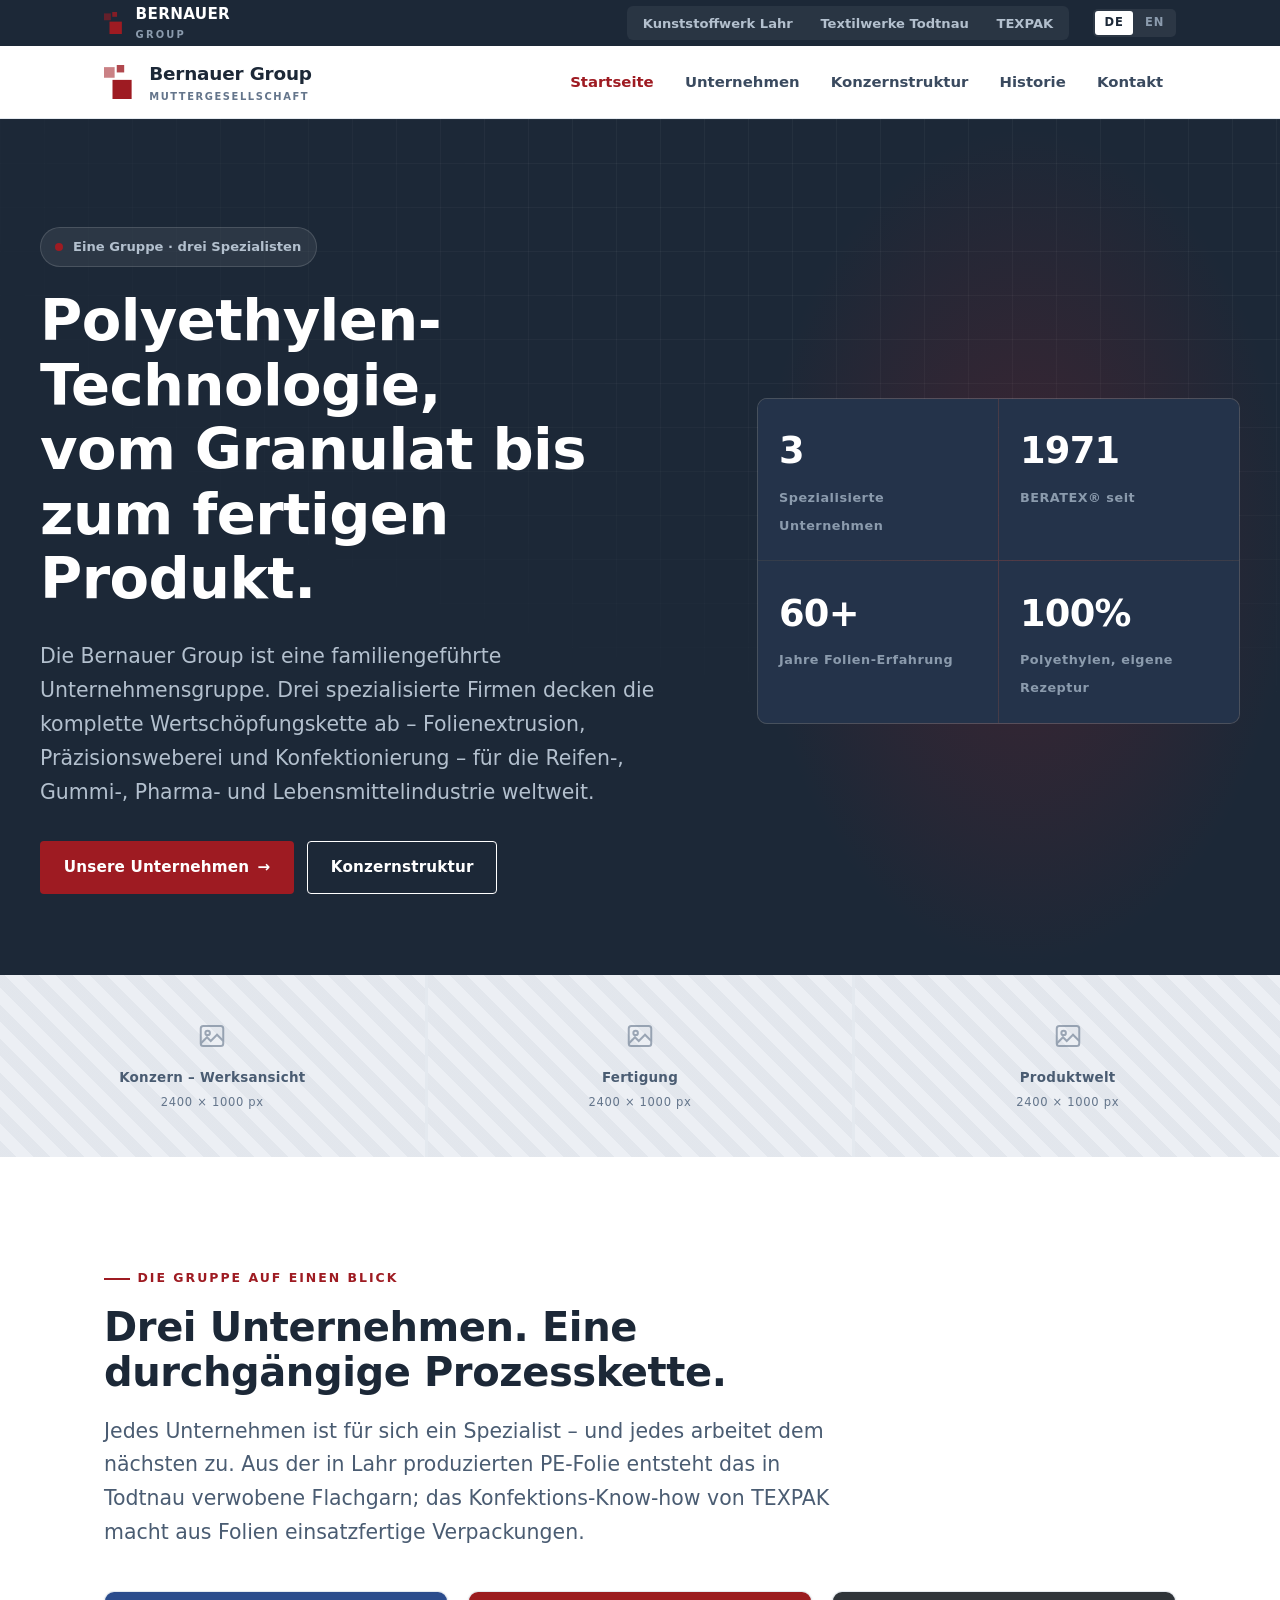
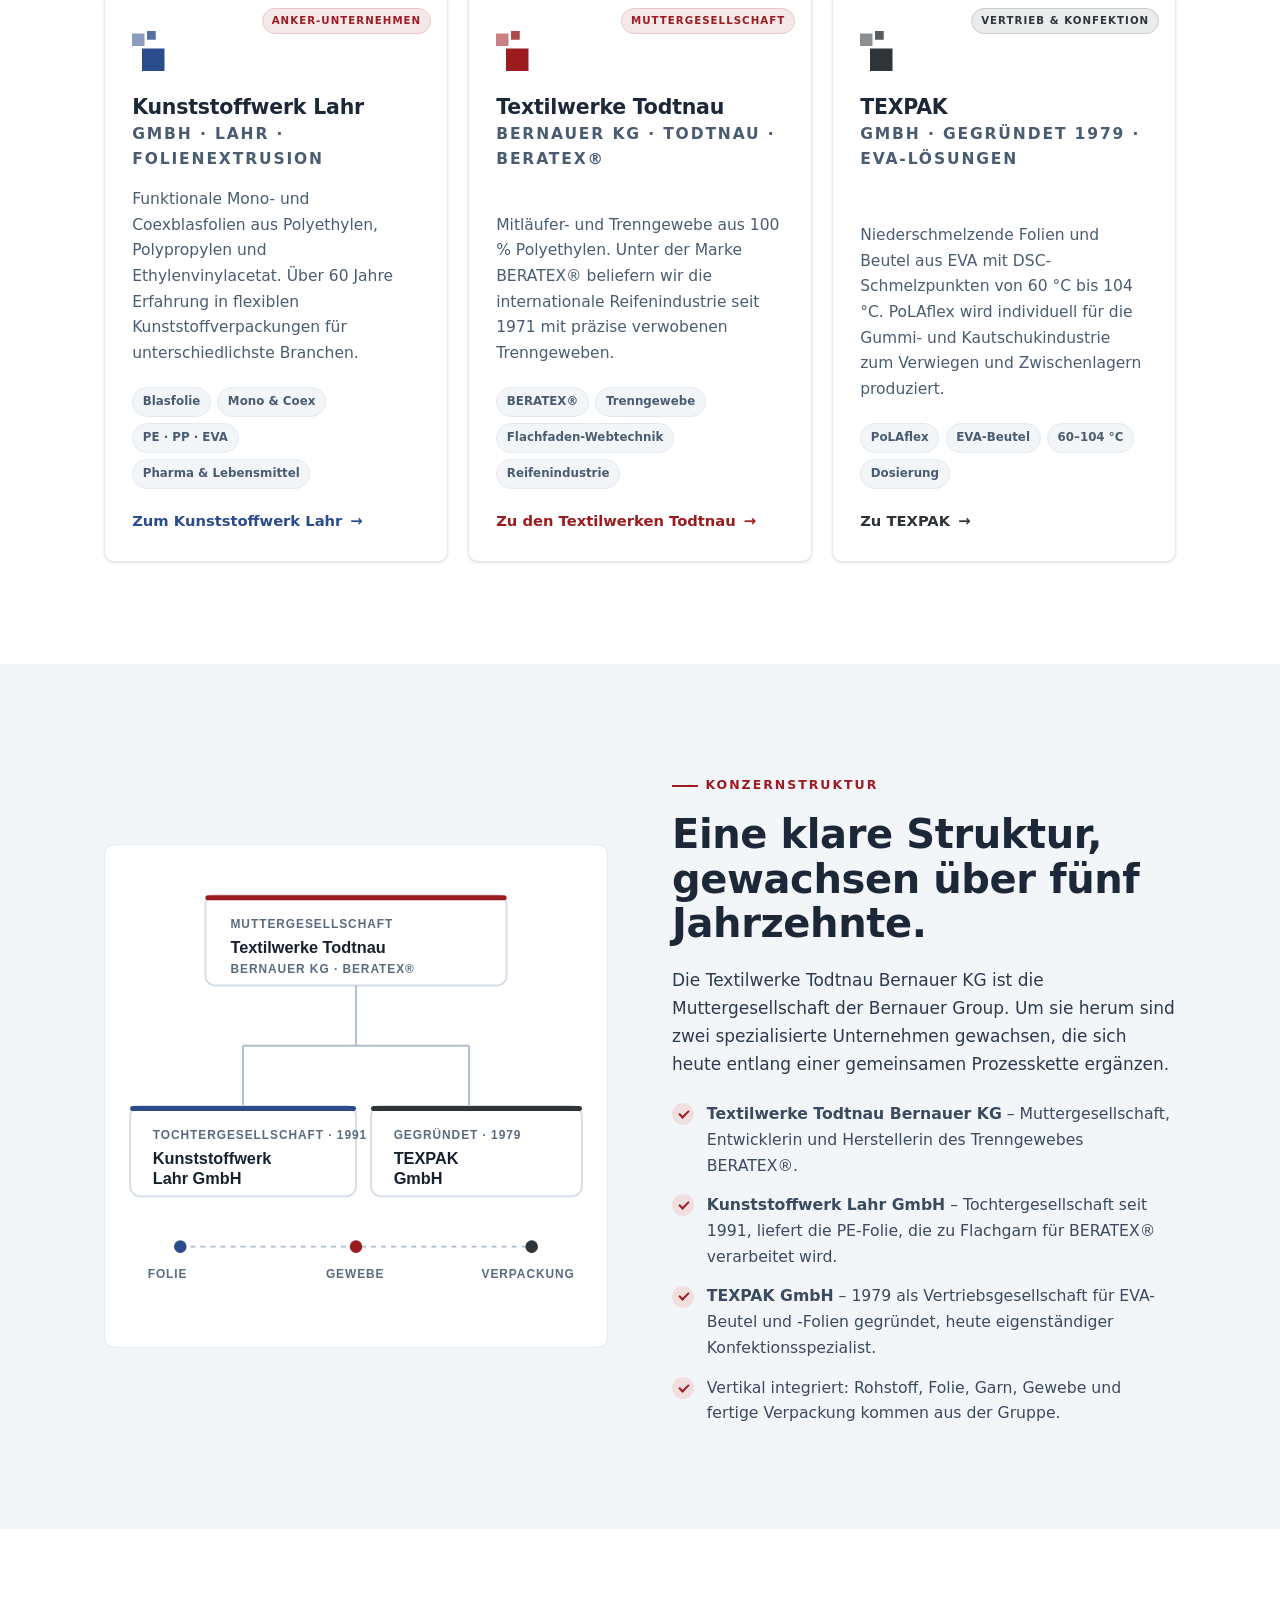
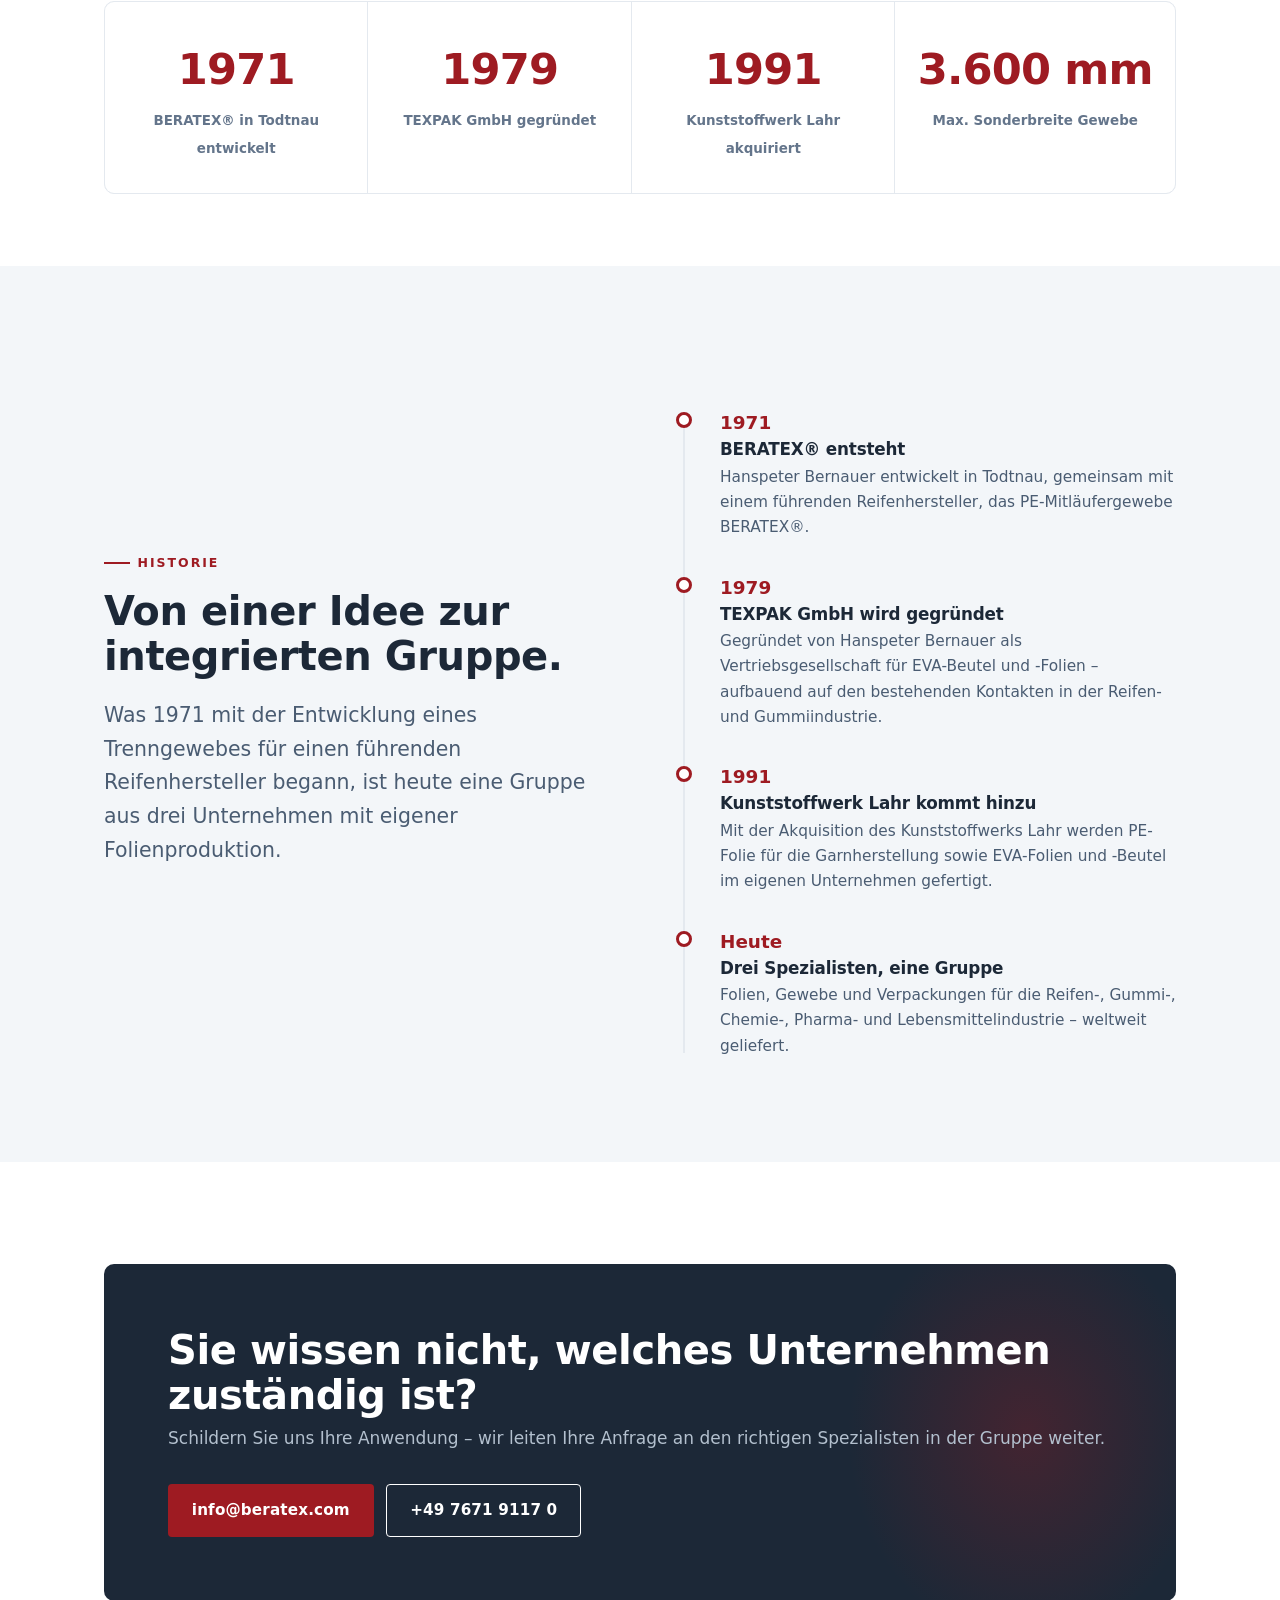
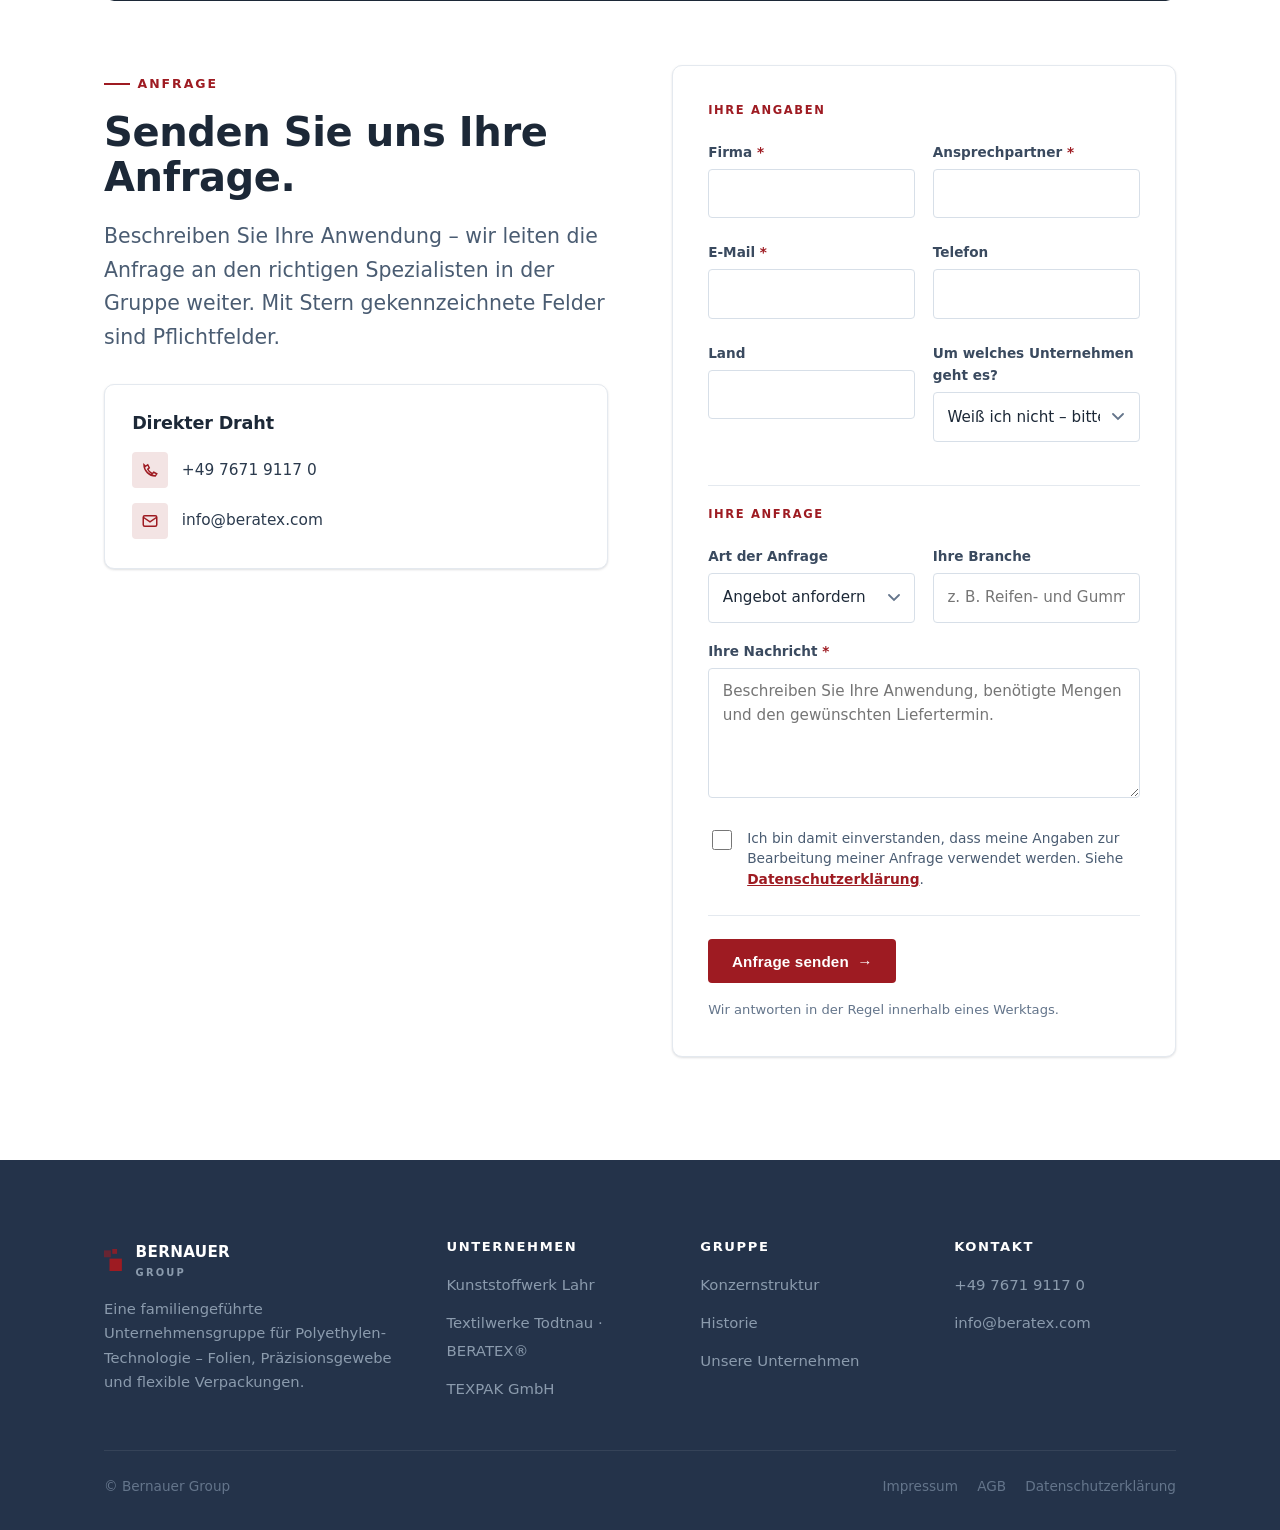
<file: index.html>
<!DOCTYPE html>
<html lang="de">
<head>
<meta charset="utf-8">
<meta name="viewport" content="width=device-width, initial-scale=1">
<title data-en="Bernauer Group — Three specialists in polyethylene technology">Bernauer Group — Drei Spezialisten für Polyethylen-Technologie</title>
<meta name="description"
      content="Die Bernauer Group vereint drei spezialisierte Unternehmen: Kunststoffwerk Lahr (Blasfolien), Textilwerke Todtnau / BERATEX (PE-Trenngewebe) und TEXPAK (niederschmelzende EVA-Folien und -Beutel)."
      data-en="The Bernauer Group unites three specialised companies: Kunststoffwerk Lahr (blown films), Textilwerke Todtnau / BERATEX (PE release fabrics) and TEXPAK (low-melting EVA films and bags).">
<link rel="stylesheet" href="assets/styles.css">
</head>
<body>

<header class="site-header">
  <!-- ── Zeile 1: Konzern-Identität, Sparten-Weiche, Sprache ─────── -->
  <div class="groupbar">
    <div class="container groupbar__inner">
      <a class="groupbar__brand" href="index.html">
        <svg class="mark" viewBox="0 0 32 32" aria-hidden="true"><rect class="m2" x="0" y="2" width="10" height="10"/><rect class="m3" x="12" y="0" width="7" height="7"/><rect x="8" y="14" width="18" height="18"/></svg>
        <span>BERNAUER<small>Group</small></span>
      </a>

      <nav class="switch" aria-label="Unternehmen der Gruppe">
                <a href="kunststoffwerk-lahr.html" data-brand="kwl">Kunststoffwerk Lahr</a>
        <a href="beratex.html" data-brand="beratex">Textilwerke Todtnau</a>
        <a href="texpak.html" data-brand="texpak">TEXPAK</a>
      </nav>

      <div class="langswitch" role="group" aria-label="Sprache / Language">
        <button type="button" data-lang="de" aria-pressed="true">DE</button>
        <button type="button" data-lang="en" aria-pressed="false">EN</button>
      </div>
    </div>
  </div>

  <!-- ── Zeile 2: Seiten-Navigation ──────────────────────────────── -->
  <div class="container navbar__inner">
    <a class="brandlink" href="index.html">
      <svg class="mark" viewBox="0 0 32 32" aria-hidden="true"><rect class="m2" x="0" y="2" width="10" height="10"/><rect class="m3" x="12" y="0" width="7" height="7"/><rect x="8" y="14" width="18" height="18"/></svg>
      <span class="brandlink__name">Bernauer Group<small data-en="Parent company">Muttergesellschaft</small></span>
    </a>

    <button class="nav-toggle" aria-label="Menü öffnen" aria-expanded="false" aria-controls="mainnav">
      <span></span><span></span><span></span>
    </button>

    <nav class="mainnav" id="mainnav" aria-label="Hauptnavigation">
      <div class="mobile-switch">
        <a href="kunststoffwerk-lahr.html">Kunststoffwerk Lahr</a>
        <a href="beratex.html">Textilwerke Todtnau · BERATEX®</a>
        <a href="texpak.html">TEXPAK GmbH</a>
      </div>
      <a href="index.html" class="is-active" data-en="Home">Startseite</a>
      <a href="#companies" data-en="Companies">Unternehmen</a>
      <a href="#structure" data-en="Group structure">Konzernstruktur</a>
      <a href="#history" data-en="History">Historie</a>
      <a href="#contact" data-en="Contact">Kontakt</a>
      <a class="btn btn--primary nav-cta" href="#contact" data-en-html="Request a quote <span class=&quot;arrow&quot;>→</span>">Anfrage stellen <span class="arrow">→</span></a>
    </nav>
  </div>
</header>

<main>

  <!-- ══ HERO ══════════════════════════════════════════════════════ -->
  <section class="hero">
    <div class="container hero__inner">
      <div class="hero__grid">
        <div>
          <span class="hero__badge" data-en-html="<span class=&quot;dot&quot;></span> One group · three specialists"><span class="dot"></span> Eine Gruppe · drei Spezialisten</span>
          <h1 data-en-html="Polyethylene technology,<br>from granulate to finished product.">Polyethylen-Technologie,<br>vom Granulat bis zum fertigen Produkt.</h1>
          <p class="lead" data-en="The Bernauer Group is a family-owned industrial group. Three specialised companies cover the complete value chain — film extrusion, precision weaving and converting — for the tyre, rubber, pharmaceutical and food industries worldwide.">
            Die Bernauer Group ist eine familiengeführte Unternehmensgruppe. Drei
            spezialisierte Firmen decken die komplette Wertschöpfungskette ab –
            Folienextrusion, Präzisionsweberei und Konfektionierung – für die
            Reifen-, Gummi-, Pharma- und Lebensmittelindustrie weltweit.
          </p>
          <div class="hero__actions">
            <a class="btn btn--primary" href="#companies" data-en-html="Explore our companies <span class=&quot;arrow&quot;>→</span>">Unsere Unternehmen <span class="arrow">→</span></a>
            <a class="btn btn--ghost" href="#structure" data-en="Group structure">Konzernstruktur</a>
          </div>
        </div>

        <div class="hero__stats">
          <div class="hero__stat"><b>3</b><span data-en="Specialised companies">Spezialisierte Unternehmen</span></div>
          <div class="hero__stat"><b>1971</b><span data-en="BERATEX® since">BERATEX® seit</span></div>
          <div class="hero__stat"><b>60+</b><span data-en="Years of film expertise">Jahre Folien-Erfahrung</span></div>
          <div class="hero__stat"><b>100%</b><span data-en="Polyethylene, own formulation">Polyethylen, eigene Rezeptur</span></div>
        </div>
      </div>
    </div>
  </section>

  <!-- Bildband: hier die Motive der Sparte einsetzen -->
  <div class="strip">
    <div class="imgph" role="img" aria-label="Platzhalter: Konzern – Werksansicht"><span class="imgph__inner"><svg viewBox="0 0 24 24" fill="none" stroke="currentColor" stroke-width="1.6" aria-hidden="true"><rect x="3" y="4" width="18" height="16" rx="2"/><circle cx="8.5" cy="9.5" r="1.8"/><path d="M21 16l-5-5-5 5-3-3-5 5"/></svg><b>Konzern – Werksansicht</b><small>2400 × 1000 px</small></span></div>
    <div class="imgph" role="img" aria-label="Platzhalter: Fertigung"><span class="imgph__inner"><svg viewBox="0 0 24 24" fill="none" stroke="currentColor" stroke-width="1.6" aria-hidden="true"><rect x="3" y="4" width="18" height="16" rx="2"/><circle cx="8.5" cy="9.5" r="1.8"/><path d="M21 16l-5-5-5 5-3-3-5 5"/></svg><b>Fertigung</b><small>2400 × 1000 px</small></span></div>
    <div class="imgph" role="img" aria-label="Platzhalter: Produktwelt"><span class="imgph__inner"><svg viewBox="0 0 24 24" fill="none" stroke="currentColor" stroke-width="1.6" aria-hidden="true"><rect x="3" y="4" width="18" height="16" rx="2"/><circle cx="8.5" cy="9.5" r="1.8"/><path d="M21 16l-5-5-5 5-3-3-5 5"/></svg><b>Produktwelt</b><small>2400 × 1000 px</small></span></div>
  </div>

  <!-- ══ DIE DREI UNTERNEHMEN — die Weiche als große Karten ════════ -->
  <section class="section" id="companies">
    <div class="container">
      <div style="max-width:70ch">
        <span class="eyebrow" data-en="The group at a glance">Die Gruppe auf einen Blick</span>
        <h2 data-en="Three companies. One integrated process chain.">Drei Unternehmen. Eine durchgängige Prozesskette.</h2>
        <p class="lead" data-en="Each company is a specialist in its own right — and each one feeds the next. PE film produced in Lahr becomes the flat yarn woven in Todtnau; the converting know-how of TEXPAK turns films into ready-to-use packaging.">
          Jedes Unternehmen ist für sich ein Spezialist – und jedes arbeitet dem
          nächsten zu. Aus der in Lahr produzierten PE-Folie entsteht das in
          Todtnau verwobene Flachgarn; das Konfektions-Know-how von TEXPAK macht
          aus Folien einsatzfertige Verpackungen.
        </p>
      </div>

      <div class="divisions" style="margin-top:2.6rem" data-reveal>

        <article class="division" data-brand="kwl">
          <div class="division__top"></div>
          <span class="division__anchor" data-en="Anchor company">Anker-Unternehmen</span>
          <div class="division__body">
            <div class="division__mark">
              <svg class="mark" viewBox="0 0 32 32" aria-hidden="true"><rect class="m2" x="0" y="2" width="10" height="10"/><rect class="m3" x="12" y="0" width="7" height="7"/><rect x="8" y="14" width="18" height="18"/></svg>
            </div>
            <h3>Kunststoffwerk Lahr</h3>
            <p class="division__role" data-en="GmbH · Lahr · Film extrusion">GmbH · Lahr · Folienextrusion</p>
            <p data-en="Functional mono- and coex blown films made from polyethylene, polypropylene and EVA. More than 60 years of expertise in flexible plastic packaging for a wide range of industries.">
              Funktionale Mono- und Coexblasfolien aus Polyethylen, Polypropylen
              und Ethylenvinylacetat. Über 60 Jahre Erfahrung in flexiblen
              Kunststoffverpackungen für unterschiedlichste Branchen.
            </p>
            <div class="division__tags">
              <span data-en="Blown film">Blasfolie</span><span data-en="Mono &amp; coex">Mono &amp; Coex</span><span>PE · PP · EVA</span><span data-en="Pharma &amp; food">Pharma &amp; Lebensmittel</span>
            </div>
            <a class="division__link" href="kunststoffwerk-lahr.html" data-en-html="Visit Kunststoffwerk Lahr <span class=&quot;arrow&quot;>→</span>">Zum Kunststoffwerk Lahr <span class="arrow">→</span></a>
          </div>
        </article>

        <article class="division" data-brand="beratex">
          <div class="division__top"></div>
          <span class="division__anchor" style="--brand:var(--beratex)" data-en="Parent company">Muttergesellschaft</span>
          <div class="division__body">
            <div class="division__mark">
              <svg class="mark" viewBox="0 0 32 32" aria-hidden="true"><rect class="m2" x="0" y="2" width="10" height="10"/><rect class="m3" x="12" y="0" width="7" height="7"/><rect x="8" y="14" width="18" height="18"/></svg>
            </div>
            <h3>Textilwerke Todtnau</h3>
            <p class="division__role">Bernauer KG · Todtnau · BERATEX®</p>
            <p data-en="Release fabrics and liners woven from 100% polyethylene. Under the BERATEX® brand we have supplied the international tyre industry with precision-woven separating fabrics since 1971.">
              Mitläufer- und Trenngewebe aus 100 % Polyethylen. Unter der Marke
              BERATEX® beliefern wir die internationale Reifenindustrie seit 1971
              mit präzise verwobenen Trenngeweben.
            </p>
            <div class="division__tags">
              <span>BERATEX®</span><span data-en="Release fabric">Trenngewebe</span><span data-en="Flat-yarn weaving">Flachfaden-Webtechnik</span><span data-en="Tyre industry">Reifenindustrie</span>
            </div>
            <a class="division__link" href="beratex.html" data-en-html="Visit Textilwerke Todtnau <span class=&quot;arrow&quot;>→</span>">Zu den Textilwerken Todtnau <span class="arrow">→</span></a>
          </div>
        </article>

        <article class="division" data-brand="texpak">
          <div class="division__top"></div>
          <span class="division__anchor" style="--brand:var(--texpak)" data-en="Sales &amp; converting">Vertrieb &amp; Konfektion</span>
          <div class="division__body">
            <div class="division__mark">
              <svg class="mark" viewBox="0 0 32 32" aria-hidden="true"><rect class="m2" x="0" y="2" width="10" height="10"/><rect class="m3" x="12" y="0" width="7" height="7"/><rect x="8" y="14" width="18" height="18"/></svg>
            </div>
            <h3>TEXPAK</h3>
            <p class="division__role" data-en="GmbH · Founded 1979 · EVA solutions">GmbH · gegründet 1979 · EVA-Lösungen</p>
            <p data-en="Low-melting films and bags made from EVA with DSC melting points from 60 °C to 104 °C. PoLAflex is produced individually for the rubber and chemical industry for weighing and interim storage.">
              Niederschmelzende Folien und Beutel aus EVA mit DSC-Schmelzpunkten
              von 60 °C bis 104 °C. PoLAflex wird individuell für die Gummi- und
              Kautschukindustrie zum Verwiegen und Zwischenlagern produziert.
            </p>
            <div class="division__tags">
              <span>PoLAflex</span><span data-en="EVA bags">EVA-Beutel</span><span>60–104 °C</span><span data-en="Dosing">Dosierung</span>
            </div>
            <a class="division__link" href="texpak.html" data-en-html="Visit TEXPAK <span class=&quot;arrow&quot;>→</span>">Zu TEXPAK <span class="arrow">→</span></a>
          </div>
        </article>

      </div>
    </div>
  </section>

  <!-- ══ KONZERNSTRUKTUR ═══════════════════════════════════════════ -->
  <section class="section bg-paper" id="structure">
    <div class="container">
      <div class="split">
        <div class="split__media">
          <div class="figure" style="aspect-ratio:1/1;background:#fff">
            <svg viewBox="0 0 400 400" role="img" aria-label="Organigramm der Bernauer Group: Textilwerke Todtnau als Muttergesellschaft mit Kunststoffwerk Lahr und TEXPAK">
              <defs>
                <style>
                  .box  { fill:#fff; stroke:#d5dee8; stroke-width:1.5; }
                  .lbl  { font:700 13px 'Helvetica Neue',Arial,sans-serif; fill:#16202e; }
                  .sub  { font:600 9.5px 'Helvetica Neue',Arial,sans-serif; fill:#5a6b80; letter-spacing:.08em; }
                  .conn { stroke:#aebccd; stroke-width:1.5; fill:none; }
                </style>
              </defs>

              <rect class="box" x="80" y="40" width="240" height="72" rx="8" stroke="#9b1c1f"/>
              <rect x="80" y="40" width="240" height="4" rx="2" fill="#9b1c1f"/>
              <text class="sub" x="100" y="66" data-en="PARENT COMPANY">MUTTERGESELLSCHAFT</text>
              <text class="lbl" x="100" y="86">Textilwerke Todtnau</text>
              <text class="sub" x="100" y="102">BERNAUER KG · BERATEX®</text>

              <path class="conn" d="M200 112 V 160"/>
              <path class="conn" d="M110 160 H 290"/>
              <path class="conn" d="M110 160 V 208"/>
              <path class="conn" d="M290 160 V 208"/>

              <rect class="box" x="20" y="208" width="180" height="72" rx="8" stroke="#2b4c8c"/>
              <rect x="20" y="208" width="180" height="4" rx="2" fill="#2b4c8c"/>
              <text class="sub" x="38" y="234" data-en="SUBSIDIARY · 1991">TOCHTERGESELLSCHAFT · 1991</text>
              <text class="lbl" x="38" y="254">Kunststoffwerk</text>
              <text class="lbl" x="38" y="270">Lahr GmbH</text>

              <rect class="box" x="212" y="208" width="168" height="72" rx="8" stroke="#2f3439"/>
              <rect x="212" y="208" width="168" height="4" rx="2" fill="#2f3439"/>
              <text class="sub" x="230" y="234" data-en="FOUNDED · 1979">GEGRÜNDET · 1979</text>
              <text class="lbl" x="230" y="254">TEXPAK</text>
              <text class="lbl" x="230" y="270">GmbH</text>

              <path class="conn" d="M60 320 H 340" stroke="#d5dee8" stroke-dasharray="4 4"/>
              <circle cx="60"  cy="320" r="5" fill="#2b4c8c"/>
              <circle cx="200" cy="320" r="5" fill="#9b1c1f"/>
              <circle cx="340" cy="320" r="5" fill="#2f3439"/>
              <text class="sub" x="34"  y="345" data-en="FILM">FOLIE</text>
              <text class="sub" x="176" y="345" data-en="FABRIC">GEWEBE</text>
              <text class="sub" x="300" y="345" data-en="PACKAGING">VERPACKUNG</text>
            </svg>
          </div>
        </div>

        <div>
          <span class="eyebrow" data-en="Group structure">Konzernstruktur</span>
          <h2 data-en="A clear structure, grown over five decades.">Eine klare Struktur, gewachsen über fünf Jahrzehnte.</h2>
          <p data-en="Textilwerke Todtnau Bernauer KG is the parent company of the Bernauer Group. Around it, two specialised companies have grown that today complement each other along a single process chain.">
            Die Textilwerke Todtnau Bernauer KG ist die Muttergesellschaft der
            Bernauer Group. Um sie herum sind zwei spezialisierte Unternehmen
            gewachsen, die sich heute entlang einer gemeinsamen Prozesskette
            ergänzen.
          </p>
          <ul class="checklist">
            <li><span data-en-html="<strong>Textilwerke Todtnau Bernauer KG</strong> — parent company, developer and manufacturer of the BERATEX® release fabric."><strong>Textilwerke Todtnau Bernauer KG</strong> – Muttergesellschaft, Entwicklerin und Herstellerin des Trenngewebes BERATEX®.</span></li>
            <li><span data-en-html="<strong>Kunststoffwerk Lahr GmbH</strong> — subsidiary since 1991, supplies the PE film that is processed into flat yarn for BERATEX®."><strong>Kunststoffwerk Lahr GmbH</strong> – Tochtergesellschaft seit 1991, liefert die PE-Folie, die zu Flachgarn für BERATEX® verarbeitet wird.</span></li>
            <li><span data-en-html="<strong>TEXPAK GmbH</strong> — founded in 1979 as the sales company for EVA bags and films, today a converting specialist in its own right."><strong>TEXPAK GmbH</strong> – 1979 als Vertriebsgesellschaft für EVA-Beutel und -Folien gegründet, heute eigenständiger Konfektionsspezialist.</span></li>
            <li><span data-en="Vertically integrated: raw material, film, yarn, fabric and finished packaging come from within the group.">Vertikal integriert: Rohstoff, Folie, Garn, Gewebe und fertige Verpackung kommen aus der Gruppe.</span></li>
          </ul>
        </div>
      </div>
    </div>
  </section>

  <!-- ══ KENNZAHLEN ════════════════════════════════════════════════ -->
  <section class="section--tight section">
    <div class="container">
      <div class="stats" data-reveal>
        <div class="stat"><b>1971</b><span data-en="BERATEX® developed in Todtnau">BERATEX® in Todtnau entwickelt</span></div>
        <div class="stat"><b>1979</b><span data-en="TEXPAK GmbH founded">TEXPAK GmbH gegründet</span></div>
        <div class="stat"><b>1991</b><span data-en="Kunststoffwerk Lahr acquired">Kunststoffwerk Lahr akquiriert</span></div>
        <div class="stat"><b>3.600&nbsp;mm</b><span data-en="Max. special fabric width">Max. Sonderbreite Gewebe</span></div>
      </div>
    </div>
  </section>

  <!-- ══ HISTORIE ══════════════════════════════════════════════════ -->
  <section class="section bg-paper" id="history">
    <div class="container">
      <div class="split">
        <div>
          <span class="eyebrow" data-en="History">Historie</span>
          <h2 data-en="From a single idea to an integrated group.">Von einer Idee zur integrierten Gruppe.</h2>
          <p class="lead" data-en="What began in 1971 with the development of a separating fabric for a leading tyre manufacturer is today a group of three companies with its own film production.">
            Was 1971 mit der Entwicklung eines Trenngewebes für einen führenden
            Reifenhersteller begann, ist heute eine Gruppe aus drei Unternehmen
            mit eigener Folienproduktion.
          </p>
        </div>
        <div>
          <div class="timeline">
            <div class="tl">
              <b>1971</b>
              <h3 data-en="BERATEX® is created">BERATEX® entsteht</h3>
              <p data-en="Hanspeter Bernauer develops the BERATEX® PE release fabric in Todtnau, together with a leading tyre manufacturer.">Hanspeter Bernauer entwickelt in Todtnau, gemeinsam mit einem führenden Reifenhersteller, das PE-Mitläufergewebe BERATEX®.</p>
            </div>
            <div class="tl">
              <b>1979</b>
              <h3 data-en="TEXPAK GmbH is founded">TEXPAK GmbH wird gegründet</h3>
              <p data-en="Founded by Hanspeter Bernauer as a sales company for EVA bags and films, building on established contacts in the tyre and rubber industry.">Gegründet von Hanspeter Bernauer als Vertriebsgesellschaft für EVA-Beutel und -Folien – aufbauend auf den bestehenden Kontakten in der Reifen- und Gummiindustrie.</p>
            </div>
            <div class="tl">
              <b>1991</b>
              <h3 data-en="Kunststoffwerk Lahr joins the group">Kunststoffwerk Lahr kommt hinzu</h3>
              <p data-en="With the acquisition of Kunststoffwerk Lahr, PE film for yarn production — and EVA films and bags — are manufactured in-house.">Mit der Akquisition des Kunststoffwerks Lahr werden PE-Folie für die Garnherstellung sowie EVA-Folien und -Beutel im eigenen Unternehmen gefertigt.</p>
            </div>
            <div class="tl">
              <b data-en="Today">Heute</b>
              <h3 data-en="Three specialists, one group">Drei Spezialisten, eine Gruppe</h3>
              <p data-en="Films, fabrics and packaging for the tyre, rubber, chemical, pharmaceutical and food industries — supplied worldwide.">Folien, Gewebe und Verpackungen für die Reifen-, Gummi-, Chemie-, Pharma- und Lebensmittelindustrie – weltweit geliefert.</p>
            </div>
          </div>
        </div>
      </div>
    </div>
  </section>

  <!-- ══ CTA ═══════════════════════════════════════════════════════ -->
  <section class="section" id="contact">
    <div class="container">
      <div class="cta">
        <div class="cta__inner">
          <div>
            <h2 data-en="Not sure which company you need?">Sie wissen nicht, welches Unternehmen zuständig ist?</h2>
            <p data-en="Tell us about your application — we will route your enquiry to the right specialist within the group.">Schildern Sie uns Ihre Anwendung – wir leiten Ihre Anfrage an den richtigen Spezialisten in der Gruppe weiter.</p>
          </div>
          <div style="display:flex;gap:.8rem;flex-wrap:wrap">
            <a class="btn btn--primary" href="mailto:info@beratex.com">info@beratex.com</a>
            <a class="btn btn--ghost" href="tel:+4976719117">+49 7671 9117 0</a>
          </div>
        </div>
      </div>

      <!-- Kontaktformular -->
      <div class="split" style="margin-top:clamp(2.5rem,5vw,4rem);align-items:start">
        <div>
          <span class="eyebrow" data-en="Enquiry">Anfrage</span>
          <h2 data-en="Send us your enquiry.">Senden Sie uns Ihre Anfrage.</h2>
          <p class="lead" data-en="Describe your application and we will route the enquiry to the right specialist within the group. Fields marked with an asterisk are required.">
            Beschreiben Sie Ihre Anwendung – wir leiten die Anfrage an den
            richtigen Spezialisten in der Gruppe weiter. Mit Stern
            gekennzeichnete Felder sind Pflichtfelder.
          </p>

          <div class="contact-card" style="margin-top:1.8rem">
            <h3 data-en="Direct contact">Direkter Draht</h3>
            <ul class="contact-list">
              <li>
                <span class="ico" aria-hidden="true"><svg viewBox="0 0 24 24" fill="none" stroke="currentColor" stroke-width="2"><path d="M4 5c0 8 7 15 15 15l2-3-4-2-2 2a13 13 0 01-6-6l2-2-2-4-3 2z"/></svg></span>
                <a href="tel:+4976719117">+49 7671 9117 0</a>
              </li>
              <li>
                <span class="ico" aria-hidden="true"><svg viewBox="0 0 24 24" fill="none" stroke="currentColor" stroke-width="2"><rect x="3" y="5" width="18" height="14" rx="2"/><path d="M3 7l9 6 9-6"/></svg></span>
                <a href="mailto:info@beratex.com">info@beratex.com</a>
              </li>
            </ul>
          </div>
        </div>

        <form class="form" data-subject="Anfrage über die Website der Bernauer Group"
              data-to="info@beratex.com" novalidate>
          <div class="form__grid">
            <p class="form__legend" data-en="Your details">Ihre Angaben</p>

            <div class="field">
              <label class="req" for="g-company" data-en="Company">Firma</label>
              <input id="g-company" name="Firma" type="text" autocomplete="organization" required>
              <p class="field__err" data-err></p>
            </div>
            <div class="field">
              <label class="req" for="g-name" data-en="Contact person">Ansprechpartner</label>
              <input id="g-name" name="Ansprechpartner" type="text" autocomplete="name" required>
              <p class="field__err" data-err></p>
            </div>
            <div class="field">
              <label class="req" for="g-mail" data-en="Email">E-Mail</label>
              <input id="g-mail" name="E-Mail" type="email" autocomplete="email" required>
              <p class="field__err" data-err></p>
            </div>
            <div class="field">
              <label for="g-phone" data-en="Phone">Telefon</label>
              <input id="g-phone" name="Telefon" type="tel" autocomplete="tel">
            </div>
            <div class="field">
              <label for="g-country" data-en="Country">Land</label>
              <input id="g-country" name="Land" type="text" autocomplete="country-name">
            </div>
            <div class="field">
              <label for="g-division" data-en="Which company is this about?">Um welches Unternehmen geht es?</label>
              <select id="g-division" name="Unternehmen">
                <option value="" data-en="Not sure — please advise">Weiß ich nicht – bitte beraten</option>
                <option data-en="Kunststoffwerk Lahr – blown films">Kunststoffwerk Lahr – Blasfolien</option>
                <option data-en="Textilwerke Todtnau – BERATEX® fabrics">Textilwerke Todtnau – BERATEX® Gewebe</option>
                <option data-en="TEXPAK – EVA films &amp; bags">TEXPAK – EVA-Folien &amp; -Beutel</option>
              </select>
            </div>

            <p class="form__legend" data-en="Your enquiry">Ihre Anfrage</p>

            <div class="field">
              <label for="g-type" data-en="Type of enquiry">Art der Anfrage</label>
              <select id="g-type" name="Art der Anfrage">
                <option data-en="Request a quote">Angebot anfordern</option>
                <option data-en="Request a sample">Muster anfordern</option>
                <option data-en="Technical consultation">Technische Beratung</option>
                <option data-en="Repeat order">Nachbestellung</option>
                <option data-en="Other">Sonstiges</option>
              </select>
            </div>
            <div class="field">
              <label for="g-industry" data-en="Your industry">Ihre Branche</label>
              <input id="g-industry" name="Branche" type="text"
                     placeholder="z. B. Reifen- und Gummiindustrie"
                     data-en-placeholder="e.g. tyre and rubber industry">
            </div>

            <div class="field field--wide">
              <label class="req" for="g-msg" data-en="Your message">Ihre Nachricht</label>
              <textarea id="g-msg" name="Nachricht" required
                        placeholder="Beschreiben Sie Ihre Anwendung, benötigte Mengen und den gewünschten Liefertermin."
                        data-en-placeholder="Describe your application, the quantities you need and your target delivery date."></textarea>
              <p class="field__err" data-err></p>
            </div>

            <div class="consent">
              <input id="g-consent" name="Einwilligung" type="checkbox" required>
              <label for="g-consent" data-en-html="I agree that my details may be used to process my enquiry. See the <a href=&quot;datenschutz.html&quot;>privacy policy</a>.">
                Ich bin damit einverstanden, dass meine Angaben zur Bearbeitung
                meiner Anfrage verwendet werden. Siehe
                <a href="datenschutz.html">Datenschutzerklärung</a>.
              </label>
              <p class="field__err" data-err></p>
            </div>

            <p class="form__status" role="status" aria-live="polite"></p>
          </div>

          <div class="form__actions">
            <button class="btn btn--primary" type="submit" data-en-html="Send enquiry <span class=&quot;arrow&quot;>→</span>">Anfrage senden <span class="arrow">→</span></button>
            <p class="form__note" data-en="We usually reply within one working day.">Wir antworten in der Regel innerhalb eines Werktags.</p>
          </div>
        </form>
      </div>
    </div>
  </section>

</main>

<footer class="site-footer">
  <div class="container">
    <div class="footer__grid footer">
      <div class="footer__brand">
        <span class="groupbar__brand">
          <svg class="mark" viewBox="0 0 32 32" aria-hidden="true"><rect class="m2" x="0" y="2" width="10" height="10"/><rect class="m3" x="12" y="0" width="7" height="7"/><rect x="8" y="14" width="18" height="18"/></svg>
          <span>BERNAUER<small>Group</small></span>
        </span>
        <p data-en="A family-owned industrial group specialising in polyethylene technology — films, precision-woven fabrics and flexible packaging.">Eine familiengeführte Unternehmensgruppe für Polyethylen-Technologie – Folien, Präzisionsgewebe und flexible Verpackungen.</p>
      </div>

      <div>
        <h4 data-en="Companies">Unternehmen</h4>
        <ul>
          <li><a href="kunststoffwerk-lahr.html">Kunststoffwerk Lahr</a></li>
          <li><a href="beratex.html">Textilwerke Todtnau · BERATEX®</a></li>
          <li><a href="texpak.html">TEXPAK GmbH</a></li>
        </ul>
      </div>

      <div>
        <h4 data-en="Group">Gruppe</h4>
        <ul>
          <li><a href="#structure" data-en="Group structure">Konzernstruktur</a></li>
          <li><a href="#history" data-en="History">Historie</a></li>
          <li><a href="#companies" data-en="Our companies">Unsere Unternehmen</a></li>
        </ul>
      </div>

      <div>
        <h4 data-en="Contact">Kontakt</h4>
        <ul>
          <li><a href="tel:+4976719117">+49 7671 9117 0</a></li>
          <li><a href="mailto:info@beratex.com">info@beratex.com</a></li>
        </ul>
      </div>
    </div>

    <div class="footer__bottom">
      <span>© Bernauer Group</span>
      <nav>
        <a href="impressum.html" data-en="Imprint">Impressum</a>
        <a href="agb.html" data-en="Terms &amp; Conditions">AGB</a>
        <a href="datenschutz.html" data-en="Privacy Policy">Datenschutzerklärung</a>
        
      </nav>
    </div>
  </div>
</footer>

<script src="assets/app.js"></script>
</body>
</html>
</file>
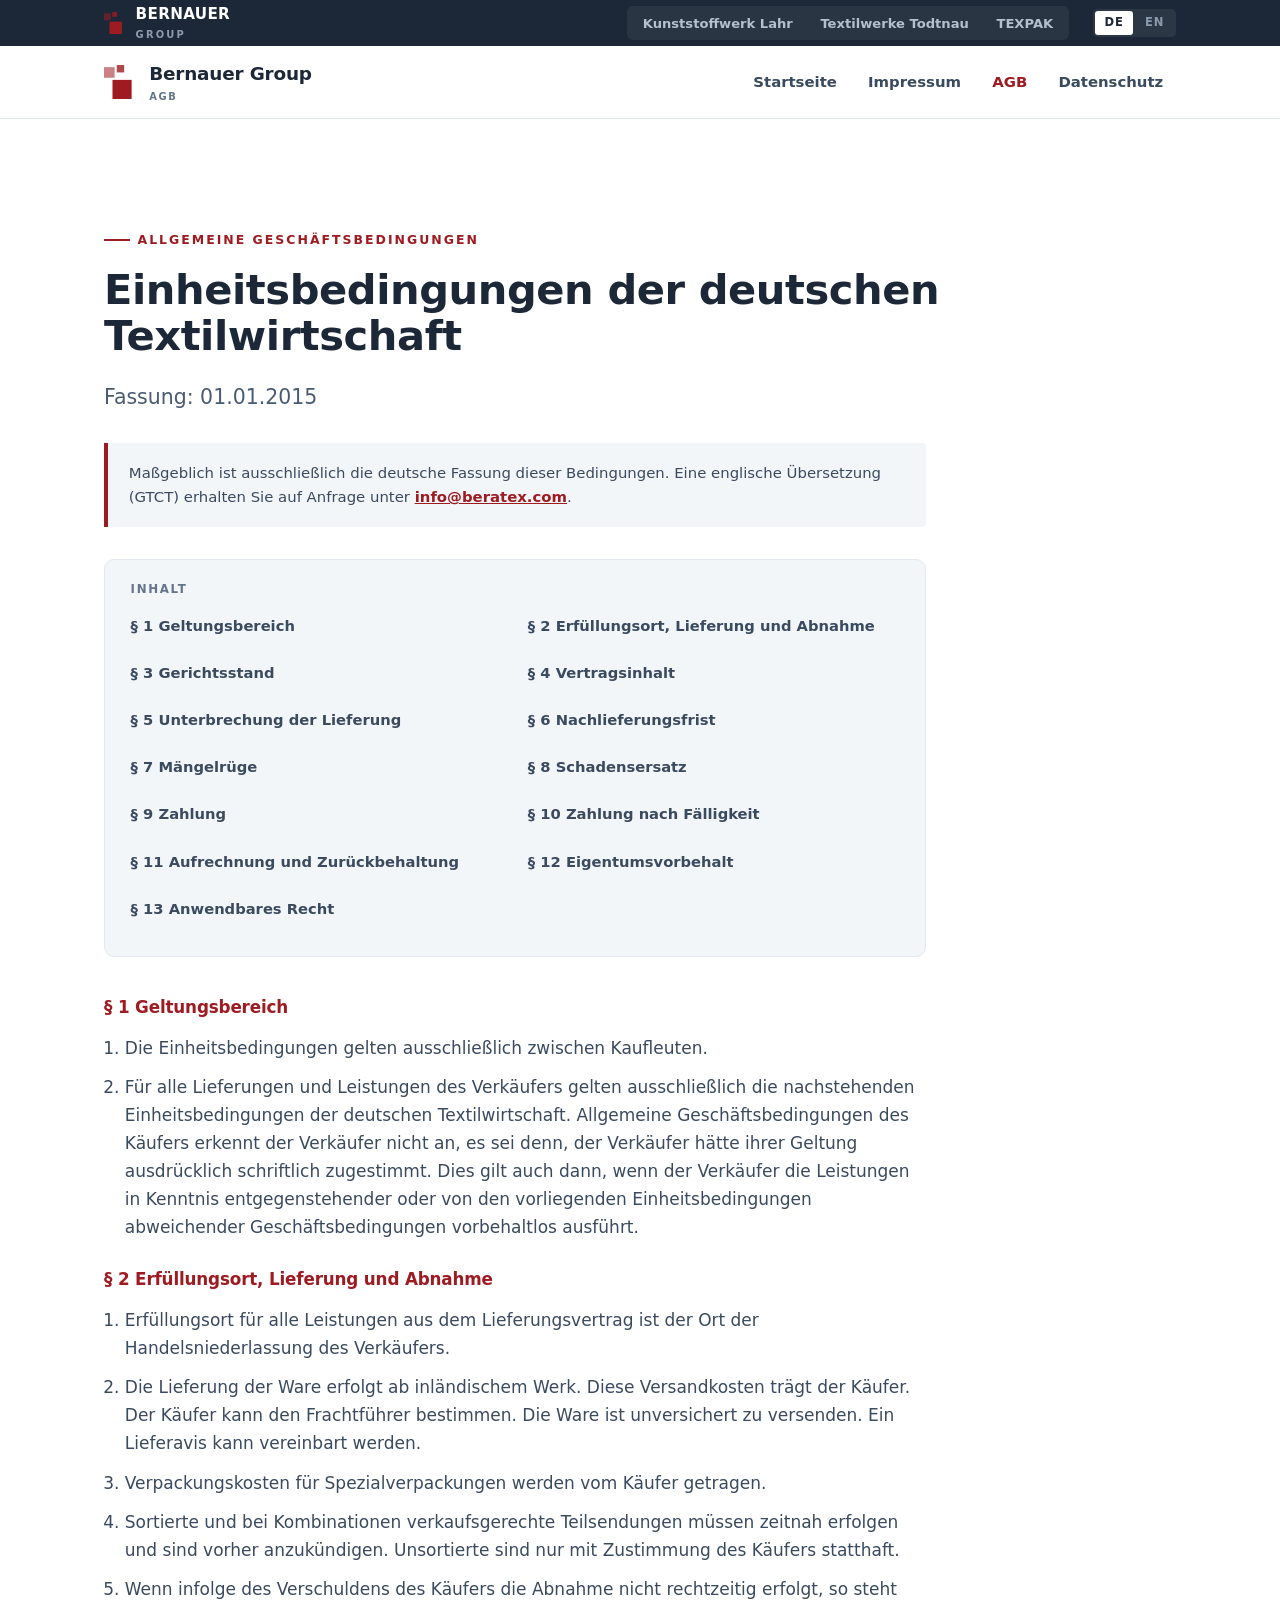
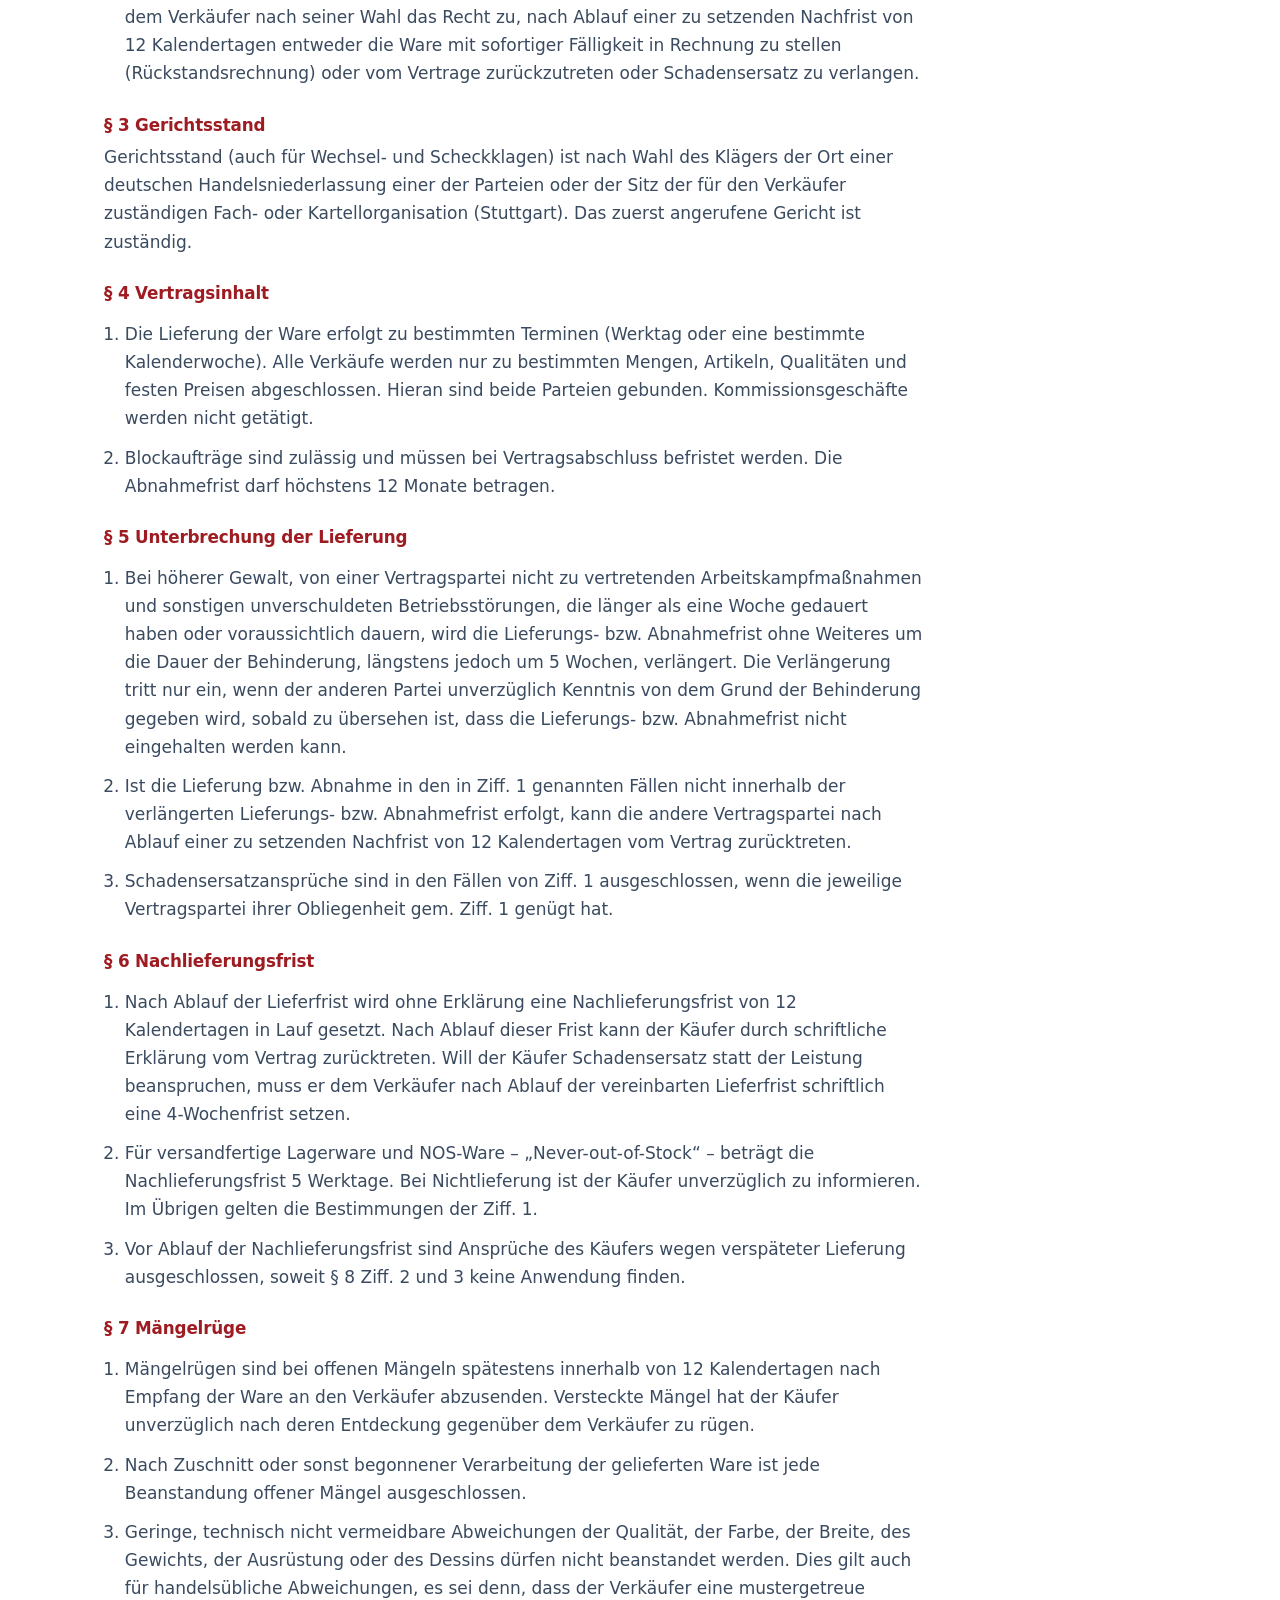
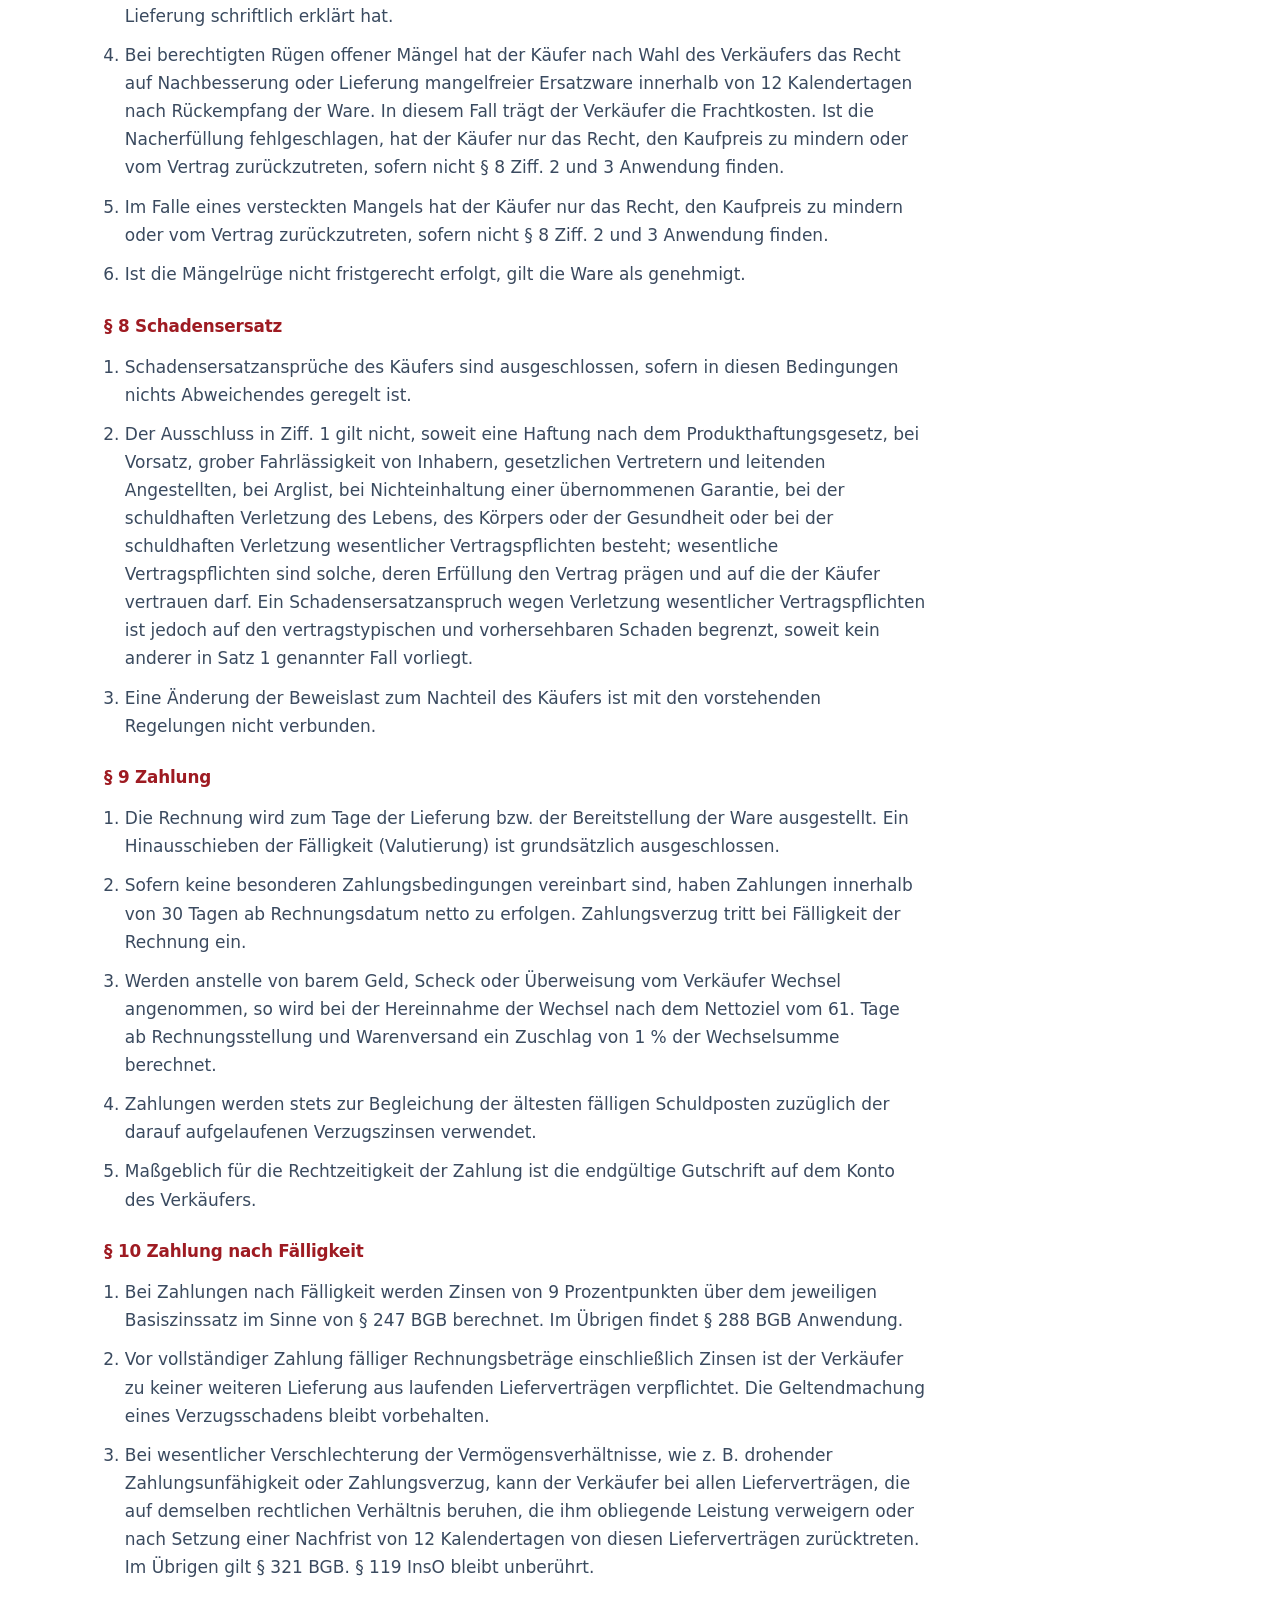
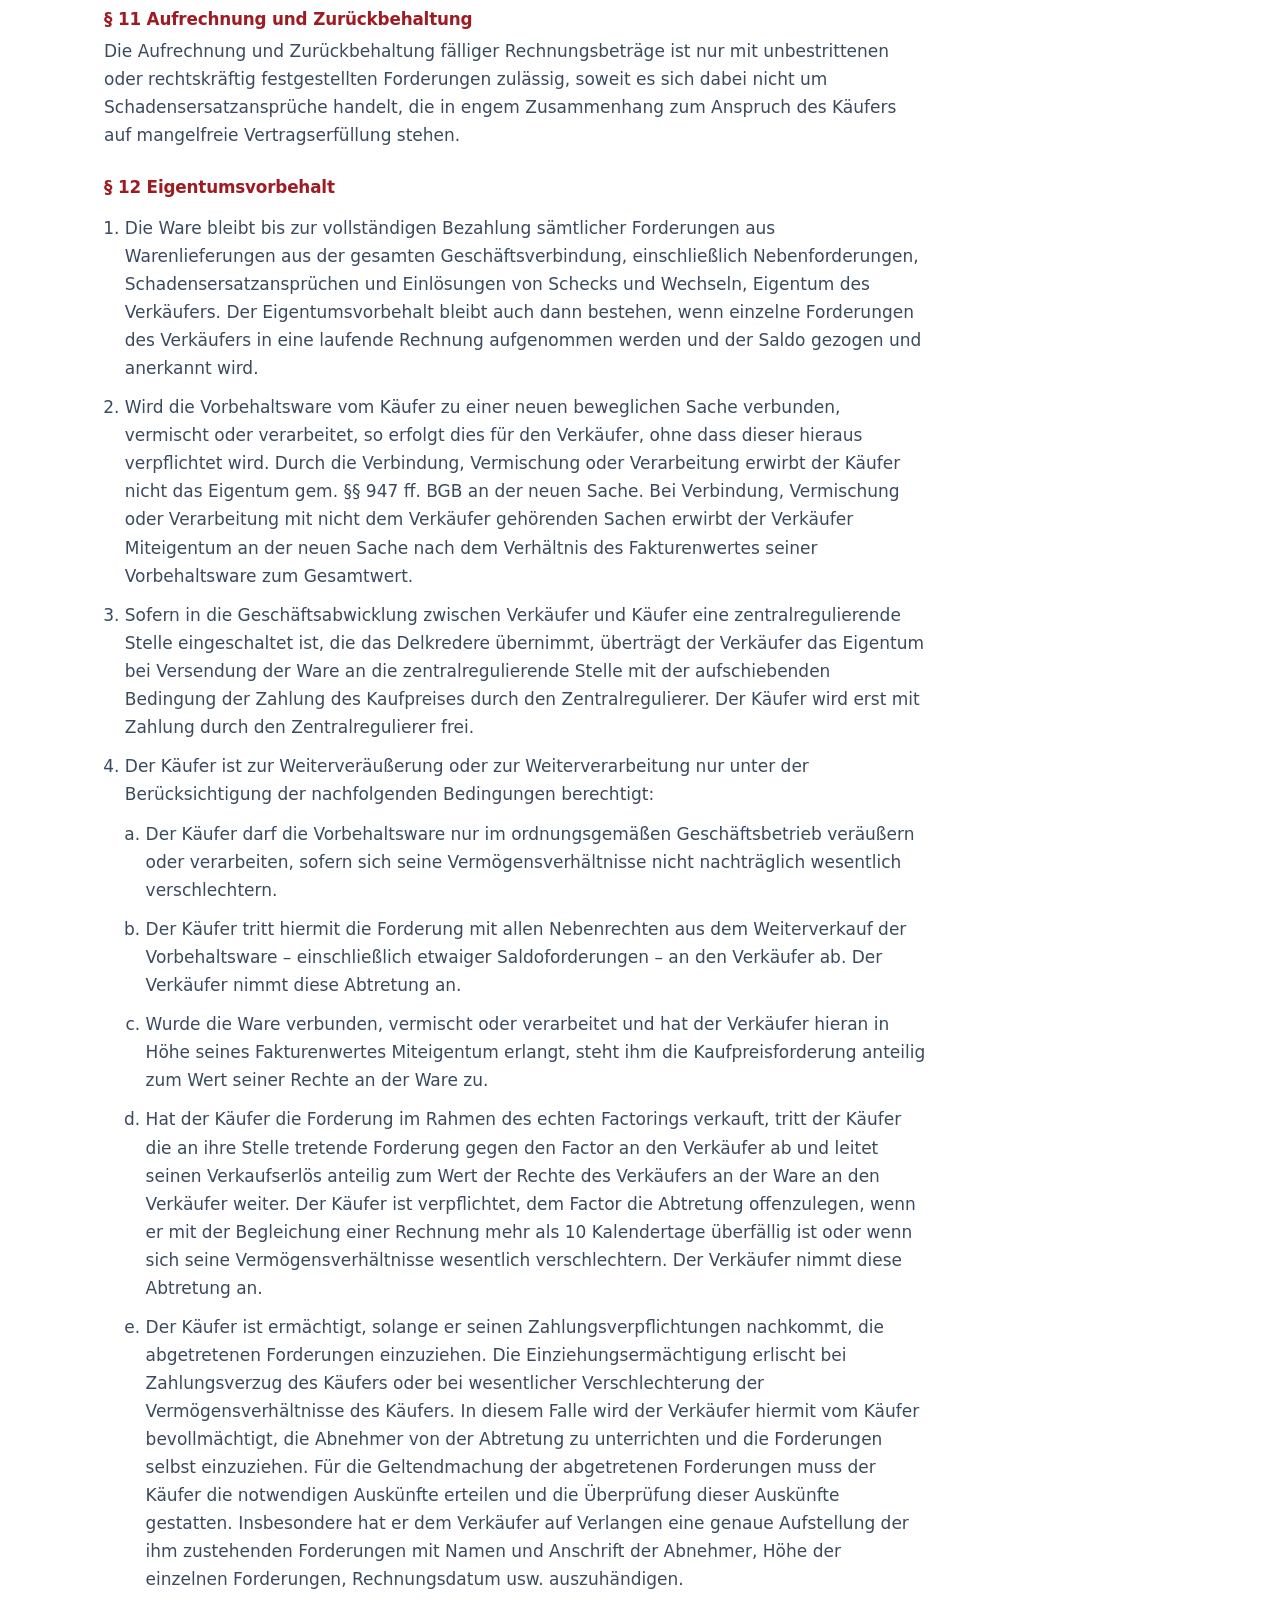
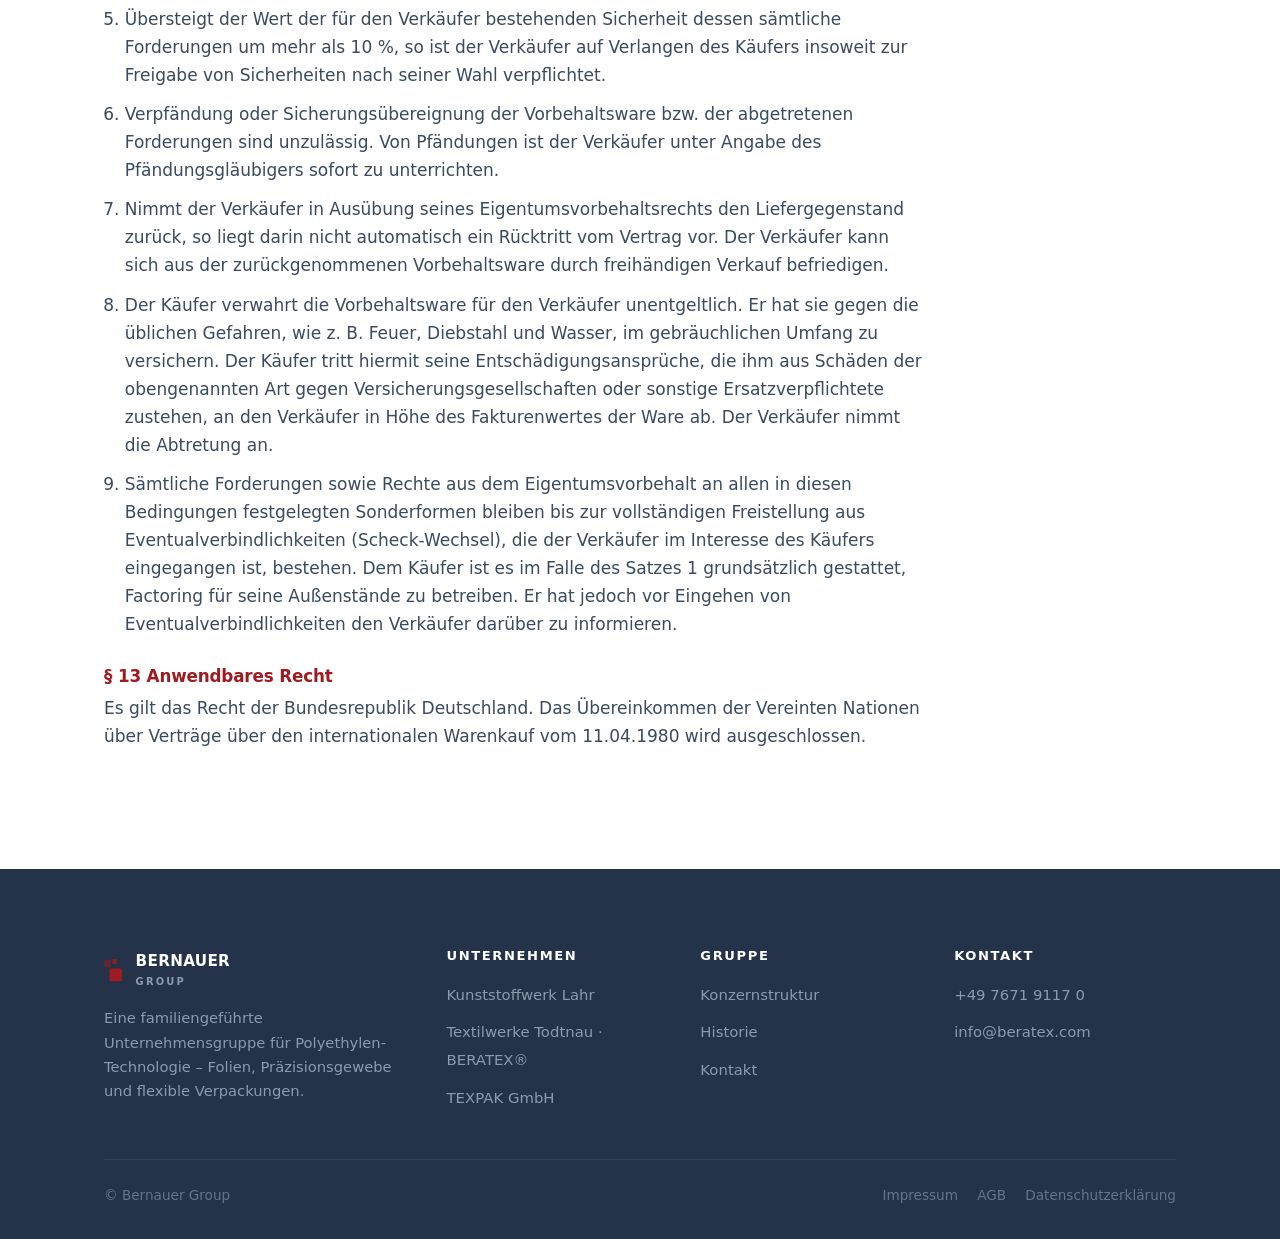
<file: agb.html>
<!DOCTYPE html>
<html lang="de">
<head>
<meta charset="utf-8">
<meta name="viewport" content="width=device-width, initial-scale=1">
<title data-en="Terms &amp; Conditions | Bernauer Group">AGB | Bernauer Group</title>
<meta name="description"
      content="Einheitsbedingungen der deutschen Textilwirtschaft, Fassung 01.01.2015 – Allgemeine Geschäftsbedingungen der Bernauer Group."
      data-en="Standard Conditions of the German Textile Industry, version of 1 January 2015 — terms and conditions of the Bernauer Group.">
<link rel="stylesheet" href="assets/styles.css">
</head>
<body>

<header class="site-header">
  <div class="groupbar">
    <div class="container groupbar__inner">
      <a class="groupbar__brand" href="index.html">
        <svg class="mark" viewBox="0 0 32 32" aria-hidden="true"><rect class="m2" x="0" y="2" width="10" height="10"/><rect class="m3" x="12" y="0" width="7" height="7"/><rect x="8" y="14" width="18" height="18"/></svg>
        <span>BERNAUER<small>Group</small></span>
      </a>

      <nav class="switch" aria-label="Unternehmen der Gruppe">
                <a href="kunststoffwerk-lahr.html" data-brand="kwl">Kunststoffwerk Lahr</a>
        <a href="beratex.html" data-brand="beratex">Textilwerke Todtnau</a>
        <a href="texpak.html" data-brand="texpak">TEXPAK</a>
      </nav>

      <div class="langswitch" role="group" aria-label="Sprache / Language">
        <button type="button" data-lang="de" aria-pressed="true">DE</button>
        <button type="button" data-lang="en" aria-pressed="false">EN</button>
      </div>
    </div>
  </div>

  <div class="container navbar__inner">
    <a class="brandlink" href="index.html">
      <svg class="mark" viewBox="0 0 32 32" aria-hidden="true"><rect class="m2" x="0" y="2" width="10" height="10"/><rect class="m3" x="12" y="0" width="7" height="7"/><rect x="8" y="14" width="18" height="18"/></svg>
      <span class="brandlink__name">Bernauer Group<small data-en="Terms &amp; Conditions">AGB</small></span>
    </a>

    <button class="nav-toggle" aria-label="Menü öffnen" aria-expanded="false" aria-controls="mainnav">
      <span></span><span></span><span></span>
    </button>

    <nav class="mainnav" id="mainnav" aria-label="Hauptnavigation">
      <div class="mobile-switch">
        <a href="index.html">← Bernauer Group</a>
        <a href="kunststoffwerk-lahr.html">Kunststoffwerk Lahr</a>
        <a href="beratex.html">Textilwerke Todtnau · BERATEX®</a>
        <a href="texpak.html">TEXPAK GmbH</a>
      </div>
      <a href="index.html" data-en="Home">Startseite</a>
      <a href="impressum.html" data-en="Imprint">Impressum</a>
      <a href="agb.html" class="is-active" data-en="Terms &amp; Conditions">AGB</a>
      <a href="datenschutz.html" data-en="Privacy Policy">Datenschutz</a>
      <a class="btn btn--primary nav-cta" href="index.html#contact" data-en-html="Request a quote <span class=&quot;arrow&quot;>→</span>">Anfrage stellen <span class="arrow">→</span></a>
    </nav>
  </div>
</header>

<main>
  <section class="section">
    <div class="container">
      <span class="eyebrow" data-en="Terms &amp; Conditions">Allgemeine Geschäftsbedingungen</span>
      <h1 style="font-size:clamp(1.7rem,3.6vw,2.6rem)">Einheitsbedingungen der deutschen Textilwirtschaft</h1>
      <p class="lead" data-en="Version of 1 January 2015">Fassung: 01.01.2015</p>

      <div class="legal" style="margin-top:1.4rem">

        <div class="notice" data-en-html="These terms are legally binding in their German version only. An English translation (GTCT) is available on request from <a href=&quot;mailto:info@beratex.com&quot;>info@beratex.com</a>.">
          <p>
            Maßgeblich ist ausschließlich die deutsche Fassung dieser Bedingungen.
            Eine englische Übersetzung (GTCT) erhalten Sie auf Anfrage unter
            <a href="mailto:info@beratex.com">info@beratex.com</a>.
          </p>
        </div>

        <nav class="toc" aria-label="Inhaltsverzeichnis">
          <h2 data-en="Contents">Inhalt</h2>
          <ol>
            <li><a href="#p1">§ 1 <span data-en="Scope">Geltungsbereich</span></a></li>
            <li><a href="#p2">§ 2 <span data-en="Place of performance, delivery and acceptance">Erfüllungsort, Lieferung und Abnahme</span></a></li>
            <li><a href="#p3">§ 3 <span data-en="Place of jurisdiction">Gerichtsstand</span></a></li>
            <li><a href="#p4">§ 4 <span data-en="Contents of the contract">Vertragsinhalt</span></a></li>
            <li><a href="#p5">§ 5 <span data-en="Interruption of delivery">Unterbrechung der Lieferung</span></a></li>
            <li><a href="#p6">§ 6 <span data-en="Extension period for delivery">Nachlieferungsfrist</span></a></li>
            <li><a href="#p7">§ 7 <span data-en="Notice of defects">Mängelrüge</span></a></li>
            <li><a href="#p8">§ 8 <span data-en="Damages">Schadensersatz</span></a></li>
            <li><a href="#p9">§ 9 <span data-en="Payment">Zahlung</span></a></li>
            <li><a href="#p10">§ 10 <span data-en="Payment after due date">Zahlung nach Fälligkeit</span></a></li>
            <li><a href="#p11">§ 11 <span data-en="Set-off and retention">Aufrechnung und Zurückbehaltung</span></a></li>
            <li><a href="#p12">§ 12 <span data-en="Retention of title">Eigentumsvorbehalt</span></a></li>
            <li><a href="#p13">§ 13 <span data-en="Applicable law">Anwendbares Recht</span></a></li>
          </ol>
        </nav>

        <h3 id="p1">§ 1 Geltungsbereich</h3>
        <ol>
          <li>Die Einheitsbedingungen gelten ausschließlich zwischen Kaufleuten.</li>
          <li>Für alle Lieferungen und Leistungen des Verkäufers gelten ausschließlich die nachstehenden Einheitsbedingungen der deutschen Textilwirtschaft. Allgemeine Geschäftsbedingungen des Käufers erkennt der Verkäufer nicht an, es sei denn, der Verkäufer hätte ihrer Geltung ausdrücklich schriftlich zugestimmt. Dies gilt auch dann, wenn der Verkäufer die Leistungen in Kenntnis entgegenstehender oder von den vorliegenden Einheitsbedingungen abweichender Geschäftsbedingungen vorbehaltlos ausführt.</li>
        </ol>

        <h3 id="p2">§ 2 Erfüllungsort, Lieferung und Abnahme</h3>
        <ol>
          <li>Erfüllungsort für alle Leistungen aus dem Lieferungsvertrag ist der Ort der Handelsniederlassung des Verkäufers.</li>
          <li>Die Lieferung der Ware erfolgt ab inländischem Werk. Diese Versandkosten trägt der Käufer. Der Käufer kann den Frachtführer bestimmen. Die Ware ist unversichert zu versenden. Ein Lieferavis kann vereinbart werden.</li>
          <li>Verpackungskosten für Spezialverpackungen werden vom Käufer getragen.</li>
          <li>Sortierte und bei Kombinationen verkaufsgerechte Teilsendungen müssen zeitnah erfolgen und sind vorher anzukündigen. Unsortierte sind nur mit Zustimmung des Käufers statthaft.</li>
          <li>Wenn infolge des Verschuldens des Käufers die Abnahme nicht rechtzeitig erfolgt, so steht dem Verkäufer nach seiner Wahl das Recht zu, nach Ablauf einer zu setzenden Nachfrist von 12 Kalendertagen entweder die Ware mit sofortiger Fälligkeit in Rechnung zu stellen (Rückstandsrechnung) oder vom Vertrage zurückzutreten oder Schadensersatz zu verlangen.</li>
        </ol>

        <h3 id="p3">§ 3 Gerichtsstand</h3>
        <p>Gerichtsstand (auch für Wechsel- und Scheckklagen) ist nach Wahl des Klägers der Ort einer deutschen Handelsniederlassung einer der Parteien oder der Sitz der für den Verkäufer zuständigen Fach- oder Kartellorganisation (Stuttgart). Das zuerst angerufene Gericht ist zuständig.</p>

        <h3 id="p4">§ 4 Vertragsinhalt</h3>
        <ol>
          <li>Die Lieferung der Ware erfolgt zu bestimmten Terminen (Werktag oder eine bestimmte Kalenderwoche). Alle Verkäufe werden nur zu bestimmten Mengen, Artikeln, Qualitäten und festen Preisen abgeschlossen. Hieran sind beide Parteien gebunden. Kommissionsgeschäfte werden nicht getätigt.</li>
          <li>Blockaufträge sind zulässig und müssen bei Vertragsabschluss befristet werden. Die Abnahmefrist darf höchstens 12 Monate betragen.</li>
        </ol>

        <h3 id="p5">§ 5 Unterbrechung der Lieferung</h3>
        <ol>
          <li>Bei höherer Gewalt, von einer Vertragspartei nicht zu vertretenden Arbeitskampfmaßnahmen und sonstigen unverschuldeten Betriebsstörungen, die länger als eine Woche gedauert haben oder voraussichtlich dauern, wird die Lieferungs- bzw. Abnahmefrist ohne Weiteres um die Dauer der Behinderung, längstens jedoch um 5 Wochen, verlängert. Die Verlängerung tritt nur ein, wenn der anderen Partei unverzüglich Kenntnis von dem Grund der Behinderung gegeben wird, sobald zu übersehen ist, dass die Lieferungs- bzw. Abnahmefrist nicht eingehalten werden kann.</li>
          <li>Ist die Lieferung bzw. Abnahme in den in Ziff. 1 genannten Fällen nicht innerhalb der verlängerten Lieferungs- bzw. Abnahmefrist erfolgt, kann die andere Vertragspartei nach Ablauf einer zu setzenden Nachfrist von 12 Kalendertagen vom Vertrag zurücktreten.</li>
          <li>Schadensersatzansprüche sind in den Fällen von Ziff. 1 ausgeschlossen, wenn die jeweilige Vertragspartei ihrer Obliegenheit gem. Ziff. 1 genügt hat.</li>
        </ol>

        <h3 id="p6">§ 6 Nachlieferungsfrist</h3>
        <ol>
          <li>Nach Ablauf der Lieferfrist wird ohne Erklärung eine Nachlieferungsfrist von 12 Kalendertagen in Lauf gesetzt. Nach Ablauf dieser Frist kann der Käufer durch schriftliche Erklärung vom Vertrag zurücktreten. Will der Käufer Schadensersatz statt der Leistung beanspruchen, muss er dem Verkäufer nach Ablauf der vereinbarten Lieferfrist schriftlich eine 4-Wochenfrist setzen.</li>
          <li>Für versandfertige Lagerware und NOS-Ware – „Never-out-of-Stock“ – beträgt die Nachlieferungsfrist 5 Werktage. Bei Nichtlieferung ist der Käufer unverzüglich zu informieren. Im Übrigen gelten die Bestimmungen der Ziff. 1.</li>
          <li>Vor Ablauf der Nachlieferungsfrist sind Ansprüche des Käufers wegen verspäteter Lieferung ausgeschlossen, soweit § 8 Ziff. 2 und 3 keine Anwendung finden.</li>
        </ol>

        <h3 id="p7">§ 7 Mängelrüge</h3>
        <ol>
          <li>Mängelrügen sind bei offenen Mängeln spätestens innerhalb von 12 Kalendertagen nach Empfang der Ware an den Verkäufer abzusenden. Versteckte Mängel hat der Käufer unverzüglich nach deren Entdeckung gegenüber dem Verkäufer zu rügen.</li>
          <li>Nach Zuschnitt oder sonst begonnener Verarbeitung der gelieferten Ware ist jede Beanstandung offener Mängel ausgeschlossen.</li>
          <li>Geringe, technisch nicht vermeidbare Abweichungen der Qualität, der Farbe, der Breite, des Gewichts, der Ausrüstung oder des Dessins dürfen nicht beanstandet werden. Dies gilt auch für handelsübliche Abweichungen, es sei denn, dass der Verkäufer eine mustergetreue Lieferung schriftlich erklärt hat.</li>
          <li>Bei berechtigten Rügen offener Mängel hat der Käufer nach Wahl des Verkäufers das Recht auf Nachbesserung oder Lieferung mangelfreier Ersatzware innerhalb von 12 Kalendertagen nach Rückempfang der Ware. In diesem Fall trägt der Verkäufer die Frachtkosten. Ist die Nacherfüllung fehlgeschlagen, hat der Käufer nur das Recht, den Kaufpreis zu mindern oder vom Vertrag zurückzutreten, sofern nicht § 8 Ziff. 2 und 3 Anwendung finden.</li>
          <li>Im Falle eines versteckten Mangels hat der Käufer nur das Recht, den Kaufpreis zu mindern oder vom Vertrag zurückzutreten, sofern nicht § 8 Ziff. 2 und 3 Anwendung finden.</li>
          <li>Ist die Mängelrüge nicht fristgerecht erfolgt, gilt die Ware als genehmigt.</li>
        </ol>

        <h3 id="p8">§ 8 Schadensersatz</h3>
        <ol>
          <li>Schadensersatzansprüche des Käufers sind ausgeschlossen, sofern in diesen Bedingungen nichts Abweichendes geregelt ist.</li>
          <li>Der Ausschluss in Ziff. 1 gilt nicht, soweit eine Haftung nach dem Produkthaftungsgesetz, bei Vorsatz, grober Fahrlässigkeit von Inhabern, gesetzlichen Vertretern und leitenden Angestellten, bei Arglist, bei Nichteinhaltung einer übernommenen Garantie, bei der schuldhaften Verletzung des Lebens, des Körpers oder der Gesundheit oder bei der schuldhaften Verletzung wesentlicher Vertragspflichten besteht; wesentliche Vertragspflichten sind solche, deren Erfüllung den Vertrag prägen und auf die der Käufer vertrauen darf. Ein Schadensersatzanspruch wegen Verletzung wesentlicher Vertragspflichten ist jedoch auf den vertragstypischen und vorhersehbaren Schaden begrenzt, soweit kein anderer in Satz 1 genannter Fall vorliegt.</li>
          <li>Eine Änderung der Beweislast zum Nachteil des Käufers ist mit den vorstehenden Regelungen nicht verbunden.</li>
        </ol>

        <h3 id="p9">§ 9 Zahlung</h3>
        <ol>
          <li>Die Rechnung wird zum Tage der Lieferung bzw. der Bereitstellung der Ware ausgestellt. Ein Hinausschieben der Fälligkeit (Valutierung) ist grundsätzlich ausgeschlossen.</li>
          <li>Sofern keine besonderen Zahlungsbedingungen vereinbart sind, haben Zahlungen innerhalb von 30 Tagen ab Rechnungsdatum netto zu erfolgen. Zahlungsverzug tritt bei Fälligkeit der Rechnung ein.</li>
          <li>Werden anstelle von barem Geld, Scheck oder Überweisung vom Verkäufer Wechsel angenommen, so wird bei der Hereinnahme der Wechsel nach dem Nettoziel vom 61. Tage ab Rechnungsstellung und Warenversand ein Zuschlag von 1 % der Wechselsumme berechnet.</li>
          <li>Zahlungen werden stets zur Begleichung der ältesten fälligen Schuldposten zuzüglich der darauf aufgelaufenen Verzugszinsen verwendet.</li>
          <li>Maßgeblich für die Rechtzeitigkeit der Zahlung ist die endgültige Gutschrift auf dem Konto des Verkäufers.</li>
        </ol>

        <h3 id="p10">§ 10 Zahlung nach Fälligkeit</h3>
        <ol>
          <li>Bei Zahlungen nach Fälligkeit werden Zinsen von 9 Prozentpunkten über dem jeweiligen Basiszinssatz im Sinne von § 247 BGB berechnet. Im Übrigen findet § 288 BGB Anwendung.</li>
          <li>Vor vollständiger Zahlung fälliger Rechnungsbeträge einschließlich Zinsen ist der Verkäufer zu keiner weiteren Lieferung aus laufenden Lieferverträgen verpflichtet. Die Geltendmachung eines Verzugsschadens bleibt vorbehalten.</li>
          <li>Bei wesentlicher Verschlechterung der Vermögensverhältnisse, wie z. B. drohender Zahlungsunfähigkeit oder Zahlungsverzug, kann der Verkäufer bei allen Lieferverträgen, die auf demselben rechtlichen Verhältnis beruhen, die ihm obliegende Leistung verweigern oder nach Setzung einer Nachfrist von 12 Kalendertagen von diesen Lieferverträgen zurücktreten. Im Übrigen gilt § 321 BGB. § 119 InsO bleibt unberührt.</li>
        </ol>

        <h3 id="p11">§ 11 Aufrechnung und Zurückbehaltung</h3>
        <p>Die Aufrechnung und Zurückbehaltung fälliger Rechnungsbeträge ist nur mit unbestrittenen oder rechtskräftig festgestellten Forderungen zulässig, soweit es sich dabei nicht um Schadensersatzansprüche handelt, die in engem Zusammenhang zum Anspruch des Käufers auf mangelfreie Vertragserfüllung stehen.</p>

        <h3 id="p12">§ 12 Eigentumsvorbehalt</h3>
        <ol>
          <li>Die Ware bleibt bis zur vollständigen Bezahlung sämtlicher Forderungen aus Warenlieferungen aus der gesamten Geschäftsverbindung, einschließlich Nebenforderungen, Schadensersatzansprüchen und Einlösungen von Schecks und Wechseln, Eigentum des Verkäufers. Der Eigentumsvorbehalt bleibt auch dann bestehen, wenn einzelne Forderungen des Verkäufers in eine laufende Rechnung aufgenommen werden und der Saldo gezogen und anerkannt wird.</li>
          <li>Wird die Vorbehaltsware vom Käufer zu einer neuen beweglichen Sache verbunden, vermischt oder verarbeitet, so erfolgt dies für den Verkäufer, ohne dass dieser hieraus verpflichtet wird. Durch die Verbindung, Vermischung oder Verarbeitung erwirbt der Käufer nicht das Eigentum gem. §§ 947 ff. BGB an der neuen Sache. Bei Verbindung, Vermischung oder Verarbeitung mit nicht dem Verkäufer gehörenden Sachen erwirbt der Verkäufer Miteigentum an der neuen Sache nach dem Verhältnis des Fakturenwertes seiner Vorbehaltsware zum Gesamtwert.</li>
          <li>Sofern in die Geschäftsabwicklung zwischen Verkäufer und Käufer eine zentralregulierende Stelle eingeschaltet ist, die das Delkredere übernimmt, überträgt der Verkäufer das Eigentum bei Versendung der Ware an die zentralregulierende Stelle mit der aufschiebenden Bedingung der Zahlung des Kaufpreises durch den Zentralregulierer. Der Käufer wird erst mit Zahlung durch den Zentralregulierer frei.</li>
          <li>Der Käufer ist zur Weiterveräußerung oder zur Weiterverarbeitung nur unter der Berücksichtigung der nachfolgenden Bedingungen berechtigt:
            <ol>
              <li>Der Käufer darf die Vorbehaltsware nur im ordnungsgemäßen Geschäftsbetrieb veräußern oder verarbeiten, sofern sich seine Vermögensverhältnisse nicht nachträglich wesentlich verschlechtern.</li>
              <li>Der Käufer tritt hiermit die Forderung mit allen Nebenrechten aus dem Weiterverkauf der Vorbehaltsware – einschließlich etwaiger Saldoforderungen – an den Verkäufer ab. Der Verkäufer nimmt diese Abtretung an.</li>
              <li>Wurde die Ware verbunden, vermischt oder verarbeitet und hat der Verkäufer hieran in Höhe seines Fakturenwertes Miteigentum erlangt, steht ihm die Kaufpreisforderung anteilig zum Wert seiner Rechte an der Ware zu.</li>
              <li>Hat der Käufer die Forderung im Rahmen des echten Factorings verkauft, tritt der Käufer die an ihre Stelle tretende Forderung gegen den Factor an den Verkäufer ab und leitet seinen Verkaufserlös anteilig zum Wert der Rechte des Verkäufers an der Ware an den Verkäufer weiter. Der Käufer ist verpflichtet, dem Factor die Abtretung offenzulegen, wenn er mit der Begleichung einer Rechnung mehr als 10 Kalendertage überfällig ist oder wenn sich seine Vermögensverhältnisse wesentlich verschlechtern. Der Verkäufer nimmt diese Abtretung an.</li>
              <li>Der Käufer ist ermächtigt, solange er seinen Zahlungsverpflichtungen nachkommt, die abgetretenen Forderungen einzuziehen. Die Einziehungsermächtigung erlischt bei Zahlungsverzug des Käufers oder bei wesentlicher Verschlechterung der Vermögensverhältnisse des Käufers. In diesem Falle wird der Verkäufer hiermit vom Käufer bevollmächtigt, die Abnehmer von der Abtretung zu unterrichten und die Forderungen selbst einzuziehen. Für die Geltendmachung der abgetretenen Forderungen muss der Käufer die notwendigen Auskünfte erteilen und die Überprüfung dieser Auskünfte gestatten. Insbesondere hat er dem Verkäufer auf Verlangen eine genaue Aufstellung der ihm zustehenden Forderungen mit Namen und Anschrift der Abnehmer, Höhe der einzelnen Forderungen, Rechnungsdatum usw. auszuhändigen.</li>
            </ol>
          </li>
          <li>Übersteigt der Wert der für den Verkäufer bestehenden Sicherheit dessen sämtliche Forderungen um mehr als 10 %, so ist der Verkäufer auf Verlangen des Käufers insoweit zur Freigabe von Sicherheiten nach seiner Wahl verpflichtet.</li>
          <li>Verpfändung oder Sicherungsübereignung der Vorbehaltsware bzw. der abgetretenen Forderungen sind unzulässig. Von Pfändungen ist der Verkäufer unter Angabe des Pfändungsgläubigers sofort zu unterrichten.</li>
          <li>Nimmt der Verkäufer in Ausübung seines Eigentumsvorbehaltsrechts den Liefergegenstand zurück, so liegt darin nicht automatisch ein Rücktritt vom Vertrag vor. Der Verkäufer kann sich aus der zurückgenommenen Vorbehaltsware durch freihändigen Verkauf befriedigen.</li>
          <li>Der Käufer verwahrt die Vorbehaltsware für den Verkäufer unentgeltlich. Er hat sie gegen die üblichen Gefahren, wie z. B. Feuer, Diebstahl und Wasser, im gebräuchlichen Umfang zu versichern. Der Käufer tritt hiermit seine Entschädigungsansprüche, die ihm aus Schäden der obengenannten Art gegen Versicherungsgesellschaften oder sonstige Ersatzverpflichtete zustehen, an den Verkäufer in Höhe des Fakturenwertes der Ware ab. Der Verkäufer nimmt die Abtretung an.</li>
          <li>Sämtliche Forderungen sowie Rechte aus dem Eigentumsvorbehalt an allen in diesen Bedingungen festgelegten Sonderformen bleiben bis zur vollständigen Freistellung aus Eventualverbindlichkeiten (Scheck-Wechsel), die der Verkäufer im Interesse des Käufers eingegangen ist, bestehen. Dem Käufer ist es im Falle des Satzes 1 grundsätzlich gestattet, Factoring für seine Außenstände zu betreiben. Er hat jedoch vor Eingehen von Eventualverbindlichkeiten den Verkäufer darüber zu informieren.</li>
        </ol>

        <h3 id="p13">§ 13 Anwendbares Recht</h3>
        <p>Es gilt das Recht der Bundesrepublik Deutschland. Das Übereinkommen der Vereinten Nationen über Verträge über den internationalen Warenkauf vom 11.04.1980 wird ausgeschlossen.</p>

      </div>
    </div>
  </section>
</main>

<footer class="site-footer">
  <div class="container">
    <div class="footer__grid footer">
      <div class="footer__brand">
        <span class="groupbar__brand">
          <svg class="mark" viewBox="0 0 32 32" aria-hidden="true"><rect class="m2" x="0" y="2" width="10" height="10"/><rect class="m3" x="12" y="0" width="7" height="7"/><rect x="8" y="14" width="18" height="18"/></svg>
          <span>BERNAUER<small>Group</small></span>
        </span>
        <p data-en="A family-owned industrial group specialising in polyethylene technology — films, precision-woven fabrics and flexible packaging.">Eine familiengeführte Unternehmensgruppe für Polyethylen-Technologie – Folien, Präzisionsgewebe und flexible Verpackungen.</p>
      </div>
      <div>
        <h4 data-en="Companies">Unternehmen</h4>
        <ul>
          <li><a href="kunststoffwerk-lahr.html">Kunststoffwerk Lahr</a></li>
          <li><a href="beratex.html">Textilwerke Todtnau · BERATEX®</a></li>
          <li><a href="texpak.html">TEXPAK GmbH</a></li>
        </ul>
      </div>
      <div>
        <h4 data-en="Group">Gruppe</h4>
        <ul>
          <li><a href="index.html#structure" data-en="Group structure">Konzernstruktur</a></li>
          <li><a href="index.html#history" data-en="History">Historie</a></li>
          <li><a href="index.html#contact" data-en="Contact">Kontakt</a></li>
        </ul>
      </div>
      <div>
        <h4 data-en="Contact">Kontakt</h4>
        <ul>
          <li><a href="tel:+4976719117">+49 7671 9117 0</a></li>
          <li><a href="mailto:info@beratex.com">info@beratex.com</a></li>
        </ul>
      </div>
    </div>
    <div class="footer__bottom">
      <span>© Bernauer Group</span>
      <nav>
        <a href="impressum.html" data-en="Imprint">Impressum</a>
        <a href="agb.html" data-en="Terms &amp; Conditions">AGB</a>
        <a href="datenschutz.html" data-en="Privacy Policy">Datenschutzerklärung</a>
      </nav>
    </div>
  </div>
</footer>

<script src="assets/app.js"></script>
</body>
</html>
</file>
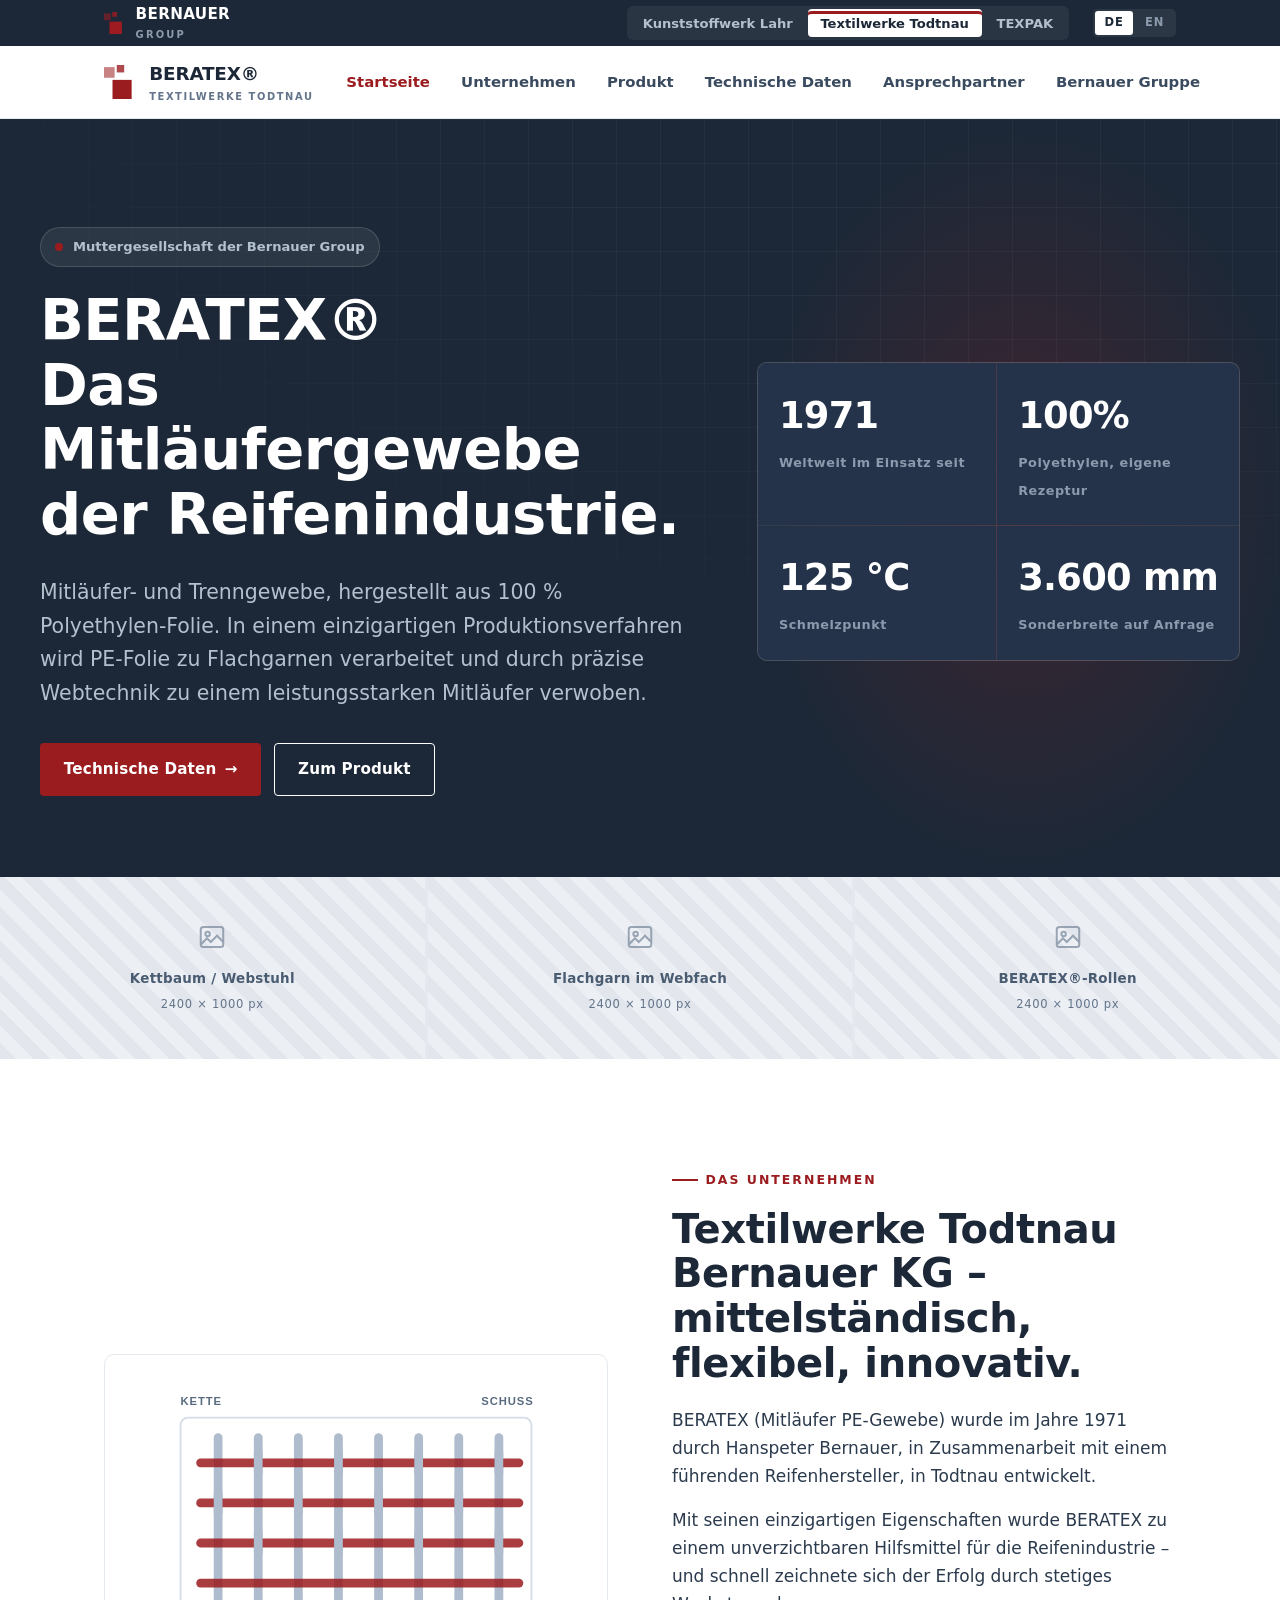
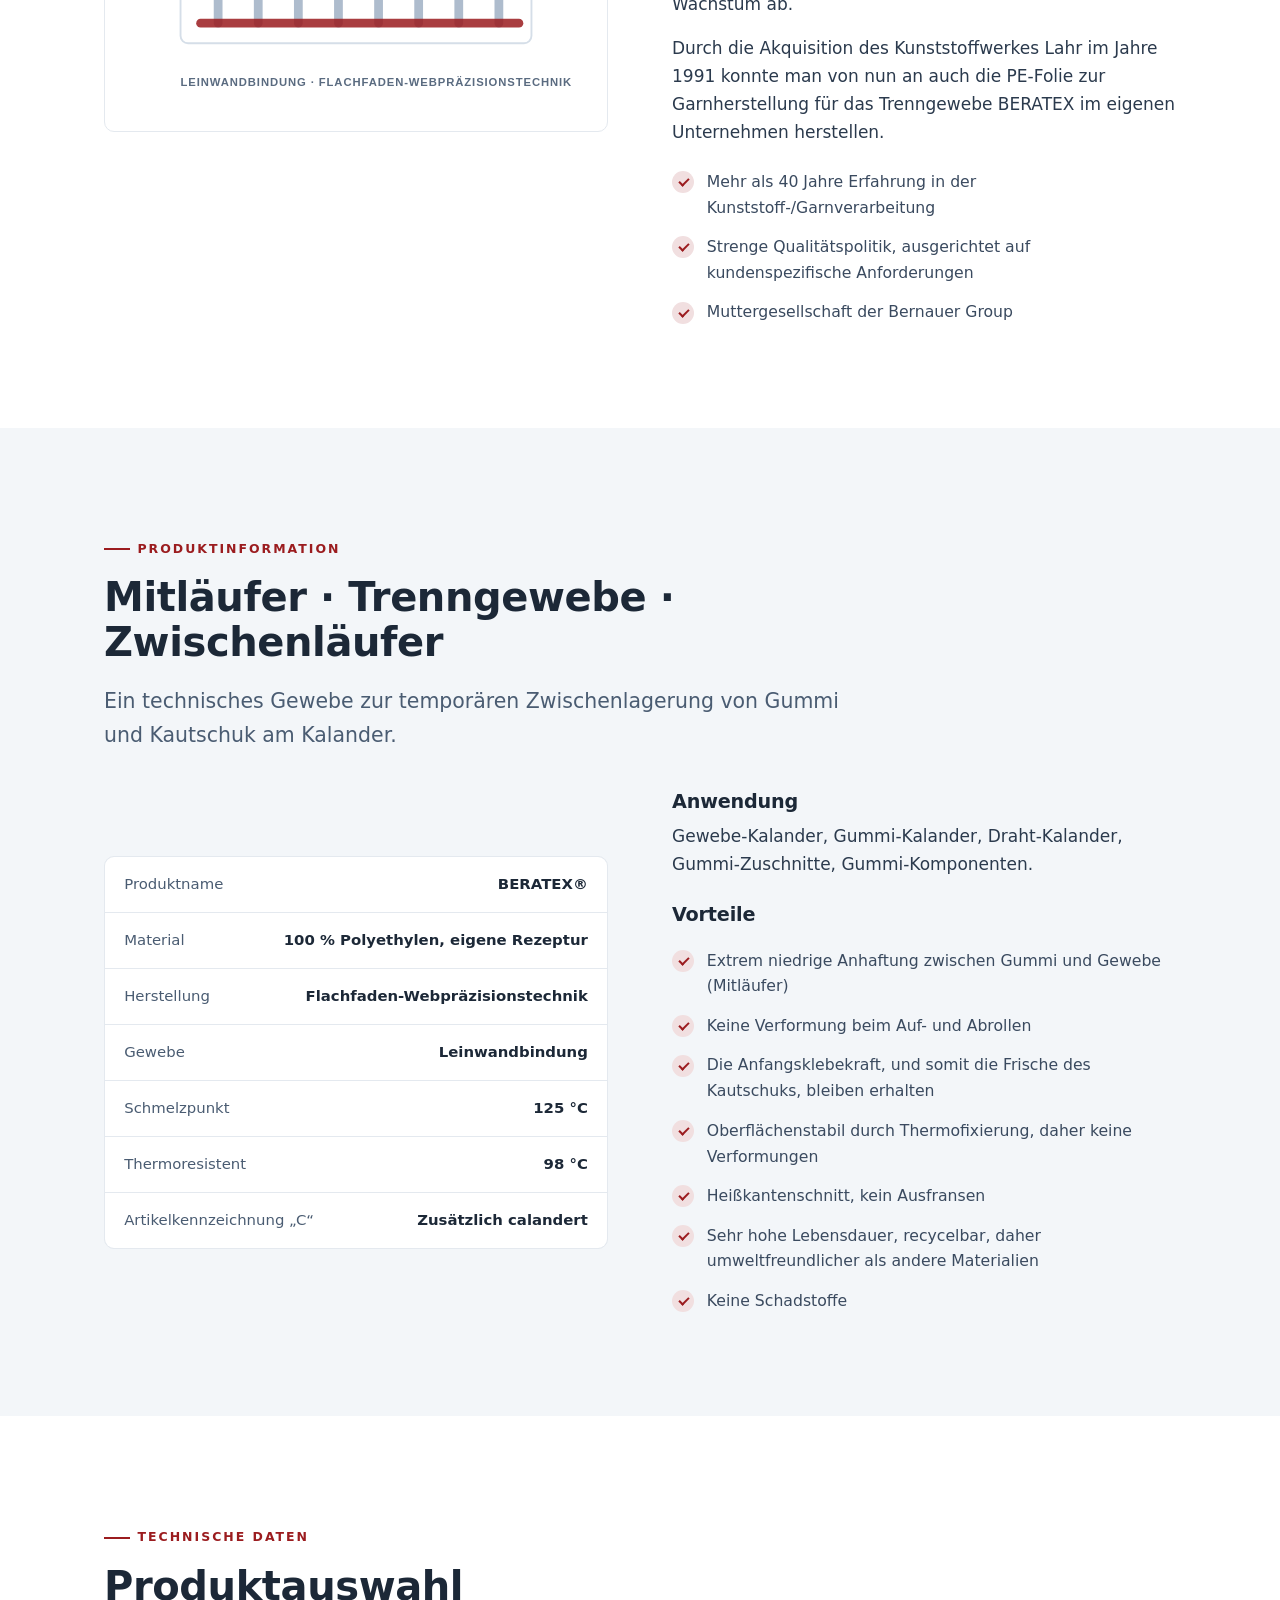
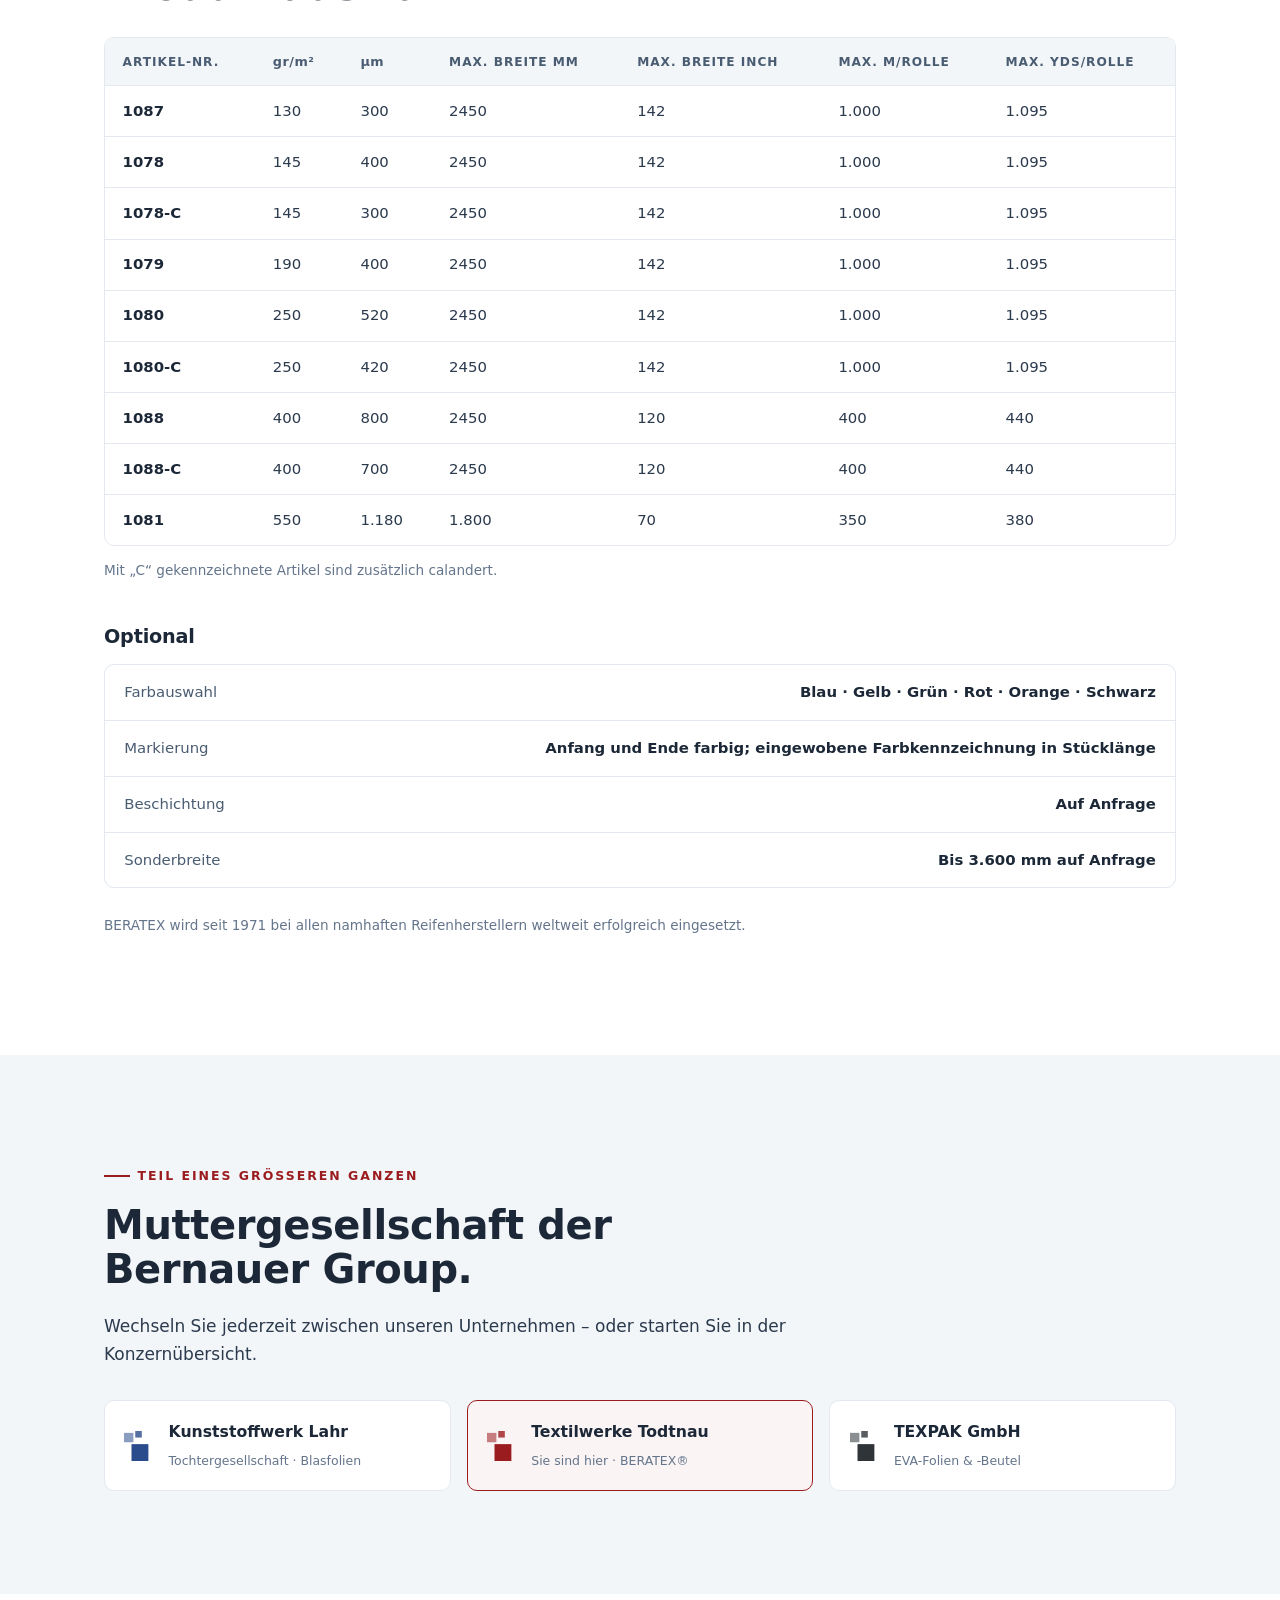
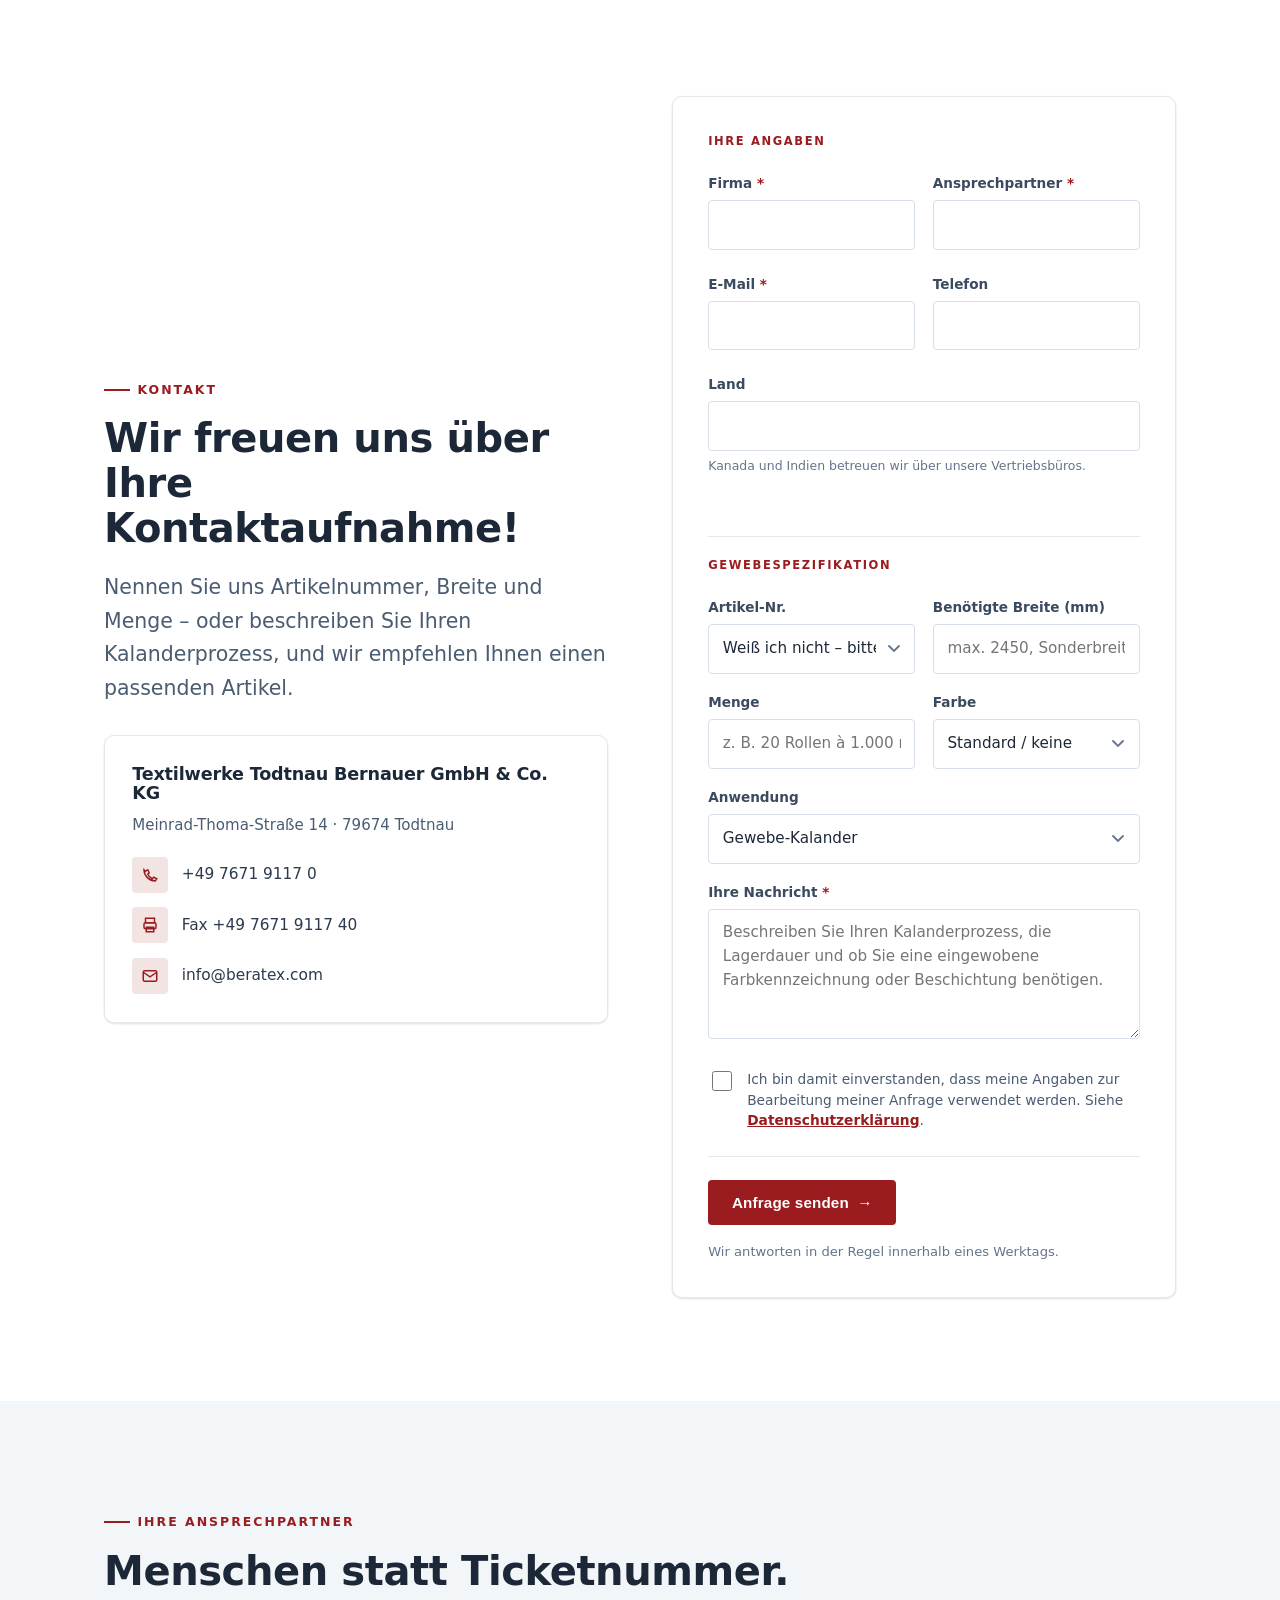
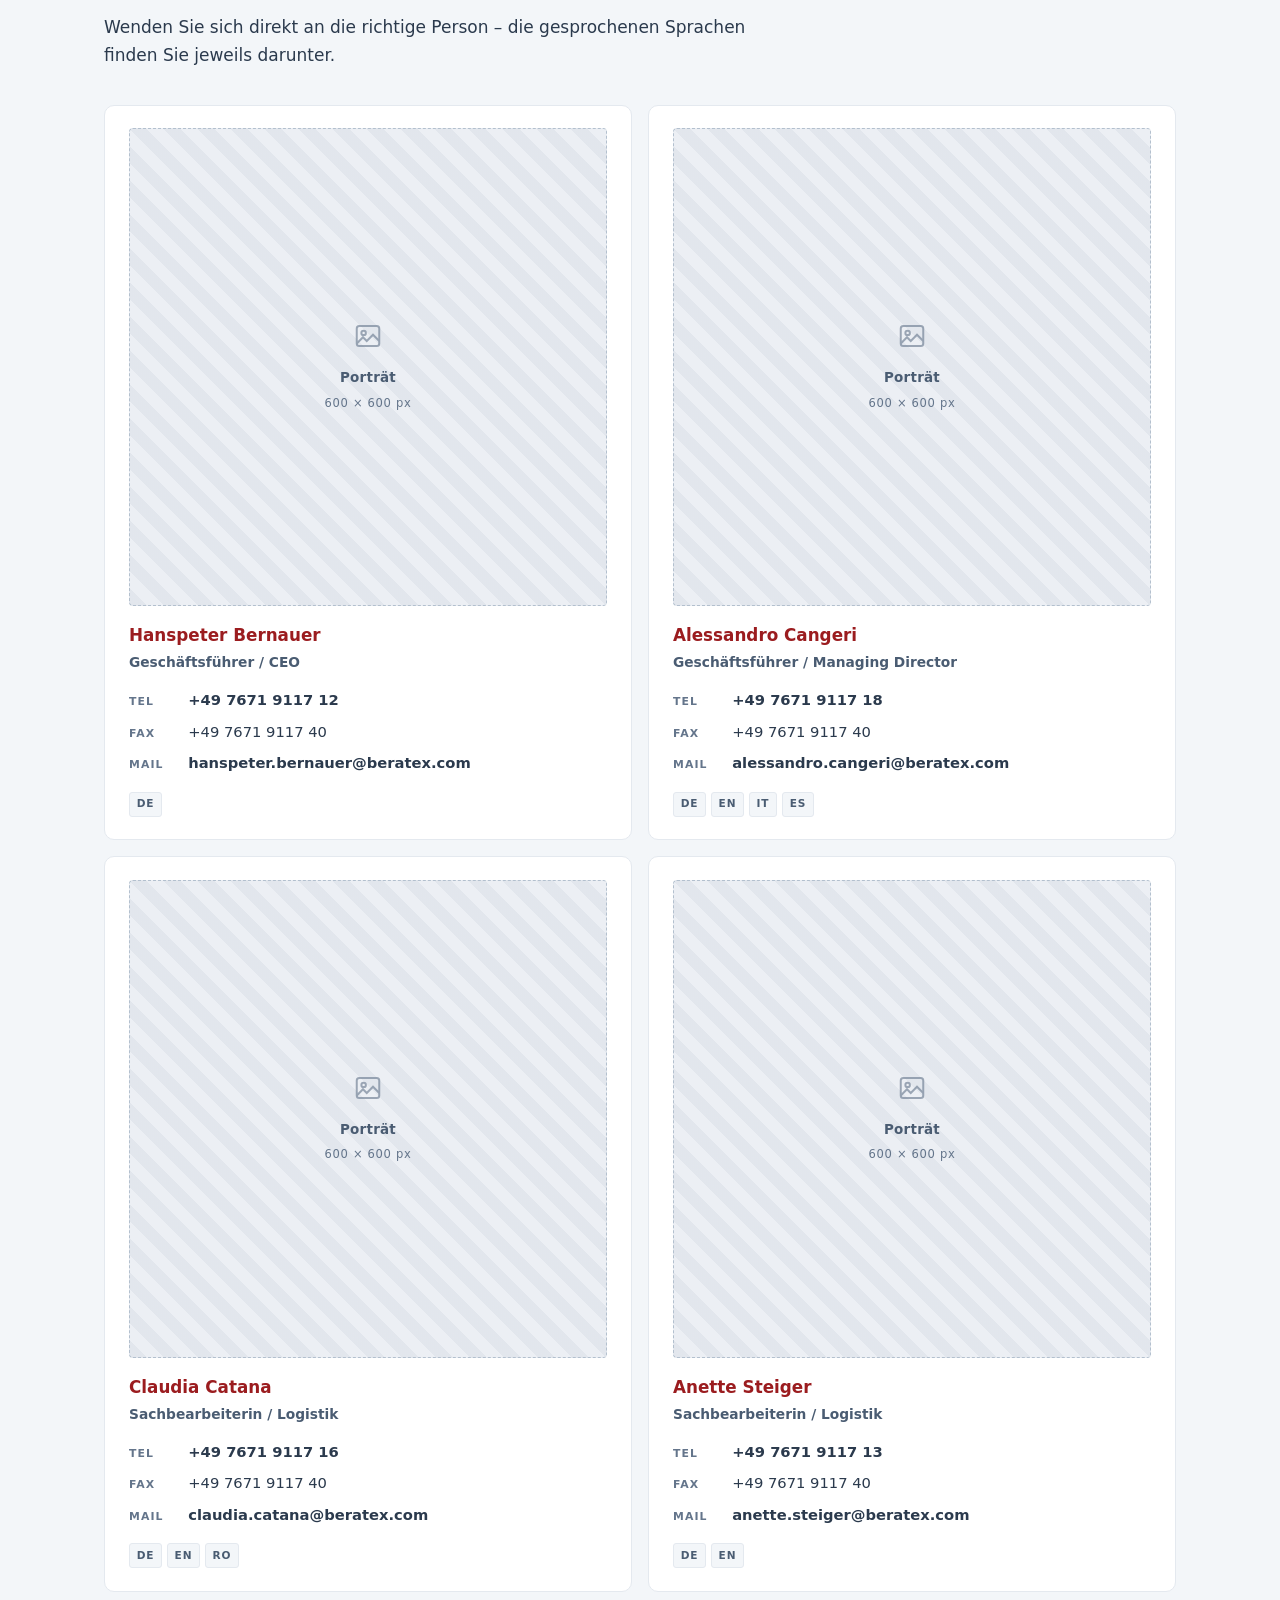
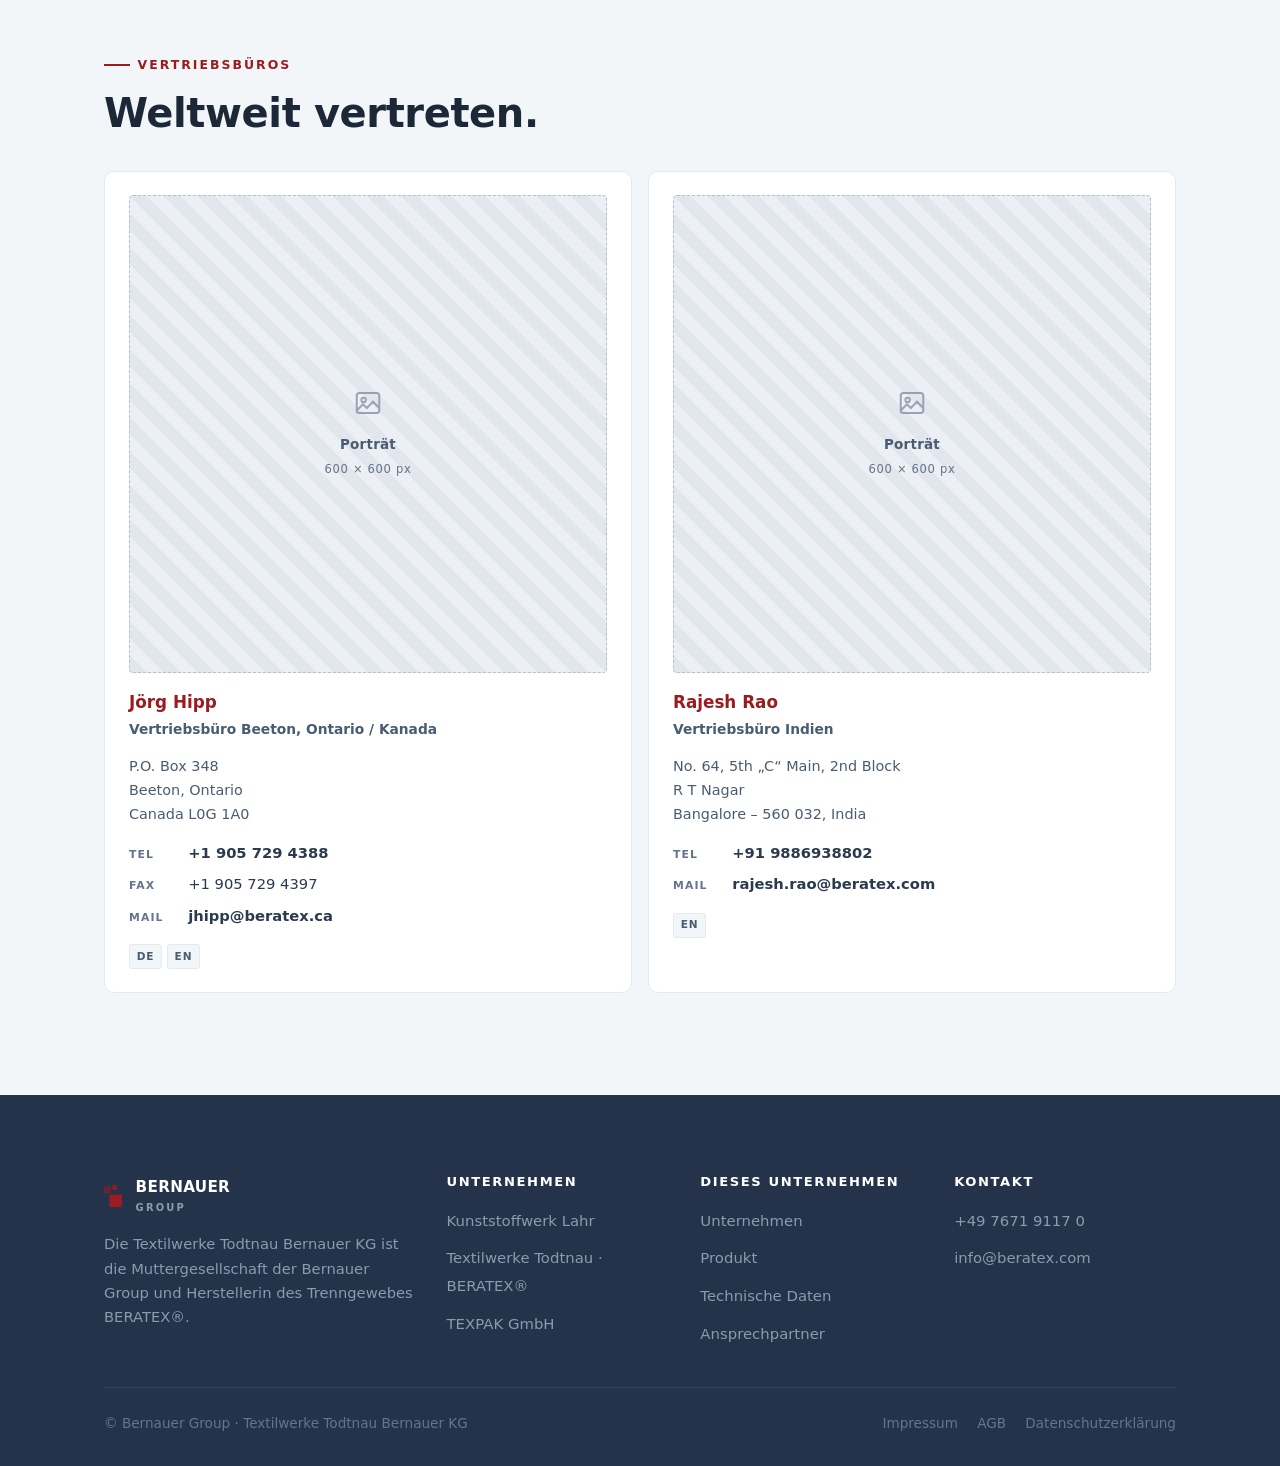
<file: beratex.html>
<!DOCTYPE html>
<html lang="de">
<head>
<meta charset="utf-8">
<meta name="viewport" content="width=device-width, initial-scale=1">
<title data-en="Textilwerke Todtnau · BERATEX® — PE release fabrics | Bernauer Group">Textilwerke Todtnau · BERATEX® — PE-Trenngewebe | Bernauer Group</title>
<meta name="description"
      content="Textilwerke Todtnau Bernauer KG, Muttergesellschaft der Bernauer Group: BERATEX® Mitläufer- und Trenngewebe aus 100 % Polyethylen für die internationale Reifenindustrie."
      data-en="Textilwerke Todtnau Bernauer KG, parent company of the Bernauer Group: BERATEX® release and separating fabrics made from 100% polyethylene for the international tyre industry.">
<link rel="stylesheet" href="assets/styles.css">
<style>:root { --brand: var(--beratex); --brand-dark: var(--beratex-dark); }</style>
</head>
<body>

<header class="site-header">
  <div class="groupbar">
    <div class="container groupbar__inner">
      <a class="groupbar__brand" href="index.html">
        <svg class="mark" viewBox="0 0 32 32" aria-hidden="true"><rect class="m2" x="0" y="2" width="10" height="10"/><rect class="m3" x="12" y="0" width="7" height="7"/><rect x="8" y="14" width="18" height="18"/></svg>
        <span>BERNAUER<small>Group</small></span>
      </a>

      <nav class="switch" aria-label="Unternehmen der Gruppe">
                <a href="kunststoffwerk-lahr.html" data-brand="kwl">Kunststoffwerk Lahr</a>
        <a href="beratex.html" data-brand="beratex" class="is-active" aria-current="page">Textilwerke Todtnau</a>
        <a href="texpak.html" data-brand="texpak">TEXPAK</a>
      </nav>

      <div class="langswitch" role="group" aria-label="Sprache / Language">
        <button type="button" data-lang="de" aria-pressed="true">DE</button>
        <button type="button" data-lang="en" aria-pressed="false">EN</button>
      </div>
    </div>
  </div>

  <div class="container navbar__inner">
    <a class="brandlink" href="beratex.html">
      <svg class="mark" viewBox="0 0 32 32" aria-hidden="true"><rect class="m2" x="0" y="2" width="10" height="10"/><rect class="m3" x="12" y="0" width="7" height="7"/><rect x="8" y="14" width="18" height="18"/></svg>
      <span class="brandlink__name">BERATEX®<small>Textilwerke Todtnau</small></span>
    </a>

    <button class="nav-toggle" aria-label="Menü öffnen" aria-expanded="false" aria-controls="mainnav">
      <span></span><span></span><span></span>
    </button>

    <nav class="mainnav" id="mainnav" aria-label="Hauptnavigation">
      <div class="mobile-switch">
        <a href="index.html">← Bernauer Group</a>
        <a href="kunststoffwerk-lahr.html">Kunststoffwerk Lahr</a>
        <a href="texpak.html">TEXPAK GmbH</a>
      </div>
      <a href="beratex.html" class="is-active" data-en="Home">Startseite</a>
      <a href="#company" data-en="Company">Unternehmen</a>
      <a href="#product" data-en="Product">Produkt</a>
      <a href="#data" data-en="Technical data">Technische Daten</a>
      <a href="#team" data-en="Contacts">Ansprechpartner</a>
      <a href="index.html">Bernauer Gruppe</a>
      <a class="btn btn--primary nav-cta" href="#contact" data-en-html="Request a quote <span class=&quot;arrow&quot;>→</span>">Anfrage stellen <span class="arrow">→</span></a>
    </nav>
  </div>
</header>

<main>

  <!-- ══ HERO ══════════════════════════════════════════════════════ -->
  <section class="hero">
    <div class="container hero__inner">
      <div class="hero__grid">
        <div>
          <span class="hero__badge" data-en-html="<span class=&quot;dot&quot;></span> Parent company of the Bernauer Group"><span class="dot"></span> Muttergesellschaft der Bernauer Group</span>
          <h1 data-en-html="BERATEX®<br>The release fabric of the tyre industry.">BERATEX®<br>Das Mitläufergewebe der Reifenindustrie.</h1>
          <p class="lead" data-en="Mitläufer and separating fabrics made from 100% polyethylene film. In a unique production process, PE film is turned into flat yarns and woven by precision weaving technology into a high-performance release fabric.">
            Mitläufer- und Trenngewebe, hergestellt aus 100 % Polyethylen-Folie.
            In einem einzigartigen Produktionsverfahren wird PE-Folie zu
            Flachgarnen verarbeitet und durch präzise Webtechnik zu einem
            leistungsstarken Mitläufer verwoben.
          </p>
          <div class="hero__actions">
            <a class="btn btn--primary" href="#data" data-en-html="Technical data <span class=&quot;arrow&quot;>→</span>">Technische Daten <span class="arrow">→</span></a>
            <a class="btn btn--ghost" href="#product" data-en="About the product">Zum Produkt</a>
          </div>
        </div>

        <div class="hero__stats">
          <div class="hero__stat"><b>1971</b><span data-en="In use worldwide since">Weltweit im Einsatz seit</span></div>
          <div class="hero__stat"><b>100%</b><span data-en="Polyethylene, own formulation">Polyethylen, eigene Rezeptur</span></div>
          <div class="hero__stat"><b>125&nbsp;°C</b><span data-en="Melting point">Schmelzpunkt</span></div>
          <div class="hero__stat"><b>3.600&nbsp;mm</b><span data-en="Special widths on request">Sonderbreite auf Anfrage</span></div>
        </div>
      </div>
    </div>
  </section>

  <!-- Bildband: hier die Motive der Sparte einsetzen -->
  <div class="strip">
    <div class="imgph" role="img" aria-label="Platzhalter: Kettbaum / Webstuhl"><span class="imgph__inner"><svg viewBox="0 0 24 24" fill="none" stroke="currentColor" stroke-width="1.6" aria-hidden="true"><rect x="3" y="4" width="18" height="16" rx="2"/><circle cx="8.5" cy="9.5" r="1.8"/><path d="M21 16l-5-5-5 5-3-3-5 5"/></svg><b>Kettbaum / Webstuhl</b><small>2400 × 1000 px</small></span></div>
    <div class="imgph" role="img" aria-label="Platzhalter: Flachgarn im Webfach"><span class="imgph__inner"><svg viewBox="0 0 24 24" fill="none" stroke="currentColor" stroke-width="1.6" aria-hidden="true"><rect x="3" y="4" width="18" height="16" rx="2"/><circle cx="8.5" cy="9.5" r="1.8"/><path d="M21 16l-5-5-5 5-3-3-5 5"/></svg><b>Flachgarn im Webfach</b><small>2400 × 1000 px</small></span></div>
    <div class="imgph" role="img" aria-label="Platzhalter: BERATEX®-Rollen"><span class="imgph__inner"><svg viewBox="0 0 24 24" fill="none" stroke="currentColor" stroke-width="1.6" aria-hidden="true"><rect x="3" y="4" width="18" height="16" rx="2"/><circle cx="8.5" cy="9.5" r="1.8"/><path d="M21 16l-5-5-5 5-3-3-5 5"/></svg><b>BERATEX®-Rollen</b><small>2400 × 1000 px</small></span></div>
  </div>

  <!-- ══ UNTERNEHMEN ═══════════════════════════════════════════════ -->
  <section class="section" id="company">
    <div class="container">
      <div class="split">
        <div class="split__media">
          <div class="figure" style="background:#fff">
            <svg viewBox="0 0 400 300" role="img" aria-label="Schema der Flachfaden-Webtechnik: Kette und Schuss">
              <defs><style>
                .warp { stroke:#aebccd; stroke-width:7; stroke-linecap:round; }
                .weft { stroke:#9b1c1f; stroke-width:7; stroke-linecap:round; opacity:.85; }
                .tx2  { font:600 9px 'Helvetica Neue',Arial,sans-serif; fill:#5a6b80; letter-spacing:.08em; }
                .fr   { fill:none; stroke:#d5dee8; stroke-width:1.5; }
              </style></defs>

              <rect class="fr" x="60" y="50" width="280" height="180" rx="6"/>

              <!-- Kettfäden (vertikal) -->
              <line class="warp" x1="90"  y1="66" x2="90"  y2="214"/>
              <line class="warp" x1="122" y1="66" x2="122" y2="214"/>
              <line class="warp" x1="154" y1="66" x2="154" y2="214"/>
              <line class="warp" x1="186" y1="66" x2="186" y2="214"/>
              <line class="warp" x1="218" y1="66" x2="218" y2="214"/>
              <line class="warp" x1="250" y1="66" x2="250" y2="214"/>
              <line class="warp" x1="282" y1="66" x2="282" y2="214"/>
              <line class="warp" x1="314" y1="66" x2="314" y2="214"/>

              <!-- Schussfäden (horizontal, Leinwandbindung) -->
              <line class="weft" x1="76" y1="86"  x2="330" y2="86"/>
              <line class="weft" x1="76" y1="118" x2="330" y2="118"/>
              <line class="weft" x1="76" y1="150" x2="330" y2="150"/>
              <line class="weft" x1="76" y1="182" x2="330" y2="182"/>
              <line class="weft" x1="76" y1="214" x2="330" y2="214"/>

              <!-- Überkreuzung andeuten -->
              <line class="warp" x1="122" y1="78"  x2="122" y2="94"/>
              <line class="warp" x1="186" y1="78"  x2="186" y2="94"/>
              <line class="warp" x1="250" y1="78"  x2="250" y2="94"/>
              <line class="warp" x1="314" y1="78"  x2="314" y2="94"/>
              <line class="warp" x1="90"  y1="110" x2="90"  y2="126"/>
              <line class="warp" x1="154" y1="110" x2="154" y2="126"/>
              <line class="warp" x1="218" y1="110" x2="218" y2="126"/>
              <line class="warp" x1="282" y1="110" x2="282" y2="126"/>
              <line class="warp" x1="122" y1="142" x2="122" y2="158"/>
              <line class="warp" x1="186" y1="142" x2="186" y2="158"/>
              <line class="warp" x1="250" y1="142" x2="250" y2="158"/>
              <line class="warp" x1="314" y1="142" x2="314" y2="158"/>

              <text class="tx2" x="60" y="264" data-en="PLAIN WEAVE · FLAT-YARN PRECISION WEAVING">LEINWANDBINDUNG · FLACHFADEN-WEBPRÄZISIONSTECHNIK</text>
              <text class="tx2" x="60" y="40" data-en="WARP">KETTE</text>
              <text class="tx2" x="300" y="40" fill="#9b1c1f" data-en="WEFT">SCHUSS</text>
            </svg>
          </div>
        </div>

        <div>
          <span class="eyebrow" data-en="The company">Das Unternehmen</span>
          <h2 data-en="Textilwerke Todtnau Bernauer KG — medium-sized, flexible, innovative.">Textilwerke Todtnau Bernauer KG – mittelständisch, flexibel, innovativ.</h2>
          <p data-en="BERATEX (PE release fabric) was developed in 1971 by Hanspeter Bernauer in Todtnau, in cooperation with a leading tyre manufacturer.">
            BERATEX (Mitläufer PE-Gewebe) wurde im Jahre 1971 durch Hanspeter
            Bernauer, in Zusammenarbeit mit einem führenden Reifenhersteller, in
            Todtnau entwickelt.
          </p>
          <p data-en="With its unique properties, BERATEX became an indispensable aid for the tyre industry, and success followed quickly through steady growth.">
            Mit seinen einzigartigen Eigenschaften wurde BERATEX zu einem
            unverzichtbaren Hilfsmittel für die Reifenindustrie – und schnell
            zeichnete sich der Erfolg durch stetiges Wachstum ab.
          </p>
          <p data-en="Through the acquisition of Kunststoffwerk Lahr in 1991, the PE film for yarn production for the BERATEX release fabric has been manufactured within our own group ever since.">
            Durch die Akquisition des Kunststoffwerkes Lahr im Jahre 1991 konnte
            man von nun an auch die PE-Folie zur Garnherstellung für das
            Trenngewebe BERATEX im eigenen Unternehmen herstellen.
          </p>
          <ul class="checklist">
            <li><span data-en="More than 40 years of experience in plastics and yarn processing">Mehr als 40 Jahre Erfahrung in der Kunststoff-/Garnverarbeitung</span></li>
            <li><span data-en="A strict quality policy geared to customer-specific requirements">Strenge Qualitätspolitik, ausgerichtet auf kundenspezifische Anforderungen</span></li>
            <li><span data-en="Parent company of the Bernauer Group">Muttergesellschaft der Bernauer Group</span></li>
          </ul>
        </div>
      </div>
    </div>
  </section>

  <!-- ══ PRODUKT ═══════════════════════════════════════════════════ -->
  <section class="section bg-paper" id="product">
    <div class="container">
      <div style="max-width:70ch">
        <span class="eyebrow" data-en="Product information">Produktinformation</span>
        <h2 data-en="Mitläufer · separating fabric · intermediate liner">Mitläufer · Trenngewebe · Zwischenläufer</h2>
        <p class="lead" data-en="A technical fabric for the temporary interim storage of rubber and compound on calender lines.">
          Ein technisches Gewebe zur temporären Zwischenlagerung von Gummi und
          Kautschuk am Kalander.
        </p>
      </div>

      <div class="split" style="margin-top:2.4rem">
        <div>
          <div class="specs">
            <div><span class="k" data-en="Product name">Produktname</span><span class="v">BERATEX®</span></div>
            <div><span class="k" data-en="Material">Material</span><span class="v" data-en="100% polyethylene, own formulation">100 % Polyethylen, eigene Rezeptur</span></div>
            <div><span class="k" data-en="Manufacturing">Herstellung</span><span class="v" data-en="Flat-yarn precision weaving">Flachfaden-Webpräzisionstechnik</span></div>
            <div><span class="k" data-en="Weave">Gewebe</span><span class="v" data-en="Plain weave">Leinwandbindung</span></div>
            <div><span class="k" data-en="Melting point">Schmelzpunkt</span><span class="v">125 °C</span></div>
            <div><span class="k" data-en="Thermally resistant">Thermoresistent</span><span class="v">98 °C</span></div>
            <div><span class="k" data-en="Article marking “C”">Artikelkennzeichnung „C“</span><span class="v" data-en="Additionally calendered">Zusätzlich calandert</span></div>
          </div>
        </div>

        <div>
          <h3 data-en="Application">Anwendung</h3>
          <p data-en="Fabric calenders, rubber calenders, wire calenders, rubber cut parts, rubber components.">
            Gewebe-Kalander, Gummi-Kalander, Draht-Kalander, Gummi-Zuschnitte,
            Gummi-Komponenten.
          </p>

          <h3 style="margin-top:1.6rem" data-en="Benefits">Vorteile</h3>
          <ul class="checklist">
            <li><span data-en="Extremely low adhesion between rubber and fabric (Mitläufer)">Extrem niedrige Anhaftung zwischen Gummi und Gewebe (Mitläufer)</span></li>
            <li><span data-en="No deformation during winding and unwinding">Keine Verformung beim Auf- und Abrollen</span></li>
            <li><span data-en="Initial tack — and therefore the freshness of the rubber — is retained">Die Anfangsklebekraft, und somit die Frische des Kautschuks, bleiben erhalten</span></li>
            <li><span data-en="Surface-stable through thermal fixing, therefore no deformation">Oberflächenstabil durch Thermofixierung, daher keine Verformungen</span></li>
            <li><span data-en="Hot-edge cut, no fraying">Heißkantenschnitt, kein Ausfransen</span></li>
            <li><span data-en="Very long service life, recyclable, therefore more environmentally friendly than other materials">Sehr hohe Lebensdauer, recycelbar, daher umweltfreundlicher als andere Materialien</span></li>
            <li><span data-en="No hazardous substances">Keine Schadstoffe</span></li>
          </ul>
        </div>
      </div>
    </div>
  </section>

  <!-- ══ TECHNISCHE DATEN ══════════════════════════════════════════ -->
  <section class="section" id="data">
    <div class="container">
      <div style="max-width:70ch">
        <span class="eyebrow" data-en="Technical data">Technische Daten</span>
        <h2 data-en="Product selection">Produktauswahl</h2>
      </div>

      <div class="table-wrap" style="margin-top:1.8rem">
        <table class="data">
          <thead>
            <tr>
              <th data-en="Article no.">Artikel-Nr.</th>
              <th class="unit">gr/m²</th>
              <th class="unit">µm</th>
              <th data-en="max. width mm">max. Breite mm</th>
              <th data-en="max. width inch">max. Breite inch</th>
              <th data-en="max. m/roll">max. m/Rolle</th>
              <th data-en="max. yds/roll">max. yds/Rolle</th>
            </tr>
          </thead>
          <tbody>
            <tr><td>1087</td><td class="num">130</td><td class="num">300</td><td class="num">2450</td><td class="num">142</td><td class="num" data-en="1,000">1.000</td><td class="num" data-en="1,095">1.095</td></tr>
            <tr><td>1078</td><td class="num">145</td><td class="num">400</td><td class="num">2450</td><td class="num">142</td><td class="num" data-en="1,000">1.000</td><td class="num" data-en="1,095">1.095</td></tr>
            <tr><td>1078-C</td><td class="num">145</td><td class="num">300</td><td class="num">2450</td><td class="num">142</td><td class="num" data-en="1,000">1.000</td><td class="num" data-en="1,095">1.095</td></tr>
            <tr><td>1079</td><td class="num">190</td><td class="num">400</td><td class="num">2450</td><td class="num">142</td><td class="num" data-en="1,000">1.000</td><td class="num" data-en="1,095">1.095</td></tr>
            <tr><td>1080</td><td class="num">250</td><td class="num">520</td><td class="num">2450</td><td class="num">142</td><td class="num" data-en="1,000">1.000</td><td class="num" data-en="1,095">1.095</td></tr>
            <tr><td>1080-C</td><td class="num">250</td><td class="num">420</td><td class="num">2450</td><td class="num">142</td><td class="num" data-en="1,000">1.000</td><td class="num" data-en="1,095">1.095</td></tr>
            <tr><td>1088</td><td class="num">400</td><td class="num">800</td><td class="num">2450</td><td class="num">120</td><td class="num">400</td><td class="num">440</td></tr>
            <tr><td>1088-C</td><td class="num">400</td><td class="num">700</td><td class="num">2450</td><td class="num">120</td><td class="num">400</td><td class="num">440</td></tr>
            <tr><td>1081</td><td class="num">550</td><td class="num" data-en="1,180">1.180</td><td class="num" data-en="1,800">1.800</td><td class="num">70</td><td class="num">350</td><td class="num">380</td></tr>
          </tbody>
        </table>
      </div>
      <p class="table-note" data-en="Articles marked “C” are additionally calendered.">Mit „C“ gekennzeichnete Artikel sind zusätzlich calandert.</p>

      <h3 style="margin-top:2.8rem" data-en="Optional">Optional</h3>
      <div class="specs" style="margin-top:1rem">
        <div><span class="k" data-en="Colour selection">Farbauswahl</span><span class="v" data-en="Blue · yellow · green · red · orange · black">Blau · Gelb · Grün · Rot · Orange · Schwarz</span></div>
        <div><span class="k" data-en="Marking">Markierung</span><span class="v" data-en="Start and end coloured; woven-in colour marking per piece length">Anfang und Ende farbig; eingewobene Farbkennzeichnung in Stücklänge</span></div>
        <div><span class="k" data-en="Coating">Beschichtung</span><span class="v" data-en="On request">Auf Anfrage</span></div>
        <div><span class="k" data-en="Special width">Sonderbreite</span><span class="v" data-en="Up to 3,600 mm on request">Bis 3.600 mm auf Anfrage</span></div>
      </div>

      <p class="table-note" style="margin-top:1.6rem" data-en="BERATEX has been used successfully by all well-known tyre manufacturers worldwide since 1971.">
        BERATEX wird seit 1971 bei allen namhaften Reifenherstellern weltweit
        erfolgreich eingesetzt.
      </p>
    </div>
  </section>

  <!-- ══ TEIL DER GRUPPE ═══════════════════════════════════════════ -->
  <section class="section bg-paper">
    <div class="container">
      <div style="max-width:64ch;margin-bottom:2rem">
        <span class="eyebrow" data-en="Part of something bigger">Teil eines größeren Ganzen</span>
        <h2 data-en="Parent company of the Bernauer Group.">Muttergesellschaft der Bernauer Group.</h2>
        <p data-en="Switch between our companies at any time — or start from the group overview.">Wechseln Sie jederzeit zwischen unseren Unternehmen – oder starten Sie in der Konzernübersicht.</p>
      </div>

      <div class="siblings">
        <a class="sibling" href="kunststoffwerk-lahr.html" data-brand="kwl">
          <svg class="mark" viewBox="0 0 32 32" aria-hidden="true"><rect class="m2" x="0" y="2" width="10" height="10"/><rect class="m3" x="12" y="0" width="7" height="7"/><rect x="8" y="14" width="18" height="18"/></svg>
          <span><b>Kunststoffwerk Lahr</b><small data-en="Subsidiary · Blown films">Tochtergesellschaft · Blasfolien</small></span>
        </a>
        <a class="sibling is-current" href="beratex.html" data-brand="beratex">
          <svg class="mark" viewBox="0 0 32 32" aria-hidden="true"><rect class="m2" x="0" y="2" width="10" height="10"/><rect class="m3" x="12" y="0" width="7" height="7"/><rect x="8" y="14" width="18" height="18"/></svg>
          <span><b>Textilwerke Todtnau</b><small data-en="You are here · BERATEX®">Sie sind hier · BERATEX®</small></span>
        </a>
        <a class="sibling" href="texpak.html" data-brand="texpak">
          <svg class="mark" viewBox="0 0 32 32" aria-hidden="true"><rect class="m2" x="0" y="2" width="10" height="10"/><rect class="m3" x="12" y="0" width="7" height="7"/><rect x="8" y="14" width="18" height="18"/></svg>
          <span><b>TEXPAK GmbH</b><small data-en="EVA films &amp; bags">EVA-Folien &amp; -Beutel</small></span>
        </a>
      </div>
    </div>
  </section>

  <!-- ══ KONTAKT ═══════════════════════════════════════════════════ -->
  <section class="section" id="contact">
    <div class="container">
      <div class="split">
        <div>
          <span class="eyebrow" data-en="Contact">Kontakt</span>
          <h2 data-en="We look forward to hearing from you.">Wir freuen uns über Ihre Kontaktaufnahme!</h2>
          <p class="lead" data-en="Tell us your article number, width and quantity — or describe your calender process and we will recommend a suitable article.">
            Nennen Sie uns Artikelnummer, Breite und Menge – oder beschreiben Sie
            Ihren Kalanderprozess, und wir empfehlen Ihnen einen passenden Artikel.
          </p>
          <div class="contact-card" style="margin-top:1.8rem">
            <h3>Textilwerke Todtnau Bernauer GmbH &amp; Co. KG</h3>
            <p style="color:var(--slate-600);font-size:.94rem;margin:0">
              Meinrad-Thoma-Straße 14 · 79674 Todtnau
            </p>
            <ul class="contact-list">
              <li>
                <span class="ico" aria-hidden="true"><svg viewBox="0 0 24 24" fill="none" stroke="currentColor" stroke-width="2"><path d="M4 5c0 8 7 15 15 15l2-3-4-2-2 2a13 13 0 01-6-6l2-2-2-4-3 2z"/></svg></span>
                <a href="tel:+4976719117">+49 7671 9117 0</a>
              </li>
              <li>
                <span class="ico" aria-hidden="true"><svg viewBox="0 0 24 24" fill="none" stroke="currentColor" stroke-width="2"><rect x="6" y="3" width="12" height="6"/><rect x="4" y="9" width="16" height="8" rx="2"/><rect x="7" y="15" width="10" height="6"/></svg></span>
                <span>Fax +49 7671 9117 40</span>
              </li>
              <li>
                <span class="ico" aria-hidden="true"><svg viewBox="0 0 24 24" fill="none" stroke="currentColor" stroke-width="2"><rect x="3" y="5" width="18" height="14" rx="2"/><path d="M3 7l9 6 9-6"/></svg></span>
                <a href="mailto:info@beratex.com">info@beratex.com</a>
              </li>
            </ul>
          </div>
        </div>

        <form class="form" data-subject="Anfrage BERATEX® – Textilwerke Todtnau"
              data-to="info@beratex.com" novalidate>
          <div class="form__grid">
            <p class="form__legend" data-en="Your details">Ihre Angaben</p>

            <div class="field">
              <label class="req" for="b-company" data-en="Company">Firma</label>
              <input id="b-company" name="Firma" type="text" autocomplete="organization" required>
              <p class="field__err" data-err></p>
            </div>
            <div class="field">
              <label class="req" for="b-name" data-en="Contact person">Ansprechpartner</label>
              <input id="b-name" name="Ansprechpartner" type="text" autocomplete="name" required>
              <p class="field__err" data-err></p>
            </div>
            <div class="field">
              <label class="req" for="b-mail" data-en="Email">E-Mail</label>
              <input id="b-mail" name="E-Mail" type="email" autocomplete="email" required>
              <p class="field__err" data-err></p>
            </div>
            <div class="field">
              <label for="b-phone" data-en="Phone">Telefon</label>
              <input id="b-phone" name="Telefon" type="tel" autocomplete="tel">
            </div>
            <div class="field field--wide">
              <label for="b-country" data-en="Country">Land</label>
              <input id="b-country" name="Land" type="text" autocomplete="country-name">
              <p class="field__hint" data-en="We also serve Canada and India through our overseas offices.">Kanada und Indien betreuen wir über unsere Vertriebsbüros.</p>
            </div>

            <p class="form__legend" data-en="Fabric specification">Gewebespezifikation</p>

            <div class="field">
              <label for="b-article" data-en="Article no.">Artikel-Nr.</label>
              <select id="b-article" name="Artikel-Nr.">
                <option value="" data-en="Not sure — please advise">Weiß ich nicht – bitte beraten</option>
                <option>1087 · 130 g/m²</option>
                <option>1078 · 145 g/m²</option>
                <option>1078-C · 145 g/m² (calandert)</option>
                <option>1079 · 190 g/m²</option>
                <option>1080 · 250 g/m²</option>
                <option>1080-C · 250 g/m² (calandert)</option>
                <option>1088 · 400 g/m²</option>
                <option>1088-C · 400 g/m² (calandert)</option>
                <option>1081 · 550 g/m²</option>
              </select>
            </div>
            <div class="field">
              <label for="b-width" data-en="Required width (mm)">Benötigte Breite (mm)</label>
              <input id="b-width" name="Breite (mm)" type="text" inputmode="numeric"
                     placeholder="max. 2450, Sonderbreite bis 3600"
                     data-en-placeholder="max. 2450, special widths up to 3600">
            </div>
            <div class="field">
              <label for="b-qty" data-en="Quantity">Menge</label>
              <input id="b-qty" name="Menge" type="text"
                     placeholder="z. B. 20 Rollen à 1.000 m" data-en-placeholder="e.g. 20 rolls of 1,000 m">
            </div>
            <div class="field">
              <label for="b-colour" data-en="Colour">Farbe</label>
              <select id="b-colour" name="Farbe">
                <option data-en="Standard / none">Standard / keine</option>
                <option data-en="Blue">Blau</option>
                <option data-en="Yellow">Gelb</option>
                <option data-en="Green">Grün</option>
                <option data-en="Red">Rot</option>
                <option data-en="Orange">Orange</option>
                <option data-en="Black">Schwarz</option>
              </select>
            </div>
            <div class="field field--wide">
              <label for="b-use" data-en="Application">Anwendung</label>
              <select id="b-use" name="Anwendung">
                <option data-en="Fabric calender">Gewebe-Kalander</option>
                <option data-en="Rubber calender">Gummi-Kalander</option>
                <option data-en="Wire calender">Draht-Kalander</option>
                <option data-en="Rubber cut parts">Gummi-Zuschnitte</option>
                <option data-en="Rubber components">Gummi-Komponenten</option>
                <option data-en="Other">Sonstiges</option>
              </select>
            </div>

            <div class="field field--wide">
              <label class="req" for="b-msg" data-en="Your message">Ihre Nachricht</label>
              <textarea id="b-msg" name="Nachricht" required
                        placeholder="Beschreiben Sie Ihren Kalanderprozess, die Lagerdauer und ob Sie eine eingewobene Farbkennzeichnung oder Beschichtung benötigen."
                        data-en-placeholder="Describe your calender process, the storage time, and whether you need woven-in colour marking or a coating."></textarea>
              <p class="field__err" data-err></p>
            </div>

            <div class="consent">
              <input id="b-consent" name="Einwilligung" type="checkbox" required>
              <label for="b-consent" data-en-html="I agree that my details may be used to process my enquiry. See the <a href=&quot;datenschutz.html&quot;>privacy policy</a>.">
                Ich bin damit einverstanden, dass meine Angaben zur Bearbeitung
                meiner Anfrage verwendet werden. Siehe
                <a href="datenschutz.html">Datenschutzerklärung</a>.
              </label>
              <p class="field__err" data-err></p>
            </div>

            <p class="form__status" role="status" aria-live="polite"></p>
          </div>

          <div class="form__actions">
            <button class="btn btn--primary" type="submit" data-en-html="Send enquiry <span class=&quot;arrow&quot;>→</span>">Anfrage senden <span class="arrow">→</span></button>
            <p class="form__note" data-en="We usually reply within one working day.">Wir antworten in der Regel innerhalb eines Werktags.</p>
          </div>
        </form>
      </div>
    </div>
  </section>

  <!-- ══ ANSPRECHPARTNER ═══════════════════════════════════════════ -->
  <section class="section bg-paper" id="team">
    <div class="container">
      <div style="max-width:64ch;margin-bottom:2.2rem">
        <span class="eyebrow" data-en="Your contacts">Ihre Ansprechpartner</span>
        <h2 data-en="People, not a ticket number.">Menschen statt Ticketnummer.</h2>
        <p data-en="Reach the right person directly — including the languages they speak.">Wenden Sie sich direkt an die richtige Person – die gesprochenen Sprachen finden Sie jeweils darunter.</p>
      </div>

      <div class="people">
        <article class="person">
          <div class="imgph imgph--square" role="img" aria-label="Platzhalter: Porträt"><span class="imgph__inner"><svg viewBox="0 0 24 24" fill="none" stroke="currentColor" stroke-width="1.6" aria-hidden="true"><rect x="3" y="4" width="18" height="16" rx="2"/><circle cx="8.5" cy="9.5" r="1.8"/><path d="M21 16l-5-5-5 5-3-3-5 5"/></svg><b>Porträt</b><small>600 × 600 px</small></span></div>
          <p class="person__name" style="margin-top:1rem">Hanspeter Bernauer</p>
          <p class="person__role" data-en="Managing Director / CEO">Geschäftsführer / CEO</p>
          <dl>
            <div><dt data-en="Phone">Tel</dt><dd><a href="tel:+497671911712">+49 7671 9117 12</a></dd></div>
            <div><dt>Fax</dt><dd>+49 7671 9117 40</dd></div>
            <div><dt data-en="Email">Mail</dt><dd><a href="mailto:hanspeter.bernauer@beratex.com">hanspeter.bernauer@beratex.com</a></dd></div>
          </dl>
          <div class="langs"><span>DE</span></div>
        </article>

        <article class="person">
          <div class="imgph imgph--square" role="img" aria-label="Platzhalter: Porträt"><span class="imgph__inner"><svg viewBox="0 0 24 24" fill="none" stroke="currentColor" stroke-width="1.6" aria-hidden="true"><rect x="3" y="4" width="18" height="16" rx="2"/><circle cx="8.5" cy="9.5" r="1.8"/><path d="M21 16l-5-5-5 5-3-3-5 5"/></svg><b>Porträt</b><small>600 × 600 px</small></span></div>
          <p class="person__name" style="margin-top:1rem">Alessandro Cangeri</p>
          <p class="person__role" data-en="Managing Director">Geschäftsführer / Managing Director</p>
          <dl>
            <div><dt data-en="Phone">Tel</dt><dd><a href="tel:+497671911718">+49 7671 9117 18</a></dd></div>
            <div><dt>Fax</dt><dd>+49 7671 9117 40</dd></div>
            <div><dt data-en="Email">Mail</dt><dd><a href="mailto:alessandro.cangeri@beratex.com">alessandro.cangeri@beratex.com</a></dd></div>
          </dl>
          <div class="langs"><span>DE</span><span>EN</span><span>IT</span><span>ES</span></div>
        </article>

        <article class="person">
          <div class="imgph imgph--square" role="img" aria-label="Platzhalter: Porträt"><span class="imgph__inner"><svg viewBox="0 0 24 24" fill="none" stroke="currentColor" stroke-width="1.6" aria-hidden="true"><rect x="3" y="4" width="18" height="16" rx="2"/><circle cx="8.5" cy="9.5" r="1.8"/><path d="M21 16l-5-5-5 5-3-3-5 5"/></svg><b>Porträt</b><small>600 × 600 px</small></span></div>
          <p class="person__name" style="margin-top:1rem">Claudia Catana</p>
          <p class="person__role" data-en="Sales support / Logistics">Sachbearbeiterin / Logistik</p>
          <dl>
            <div><dt data-en="Phone">Tel</dt><dd><a href="tel:+497671911716">+49 7671 9117 16</a></dd></div>
            <div><dt>Fax</dt><dd>+49 7671 9117 40</dd></div>
            <div><dt data-en="Email">Mail</dt><dd><a href="mailto:claudia.catana@beratex.com">claudia.catana@beratex.com</a></dd></div>
          </dl>
          <div class="langs"><span>DE</span><span>EN</span><span>RO</span></div>
        </article>

        <article class="person">
          <div class="imgph imgph--square" role="img" aria-label="Platzhalter: Porträt"><span class="imgph__inner"><svg viewBox="0 0 24 24" fill="none" stroke="currentColor" stroke-width="1.6" aria-hidden="true"><rect x="3" y="4" width="18" height="16" rx="2"/><circle cx="8.5" cy="9.5" r="1.8"/><path d="M21 16l-5-5-5 5-3-3-5 5"/></svg><b>Porträt</b><small>600 × 600 px</small></span></div>
          <p class="person__name" style="margin-top:1rem">Anette Steiger</p>
          <p class="person__role" data-en="Sales support / Logistics">Sachbearbeiterin / Logistik</p>
          <dl>
            <div><dt data-en="Phone">Tel</dt><dd><a href="tel:+497671911713">+49 7671 9117 13</a></dd></div>
            <div><dt>Fax</dt><dd>+49 7671 9117 40</dd></div>
            <div><dt data-en="Email">Mail</dt><dd><a href="mailto:anette.steiger@beratex.com">anette.steiger@beratex.com</a></dd></div>
          </dl>
          <div class="langs"><span>DE</span><span>EN</span></div>
        </article>
      </div>

      <!-- Vertriebsbüros -->
      <div style="max-width:64ch;margin:3.4rem 0 2.2rem">
        <span class="eyebrow" data-en="Overseas offices">Vertriebsbüros</span>
        <h2 data-en="Represented worldwide.">Weltweit vertreten.</h2>
      </div>

      <div class="people">
        <article class="person">
          <div class="imgph imgph--square" role="img" aria-label="Platzhalter: Porträt"><span class="imgph__inner"><svg viewBox="0 0 24 24" fill="none" stroke="currentColor" stroke-width="1.6" aria-hidden="true"><rect x="3" y="4" width="18" height="16" rx="2"/><circle cx="8.5" cy="9.5" r="1.8"/><path d="M21 16l-5-5-5 5-3-3-5 5"/></svg><b>Porträt</b><small>600 × 600 px</small></span></div>
          <p class="person__name" style="margin-top:1rem">Jörg Hipp</p>
          <p class="person__role" data-en="Overseas Office Beeton, Ontario / Canada">Vertriebsbüro Beeton, Ontario / Kanada</p>
          <address class="person__addr">
            P.O. Box 348<br>
            Beeton, Ontario<br>
            Canada L0G 1A0
          </address>
          <dl>
            <div><dt data-en="Phone">Tel</dt><dd><a href="tel:+19057294388">+1 905 729 4388</a></dd></div>
            <div><dt>Fax</dt><dd>+1 905 729 4397</dd></div>
            <div><dt data-en="Email">Mail</dt><dd><a href="mailto:jhipp@beratex.ca">jhipp@beratex.ca</a></dd></div>
          </dl>
          <div class="langs"><span>DE</span><span>EN</span></div>
        </article>

        <article class="person">
          <div class="imgph imgph--square" role="img" aria-label="Platzhalter: Porträt"><span class="imgph__inner"><svg viewBox="0 0 24 24" fill="none" stroke="currentColor" stroke-width="1.6" aria-hidden="true"><rect x="3" y="4" width="18" height="16" rx="2"/><circle cx="8.5" cy="9.5" r="1.8"/><path d="M21 16l-5-5-5 5-3-3-5 5"/></svg><b>Porträt</b><small>600 × 600 px</small></span></div>
          <p class="person__name" style="margin-top:1rem">Rajesh Rao</p>
          <p class="person__role" data-en="Overseas Office India">Vertriebsbüro Indien</p>
          <address class="person__addr">
            No. 64, 5th „C“ Main, 2nd Block<br>
            R T Nagar<br>
            Bangalore – 560 032, India
          </address>
          <dl>
            <div><dt data-en="Phone">Tel</dt><dd><a href="tel:+919886938802">+91 9886938802</a></dd></div>
            <div><dt data-en="Email">Mail</dt><dd><a href="mailto:rajesh.rao@beratex.com">rajesh.rao@beratex.com</a></dd></div>
          </dl>
          <div class="langs"><span>EN</span></div>
        </article>
      </div>
    </div>
  </section>

</main>

<footer class="site-footer">
  <div class="container">
    <div class="footer__grid footer">
      <div class="footer__brand">
        <span class="groupbar__brand">
          <svg class="mark" viewBox="0 0 32 32" aria-hidden="true"><rect class="m2" x="0" y="2" width="10" height="10"/><rect class="m3" x="12" y="0" width="7" height="7"/><rect x="8" y="14" width="18" height="18"/></svg>
          <span>BERNAUER<small>Group</small></span>
        </span>
        <p data-en="Textilwerke Todtnau Bernauer KG is the parent company of the Bernauer Group and the manufacturer of the BERATEX® release fabric.">Die Textilwerke Todtnau Bernauer KG ist die Muttergesellschaft der Bernauer Group und Herstellerin des Trenngewebes BERATEX®.</p>
      </div>
      <div>
        <h4 data-en="Companies">Unternehmen</h4>
        <ul>
          <li><a href="kunststoffwerk-lahr.html">Kunststoffwerk Lahr</a></li>
          <li><a href="beratex.html">Textilwerke Todtnau · BERATEX®</a></li>
          <li><a href="texpak.html">TEXPAK GmbH</a></li>
        </ul>
      </div>
      <div>
        <h4 data-en="This company">Dieses Unternehmen</h4>
        <ul>
          <li><a href="#company" data-en="Company">Unternehmen</a></li>
          <li><a href="#product" data-en="Product">Produkt</a></li>
          <li><a href="#data" data-en="Technical data">Technische Daten</a></li>
          <li><a href="#team" data-en="Contacts">Ansprechpartner</a></li>
        </ul>
      </div>
      <div>
        <h4 data-en="Contact">Kontakt</h4>
        <ul>
          <li><a href="tel:+4976719117">+49 7671 9117 0</a></li>
          <li><a href="mailto:info@beratex.com">info@beratex.com</a></li>
        </ul>
      </div>
    </div>
    <div class="footer__bottom">
      <span>© Bernauer Group · Textilwerke Todtnau Bernauer KG</span>
      <nav>
        <a href="impressum.html" data-en="Imprint">Impressum</a><a href="agb.html" data-en="Terms &amp; Conditions">AGB</a><a href="datenschutz.html" data-en="Privacy Policy">Datenschutzerklärung</a>
      </nav>
    </div>
  </div>
</footer>

<script src="assets/app.js"></script>
</body>
</html>
</file>
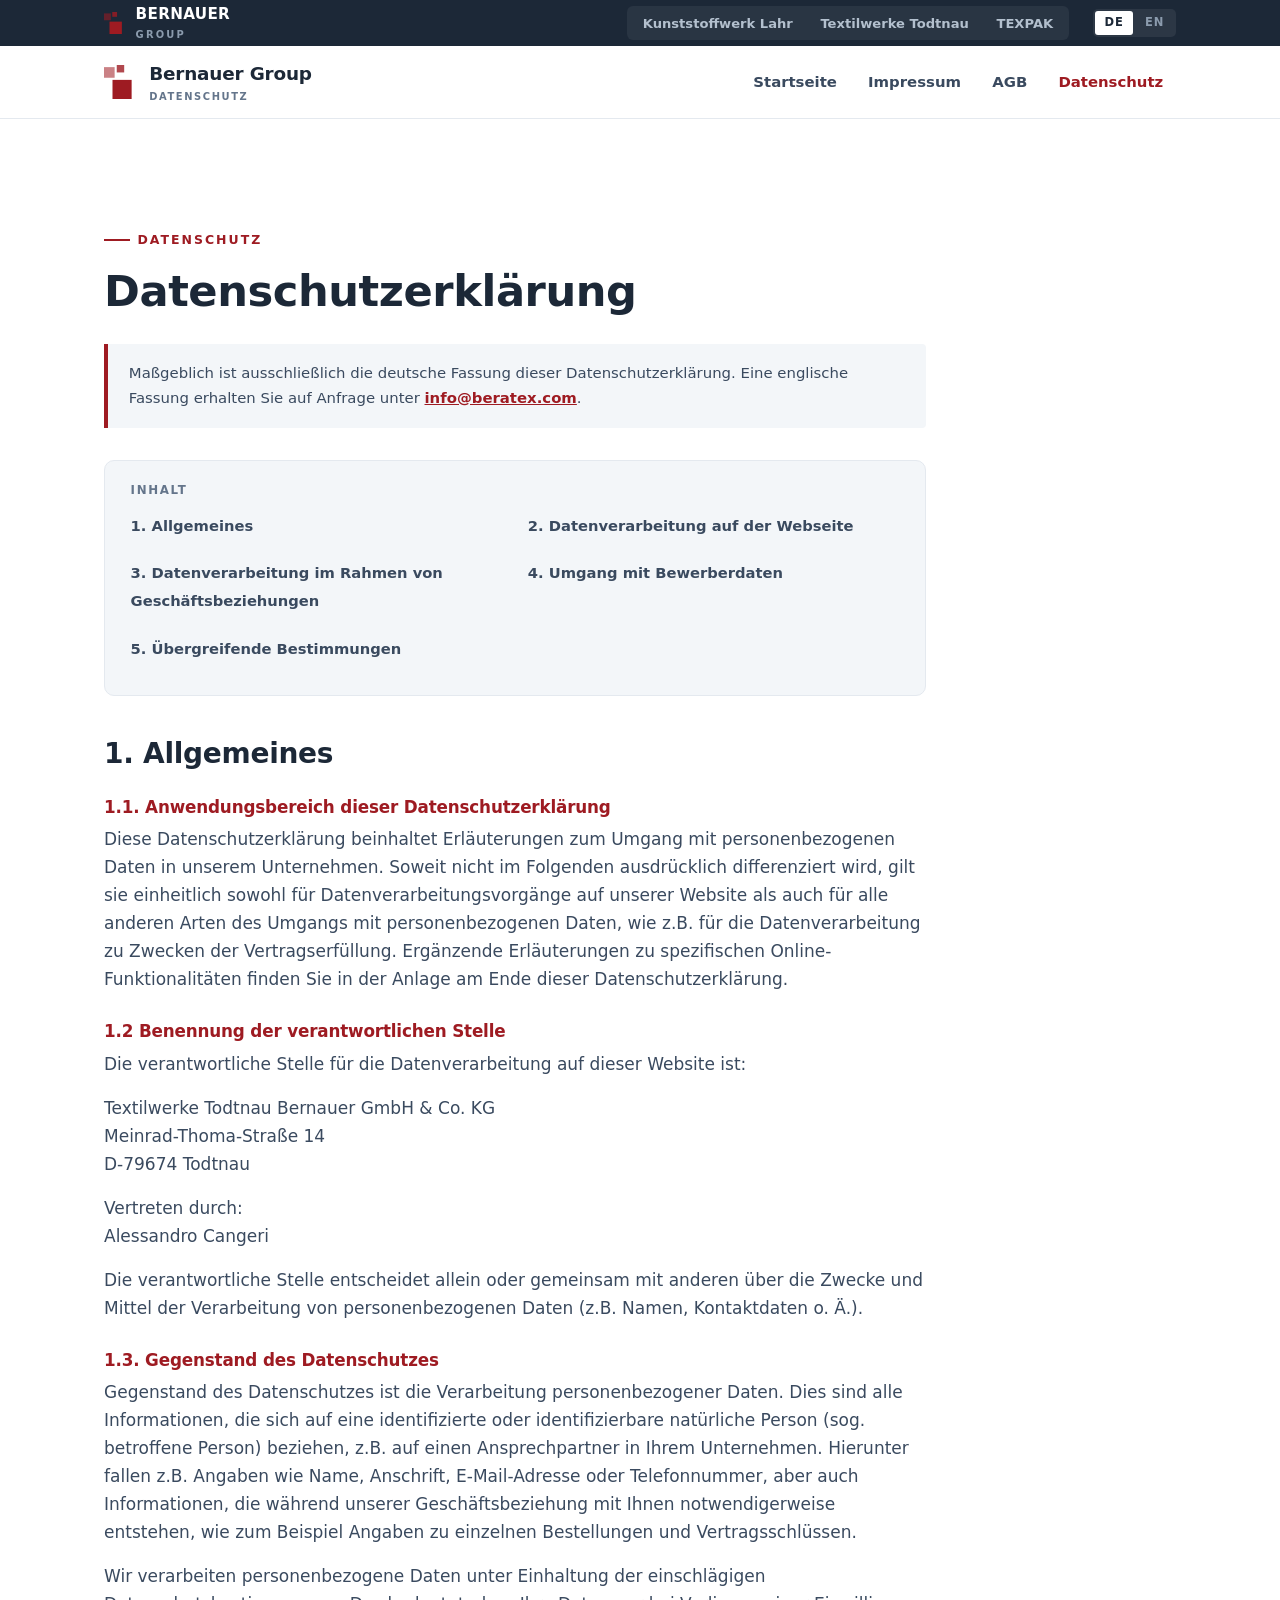
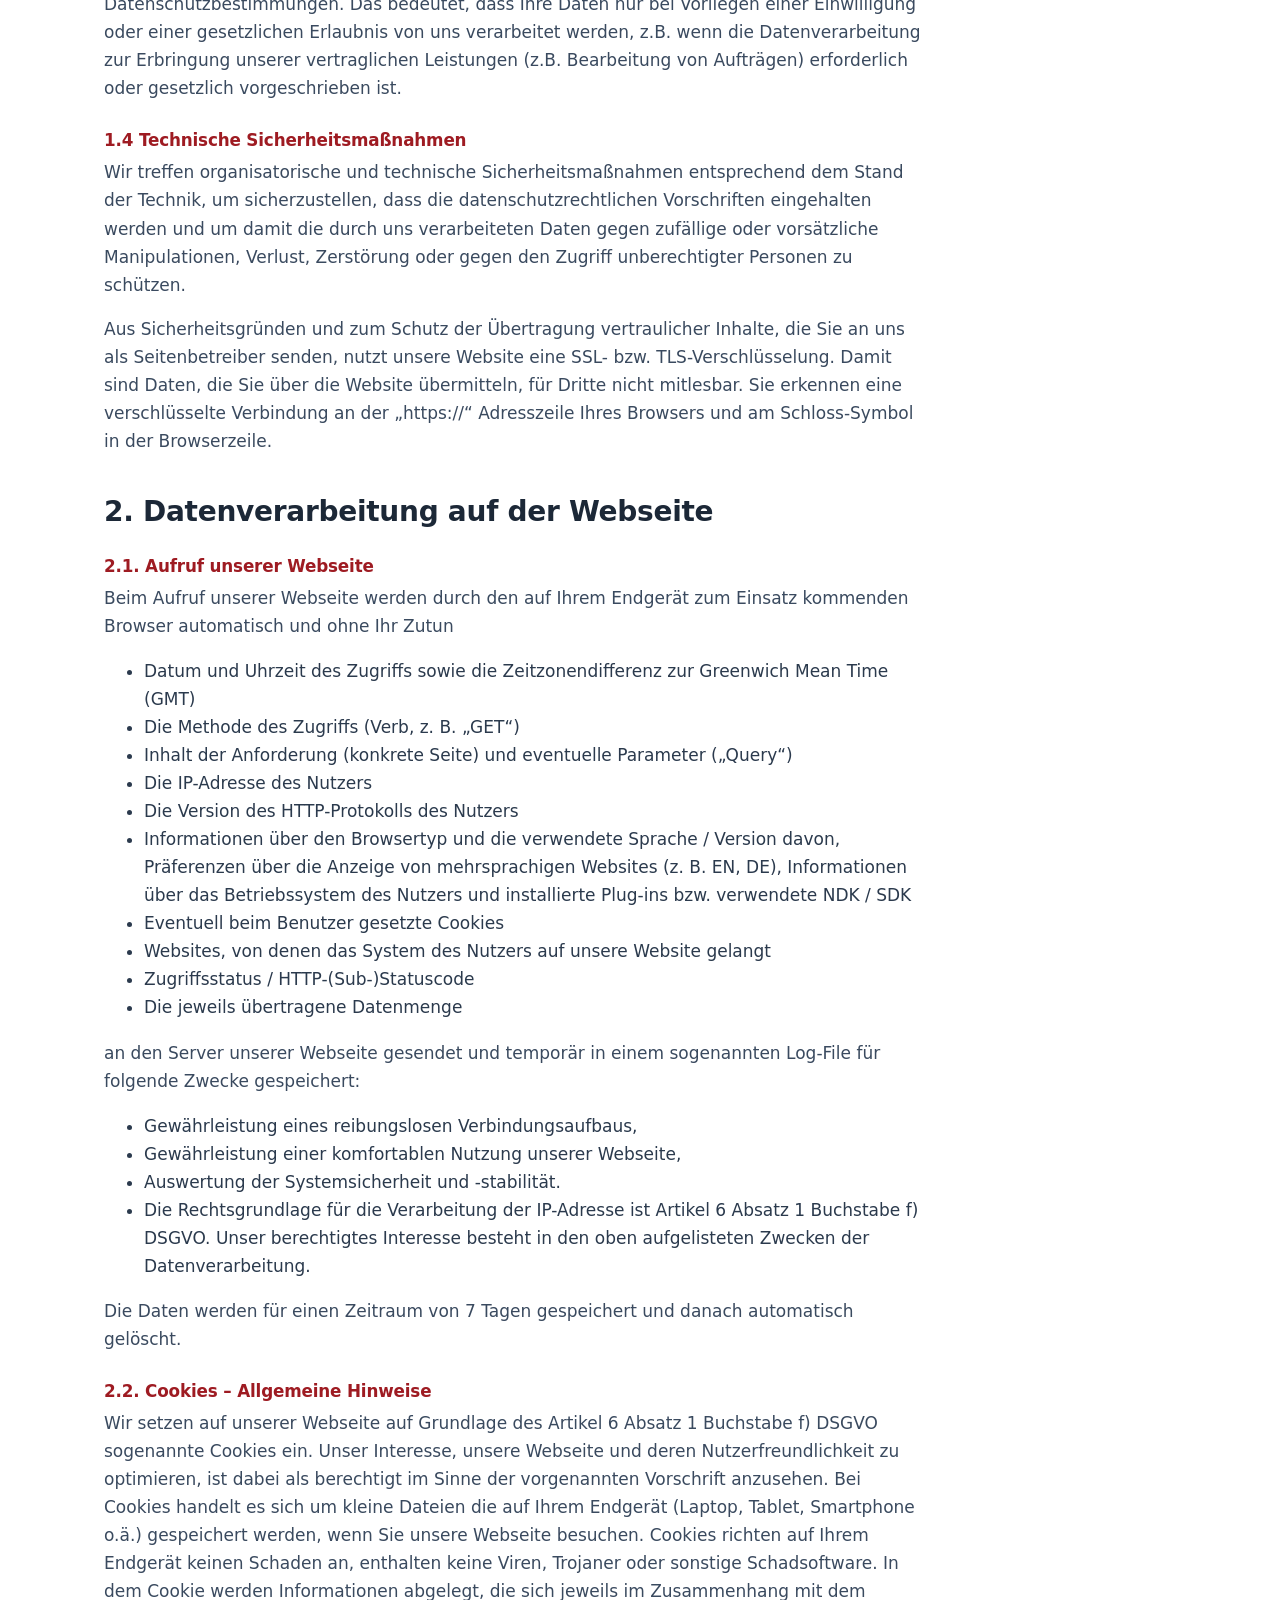
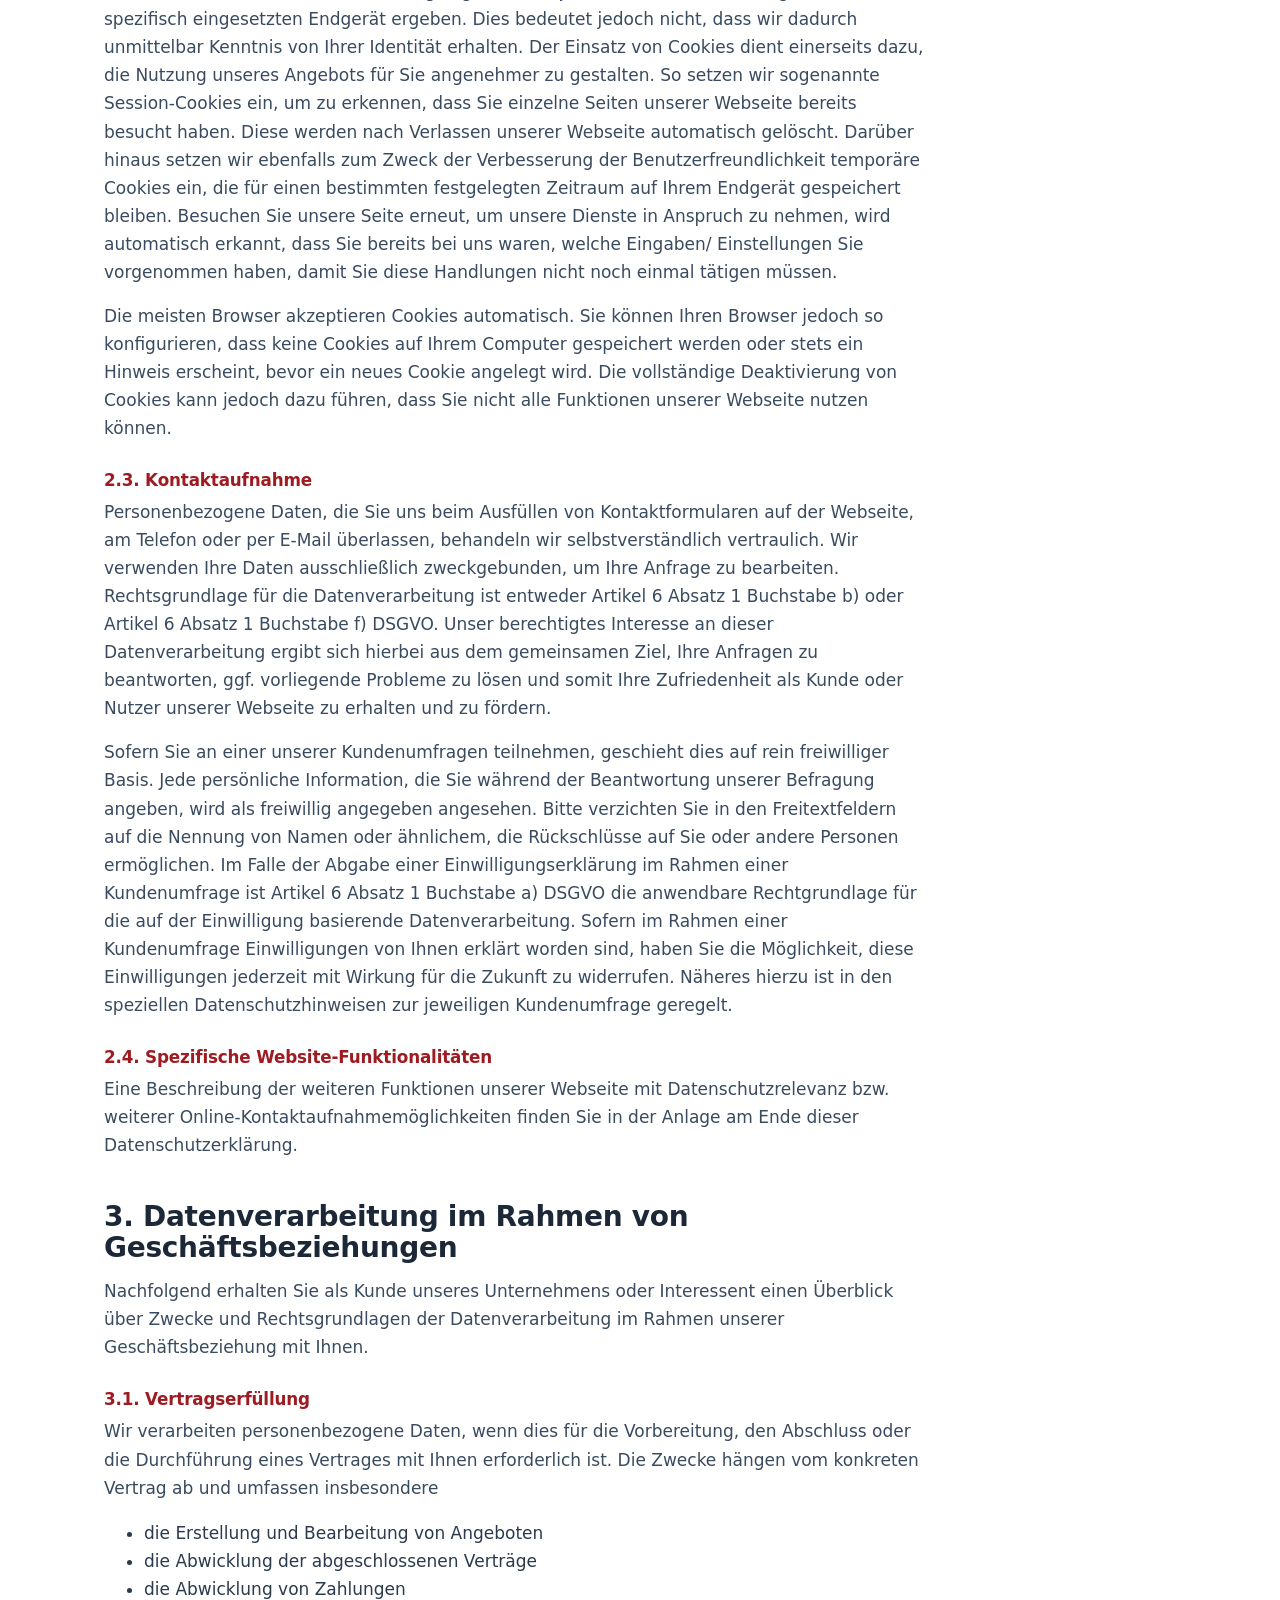
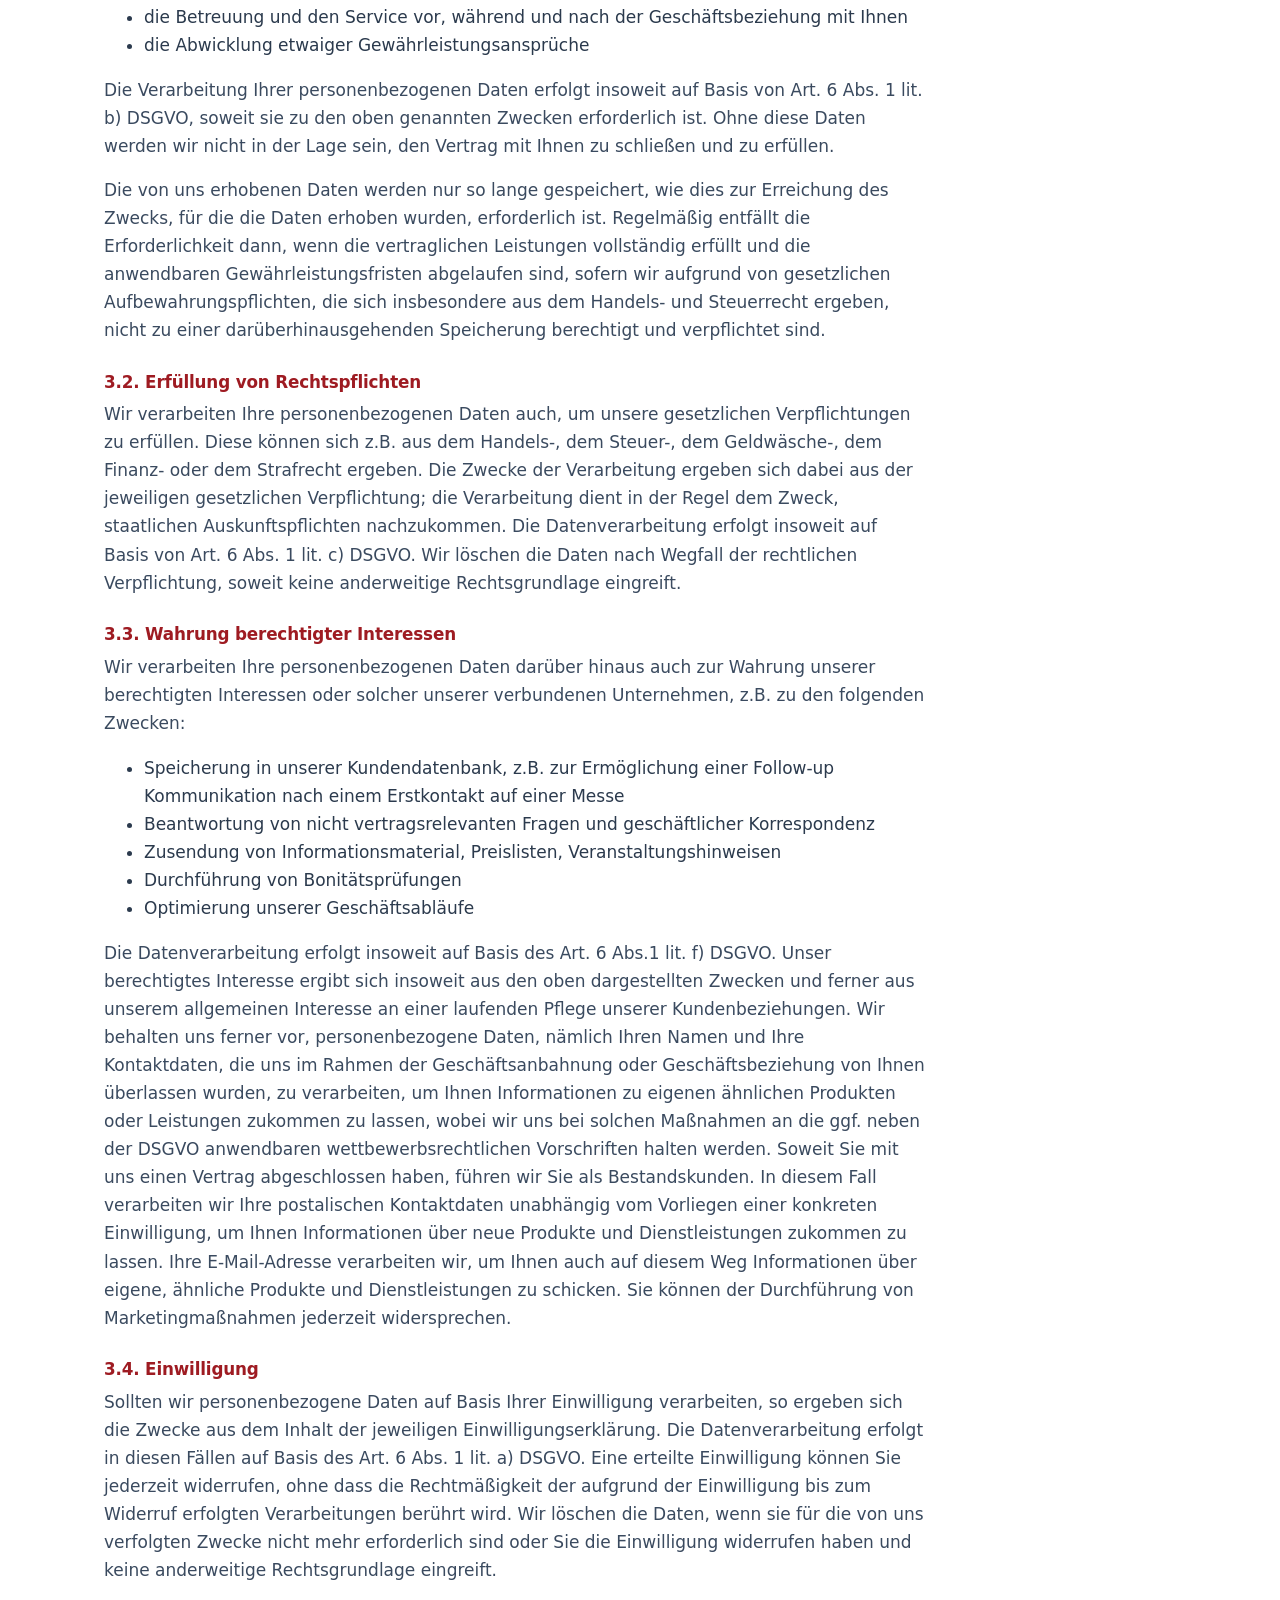
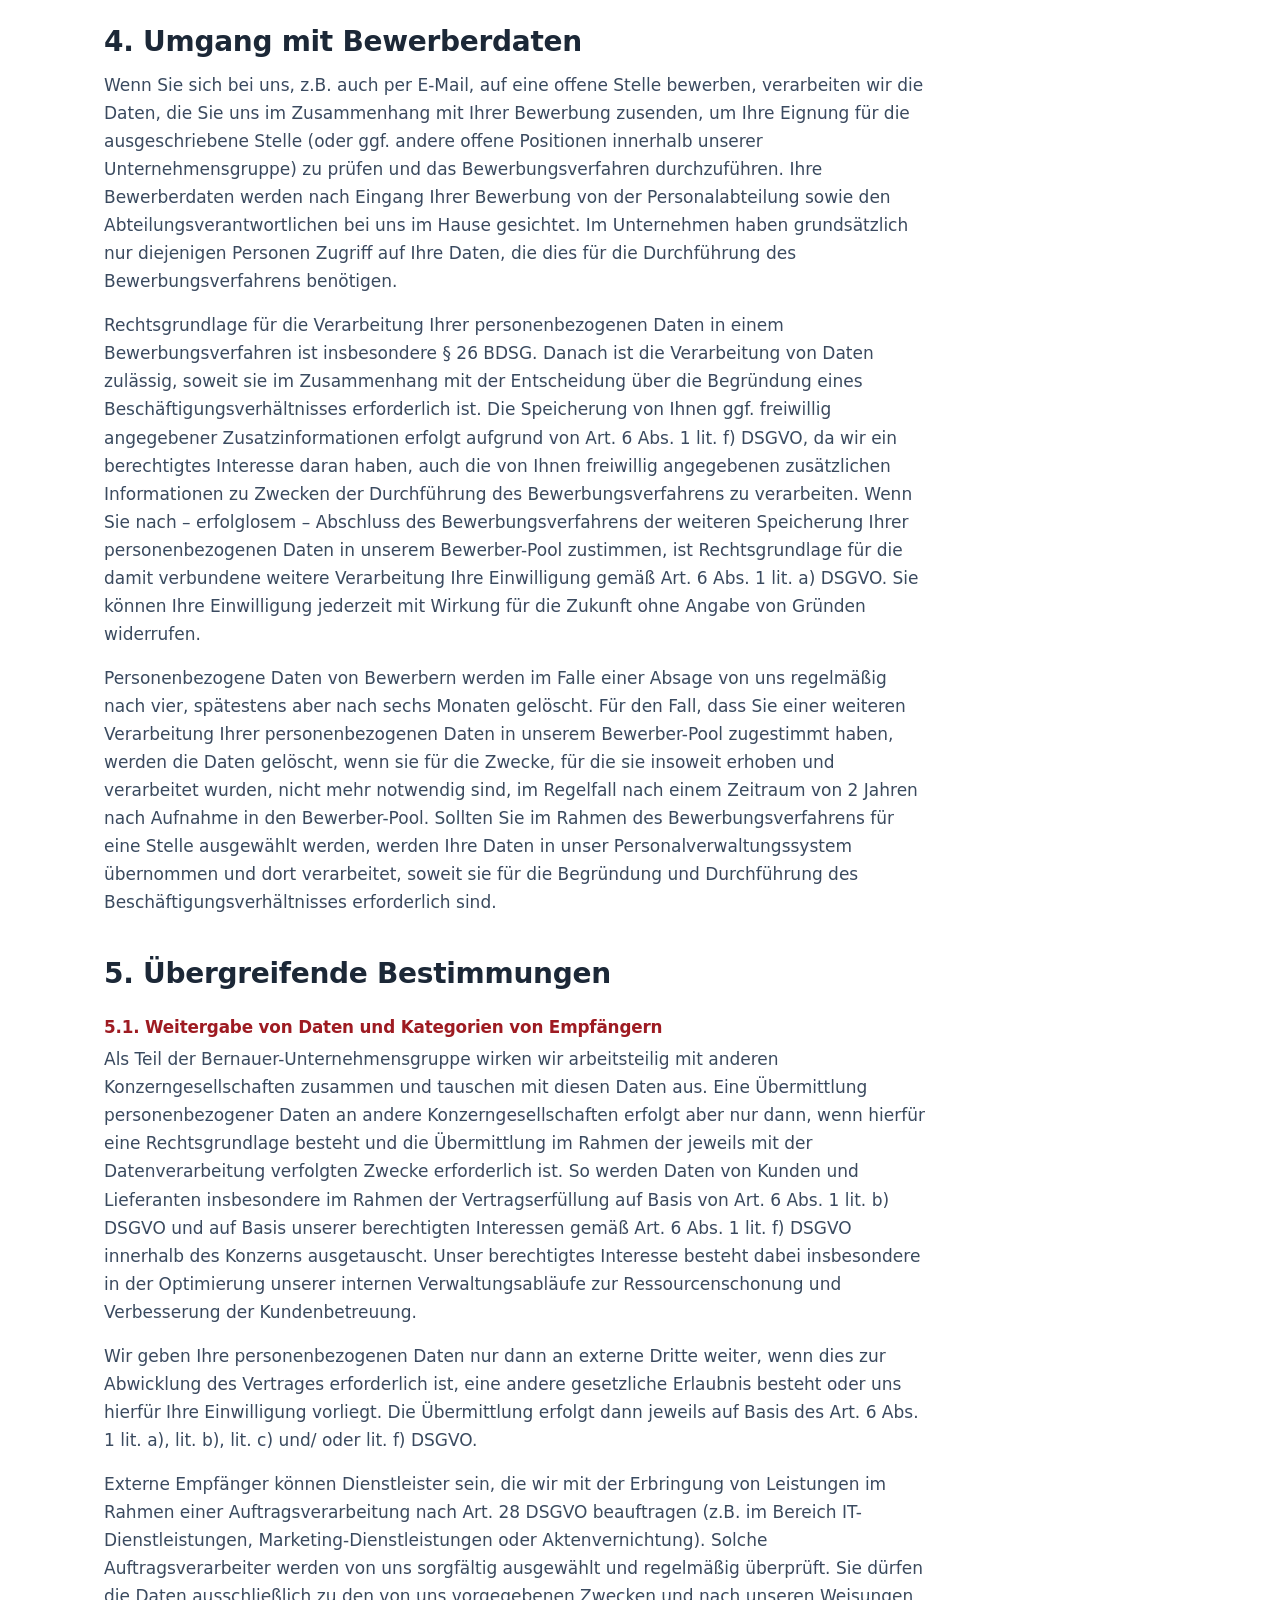
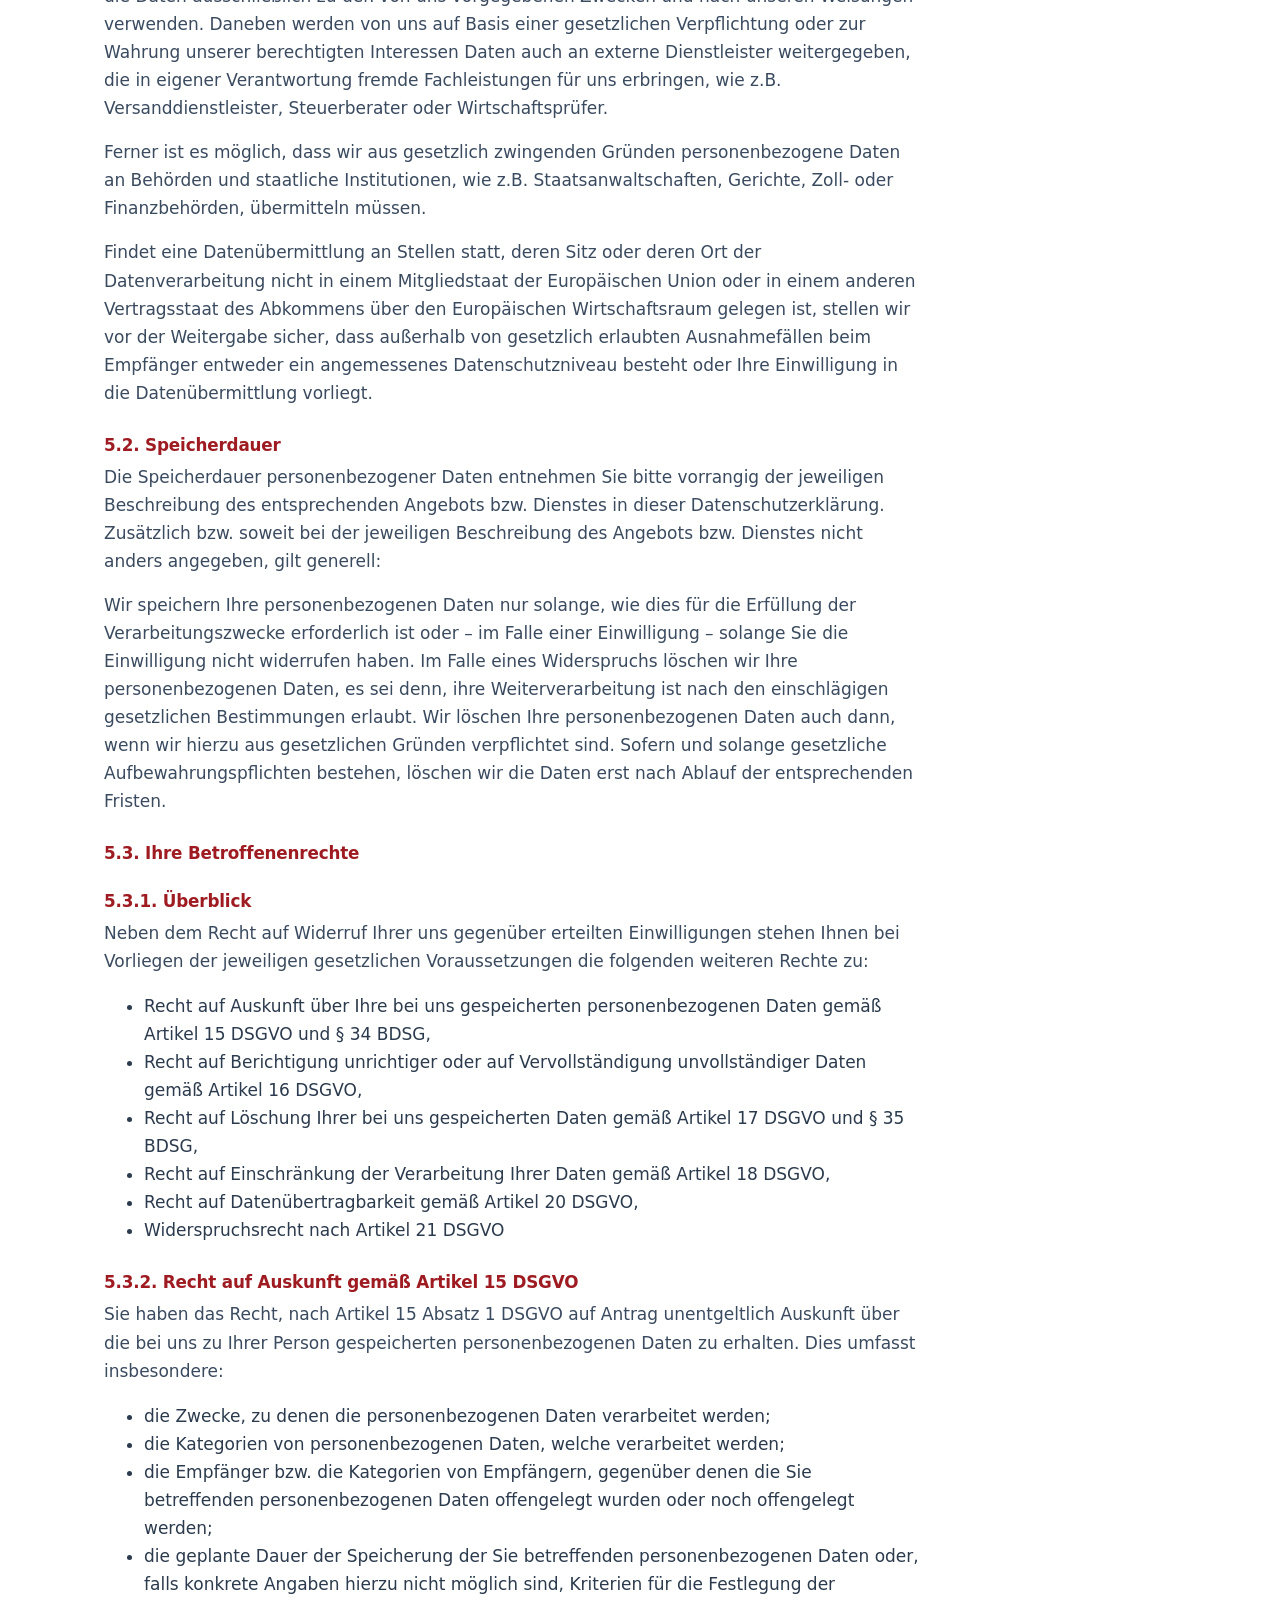
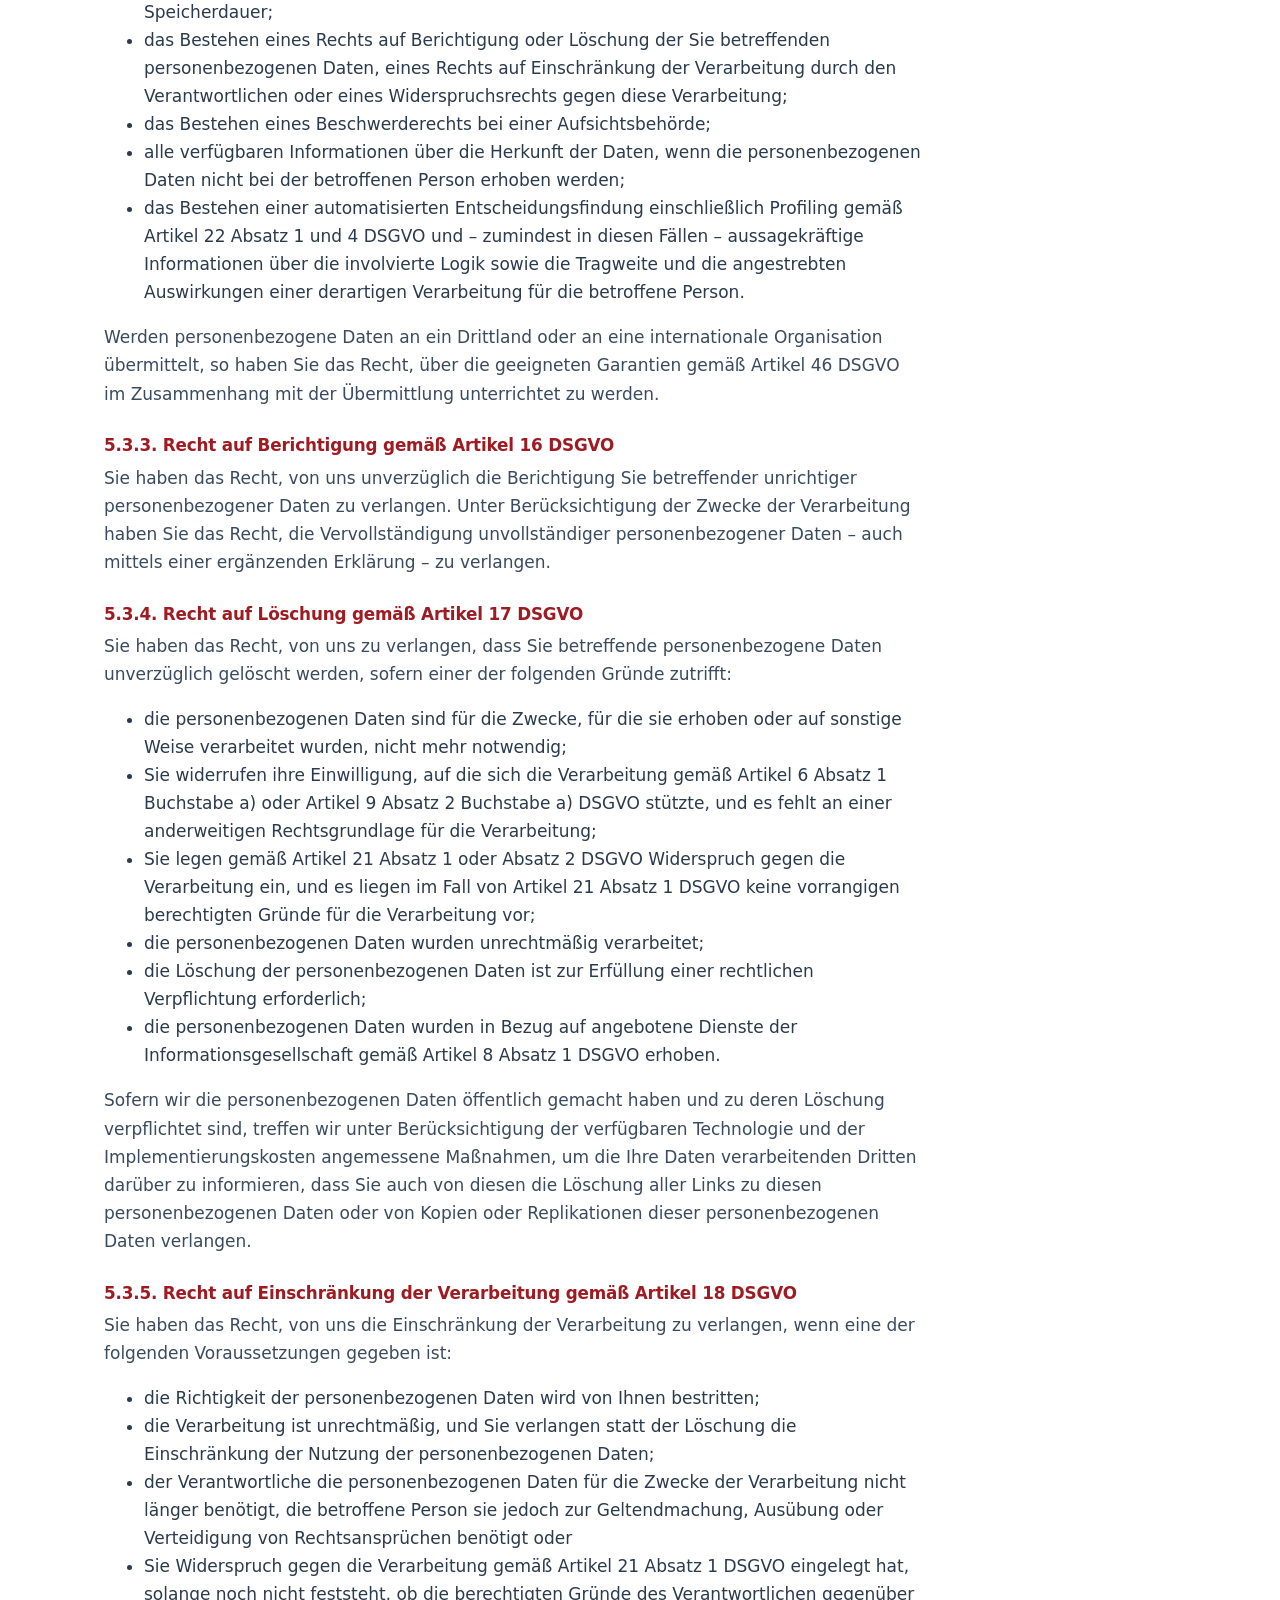
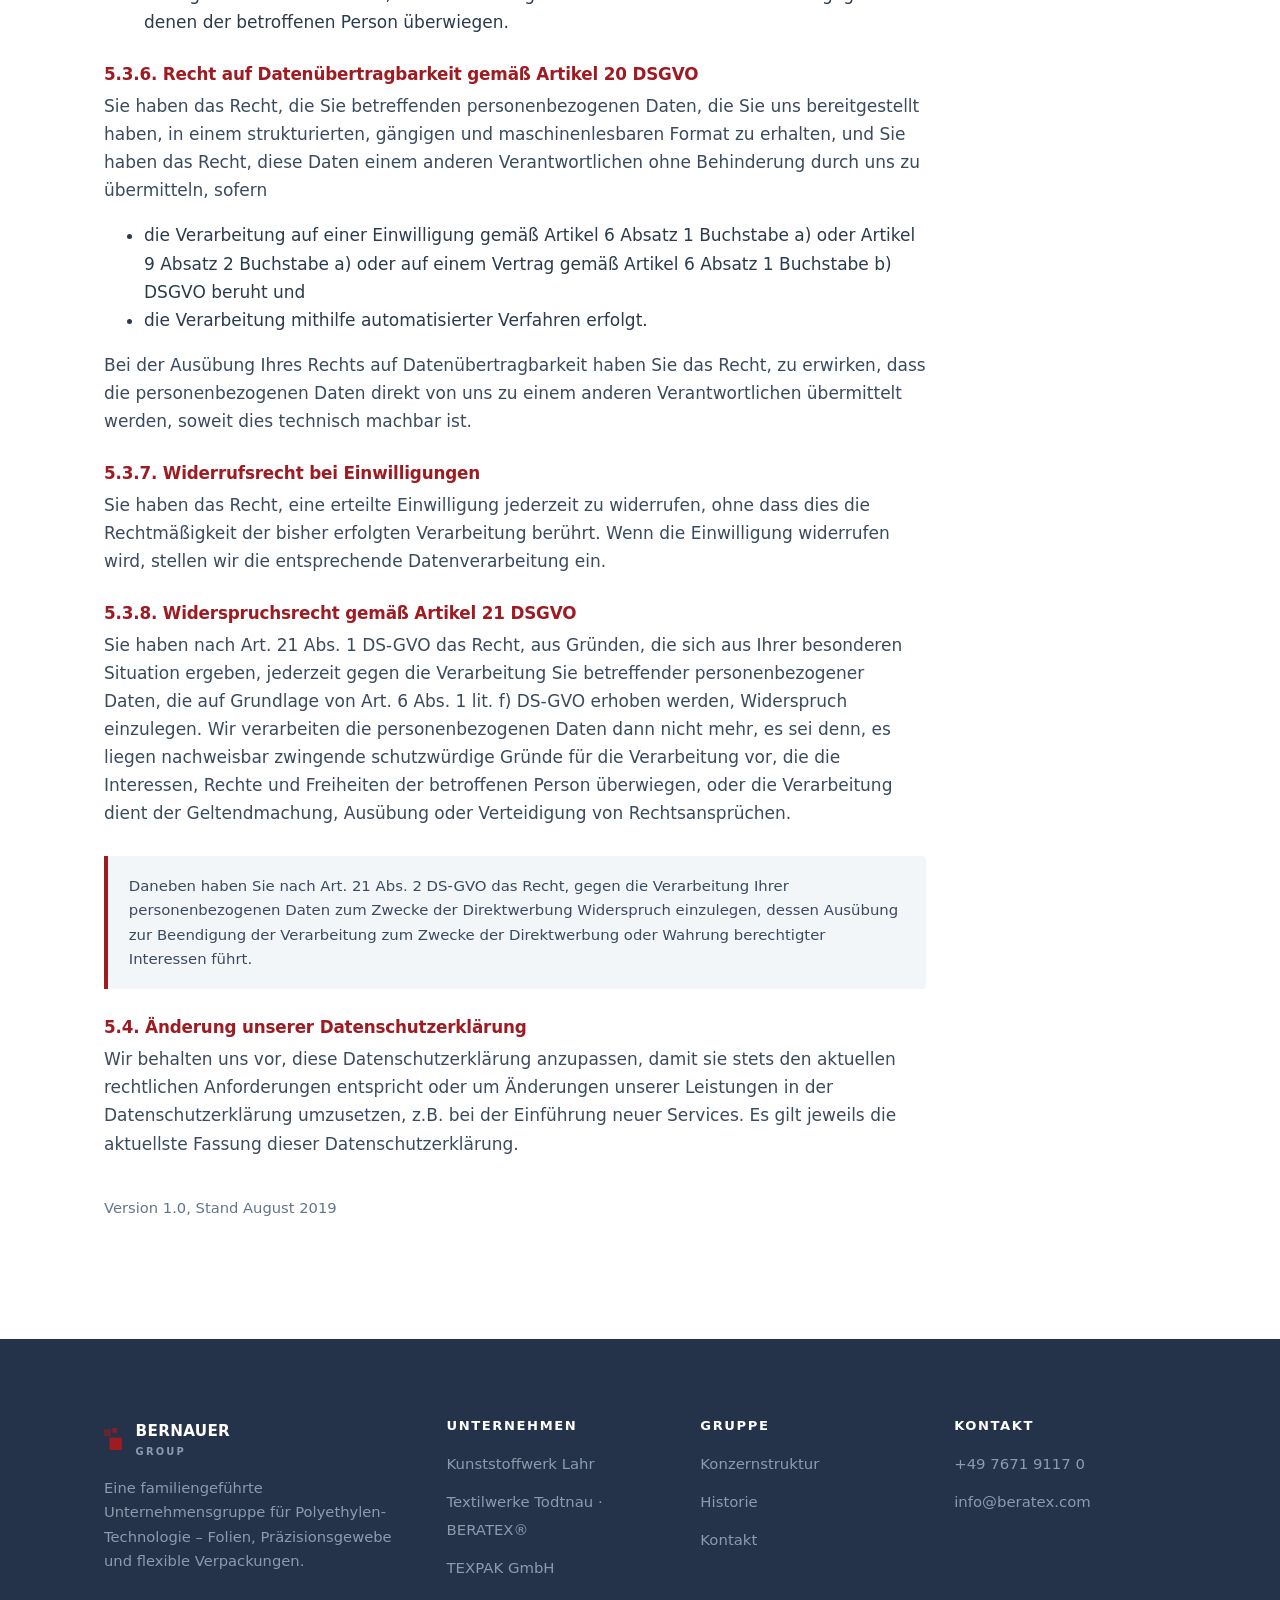
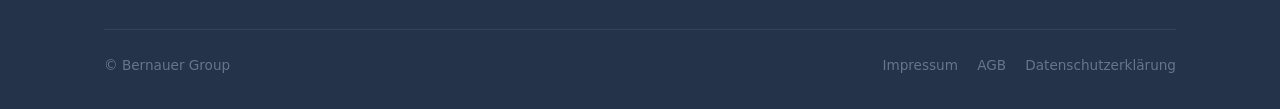
<file: datenschutz.html>
<!DOCTYPE html>
<html lang="de">
<head>
<meta charset="utf-8">
<meta name="viewport" content="width=device-width, initial-scale=1">
<title data-en="Privacy Policy | Bernauer Group">Datenschutzerklärung | Bernauer Group</title>
<meta name="description"
      content="Datenschutzerklärung der Textilwerke Todtnau Bernauer GmbH & Co. KG – Umgang mit personenbezogenen Daten, Betroffenenrechte, Speicherdauer."
      data-en="Privacy policy of Textilwerke Todtnau Bernauer GmbH &amp; Co. KG — handling of personal data, data subject rights, storage periods.">
<link rel="stylesheet" href="assets/styles.css">
</head>
<body>

<header class="site-header">
  <div class="groupbar">
    <div class="container groupbar__inner">
      <a class="groupbar__brand" href="index.html">
        <svg class="mark" viewBox="0 0 32 32" aria-hidden="true"><rect class="m2" x="0" y="2" width="10" height="10"/><rect class="m3" x="12" y="0" width="7" height="7"/><rect x="8" y="14" width="18" height="18"/></svg>
        <span>BERNAUER<small>Group</small></span>
      </a>

      <nav class="switch" aria-label="Unternehmen der Gruppe">
                <a href="kunststoffwerk-lahr.html" data-brand="kwl">Kunststoffwerk Lahr</a>
        <a href="beratex.html" data-brand="beratex">Textilwerke Todtnau</a>
        <a href="texpak.html" data-brand="texpak">TEXPAK</a>
      </nav>

      <div class="langswitch" role="group" aria-label="Sprache / Language">
        <button type="button" data-lang="de" aria-pressed="true">DE</button>
        <button type="button" data-lang="en" aria-pressed="false">EN</button>
      </div>
    </div>
  </div>

  <div class="container navbar__inner">
    <a class="brandlink" href="index.html">
      <svg class="mark" viewBox="0 0 32 32" aria-hidden="true"><rect class="m2" x="0" y="2" width="10" height="10"/><rect class="m3" x="12" y="0" width="7" height="7"/><rect x="8" y="14" width="18" height="18"/></svg>
      <span class="brandlink__name">Bernauer Group<small data-en="Privacy Policy">Datenschutz</small></span>
    </a>

    <button class="nav-toggle" aria-label="Menü öffnen" aria-expanded="false" aria-controls="mainnav">
      <span></span><span></span><span></span>
    </button>

    <nav class="mainnav" id="mainnav" aria-label="Hauptnavigation">
      <div class="mobile-switch">
        <a href="index.html">← Bernauer Group</a>
        <a href="kunststoffwerk-lahr.html">Kunststoffwerk Lahr</a>
        <a href="beratex.html">Textilwerke Todtnau · BERATEX®</a>
        <a href="texpak.html">TEXPAK GmbH</a>
      </div>
      <a href="index.html" data-en="Home">Startseite</a>
      <a href="impressum.html" data-en="Imprint">Impressum</a>
      <a href="agb.html" data-en="Terms &amp; Conditions">AGB</a>
      <a href="datenschutz.html" class="is-active" data-en="Privacy Policy">Datenschutz</a>
      <a class="btn btn--primary nav-cta" href="index.html#contact" data-en-html="Request a quote <span class=&quot;arrow&quot;>→</span>">Anfrage stellen <span class="arrow">→</span></a>
    </nav>
  </div>
</header>

<main>
  <section class="section">
    <div class="container">
      <span class="eyebrow" data-en="Data protection">Datenschutz</span>
      <h1 style="font-size:clamp(1.8rem,3.8vw,2.7rem)" data-en="Privacy Policy">Datenschutzerklärung</h1>

      <div class="legal" style="margin-top:1.4rem">

        <div class="notice" data-en-html="This privacy policy is legally binding in its German version only. An English version is available on request from <a href=&quot;mailto:info@beratex.com&quot;>info@beratex.com</a>.">
          <p>
            Maßgeblich ist ausschließlich die deutsche Fassung dieser
            Datenschutzerklärung. Eine englische Fassung erhalten Sie auf Anfrage
            unter <a href="mailto:info@beratex.com">info@beratex.com</a>.
          </p>
        </div>

        <nav class="toc" aria-label="Inhaltsverzeichnis">
          <h2 data-en="Contents">Inhalt</h2>
          <ol>
            <li><a href="#a1">1. <span data-en="General">Allgemeines</span></a></li>
            <li><a href="#a2">2. <span data-en="Data processing on the website">Datenverarbeitung auf der Webseite</span></a></li>
            <li><a href="#a3">3. <span data-en="Data processing in business relationships">Datenverarbeitung im Rahmen von Geschäftsbeziehungen</span></a></li>
            <li><a href="#a4">4. <span data-en="Handling of applicant data">Umgang mit Bewerberdaten</span></a></li>
            <li><a href="#a5">5. <span data-en="Overarching provisions">Übergreifende Bestimmungen</span></a></li>
          </ol>
        </nav>

        <!-- ── 1 ────────────────────────────────────────────────── -->
        <h2 id="a1">1. Allgemeines</h2>

        <h3>1.1. Anwendungsbereich dieser Datenschutzerklärung</h3>
        <p>Diese Datenschutzerklärung beinhaltet Erläuterungen zum Umgang mit personenbezogenen Daten in unserem Unternehmen. Soweit nicht im Folgenden ausdrücklich differenziert wird, gilt sie einheitlich sowohl für Datenverarbeitungsvorgänge auf unserer Website als auch für alle anderen Arten des Umgangs mit personenbezogenen Daten, wie z.B. für die Datenverarbeitung zu Zwecken der Vertragserfüllung. Ergänzende Erläuterungen zu spezifischen Online-Funktionalitäten finden Sie in der Anlage am Ende dieser Datenschutzerklärung.</p>

        <h3>1.2 Benennung der verantwortlichen Stelle</h3>
        <p>Die verantwortliche Stelle für die Datenverarbeitung auf dieser Website ist:</p>
        <address>
          Textilwerke Todtnau Bernauer GmbH &amp; Co. KG<br>
          Meinrad-Thoma-Straße 14<br>
          D-79674 Todtnau
        </address>
        <p style="margin-top:1rem">Vertreten durch:<br>Alessandro Cangeri</p>
        <p>Die verantwortliche Stelle entscheidet allein oder gemeinsam mit anderen über die Zwecke und Mittel der Verarbeitung von personenbezogenen Daten (z.B. Namen, Kontaktdaten o. Ä.).</p>

        <h3>1.3. Gegenstand des Datenschutzes</h3>
        <p>Gegenstand des Datenschutzes ist die Verarbeitung personenbezogener Daten. Dies sind alle Informationen, die sich auf eine identifizierte oder identifizierbare natürliche Person (sog. betroffene Person) beziehen, z.B. auf einen Ansprechpartner in Ihrem Unternehmen. Hierunter fallen z.B. Angaben wie Name, Anschrift, E-Mail-Adresse oder Telefonnummer, aber auch Informationen, die während unserer Geschäftsbeziehung mit Ihnen notwendigerweise entstehen, wie zum Beispiel Angaben zu einzelnen Bestellungen und Vertragsschlüssen.</p>
        <p>Wir verarbeiten personenbezogene Daten unter Einhaltung der einschlägigen Datenschutzbestimmungen. Das bedeutet, dass Ihre Daten nur bei Vorliegen einer Einwilligung oder einer gesetzlichen Erlaubnis von uns verarbeitet werden, z.B. wenn die Datenverarbeitung zur Erbringung unserer vertraglichen Leistungen (z.B. Bearbeitung von Aufträgen) erforderlich oder gesetzlich vorgeschrieben ist.</p>

        <h3>1.4 Technische Sicherheitsmaßnahmen</h3>
        <p>Wir treffen organisatorische und technische Sicherheitsmaßnahmen entsprechend dem Stand der Technik, um sicherzustellen, dass die datenschutzrechtlichen Vorschriften eingehalten werden und um damit die durch uns verarbeiteten Daten gegen zufällige oder vorsätzliche Manipulationen, Verlust, Zerstörung oder gegen den Zugriff unberechtigter Personen zu schützen.</p>
        <p>Aus Sicherheitsgründen und zum Schutz der Übertragung vertraulicher Inhalte, die Sie an uns als Seitenbetreiber senden, nutzt unsere Website eine SSL- bzw. TLS-Verschlüsselung. Damit sind Daten, die Sie über die Website übermitteln, für Dritte nicht mitlesbar. Sie erkennen eine verschlüsselte Verbindung an der „https://“ Adresszeile Ihres Browsers und am Schloss-Symbol in der Browserzeile.</p>

        <!-- ── 2 ────────────────────────────────────────────────── -->
        <h2 id="a2">2. Datenverarbeitung auf der Webseite</h2>

        <h3>2.1. Aufruf unserer Webseite</h3>
        <p>Beim Aufruf unserer Webseite werden durch den auf Ihrem Endgerät zum Einsatz kommenden Browser automatisch und ohne Ihr Zutun</p>
        <ul>
          <li>Datum und Uhrzeit des Zugriffs sowie die Zeitzonendifferenz zur Greenwich Mean Time (GMT)</li>
          <li>Die Methode des Zugriffs (Verb, z. B. „GET“)</li>
          <li>Inhalt der Anforderung (konkrete Seite) und eventuelle Parameter („Query“)</li>
          <li>Die IP-Adresse des Nutzers</li>
          <li>Die Version des HTTP-Protokolls des Nutzers</li>
          <li>Informationen über den Browsertyp und die verwendete Sprache / Version davon, Präferenzen über die Anzeige von mehrsprachigen Websites (z. B. EN, DE), Informationen über das Betriebssystem des Nutzers und installierte Plug-ins bzw. verwendete NDK / SDK</li>
          <li>Eventuell beim Benutzer gesetzte Cookies</li>
          <li>Websites, von denen das System des Nutzers auf unsere Website gelangt</li>
          <li>Zugriffsstatus / HTTP-(Sub-)Statuscode</li>
          <li>Die jeweils übertragene Datenmenge</li>
        </ul>
        <p>an den Server unserer Webseite gesendet und temporär in einem sogenannten Log-File für folgende Zwecke gespeichert:</p>
        <ul>
          <li>Gewährleistung eines reibungslosen Verbindungsaufbaus,</li>
          <li>Gewährleistung einer komfortablen Nutzung unserer Webseite,</li>
          <li>Auswertung der Systemsicherheit und -stabilität.</li>
          <li>Die Rechtsgrundlage für die Verarbeitung der IP-Adresse ist Artikel 6 Absatz 1 Buchstabe f) DSGVO. Unser berechtigtes Interesse besteht in den oben aufgelisteten Zwecken der Datenverarbeitung.</li>
        </ul>
        <p>Die Daten werden für einen Zeitraum von 7 Tagen gespeichert und danach automatisch gelöscht.</p>

        <h3>2.2. Cookies – Allgemeine Hinweise</h3>
        <p>Wir setzen auf unserer Webseite auf Grundlage des Artikel 6 Absatz 1 Buchstabe f) DSGVO sogenannte Cookies ein. Unser Interesse, unsere Webseite und deren Nutzerfreundlichkeit zu optimieren, ist dabei als berechtigt im Sinne der vorgenannten Vorschrift anzusehen. Bei Cookies handelt es sich um kleine Dateien die auf Ihrem Endgerät (Laptop, Tablet, Smartphone o.ä.) gespeichert werden, wenn Sie unsere Webseite besuchen. Cookies richten auf Ihrem Endgerät keinen Schaden an, enthalten keine Viren, Trojaner oder sonstige Schadsoftware. In dem Cookie werden Informationen abgelegt, die sich jeweils im Zusammenhang mit dem spezifisch eingesetzten Endgerät ergeben. Dies bedeutet jedoch nicht, dass wir dadurch unmittelbar Kenntnis von Ihrer Identität erhalten. Der Einsatz von Cookies dient einerseits dazu, die Nutzung unseres Angebots für Sie angenehmer zu gestalten. So setzen wir sogenannte Session-Cookies ein, um zu erkennen, dass Sie einzelne Seiten unserer Webseite bereits besucht haben. Diese werden nach Verlassen unserer Webseite automatisch gelöscht. Darüber hinaus setzen wir ebenfalls zum Zweck der Verbesserung der Benutzerfreundlichkeit temporäre Cookies ein, die für einen bestimmten festgelegten Zeitraum auf Ihrem Endgerät gespeichert bleiben. Besuchen Sie unsere Seite erneut, um unsere Dienste in Anspruch zu nehmen, wird automatisch erkannt, dass Sie bereits bei uns waren, welche Eingaben/ Einstellungen Sie vorgenommen haben, damit Sie diese Handlungen nicht noch einmal tätigen müssen.</p>
        <p>Die meisten Browser akzeptieren Cookies automatisch. Sie können Ihren Browser jedoch so konfigurieren, dass keine Cookies auf Ihrem Computer gespeichert werden oder stets ein Hinweis erscheint, bevor ein neues Cookie angelegt wird. Die vollständige Deaktivierung von Cookies kann jedoch dazu führen, dass Sie nicht alle Funktionen unserer Webseite nutzen können.</p>

        <h3>2.3. Kontaktaufnahme</h3>
        <p>Personenbezogene Daten, die Sie uns beim Ausfüllen von Kontaktformularen auf der Webseite, am Telefon oder per E-Mail überlassen, behandeln wir selbstverständlich vertraulich. Wir verwenden Ihre Daten ausschließlich zweckgebunden, um Ihre Anfrage zu bearbeiten. Rechtsgrundlage für die Datenverarbeitung ist entweder Artikel 6 Absatz 1 Buchstabe b) oder Artikel 6 Absatz 1 Buchstabe f) DSGVO. Unser berechtigtes Interesse an dieser Datenverarbeitung ergibt sich hierbei aus dem gemeinsamen Ziel, Ihre Anfragen zu beantworten, ggf. vorliegende Probleme zu lösen und somit Ihre Zufriedenheit als Kunde oder Nutzer unserer Webseite zu erhalten und zu fördern.</p>
        <p>Sofern Sie an einer unserer Kundenumfragen teilnehmen, geschieht dies auf rein freiwilliger Basis. Jede persönliche Information, die Sie während der Beantwortung unserer Befragung angeben, wird als freiwillig angegeben angesehen. Bitte verzichten Sie in den Freitextfeldern auf die Nennung von Namen oder ähnlichem, die Rückschlüsse auf Sie oder andere Personen ermöglichen. Im Falle der Abgabe einer Einwilligungserklärung im Rahmen einer Kundenumfrage ist Artikel 6 Absatz 1 Buchstabe a) DSGVO die anwendbare Rechtgrundlage für die auf der Einwilligung basierende Datenverarbeitung. Sofern im Rahmen einer Kundenumfrage Einwilligungen von Ihnen erklärt worden sind, haben Sie die Möglichkeit, diese Einwilligungen jederzeit mit Wirkung für die Zukunft zu widerrufen. Näheres hierzu ist in den speziellen Datenschutzhinweisen zur jeweiligen Kundenumfrage geregelt.</p>

        <h3>2.4. Spezifische Website-Funktionalitäten</h3>
        <p>Eine Beschreibung der weiteren Funktionen unserer Webseite mit Datenschutzrelevanz bzw. weiterer Online-Kontaktaufnahmemöglichkeiten finden Sie in der Anlage am Ende dieser Datenschutzerklärung.</p>

        <!-- ── 3 ────────────────────────────────────────────────── -->
        <h2 id="a3">3. Datenverarbeitung im Rahmen von Geschäftsbeziehungen</h2>
        <p>Nachfolgend erhalten Sie als Kunde unseres Unternehmens oder Interessent einen Überblick über Zwecke und Rechtsgrundlagen der Datenverarbeitung im Rahmen unserer Geschäftsbeziehung mit Ihnen.</p>

        <h3>3.1. Vertragserfüllung</h3>
        <p>Wir verarbeiten personenbezogene Daten, wenn dies für die Vorbereitung, den Abschluss oder die Durchführung eines Vertrages mit Ihnen erforderlich ist. Die Zwecke hängen vom konkreten Vertrag ab und umfassen insbesondere</p>
        <ul>
          <li>die Erstellung und Bearbeitung von Angeboten</li>
          <li>die Abwicklung der abgeschlossenen Verträge</li>
          <li>die Abwicklung von Zahlungen</li>
          <li>die Betreuung und den Service vor, während und nach der Geschäftsbeziehung mit Ihnen</li>
          <li>die Abwicklung etwaiger Gewährleistungsansprüche</li>
        </ul>
        <p>Die Verarbeitung Ihrer personenbezogenen Daten erfolgt insoweit auf Basis von Art. 6 Abs. 1 lit. b) DSGVO, soweit sie zu den oben genannten Zwecken erforderlich ist. Ohne diese Daten werden wir nicht in der Lage sein, den Vertrag mit Ihnen zu schließen und zu erfüllen.</p>
        <p>Die von uns erhobenen Daten werden nur so lange gespeichert, wie dies zur Erreichung des Zwecks, für die die Daten erhoben wurden, erforderlich ist. Regelmäßig entfällt die Erforderlichkeit dann, wenn die vertraglichen Leistungen vollständig erfüllt und die anwendbaren Gewährleistungsfristen abgelaufen sind, sofern wir aufgrund von gesetzlichen Aufbewahrungspflichten, die sich insbesondere aus dem Handels- und Steuerrecht ergeben, nicht zu einer darüberhinausgehenden Speicherung berechtigt und verpflichtet sind.</p>

        <h3>3.2. Erfüllung von Rechtspflichten</h3>
        <p>Wir verarbeiten Ihre personenbezogenen Daten auch, um unsere gesetzlichen Verpflichtungen zu erfüllen. Diese können sich z.B. aus dem Handels-, dem Steuer-, dem Geldwäsche-, dem Finanz- oder dem Strafrecht ergeben. Die Zwecke der Verarbeitung ergeben sich dabei aus der jeweiligen gesetzlichen Verpflichtung; die Verarbeitung dient in der Regel dem Zweck, staatlichen Auskunftspflichten nachzukommen. Die Datenverarbeitung erfolgt insoweit auf Basis von Art. 6 Abs. 1 lit. c) DSGVO. Wir löschen die Daten nach Wegfall der rechtlichen Verpflichtung, soweit keine anderweitige Rechtsgrundlage eingreift.</p>

        <h3>3.3. Wahrung berechtigter Interessen</h3>
        <p>Wir verarbeiten Ihre personenbezogenen Daten darüber hinaus auch zur Wahrung unserer berechtigten Interessen oder solcher unserer verbundenen Unternehmen, z.B. zu den folgenden Zwecken:</p>
        <ul>
          <li>Speicherung in unserer Kundendatenbank, z.B. zur Ermöglichung einer Follow-up Kommunikation nach einem Erstkontakt auf einer Messe</li>
          <li>Beantwortung von nicht vertragsrelevanten Fragen und geschäftlicher Korrespondenz</li>
          <li>Zusendung von Informationsmaterial, Preislisten, Veranstaltungshinweisen</li>
          <li>Durchführung von Bonitätsprüfungen</li>
          <li>Optimierung unserer Geschäftsabläufe</li>
        </ul>
        <p>Die Datenverarbeitung erfolgt insoweit auf Basis des Art. 6 Abs.1 lit. f) DSGVO. Unser berechtigtes Interesse ergibt sich insoweit aus den oben dargestellten Zwecken und ferner aus unserem allgemeinen Interesse an einer laufenden Pflege unserer Kundenbeziehungen. Wir behalten uns ferner vor, personenbezogene Daten, nämlich Ihren Namen und Ihre Kontaktdaten, die uns im Rahmen der Geschäftsanbahnung oder Geschäftsbeziehung von Ihnen überlassen wurden, zu verarbeiten, um Ihnen Informationen zu eigenen ähnlichen Produkten oder Leistungen zukommen zu lassen, wobei wir uns bei solchen Maßnahmen an die ggf. neben der DSGVO anwendbaren wettbewerbsrechtlichen Vorschriften halten werden. Soweit Sie mit uns einen Vertrag abgeschlossen haben, führen wir Sie als Bestandskunden. In diesem Fall verarbeiten wir Ihre postalischen Kontaktdaten unabhängig vom Vorliegen einer konkreten Einwilligung, um Ihnen Informationen über neue Produkte und Dienstleistungen zukommen zu lassen. Ihre E-Mail-Adresse verarbeiten wir, um Ihnen auch auf diesem Weg Informationen über eigene, ähnliche Produkte und Dienstleistungen zu schicken. Sie können der Durchführung von Marketingmaßnahmen jederzeit widersprechen.</p>

        <h3>3.4. Einwilligung</h3>
        <p>Sollten wir personenbezogene Daten auf Basis Ihrer Einwilligung verarbeiten, so ergeben sich die Zwecke aus dem Inhalt der jeweiligen Einwilligungserklärung. Die Datenverarbeitung erfolgt in diesen Fällen auf Basis des Art. 6 Abs. 1 lit. a) DSGVO. Eine erteilte Einwilligung können Sie jederzeit widerrufen, ohne dass die Rechtmäßigkeit der aufgrund der Einwilligung bis zum Widerruf erfolgten Verarbeitungen berührt wird. Wir löschen die Daten, wenn sie für die von uns verfolgten Zwecke nicht mehr erforderlich sind oder Sie die Einwilligung widerrufen haben und keine anderweitige Rechtsgrundlage eingreift.</p>

        <!-- ── 4 ────────────────────────────────────────────────── -->
        <h2 id="a4">4. Umgang mit Bewerberdaten</h2>
        <p>Wenn Sie sich bei uns, z.B. auch per E-Mail, auf eine offene Stelle bewerben, verarbeiten wir die Daten, die Sie uns im Zusammenhang mit Ihrer Bewerbung zusenden, um Ihre Eignung für die ausgeschriebene Stelle (oder ggf. andere offene Positionen innerhalb unserer Unternehmensgruppe) zu prüfen und das Bewerbungsverfahren durchzuführen. Ihre Bewerberdaten werden nach Eingang Ihrer Bewerbung von der Personalabteilung sowie den Abteilungsverantwortlichen bei uns im Hause gesichtet. Im Unternehmen haben grundsätzlich nur diejenigen Personen Zugriff auf Ihre Daten, die dies für die Durchführung des Bewerbungsverfahrens benötigen.</p>
        <p>Rechtsgrundlage für die Verarbeitung Ihrer personenbezogenen Daten in einem Bewerbungsverfahren ist insbesondere § 26 BDSG. Danach ist die Verarbeitung von Daten zulässig, soweit sie im Zusammenhang mit der Entscheidung über die Begründung eines Beschäftigungsverhältnisses erforderlich ist. Die Speicherung von Ihnen ggf. freiwillig angegebener Zusatzinformationen erfolgt aufgrund von Art. 6 Abs. 1 lit. f) DSGVO, da wir ein berechtigtes Interesse daran haben, auch die von Ihnen freiwillig angegebenen zusätzlichen Informationen zu Zwecken der Durchführung des Bewerbungsverfahrens zu verarbeiten. Wenn Sie nach – erfolglosem – Abschluss des Bewerbungsverfahrens der weiteren Speicherung Ihrer personenbezogenen Daten in unserem Bewerber-Pool zustimmen, ist Rechtsgrundlage für die damit verbundene weitere Verarbeitung Ihre Einwilligung gemäß Art. 6 Abs. 1 lit. a) DSGVO. Sie können Ihre Einwilligung jederzeit mit Wirkung für die Zukunft ohne Angabe von Gründen widerrufen.</p>
        <p>Personenbezogene Daten von Bewerbern werden im Falle einer Absage von uns regelmäßig nach vier, spätestens aber nach sechs Monaten gelöscht. Für den Fall, dass Sie einer weiteren Verarbeitung Ihrer personenbezogenen Daten in unserem Bewerber-Pool zugestimmt haben, werden die Daten gelöscht, wenn sie für die Zwecke, für die sie insoweit erhoben und verarbeitet wurden, nicht mehr notwendig sind, im Regelfall nach einem Zeitraum von 2 Jahren nach Aufnahme in den Bewerber-Pool. Sollten Sie im Rahmen des Bewerbungsverfahrens für eine Stelle ausgewählt werden, werden Ihre Daten in unser Personalverwaltungssystem übernommen und dort verarbeitet, soweit sie für die Begründung und Durchführung des Beschäftigungsverhältnisses erforderlich sind.</p>

        <!-- ── 5 ────────────────────────────────────────────────── -->
        <h2 id="a5">5. Übergreifende Bestimmungen</h2>

        <h3>5.1. Weitergabe von Daten und Kategorien von Empfängern</h3>
        <p>Als Teil der Bernauer-Unternehmensgruppe wirken wir arbeitsteilig mit anderen Konzerngesellschaften zusammen und tauschen mit diesen Daten aus. Eine Übermittlung personenbezogener Daten an andere Konzerngesellschaften erfolgt aber nur dann, wenn hierfür eine Rechtsgrundlage besteht und die Übermittlung im Rahmen der jeweils mit der Datenverarbeitung verfolgten Zwecke erforderlich ist. So werden Daten von Kunden und Lieferanten insbesondere im Rahmen der Vertragserfüllung auf Basis von Art. 6 Abs. 1 lit. b) DSGVO und auf Basis unserer berechtigten Interessen gemäß Art. 6 Abs. 1 lit. f) DSGVO innerhalb des Konzerns ausgetauscht. Unser berechtigtes Interesse besteht dabei insbesondere in der Optimierung unserer internen Verwaltungsabläufe zur Ressourcenschonung und Verbesserung der Kundenbetreuung.</p>
        <p>Wir geben Ihre personenbezogenen Daten nur dann an externe Dritte weiter, wenn dies zur Abwicklung des Vertrages erforderlich ist, eine andere gesetzliche Erlaubnis besteht oder uns hierfür Ihre Einwilligung vorliegt. Die Übermittlung erfolgt dann jeweils auf Basis des Art. 6 Abs. 1 lit. a), lit. b), lit. c) und/ oder lit. f) DSGVO.</p>
        <p>Externe Empfänger können Dienstleister sein, die wir mit der Erbringung von Leistungen im Rahmen einer Auftragsverarbeitung nach Art. 28 DSGVO beauftragen (z.B. im Bereich IT-Dienstleistungen, Marketing-Dienstleistungen oder Aktenvernichtung). Solche Auftragsverarbeiter werden von uns sorgfältig ausgewählt und regelmäßig überprüft. Sie dürfen die Daten ausschließlich zu den von uns vorgegebenen Zwecken und nach unseren Weisungen verwenden. Daneben werden von uns auf Basis einer gesetzlichen Verpflichtung oder zur Wahrung unserer berechtigten Interessen Daten auch an externe Dienstleister weitergegeben, die in eigener Verantwortung fremde Fachleistungen für uns erbringen, wie z.B. Versanddienstleister, Steuerberater oder Wirtschaftsprüfer.</p>
        <p>Ferner ist es möglich, dass wir aus gesetzlich zwingenden Gründen personenbezogene Daten an Behörden und staatliche Institutionen, wie z.B. Staatsanwaltschaften, Gerichte, Zoll- oder Finanzbehörden, übermitteln müssen.</p>
        <p>Findet eine Datenübermittlung an Stellen statt, deren Sitz oder deren Ort der Datenverarbeitung nicht in einem Mitgliedstaat der Europäischen Union oder in einem anderen Vertragsstaat des Abkommens über den Europäischen Wirtschaftsraum gelegen ist, stellen wir vor der Weitergabe sicher, dass außerhalb von gesetzlich erlaubten Ausnahmefällen beim Empfänger entweder ein angemessenes Datenschutzniveau besteht oder Ihre Einwilligung in die Datenübermittlung vorliegt.</p>

        <h3>5.2. Speicherdauer</h3>
        <p>Die Speicherdauer personenbezogener Daten entnehmen Sie bitte vorrangig der jeweiligen Beschreibung des entsprechenden Angebots bzw. Dienstes in dieser Datenschutzerklärung. Zusätzlich bzw. soweit bei der jeweiligen Beschreibung des Angebots bzw. Dienstes nicht anders angegeben, gilt generell:</p>
        <p>Wir speichern Ihre personenbezogenen Daten nur solange, wie dies für die Erfüllung der Verarbeitungszwecke erforderlich ist oder – im Falle einer Einwilligung – solange Sie die Einwilligung nicht widerrufen haben. Im Falle eines Widerspruchs löschen wir Ihre personenbezogenen Daten, es sei denn, ihre Weiterverarbeitung ist nach den einschlägigen gesetzlichen Bestimmungen erlaubt. Wir löschen Ihre personenbezogenen Daten auch dann, wenn wir hierzu aus gesetzlichen Gründen verpflichtet sind. Sofern und solange gesetzliche Aufbewahrungspflichten bestehen, löschen wir die Daten erst nach Ablauf der entsprechenden Fristen.</p>

        <h3>5.3. Ihre Betroffenenrechte</h3>

        <h3>5.3.1. Überblick</h3>
        <p>Neben dem Recht auf Widerruf Ihrer uns gegenüber erteilten Einwilligungen stehen Ihnen bei Vorliegen der jeweiligen gesetzlichen Voraussetzungen die folgenden weiteren Rechte zu:</p>
        <ul>
          <li>Recht auf Auskunft über Ihre bei uns gespeicherten personenbezogenen Daten gemäß Artikel 15 DSGVO und § 34 BDSG,</li>
          <li>Recht auf Berichtigung unrichtiger oder auf Vervollständigung unvollständiger Daten gemäß Artikel 16 DSGVO,</li>
          <li>Recht auf Löschung Ihrer bei uns gespeicherten Daten gemäß Artikel 17 DSGVO und § 35 BDSG,</li>
          <li>Recht auf Einschränkung der Verarbeitung Ihrer Daten gemäß Artikel 18 DSGVO,</li>
          <li>Recht auf Datenübertragbarkeit gemäß Artikel 20 DSGVO,</li>
          <li>Widerspruchsrecht nach Artikel 21 DSGVO</li>
        </ul>

        <h3>5.3.2. Recht auf Auskunft gemäß Artikel 15 DSGVO</h3>
        <p>Sie haben das Recht, nach Artikel 15 Absatz 1 DSGVO auf Antrag unentgeltlich Auskunft über die bei uns zu Ihrer Person gespeicherten personenbezogenen Daten zu erhalten. Dies umfasst insbesondere:</p>
        <ul>
          <li>die Zwecke, zu denen die personenbezogenen Daten verarbeitet werden;</li>
          <li>die Kategorien von personenbezogenen Daten, welche verarbeitet werden;</li>
          <li>die Empfänger bzw. die Kategorien von Empfängern, gegenüber denen die Sie betreffenden personenbezogenen Daten offengelegt wurden oder noch offengelegt werden;</li>
          <li>die geplante Dauer der Speicherung der Sie betreffenden personenbezogenen Daten oder, falls konkrete Angaben hierzu nicht möglich sind, Kriterien für die Festlegung der Speicherdauer;</li>
          <li>das Bestehen eines Rechts auf Berichtigung oder Löschung der Sie betreffenden personenbezogenen Daten, eines Rechts auf Einschränkung der Verarbeitung durch den Verantwortlichen oder eines Widerspruchsrechts gegen diese Verarbeitung;</li>
          <li>das Bestehen eines Beschwerderechts bei einer Aufsichtsbehörde;</li>
          <li>alle verfügbaren Informationen über die Herkunft der Daten, wenn die personenbezogenen Daten nicht bei der betroffenen Person erhoben werden;</li>
          <li>das Bestehen einer automatisierten Entscheidungsfindung einschließlich Profiling gemäß Artikel 22 Absatz 1 und 4 DSGVO und – zumindest in diesen Fällen – aussagekräftige Informationen über die involvierte Logik sowie die Tragweite und die angestrebten Auswirkungen einer derartigen Verarbeitung für die betroffene Person.</li>
        </ul>
        <p>Werden personenbezogene Daten an ein Drittland oder an eine internationale Organisation übermittelt, so haben Sie das Recht, über die geeigneten Garantien gemäß Artikel 46 DSGVO im Zusammenhang mit der Übermittlung unterrichtet zu werden.</p>

        <h3>5.3.3. Recht auf Berichtigung gemäß Artikel 16 DSGVO</h3>
        <p>Sie haben das Recht, von uns unverzüglich die Berichtigung Sie betreffender unrichtiger personenbezogener Daten zu verlangen. Unter Berücksichtigung der Zwecke der Verarbeitung haben Sie das Recht, die Vervollständigung unvollständiger personenbezogener Daten – auch mittels einer ergänzenden Erklärung – zu verlangen.</p>

        <h3>5.3.4. Recht auf Löschung gemäß Artikel 17 DSGVO</h3>
        <p>Sie haben das Recht, von uns zu verlangen, dass Sie betreffende personenbezogene Daten unverzüglich gelöscht werden, sofern einer der folgenden Gründe zutrifft:</p>
        <ul>
          <li>die personenbezogenen Daten sind für die Zwecke, für die sie erhoben oder auf sonstige Weise verarbeitet wurden, nicht mehr notwendig;</li>
          <li>Sie widerrufen ihre Einwilligung, auf die sich die Verarbeitung gemäß Artikel 6 Absatz 1 Buchstabe a) oder Artikel 9 Absatz 2 Buchstabe a) DSGVO stützte, und es fehlt an einer anderweitigen Rechtsgrundlage für die Verarbeitung;</li>
          <li>Sie legen gemäß Artikel 21 Absatz 1 oder Absatz 2 DSGVO Widerspruch gegen die Verarbeitung ein, und es liegen im Fall von Artikel 21 Absatz 1 DSGVO keine vorrangigen berechtigten Gründe für die Verarbeitung vor;</li>
          <li>die personenbezogenen Daten wurden unrechtmäßig verarbeitet;</li>
          <li>die Löschung der personenbezogenen Daten ist zur Erfüllung einer rechtlichen Verpflichtung erforderlich;</li>
          <li>die personenbezogenen Daten wurden in Bezug auf angebotene Dienste der Informationsgesellschaft gemäß Artikel 8 Absatz 1 DSGVO erhoben.</li>
        </ul>
        <p>Sofern wir die personenbezogenen Daten öffentlich gemacht haben und zu deren Löschung verpflichtet sind, treffen wir unter Berücksichtigung der verfügbaren Technologie und der Implementierungskosten angemessene Maßnahmen, um die Ihre Daten verarbeitenden Dritten darüber zu informieren, dass Sie auch von diesen die Löschung aller Links zu diesen personenbezogenen Daten oder von Kopien oder Replikationen dieser personenbezogenen Daten verlangen.</p>

        <h3>5.3.5. Recht auf Einschränkung der Verarbeitung gemäß Artikel 18 DSGVO</h3>
        <p>Sie haben das Recht, von uns die Einschränkung der Verarbeitung zu verlangen, wenn eine der folgenden Voraussetzungen gegeben ist:</p>
        <ul>
          <li>die Richtigkeit der personenbezogenen Daten wird von Ihnen bestritten;</li>
          <li>die Verarbeitung ist unrechtmäßig, und Sie verlangen statt der Löschung die Einschränkung der Nutzung der personenbezogenen Daten;</li>
          <li>der Verantwortliche die personenbezogenen Daten für die Zwecke der Verarbeitung nicht länger benötigt, die betroffene Person sie jedoch zur Geltendmachung, Ausübung oder Verteidigung von Rechtsansprüchen benötigt oder</li>
          <li>Sie Widerspruch gegen die Verarbeitung gemäß Artikel 21 Absatz 1 DSGVO eingelegt hat, solange noch nicht feststeht, ob die berechtigten Gründe des Verantwortlichen gegenüber denen der betroffenen Person überwiegen.</li>
        </ul>

        <h3>5.3.6. Recht auf Datenübertragbarkeit gemäß Artikel 20 DSGVO</h3>
        <p>Sie haben das Recht, die Sie betreffenden personenbezogenen Daten, die Sie uns bereitgestellt haben, in einem strukturierten, gängigen und maschinenlesbaren Format zu erhalten, und Sie haben das Recht, diese Daten einem anderen Verantwortlichen ohne Behinderung durch uns zu übermitteln, sofern</p>
        <ul>
          <li>die Verarbeitung auf einer Einwilligung gemäß Artikel 6 Absatz 1 Buchstabe a) oder Artikel 9 Absatz 2 Buchstabe a) oder auf einem Vertrag gemäß Artikel 6 Absatz 1 Buchstabe b) DSGVO beruht und</li>
          <li>die Verarbeitung mithilfe automatisierter Verfahren erfolgt.</li>
        </ul>
        <p>Bei der Ausübung Ihres Rechts auf Datenübertragbarkeit haben Sie das Recht, zu erwirken, dass die personenbezogenen Daten direkt von uns zu einem anderen Verantwortlichen übermittelt werden, soweit dies technisch machbar ist.</p>

        <h3>5.3.7. Widerrufsrecht bei Einwilligungen</h3>
        <p>Sie haben das Recht, eine erteilte Einwilligung jederzeit zu widerrufen, ohne dass dies die Rechtmäßigkeit der bisher erfolgten Verarbeitung berührt. Wenn die Einwilligung widerrufen wird, stellen wir die entsprechende Datenverarbeitung ein.</p>

        <h3>5.3.8. Widerspruchsrecht gemäß Artikel 21 DSGVO</h3>
        <p>Sie haben nach Art. 21 Abs. 1 DS-GVO das Recht, aus Gründen, die sich aus Ihrer besonderen Situation ergeben, jederzeit gegen die Verarbeitung Sie betreffender personenbezogener Daten, die auf Grundlage von Art. 6 Abs. 1 lit. f) DS-GVO erhoben werden, Widerspruch einzulegen. Wir verarbeiten die personenbezogenen Daten dann nicht mehr, es sei denn, es liegen nachweisbar zwingende schutzwürdige Gründe für die Verarbeitung vor, die die Interessen, Rechte und Freiheiten der betroffenen Person überwiegen, oder die Verarbeitung dient der Geltendmachung, Ausübung oder Verteidigung von Rechtsansprüchen.</p>

        <div class="notice">
          <p>Daneben haben Sie nach Art. 21 Abs. 2 DS-GVO das Recht, gegen die Verarbeitung Ihrer personenbezogenen Daten zum Zwecke der Direktwerbung Widerspruch einzulegen, dessen Ausübung zur Beendigung der Verarbeitung zum Zwecke der Direktwerbung oder Wahrung berechtigter Interessen führt.</p>
        </div>

        <h3>5.4. Änderung unserer Datenschutzerklärung</h3>
        <p>Wir behalten uns vor, diese Datenschutzerklärung anzupassen, damit sie stets den aktuellen rechtlichen Anforderungen entspricht oder um Änderungen unserer Leistungen in der Datenschutzerklärung umzusetzen, z.B. bei der Einführung neuer Services. Es gilt jeweils die aktuellste Fassung dieser Datenschutzerklärung.</p>

        <p style="margin-top:2.4rem;color:var(--slate-500);font-size:.92rem"
           data-en="Version 1.0, as of August 2019">Version 1.0, Stand August 2019</p>
      </div>
    </div>
  </section>
</main>

<footer class="site-footer">
  <div class="container">
    <div class="footer__grid footer">
      <div class="footer__brand">
        <span class="groupbar__brand">
          <svg class="mark" viewBox="0 0 32 32" aria-hidden="true"><rect class="m2" x="0" y="2" width="10" height="10"/><rect class="m3" x="12" y="0" width="7" height="7"/><rect x="8" y="14" width="18" height="18"/></svg>
          <span>BERNAUER<small>Group</small></span>
        </span>
        <p data-en="A family-owned industrial group specialising in polyethylene technology — films, precision-woven fabrics and flexible packaging.">Eine familiengeführte Unternehmensgruppe für Polyethylen-Technologie – Folien, Präzisionsgewebe und flexible Verpackungen.</p>
      </div>
      <div>
        <h4 data-en="Companies">Unternehmen</h4>
        <ul>
          <li><a href="kunststoffwerk-lahr.html">Kunststoffwerk Lahr</a></li>
          <li><a href="beratex.html">Textilwerke Todtnau · BERATEX®</a></li>
          <li><a href="texpak.html">TEXPAK GmbH</a></li>
        </ul>
      </div>
      <div>
        <h4 data-en="Group">Gruppe</h4>
        <ul>
          <li><a href="index.html#structure" data-en="Group structure">Konzernstruktur</a></li>
          <li><a href="index.html#history" data-en="History">Historie</a></li>
          <li><a href="index.html#contact" data-en="Contact">Kontakt</a></li>
        </ul>
      </div>
      <div>
        <h4 data-en="Contact">Kontakt</h4>
        <ul>
          <li><a href="tel:+4976719117">+49 7671 9117 0</a></li>
          <li><a href="mailto:info@beratex.com">info@beratex.com</a></li>
        </ul>
      </div>
    </div>
    <div class="footer__bottom">
      <span>© Bernauer Group</span>
      <nav>
        <a href="impressum.html" data-en="Imprint">Impressum</a>
        <a href="agb.html" data-en="Terms &amp; Conditions">AGB</a>
        <a href="datenschutz.html" data-en="Privacy Policy">Datenschutzerklärung</a>
      </nav>
    </div>
  </div>
</footer>

<script src="assets/app.js"></script>
</body>
</html>
</file>
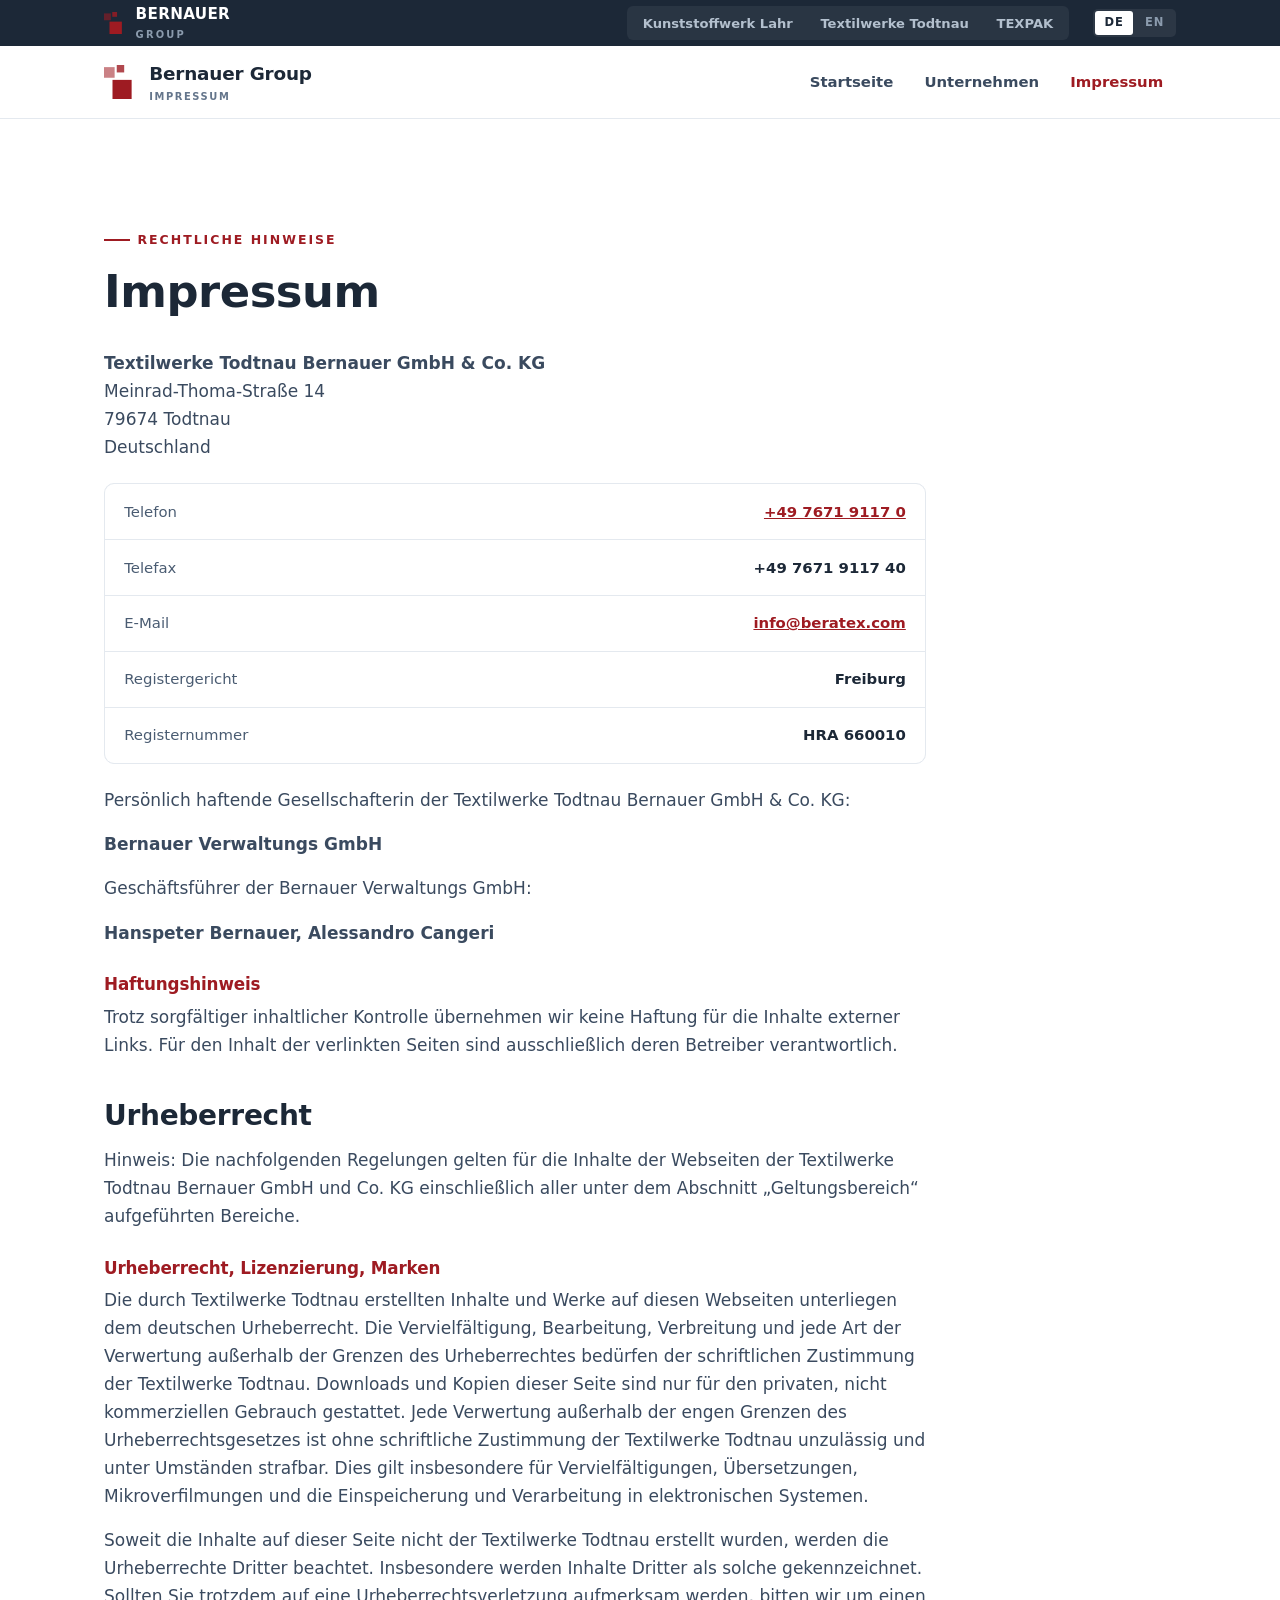
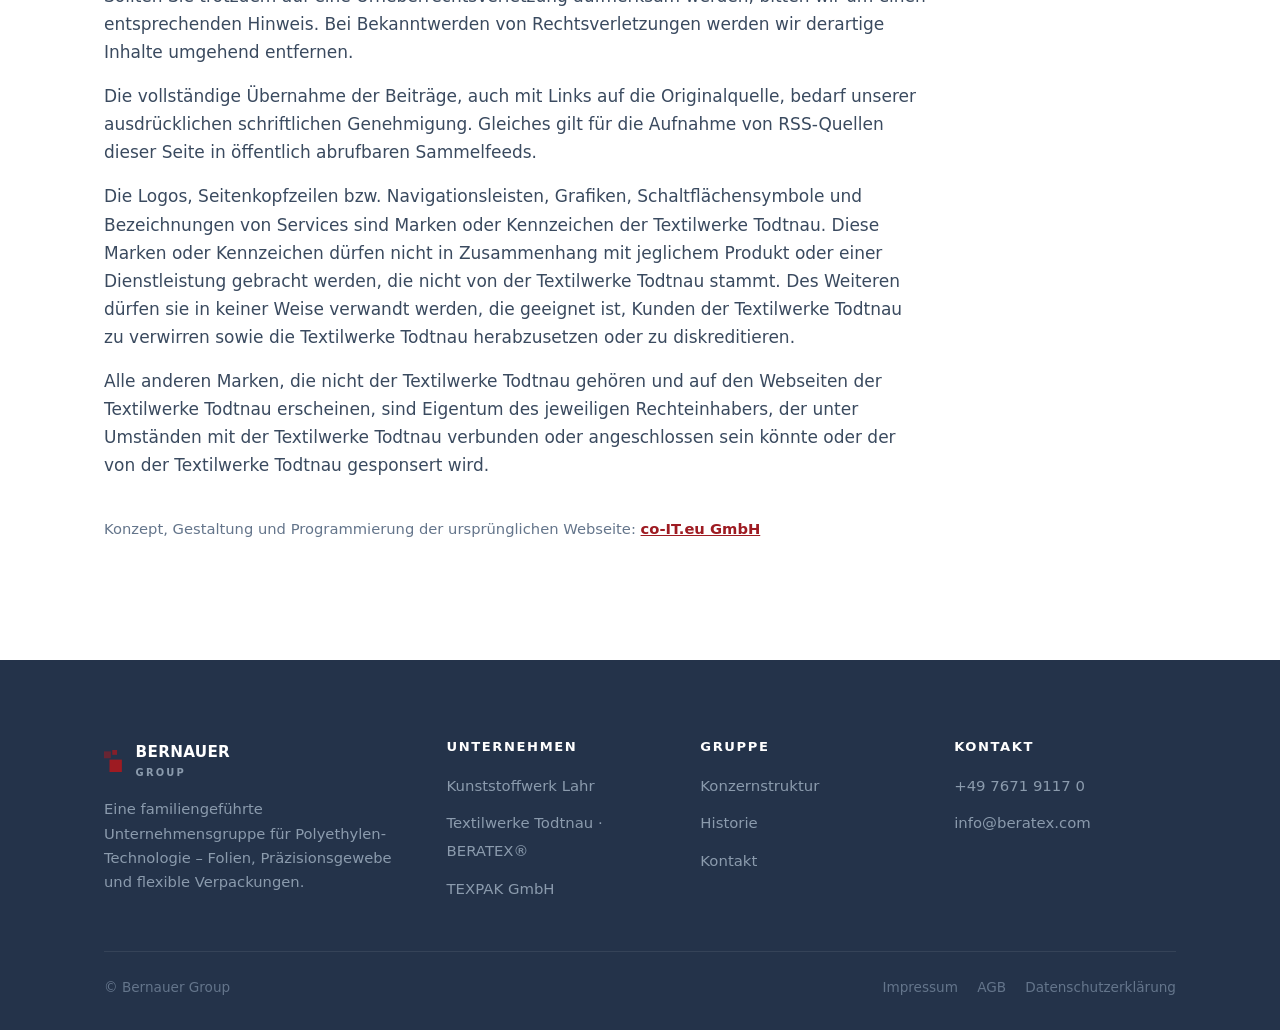
<file: impressum.html>
<!DOCTYPE html>
<html lang="de">
<head>
<meta charset="utf-8">
<meta name="viewport" content="width=device-width, initial-scale=1">
<title data-en="Imprint | Bernauer Group">Impressum | Bernauer Group</title>
<meta name="description"
      content="Impressum der Textilwerke Todtnau Bernauer GmbH & Co. KG, Muttergesellschaft der Bernauer Group."
      data-en="Imprint of Textilwerke Todtnau Bernauer GmbH &amp; Co. KG, parent company of the Bernauer Group.">
<meta name="robots" content="index, follow">
<link rel="stylesheet" href="assets/styles.css">
</head>
<body>

<header class="site-header">
  <div class="groupbar">
    <div class="container groupbar__inner">
      <a class="groupbar__brand" href="index.html">
        <svg class="mark" viewBox="0 0 32 32" aria-hidden="true"><rect class="m2" x="0" y="2" width="10" height="10"/><rect class="m3" x="12" y="0" width="7" height="7"/><rect x="8" y="14" width="18" height="18"/></svg>
        <span>BERNAUER<small>Group</small></span>
      </a>

      <nav class="switch" aria-label="Unternehmen der Gruppe">
                <a href="kunststoffwerk-lahr.html" data-brand="kwl">Kunststoffwerk Lahr</a>
        <a href="beratex.html" data-brand="beratex">Textilwerke Todtnau</a>
        <a href="texpak.html" data-brand="texpak">TEXPAK</a>
      </nav>

      <div class="langswitch" role="group" aria-label="Sprache / Language">
        <button type="button" data-lang="de" aria-pressed="true">DE</button>
        <button type="button" data-lang="en" aria-pressed="false">EN</button>
      </div>
    </div>
  </div>

  <div class="container navbar__inner">
    <a class="brandlink" href="index.html">
      <svg class="mark" viewBox="0 0 32 32" aria-hidden="true"><rect class="m2" x="0" y="2" width="10" height="10"/><rect class="m3" x="12" y="0" width="7" height="7"/><rect x="8" y="14" width="18" height="18"/></svg>
      <span class="brandlink__name">Bernauer Group<small data-en="Imprint">Impressum</small></span>
    </a>

    <button class="nav-toggle" aria-label="Menü öffnen" aria-expanded="false" aria-controls="mainnav">
      <span></span><span></span><span></span>
    </button>

    <nav class="mainnav" id="mainnav" aria-label="Hauptnavigation">
      <div class="mobile-switch">
        <a href="index.html">← Bernauer Group</a>
        <a href="kunststoffwerk-lahr.html">Kunststoffwerk Lahr</a>
        <a href="beratex.html">Textilwerke Todtnau · BERATEX®</a>
        <a href="texpak.html">TEXPAK GmbH</a>
      </div>
      <a href="index.html" data-en="Home">Startseite</a>
      <a href="index.html#companies" data-en="Companies">Unternehmen</a>
      <a href="impressum.html" class="is-active" data-en="Imprint">Impressum</a>
      <a class="btn btn--primary nav-cta" href="index.html#contact" data-en-html="Request a quote <span class=&quot;arrow&quot;>→</span>">Anfrage stellen <span class="arrow">→</span></a>
    </nav>
  </div>
</header>

<main>
  <section class="section">
    <div class="container">
      <span class="eyebrow" data-en="Legal notice">Rechtliche Hinweise</span>
      <h1 style="font-size:clamp(1.9rem,4vw,2.8rem)" data-en="Imprint">Impressum</h1>

      <div class="legal" style="margin-top:2rem">

        <address>
          <strong>Textilwerke Todtnau Bernauer GmbH &amp; Co. KG</strong><br>
          Meinrad-Thoma-Straße 14<br>
          79674 Todtnau<br>
          <span data-en="Germany">Deutschland</span>
        </address>

        <div class="specs">
          <div><span class="k" data-en="Phone">Telefon</span><span class="v"><a href="tel:+4976719117">+49 7671 9117 0</a></span></div>
          <div><span class="k" data-en="Fax">Telefax</span><span class="v">+49 7671 9117 40</span></div>
          <div><span class="k" data-en="Email">E-Mail</span><span class="v"><a href="mailto:info@beratex.com">info@beratex.com</a></span></div>
          <div><span class="k" data-en="Register court">Registergericht</span><span class="v">Freiburg</span></div>
          <div><span class="k" data-en="Register number">Registernummer</span><span class="v">HRA 660010</span></div>
        </div>

        <p data-en="General partner of Textilwerke Todtnau Bernauer GmbH &amp; Co. KG:">
          Persönlich haftende Gesellschafterin der Textilwerke Todtnau Bernauer GmbH &amp; Co. KG:
        </p>
        <p><strong>Bernauer Verwaltungs GmbH</strong></p>

        <p data-en="Managing directors of Bernauer Verwaltungs GmbH:">
          Geschäftsführer der Bernauer Verwaltungs GmbH:
        </p>
        <p><strong>Hanspeter Bernauer, Alessandro Cangeri</strong></p>

        <h3 data-en="Liability notice">Haftungshinweis</h3>
        <p data-en="Despite careful checking of content, we accept no liability for the content of external links. The operators of the linked pages are solely responsible for their content.">
          Trotz sorgfältiger inhaltlicher Kontrolle übernehmen wir keine Haftung
          für die Inhalte externer Links. Für den Inhalt der verlinkten Seiten
          sind ausschließlich deren Betreiber verantwortlich.
        </p>

        <h2 data-en="Copyright">Urheberrecht</h2>
        <p data-en="Note: the following provisions apply to the content of the websites of Textilwerke Todtnau Bernauer GmbH und Co. KG, including all areas listed under the section “Scope”.">
          Hinweis: Die nachfolgenden Regelungen gelten für die Inhalte der
          Webseiten der Textilwerke Todtnau Bernauer GmbH und Co. KG
          einschließlich aller unter dem Abschnitt „Geltungsbereich“
          aufgeführten Bereiche.
        </p>

        <h3 data-en="Copyright, licensing, trademarks">Urheberrecht, Lizenzierung, Marken</h3>
        <p data-en="The content and works created by Textilwerke Todtnau on these web pages are subject to German copyright law. Reproduction, editing, distribution and any kind of use beyond the limits of copyright law require the written consent of Textilwerke Todtnau. Downloads and copies of this page are permitted for private, non-commercial use only. Any use beyond the narrow limits of copyright law without the written consent of Textilwerke Todtnau is inadmissible and may be punishable by law. This applies in particular to reproduction, translation, microfilming and storage and processing in electronic systems.">
          Die durch Textilwerke Todtnau erstellten Inhalte und Werke auf diesen
          Webseiten unterliegen dem deutschen Urheberrecht. Die Vervielfältigung,
          Bearbeitung, Verbreitung und jede Art der Verwertung außerhalb der
          Grenzen des Urheberrechtes bedürfen der schriftlichen Zustimmung der
          Textilwerke Todtnau. Downloads und Kopien dieser Seite sind nur für den
          privaten, nicht kommerziellen Gebrauch gestattet. Jede Verwertung
          außerhalb der engen Grenzen des Urheberrechtsgesetzes ist ohne
          schriftliche Zustimmung der Textilwerke Todtnau unzulässig und unter
          Umständen strafbar. Dies gilt insbesondere für Vervielfältigungen,
          Übersetzungen, Mikroverfilmungen und die Einspeicherung und
          Verarbeitung in elektronischen Systemen.
        </p>
        <p data-en="Insofar as the content on this page was not created by Textilwerke Todtnau, the copyrights of third parties are respected. In particular, third-party content is marked as such. Should you nevertheless become aware of a copyright infringement, we ask that you notify us accordingly. Upon becoming aware of legal violations, we will remove such content immediately.">
          Soweit die Inhalte auf dieser Seite nicht der Textilwerke Todtnau
          erstellt wurden, werden die Urheberrechte Dritter beachtet.
          Insbesondere werden Inhalte Dritter als solche gekennzeichnet. Sollten
          Sie trotzdem auf eine Urheberrechtsverletzung aufmerksam werden, bitten
          wir um einen entsprechenden Hinweis. Bei Bekanntwerden von
          Rechtsverletzungen werden wir derartige Inhalte umgehend entfernen.
        </p>
        <p data-en="The complete adoption of the contributions, even with links to the original source, requires our express written permission. The same applies to the inclusion of RSS feeds from this site in publicly accessible aggregated feeds.">
          Die vollständige Übernahme der Beiträge, auch mit Links auf die
          Originalquelle, bedarf unserer ausdrücklichen schriftlichen
          Genehmigung. Gleiches gilt für die Aufnahme von RSS-Quellen dieser
          Seite in öffentlich abrufbaren Sammelfeeds.
        </p>
        <p data-en="The logos, page headers and navigation bars, graphics, button icons and service names are trademarks or identifying marks of Textilwerke Todtnau. These trademarks or marks may not be used in connection with any product or service that does not originate from Textilwerke Todtnau. Furthermore, they may not be used in any way that is likely to confuse customers of Textilwerke Todtnau or to disparage or discredit Textilwerke Todtnau.">
          Die Logos, Seitenkopfzeilen bzw. Navigationsleisten, Grafiken,
          Schaltflächensymbole und Bezeichnungen von Services sind Marken oder
          Kennzeichen der Textilwerke Todtnau. Diese Marken oder Kennzeichen
          dürfen nicht in Zusammenhang mit jeglichem Produkt oder einer
          Dienstleistung gebracht werden, die nicht von der Textilwerke Todtnau
          stammt. Des Weiteren dürfen sie in keiner Weise verwandt werden, die
          geeignet ist, Kunden der Textilwerke Todtnau zu verwirren sowie die
          Textilwerke Todtnau herabzusetzen oder zu diskreditieren.
        </p>
        <p data-en="All other trademarks that do not belong to Textilwerke Todtnau and appear on the websites of Textilwerke Todtnau are the property of their respective owners, who may be affiliated or connected with Textilwerke Todtnau or sponsored by Textilwerke Todtnau.">
          Alle anderen Marken, die nicht der Textilwerke Todtnau gehören und auf
          den Webseiten der Textilwerke Todtnau erscheinen, sind Eigentum des
          jeweiligen Rechteinhabers, der unter Umständen mit der Textilwerke
          Todtnau verbunden oder angeschlossen sein könnte oder der von der
          Textilwerke Todtnau gesponsert wird.
        </p>

        <p style="margin-top:2.4rem;color:var(--slate-500);font-size:.92rem"
           data-en-html="Concept, design and programming of the original website: <a href=&quot;https://co-it.eu&quot; rel=&quot;noopener&quot;>co-IT.eu GmbH</a>">
          Konzept, Gestaltung und Programmierung der ursprünglichen Webseite:
          <a href="https://co-it.eu" rel="noopener">co-IT.eu GmbH</a>
        </p>
      </div>
    </div>
  </section>
</main>

<footer class="site-footer">
  <div class="container">
    <div class="footer__grid footer">
      <div class="footer__brand">
        <span class="groupbar__brand">
          <svg class="mark" viewBox="0 0 32 32" aria-hidden="true"><rect class="m2" x="0" y="2" width="10" height="10"/><rect class="m3" x="12" y="0" width="7" height="7"/><rect x="8" y="14" width="18" height="18"/></svg>
          <span>BERNAUER<small>Group</small></span>
        </span>
        <p data-en="A family-owned industrial group specialising in polyethylene technology — films, precision-woven fabrics and flexible packaging.">Eine familiengeführte Unternehmensgruppe für Polyethylen-Technologie – Folien, Präzisionsgewebe und flexible Verpackungen.</p>
      </div>
      <div>
        <h4 data-en="Companies">Unternehmen</h4>
        <ul>
          <li><a href="kunststoffwerk-lahr.html">Kunststoffwerk Lahr</a></li>
          <li><a href="beratex.html">Textilwerke Todtnau · BERATEX®</a></li>
          <li><a href="texpak.html">TEXPAK GmbH</a></li>
        </ul>
      </div>
      <div>
        <h4 data-en="Group">Gruppe</h4>
        <ul>
          <li><a href="index.html#structure" data-en="Group structure">Konzernstruktur</a></li>
          <li><a href="index.html#history" data-en="History">Historie</a></li>
          <li><a href="index.html#contact" data-en="Contact">Kontakt</a></li>
        </ul>
      </div>
      <div>
        <h4 data-en="Contact">Kontakt</h4>
        <ul>
          <li><a href="tel:+4976719117">+49 7671 9117 0</a></li>
          <li><a href="mailto:info@beratex.com">info@beratex.com</a></li>
        </ul>
      </div>
    </div>
    <div class="footer__bottom">
      <span>© Bernauer Group</span>
      <nav>
        <a href="impressum.html" data-en="Imprint">Impressum</a>
        <a href="agb.html" data-en="Terms &amp; Conditions">AGB</a>
        <a href="datenschutz.html" data-en="Privacy Policy">Datenschutzerklärung</a>
        
      </nav>
    </div>
  </div>
</footer>

<script src="assets/app.js"></script>
</body>
</html>
</file>
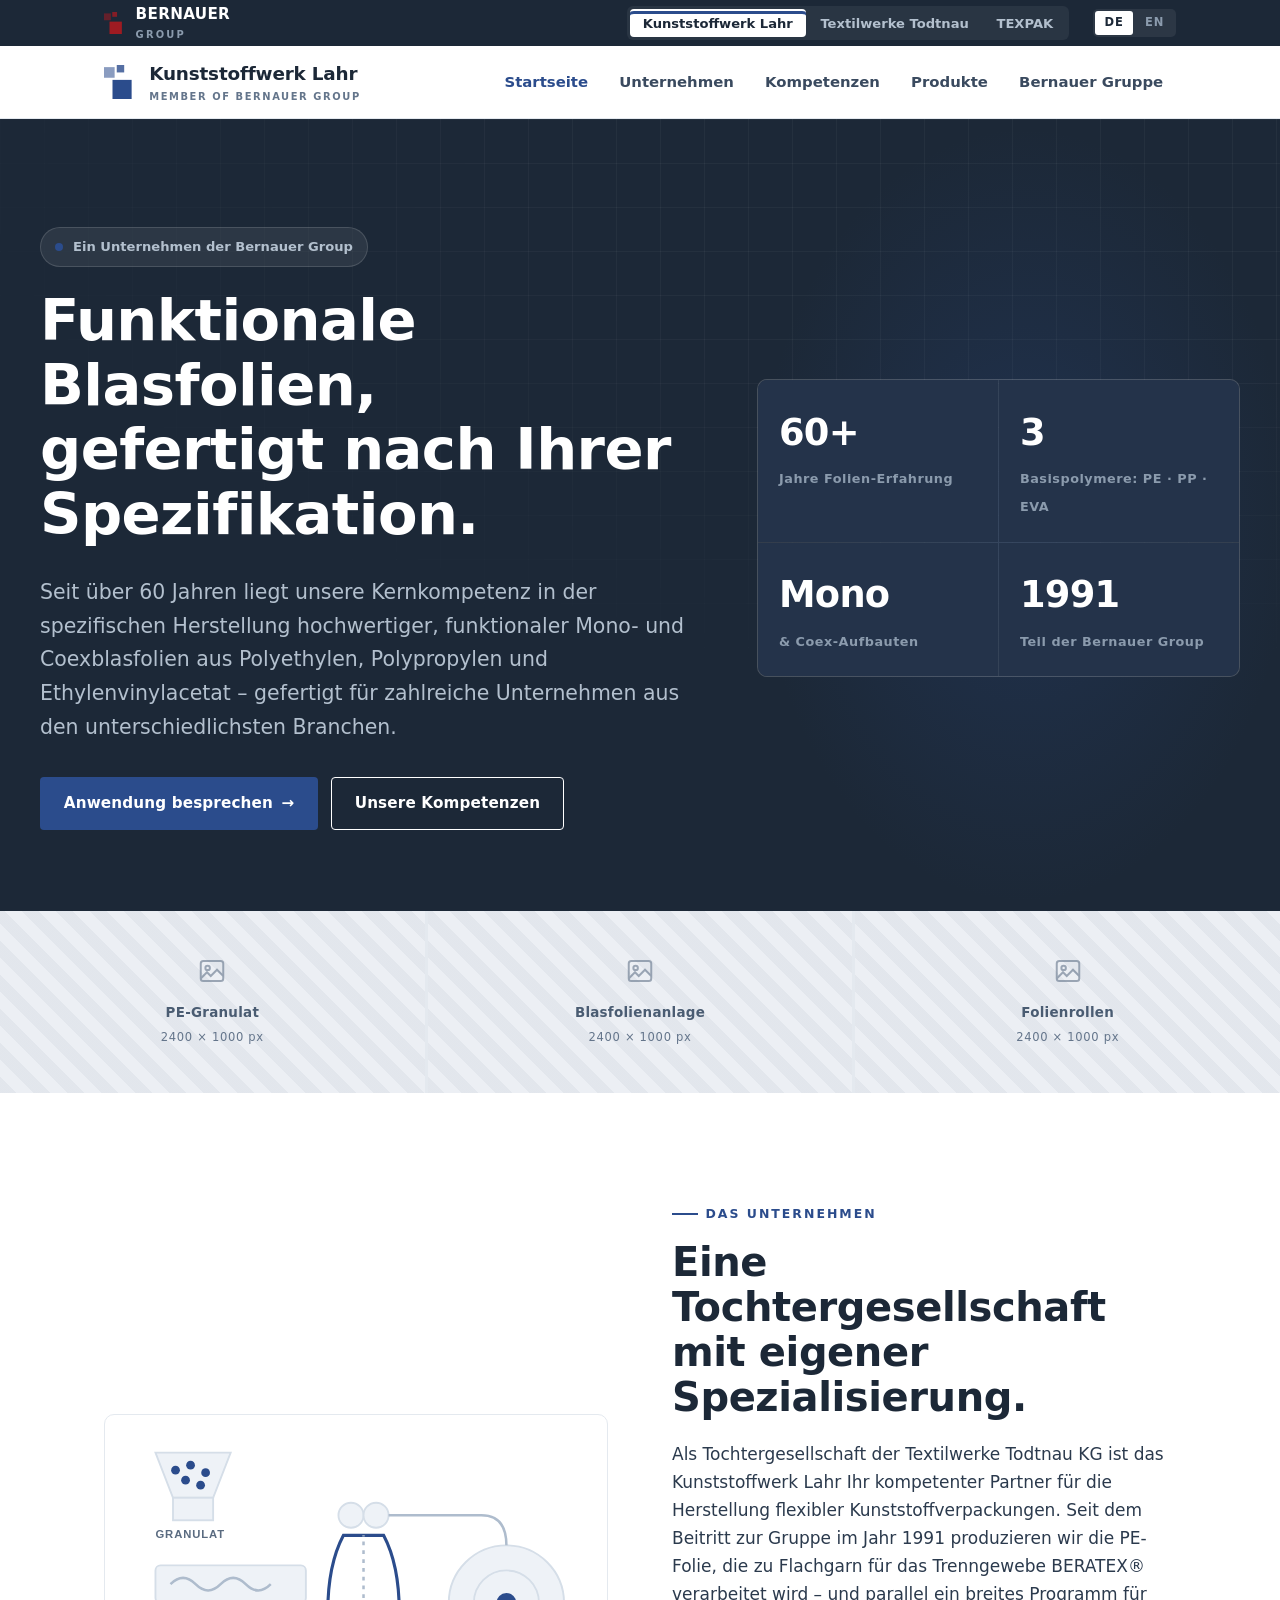
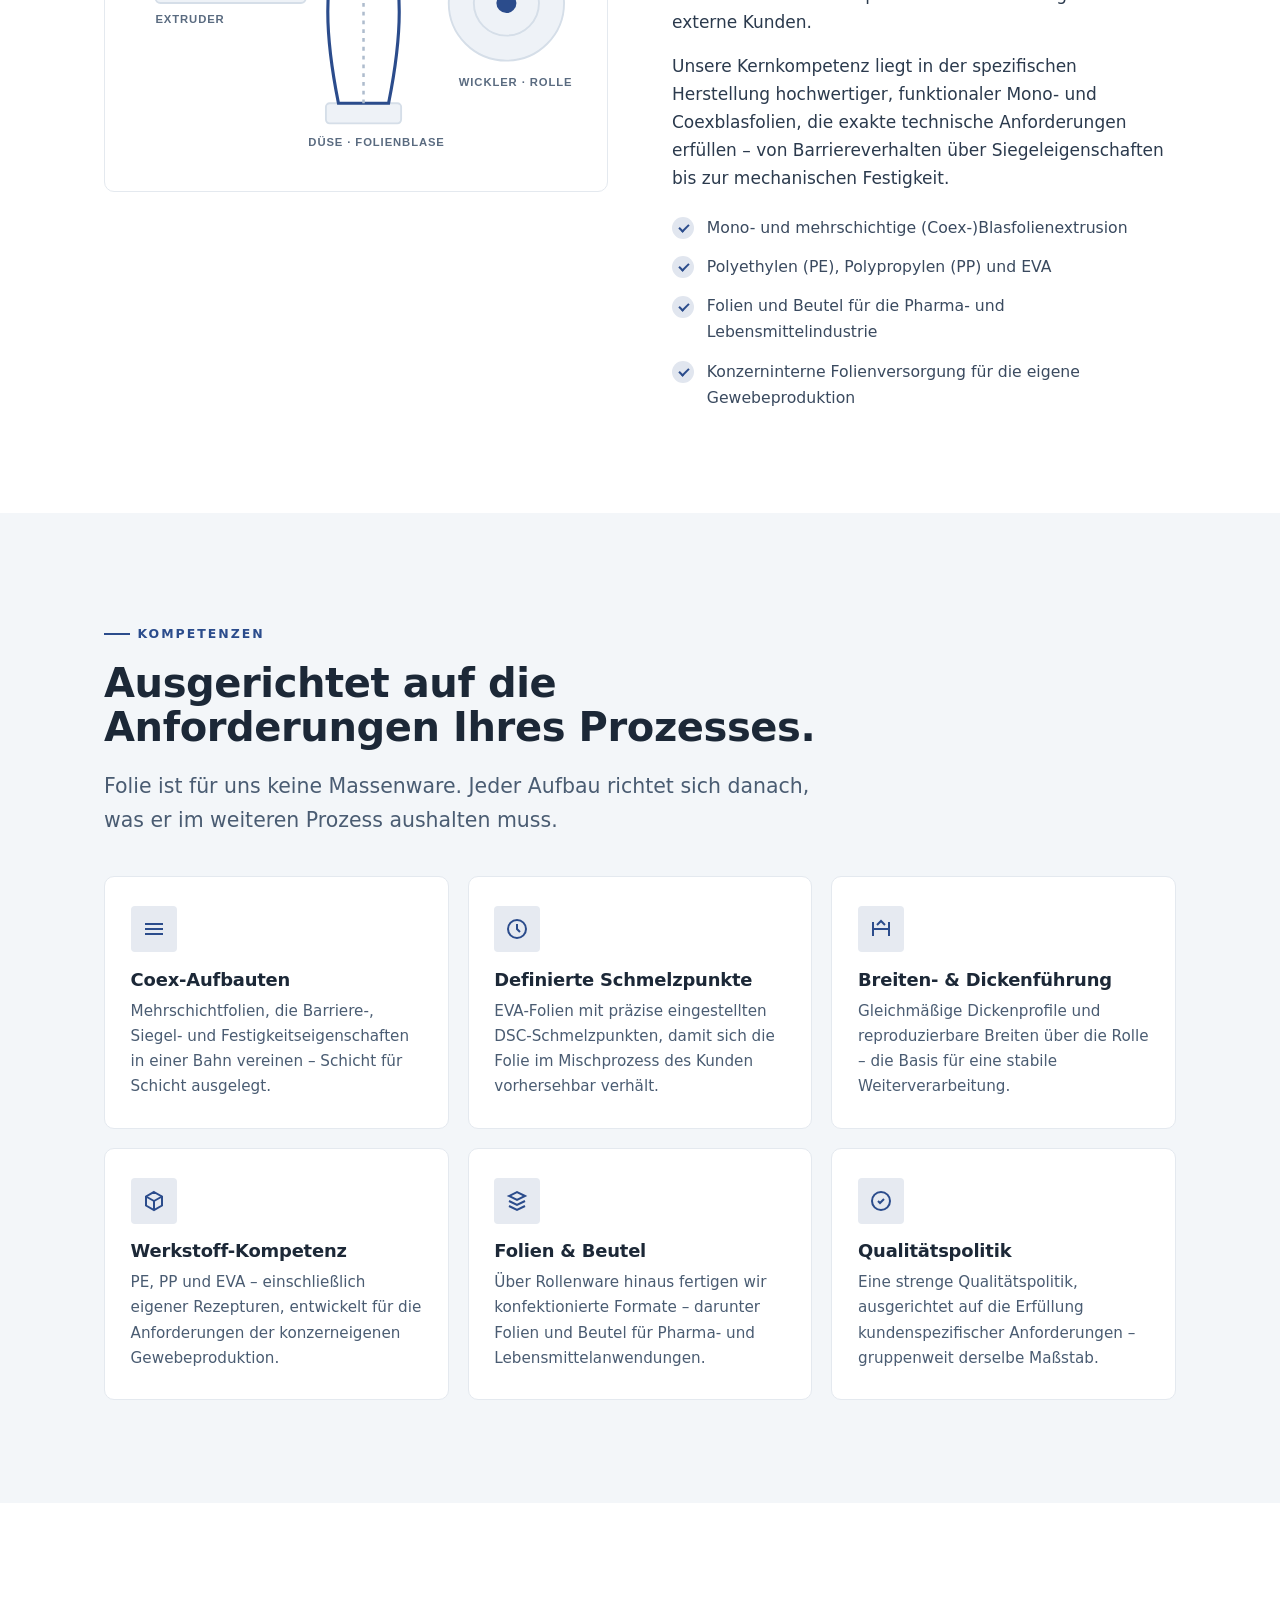
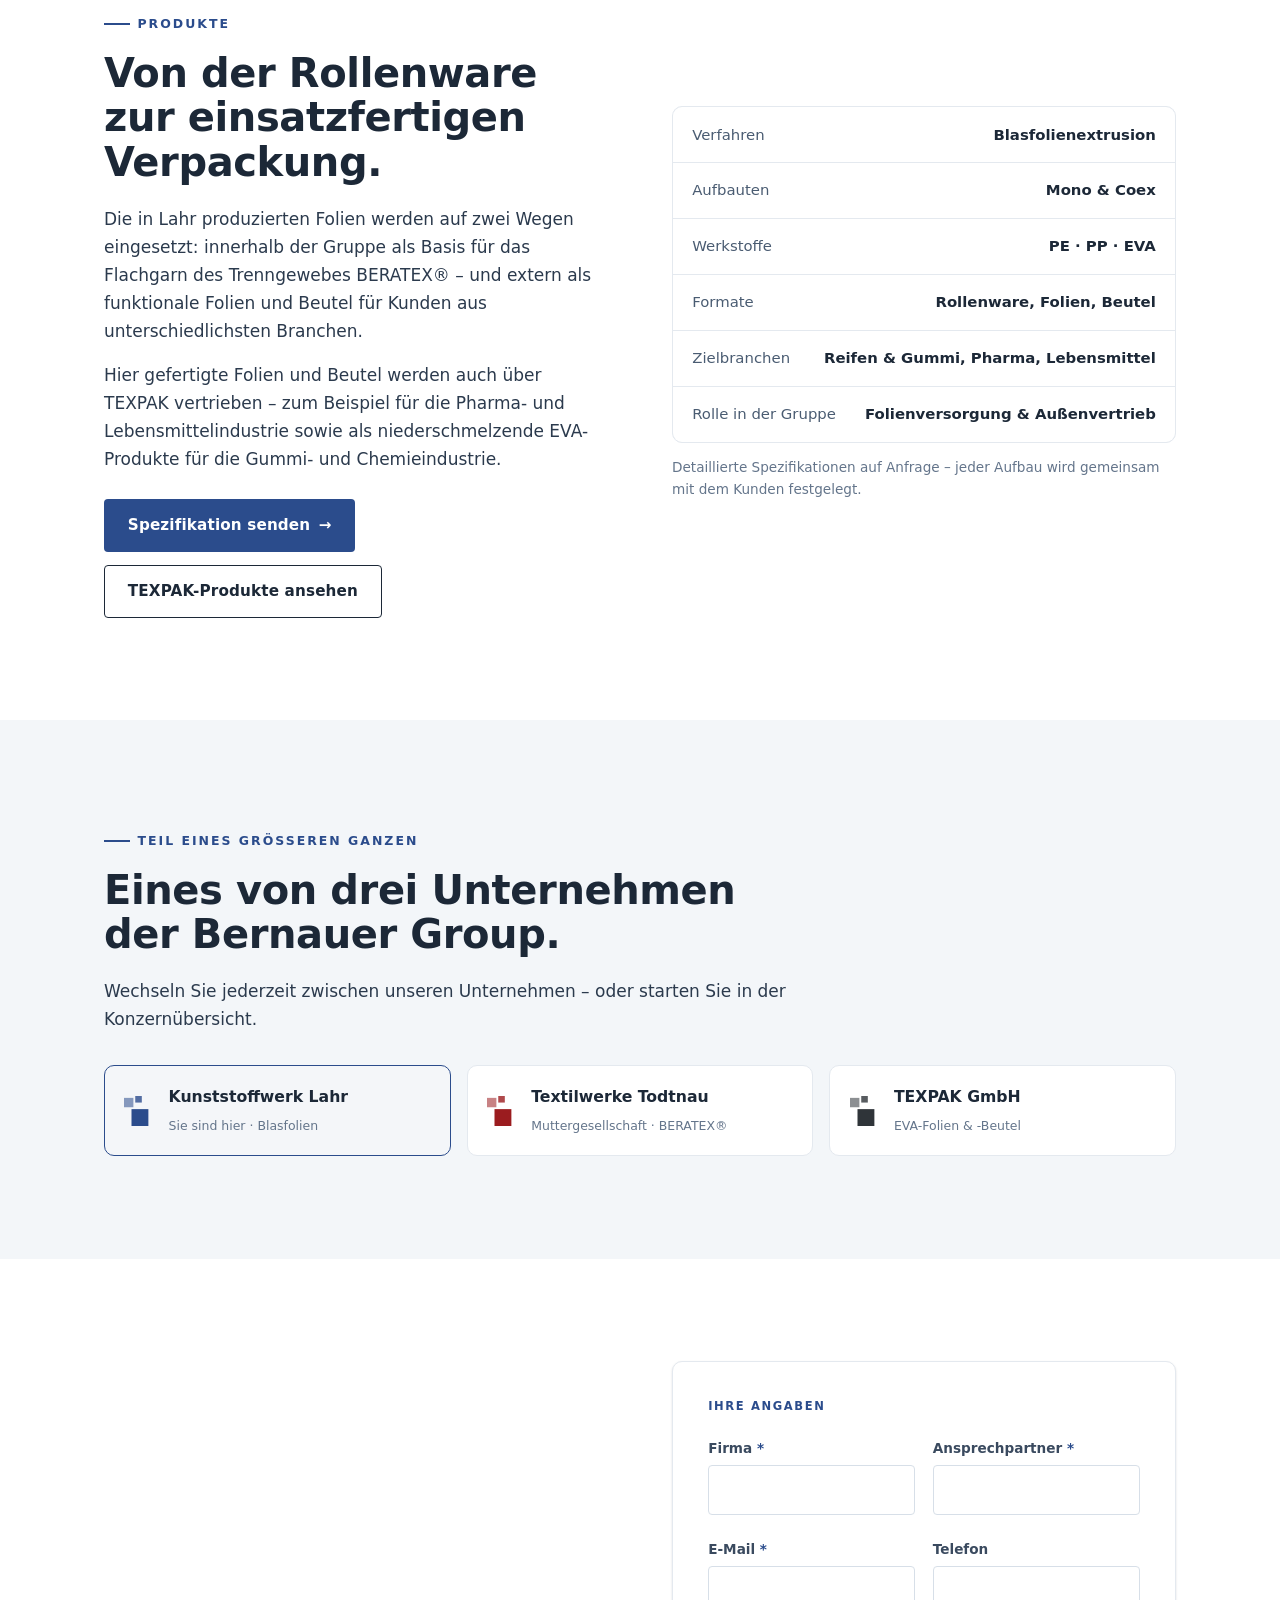
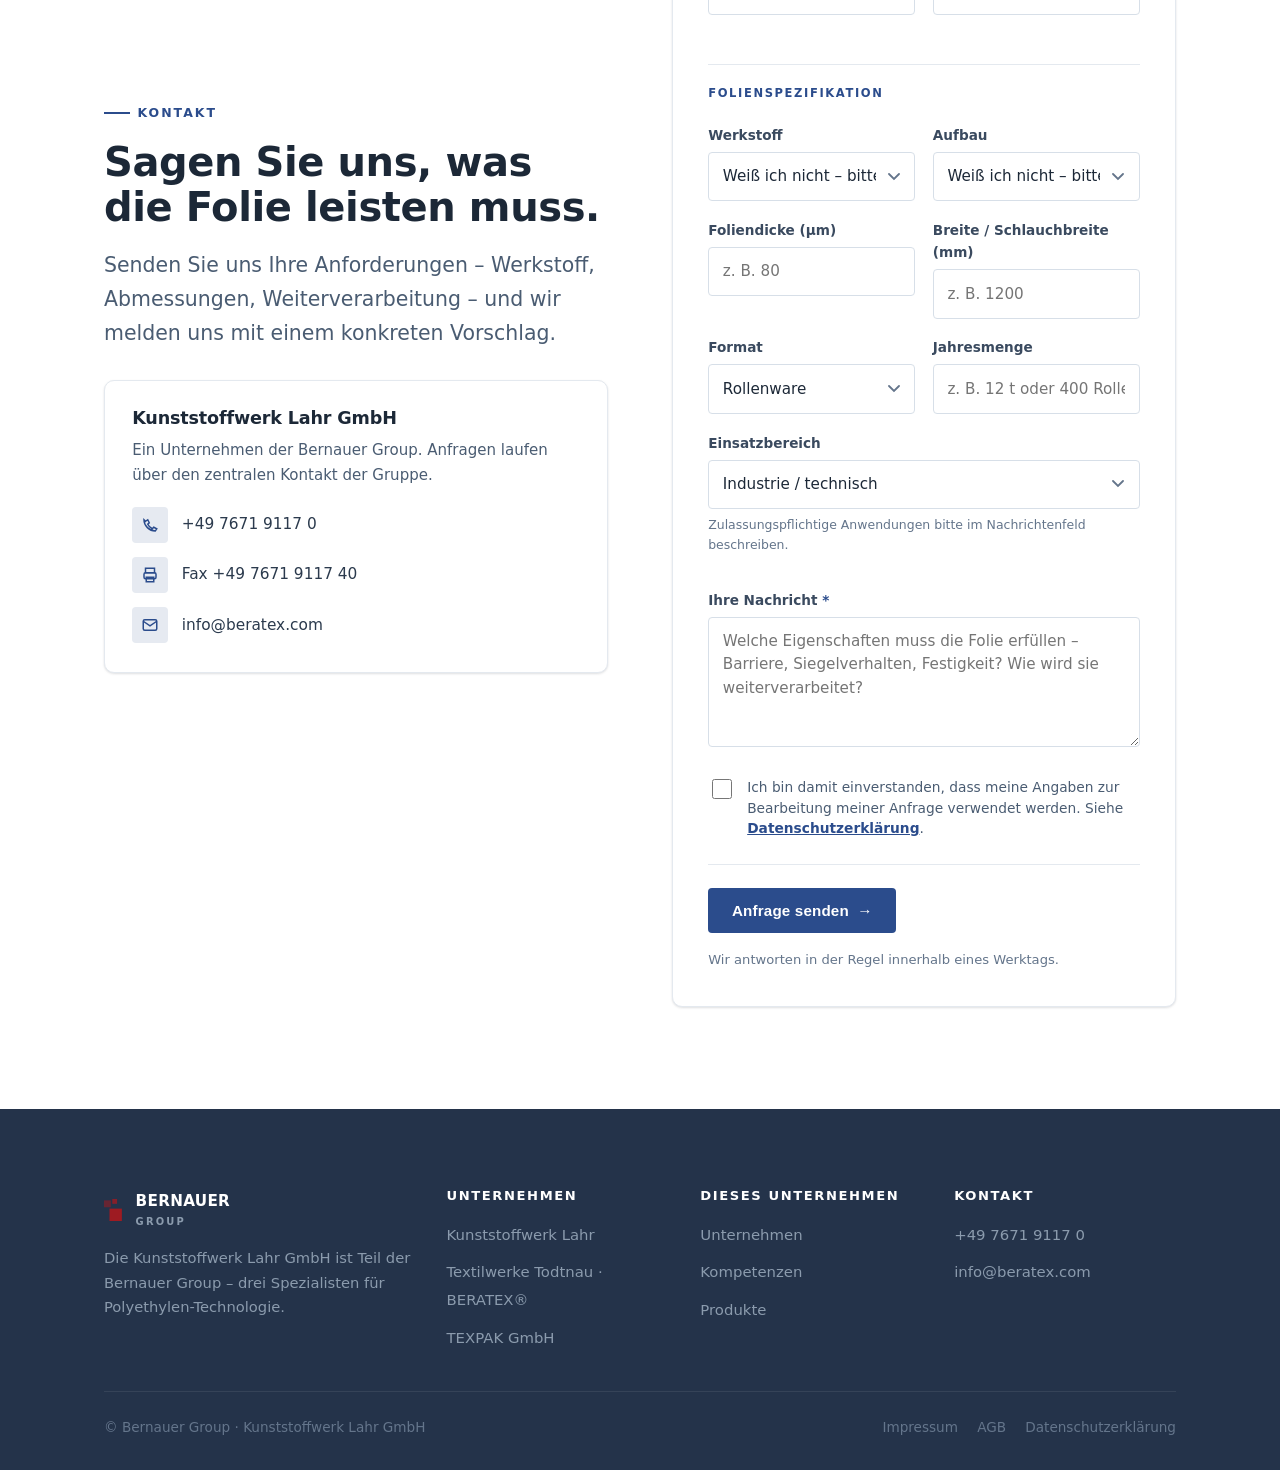
<file: kunststoffwerk-lahr.html>
<!DOCTYPE html>
<html lang="de">
<head>
<meta charset="utf-8">
<meta name="viewport" content="width=device-width, initial-scale=1">
<title data-en="Kunststoffwerk Lahr — Blown films from PE, PP and EVA | Bernauer Group">Kunststoffwerk Lahr — Blasfolien aus PE, PP und EVA | Bernauer Group</title>
<meta name="description"
      content="Kunststoffwerk Lahr GmbH, Teil der Bernauer Group: funktionale Mono- und Coexblasfolien aus Polyethylen, Polypropylen und EVA für flexible Verpackungen."
      data-en="Kunststoffwerk Lahr GmbH, part of the Bernauer Group: functional mono- and coex blown films made from polyethylene, polypropylene and EVA for flexible packaging.">
<link rel="stylesheet" href="assets/styles.css">
<style>:root { --brand: var(--kwl); --brand-dark: var(--kwl-dark); }</style>
</head>
<body>

<header class="site-header">
  <div class="groupbar">
    <div class="container groupbar__inner">
      <a class="groupbar__brand" href="index.html">
        <svg class="mark" viewBox="0 0 32 32" aria-hidden="true"><rect class="m2" x="0" y="2" width="10" height="10"/><rect class="m3" x="12" y="0" width="7" height="7"/><rect x="8" y="14" width="18" height="18"/></svg>
        <span>BERNAUER<small>Group</small></span>
      </a>

      <nav class="switch" aria-label="Unternehmen der Gruppe">
                <a href="kunststoffwerk-lahr.html" data-brand="kwl" class="is-active" aria-current="page">Kunststoffwerk Lahr</a>
        <a href="beratex.html" data-brand="beratex">Textilwerke Todtnau</a>
        <a href="texpak.html" data-brand="texpak">TEXPAK</a>
      </nav>

      <div class="langswitch" role="group" aria-label="Sprache / Language">
        <button type="button" data-lang="de" aria-pressed="true">DE</button>
        <button type="button" data-lang="en" aria-pressed="false">EN</button>
      </div>
    </div>
  </div>

  <div class="container navbar__inner">
    <a class="brandlink" href="kunststoffwerk-lahr.html">
      <svg class="mark" viewBox="0 0 32 32" aria-hidden="true"><rect class="m2" x="0" y="2" width="10" height="10"/><rect class="m3" x="12" y="0" width="7" height="7"/><rect x="8" y="14" width="18" height="18"/></svg>
      <span class="brandlink__name">Kunststoffwerk Lahr<small>Member of Bernauer Group</small></span>
    </a>

    <button class="nav-toggle" aria-label="Menü öffnen" aria-expanded="false" aria-controls="mainnav">
      <span></span><span></span><span></span>
    </button>

    <nav class="mainnav" id="mainnav" aria-label="Hauptnavigation">
      <div class="mobile-switch">
        <a href="index.html">← Bernauer Group</a>
        <a href="beratex.html">Textilwerke Todtnau · BERATEX®</a>
        <a href="texpak.html">TEXPAK GmbH</a>
      </div>
      <a href="kunststoffwerk-lahr.html" class="is-active" data-en="Home">Startseite</a>
      <a href="#company" data-en="Company">Unternehmen</a>
      <a href="#capabilities" data-en="Capabilities">Kompetenzen</a>
      <a href="#products" data-en="Products">Produkte</a>
      <a href="index.html">Bernauer Gruppe</a>
      <a class="btn btn--primary nav-cta" href="#contact" data-en-html="Request a quote <span class=&quot;arrow&quot;>→</span>">Anfrage stellen <span class="arrow">→</span></a>
    </nav>
  </div>
</header>

<main>

  <!-- ══ HERO ══════════════════════════════════════════════════════ -->
  <section class="hero">
    <div class="container hero__inner">
      <div class="hero__grid">
        <div>
          <span class="hero__badge" data-en-html="<span class=&quot;dot&quot;></span> A company of the Bernauer Group"><span class="dot"></span> Ein Unternehmen der Bernauer Group</span>
          <h1 data-en-html="Functional blown films,<br>engineered to your spec.">Funktionale Blasfolien,<br>gefertigt nach Ihrer Spezifikation.</h1>
          <p class="lead" data-en="For more than 60 years, Kunststoffwerk Lahr has specialised in high-quality functional mono- and coex blown films made from polyethylene, polypropylene and ethylene vinyl acetate — manufactured for customers across a wide range of industries.">
            Seit über 60 Jahren liegt unsere Kernkompetenz in der spezifischen
            Herstellung hochwertiger, funktionaler Mono- und Coexblasfolien aus
            Polyethylen, Polypropylen und Ethylenvinylacetat – gefertigt für
            zahlreiche Unternehmen aus den unterschiedlichsten Branchen.
          </p>
          <div class="hero__actions">
            <a class="btn btn--primary" href="#contact" data-en-html="Discuss your application <span class=&quot;arrow&quot;>→</span>">Anwendung besprechen <span class="arrow">→</span></a>
            <a class="btn btn--ghost" href="#capabilities" data-en="Our capabilities">Unsere Kompetenzen</a>
          </div>
        </div>

        <div class="hero__stats">
          <div class="hero__stat"><b>60+</b><span data-en="Years of film expertise">Jahre Folien-Erfahrung</span></div>
          <div class="hero__stat"><b>3</b><span data-en="Base polymers: PE · PP · EVA">Basispolymere: PE · PP · EVA</span></div>
          <div class="hero__stat"><b>Mono</b><span data-en="&amp; coex structures">&amp; Coex-Aufbauten</span></div>
          <div class="hero__stat"><b>1991</b><span data-en="Part of the Bernauer Group">Teil der Bernauer Group</span></div>
        </div>
      </div>
    </div>
  </section>

  <!-- Bildband: hier die Motive der Sparte einsetzen -->
  <div class="strip">
    <div class="imgph" role="img" aria-label="Platzhalter: PE-Granulat"><span class="imgph__inner"><svg viewBox="0 0 24 24" fill="none" stroke="currentColor" stroke-width="1.6" aria-hidden="true"><rect x="3" y="4" width="18" height="16" rx="2"/><circle cx="8.5" cy="9.5" r="1.8"/><path d="M21 16l-5-5-5 5-3-3-5 5"/></svg><b>PE-Granulat</b><small>2400 × 1000 px</small></span></div>
    <div class="imgph" role="img" aria-label="Platzhalter: Blasfolienanlage"><span class="imgph__inner"><svg viewBox="0 0 24 24" fill="none" stroke="currentColor" stroke-width="1.6" aria-hidden="true"><rect x="3" y="4" width="18" height="16" rx="2"/><circle cx="8.5" cy="9.5" r="1.8"/><path d="M21 16l-5-5-5 5-3-3-5 5"/></svg><b>Blasfolienanlage</b><small>2400 × 1000 px</small></span></div>
    <div class="imgph" role="img" aria-label="Platzhalter: Folienrollen"><span class="imgph__inner"><svg viewBox="0 0 24 24" fill="none" stroke="currentColor" stroke-width="1.6" aria-hidden="true"><rect x="3" y="4" width="18" height="16" rx="2"/><circle cx="8.5" cy="9.5" r="1.8"/><path d="M21 16l-5-5-5 5-3-3-5 5"/></svg><b>Folienrollen</b><small>2400 × 1000 px</small></span></div>
  </div>

  <!-- ══ UNTERNEHMEN ═══════════════════════════════════════════════ -->
  <section class="section" id="company">
    <div class="container">
      <div class="split">
        <div class="split__media">
          <div class="figure" style="background:#fff">
            <svg viewBox="0 0 400 300" role="img" aria-label="Schema einer Blasfolienanlage">
              <defs><style>
                .ln { fill:none; stroke:#aebccd; stroke-width:2; }
                .ac { fill:none; stroke:#2b4c8c; stroke-width:2.5; }
                .fl { fill:#eef2f7; stroke:#d5dee8; stroke-width:1.5; }
                .tx { font:600 9px 'Helvetica Neue',Arial,sans-serif; fill:#5a6b80; letter-spacing:.08em; }
              </style></defs>

              <path class="fl" d="M40 30 H100 L86 66 H54 Z"/>
              <rect class="fl" x="54" y="66" width="32" height="18"/>
              <circle cx="56" cy="44" r="3.5" fill="#2b4c8c"/><circle cx="68" cy="40" r="3.5" fill="#2b4c8c"/>
              <circle cx="80" cy="46" r="3.5" fill="#2b4c8c"/><circle cx="64" cy="52" r="3.5" fill="#2b4c8c"/>
              <circle cx="76" cy="56" r="3.5" fill="#2b4c8c"/>
              <text class="tx" x="40" y="98" data-en="GRANULATE">GRANULAT</text>

              <rect class="fl" x="40" y="120" width="120" height="30" rx="4"/>
              <path class="ln" d="M52 135 q10 -10 20 0 q10 10 20 0 q10 -10 20 0 q10 10 20 0"/>
              <text class="tx" x="40" y="166" data-en="EXTRUDER">EXTRUDER</text>

              <rect class="fl" x="176" y="230" width="60" height="16" rx="3"/>
              <path class="ac" d="M186 230 C 176 180, 172 130, 190 96 L222 96 C240 130, 236 180, 226 230 Z"/>
              <path class="ln" d="M206 230 V 96" stroke-dasharray="3 4"/>
              <text class="tx" x="162" y="264" data-en="DIE · BUBBLE">DÜSE · FOLIENBLASE</text>

              <circle class="fl" cx="196" cy="80" r="10"/><circle class="fl" cx="216" cy="80" r="10"/>

              <circle class="fl" cx="320" cy="150" r="46"/>
              <circle class="fl" cx="320" cy="150" r="26"/>
              <circle cx="320" cy="150" r="8" fill="#2b4c8c"/>
              <path class="ln" d="M226 80 H 300 Q 320 80 320 104"/>
              <text class="tx" x="282" y="216" data-en="WINDER · ROLL">WICKLER · ROLLE</text>
            </svg>
          </div>
        </div>

        <div>
          <span class="eyebrow" data-en="The company">Das Unternehmen</span>
          <h2 data-en="A subsidiary with a specialisation of its own.">Eine Tochtergesellschaft mit eigener Spezialisierung.</h2>
          <p data-en="Kunststoffwerk Lahr GmbH is a subsidiary of Textilwerke Todtnau Bernauer KG. Since joining the group in 1991, the plant has produced the PE film that is processed into flat yarn for the BERATEX® release fabric — and, in parallel, a broad programme of films and bags for external customers.">
            Als Tochtergesellschaft der Textilwerke Todtnau KG ist das
            Kunststoffwerk Lahr Ihr kompetenter Partner für die Herstellung
            flexibler Kunststoffverpackungen. Seit dem Beitritt zur Gruppe im Jahr
            1991 produzieren wir die PE-Folie, die zu Flachgarn für das
            Trenngewebe BERATEX® verarbeitet wird – und parallel ein breites
            Programm für externe Kunden.
          </p>
          <p data-en="Our core competence lies in the specific manufacture of high-quality, functional mono- and coex blown films that meet exact technical requirements — from barrier behaviour and sealing properties to mechanical strength.">
            Unsere Kernkompetenz liegt in der spezifischen Herstellung
            hochwertiger, funktionaler Mono- und Coexblasfolien, die exakte
            technische Anforderungen erfüllen – von Barriereverhalten über
            Siegeleigenschaften bis zur mechanischen Festigkeit.
          </p>
          <ul class="checklist">
            <li><span data-en="Mono and multi-layer (coex) blown film extrusion">Mono- und mehrschichtige (Coex-)Blasfolienextrusion</span></li>
            <li><span data-en="Polyethylene (PE), polypropylene (PP) and EVA">Polyethylen (PE), Polypropylen (PP) und EVA</span></li>
            <li><span data-en="Films and bags for the pharmaceutical and food industries">Folien und Beutel für die Pharma- und Lebensmittelindustrie</span></li>
            <li><span data-en="In-house film supply for the group's own fabric production">Konzerninterne Folienversorgung für die eigene Gewebeproduktion</span></li>
          </ul>
        </div>
      </div>
    </div>
  </section>

  <!-- ══ KOMPETENZEN ═══════════════════════════════════════════════ -->
  <section class="section bg-paper" id="capabilities">
    <div class="container">
      <div style="max-width:68ch">
        <span class="eyebrow" data-en="Capabilities">Kompetenzen</span>
        <h2 data-en="Built around the requirements of your process.">Ausgerichtet auf die Anforderungen Ihres Prozesses.</h2>
        <p class="lead" data-en="Films are not a commodity to us. Every structure is defined by what it has to survive downstream.">Folie ist für uns keine Massenware. Jeder Aufbau richtet sich danach, was er im weiteren Prozess aushalten muss.</p>
      </div>

      <div class="cards" style="margin-top:2.4rem" data-reveal>
        <article class="card">
          <div class="card__icon" aria-hidden="true">
            <svg viewBox="0 0 24 24" fill="none" stroke="currentColor" stroke-width="2"><path d="M3 7h18M3 12h18M3 17h18"/></svg>
          </div>
          <h3 data-en="Coex structures">Coex-Aufbauten</h3>
          <p data-en="Multi-layer films that combine barrier, sealing and strength properties in a single web — tailored layer by layer.">Mehrschichtfolien, die Barriere-, Siegel- und Festigkeitseigenschaften in einer Bahn vereinen – Schicht für Schicht ausgelegt.</p>
        </article>

        <article class="card">
          <div class="card__icon" aria-hidden="true">
            <svg viewBox="0 0 24 24" fill="none" stroke="currentColor" stroke-width="2"><circle cx="12" cy="12" r="9"/><path d="M12 7v5l3 3"/></svg>
          </div>
          <h3 data-en="Defined melting points">Definierte Schmelzpunkte</h3>
          <p data-en="EVA films with precisely set DSC melting points, so the film behaves predictably in the customer's mixing process.">EVA-Folien mit präzise eingestellten DSC-Schmelzpunkten, damit sich die Folie im Mischprozess des Kunden vorhersehbar verhält.</p>
        </article>

        <article class="card">
          <div class="card__icon" aria-hidden="true">
            <svg viewBox="0 0 24 24" fill="none" stroke="currentColor" stroke-width="2"><path d="M4 19V5m16 14V5M4 12h16"/><path d="M8 8l4-4 4 4"/></svg>
          </div>
          <h3 data-en="Width &amp; gauge control">Breiten- &amp; Dickenführung</h3>
          <p data-en="Consistent thickness profiles and reproducible widths across the roll — the basis for stable converting downstream.">Gleichmäßige Dickenprofile und reproduzierbare Breiten über die Rolle – die Basis für eine stabile Weiterverarbeitung.</p>
        </article>

        <article class="card">
          <div class="card__icon" aria-hidden="true">
            <svg viewBox="0 0 24 24" fill="none" stroke="currentColor" stroke-width="2"><path d="M12 3l8 4.5v9L12 21l-8-4.5v-9z"/><path d="M12 12l8-4.5M12 12v9M12 12L4 7.5"/></svg>
          </div>
          <h3 data-en="Material expertise">Werkstoff-Kompetenz</h3>
          <p data-en="PE, PP and EVA — including in-house formulations developed for the demands of the group's own fabric production.">PE, PP und EVA – einschließlich eigener Rezepturen, entwickelt für die Anforderungen der konzerneigenen Gewebeproduktion.</p>
        </article>

        <article class="card">
          <div class="card__icon" aria-hidden="true">
            <svg viewBox="0 0 24 24" fill="none" stroke="currentColor" stroke-width="2"><path d="M20 7l-8-4-8 4 8 4 8-4z"/><path d="M4 12l8 4 8-4M4 17l8 4 8-4"/></svg>
          </div>
          <h3 data-en="Films &amp; bags">Folien &amp; Beutel</h3>
          <p data-en="Beyond roll stock, we produce converted formats — including films and bags for pharmaceutical and food applications.">Über Rollenware hinaus fertigen wir konfektionierte Formate – darunter Folien und Beutel für Pharma- und Lebensmittelanwendungen.</p>
        </article>

        <article class="card">
          <div class="card__icon" aria-hidden="true">
            <svg viewBox="0 0 24 24" fill="none" stroke="currentColor" stroke-width="2"><path d="M9 12l2 2 4-4"/><circle cx="12" cy="12" r="9"/></svg>
          </div>
          <h3 data-en="Quality policy">Qualitätspolitik</h3>
          <p data-en="A strict quality policy geared towards meeting customer-specific requirements — the same standard across the group.">Eine strenge Qualitätspolitik, ausgerichtet auf die Erfüllung kundenspezifischer Anforderungen – gruppenweit derselbe Maßstab.</p>
        </article>
      </div>
    </div>
  </section>

  <!-- ══ PRODUKTE ══════════════════════════════════════════════════ -->
  <section class="section" id="products">
    <div class="container">
      <div class="split split--reverse">
        <div class="split__media">
          <div class="specs">
            <div><span class="k" data-en="Process">Verfahren</span><span class="v" data-en="Blown film extrusion">Blasfolienextrusion</span></div>
            <div><span class="k" data-en="Structures">Aufbauten</span><span class="v" data-en="Mono &amp; coex">Mono &amp; Coex</span></div>
            <div><span class="k" data-en="Materials">Werkstoffe</span><span class="v">PE · PP · EVA</span></div>
            <div><span class="k" data-en="Formats">Formate</span><span class="v" data-en="Roll stock, films, bags">Rollenware, Folien, Beutel</span></div>
            <div><span class="k" data-en="Target industries">Zielbranchen</span><span class="v" data-en="Tyre &amp; rubber, pharma, food">Reifen &amp; Gummi, Pharma, Lebensmittel</span></div>
            <div><span class="k" data-en="Group role">Rolle in der Gruppe</span><span class="v" data-en="Film supply &amp; external sales">Folienversorgung &amp; Außenvertrieb</span></div>
          </div>
          <p class="table-note" data-en="Detailed specifications on request — every structure is defined together with the customer.">Detaillierte Spezifikationen auf Anfrage – jeder Aufbau wird gemeinsam mit dem Kunden festgelegt.</p>
        </div>

        <div>
          <span class="eyebrow" data-en="Products">Produkte</span>
          <h2 data-en="From roll stock to ready-to-use packaging.">Von der Rollenware zur einsatzfertigen Verpackung.</h2>
          <p data-en="The films produced in Lahr are used in two ways: inside the group, as the basis for the flat yarn of the BERATEX® release fabric, and externally, as functional films and bags for customers in a wide range of industries.">
            Die in Lahr produzierten Folien werden auf zwei Wegen eingesetzt:
            innerhalb der Gruppe als Basis für das Flachgarn des Trenngewebes
            BERATEX® – und extern als funktionale Folien und Beutel für Kunden
            aus unterschiedlichsten Branchen.
          </p>
          <p data-en="Films and bags produced here are also distributed by TEXPAK — for example for the pharmaceutical and food industries, and as low-melting EVA products for the rubber and chemical industry.">
            Hier gefertigte Folien und Beutel werden auch über TEXPAK vertrieben –
            zum Beispiel für die Pharma- und Lebensmittelindustrie sowie als
            niederschmelzende EVA-Produkte für die Gummi- und Chemieindustrie.
          </p>
          <div class="hero__actions" style="margin-top:1.6rem">
            <a class="btn btn--primary" href="#contact" data-en-html="Send us your specification <span class=&quot;arrow&quot;>→</span>">Spezifikation senden <span class="arrow">→</span></a>
            <a class="btn btn--ghost" href="texpak.html" data-en="See TEXPAK products">TEXPAK-Produkte ansehen</a>
          </div>
        </div>
      </div>
    </div>
  </section>

  <!-- ══ TEIL DER GRUPPE ═══════════════════════════════════════════ -->
  <section class="section bg-paper">
    <div class="container">
      <div style="max-width:64ch;margin-bottom:2rem">
        <span class="eyebrow" data-en="Part of something bigger">Teil eines größeren Ganzen</span>
        <h2 data-en="One of three companies in the Bernauer Group.">Eines von drei Unternehmen der Bernauer Group.</h2>
        <p data-en="Switch between our companies at any time — or start from the group overview.">Wechseln Sie jederzeit zwischen unseren Unternehmen – oder starten Sie in der Konzernübersicht.</p>
      </div>

      <div class="siblings">
        <a class="sibling is-current" href="kunststoffwerk-lahr.html" data-brand="kwl">
          <svg class="mark" viewBox="0 0 32 32" aria-hidden="true"><rect class="m2" x="0" y="2" width="10" height="10"/><rect class="m3" x="12" y="0" width="7" height="7"/><rect x="8" y="14" width="18" height="18"/></svg>
          <span><b>Kunststoffwerk Lahr</b><small data-en="You are here · Blown films">Sie sind hier · Blasfolien</small></span>
        </a>
        <a class="sibling" href="beratex.html" data-brand="beratex">
          <svg class="mark" viewBox="0 0 32 32" aria-hidden="true"><rect class="m2" x="0" y="2" width="10" height="10"/><rect class="m3" x="12" y="0" width="7" height="7"/><rect x="8" y="14" width="18" height="18"/></svg>
          <span><b>Textilwerke Todtnau</b><small data-en="Parent company · BERATEX®">Muttergesellschaft · BERATEX®</small></span>
        </a>
        <a class="sibling" href="texpak.html" data-brand="texpak">
          <svg class="mark" viewBox="0 0 32 32" aria-hidden="true"><rect class="m2" x="0" y="2" width="10" height="10"/><rect class="m3" x="12" y="0" width="7" height="7"/><rect x="8" y="14" width="18" height="18"/></svg>
          <span><b>TEXPAK GmbH</b><small data-en="EVA films &amp; bags">EVA-Folien &amp; -Beutel</small></span>
        </a>
      </div>
    </div>
  </section>

  <!-- ══ KONTAKT ═══════════════════════════════════════════════════ -->
  <section class="section" id="contact">
    <div class="container">
      <div class="split">
        <div>
          <span class="eyebrow" data-en="Contact">Kontakt</span>
          <h2 data-en="Tell us what the film has to do.">Sagen Sie uns, was die Folie leisten muss.</h2>
          <p class="lead" data-en="Send us your requirements — material, dimensions, downstream process — and we will come back with a concrete proposal.">
            Senden Sie uns Ihre Anforderungen – Werkstoff, Abmessungen,
            Weiterverarbeitung – und wir melden uns mit einem konkreten Vorschlag.
          </p>
          <div class="contact-card" style="margin-top:1.8rem">
            <h3>Kunststoffwerk Lahr GmbH</h3>
            <p style="color:var(--slate-600);font-size:.94rem;margin:0" data-en="A company of the Bernauer Group. Enquiries are handled through the group's central contact.">
              Ein Unternehmen der Bernauer Group. Anfragen laufen über den
              zentralen Kontakt der Gruppe.
            </p>
            <ul class="contact-list">
              <li>
                <span class="ico" aria-hidden="true"><svg viewBox="0 0 24 24" fill="none" stroke="currentColor" stroke-width="2"><path d="M4 5c0 8 7 15 15 15l2-3-4-2-2 2a13 13 0 01-6-6l2-2-2-4-3 2z"/></svg></span>
                <a href="tel:+4976719117">+49 7671 9117 0</a>
              </li>
              <li>
                <span class="ico" aria-hidden="true"><svg viewBox="0 0 24 24" fill="none" stroke="currentColor" stroke-width="2"><rect x="6" y="3" width="12" height="6"/><rect x="4" y="9" width="16" height="8" rx="2"/><rect x="7" y="15" width="10" height="6"/></svg></span>
                <span>Fax +49 7671 9117 40</span>
              </li>
              <li>
                <span class="ico" aria-hidden="true"><svg viewBox="0 0 24 24" fill="none" stroke="currentColor" stroke-width="2"><rect x="3" y="5" width="18" height="14" rx="2"/><path d="M3 7l9 6 9-6"/></svg></span>
                <a href="mailto:info@beratex.com">info@beratex.com</a>
              </li>
            </ul>
          </div>
        </div>

        <form class="form" data-subject="Folienanfrage – Kunststoffwerk Lahr"
              data-to="info@beratex.com" novalidate>
          <div class="form__grid">
            <p class="form__legend" data-en="Your details">Ihre Angaben</p>

            <div class="field">
              <label class="req" for="k-company" data-en="Company">Firma</label>
              <input id="k-company" name="Firma" type="text" autocomplete="organization" required>
              <p class="field__err" data-err></p>
            </div>
            <div class="field">
              <label class="req" for="k-name" data-en="Contact person">Ansprechpartner</label>
              <input id="k-name" name="Ansprechpartner" type="text" autocomplete="name" required>
              <p class="field__err" data-err></p>
            </div>
            <div class="field">
              <label class="req" for="k-mail" data-en="Email">E-Mail</label>
              <input id="k-mail" name="E-Mail" type="email" autocomplete="email" required>
              <p class="field__err" data-err></p>
            </div>
            <div class="field">
              <label for="k-phone" data-en="Phone">Telefon</label>
              <input id="k-phone" name="Telefon" type="tel" autocomplete="tel">
            </div>

            <p class="form__legend" data-en="Film specification">Folienspezifikation</p>

            <div class="field">
              <label for="k-material" data-en="Material">Werkstoff</label>
              <select id="k-material" name="Werkstoff">
                <option value="" data-en="Not sure — please advise">Weiß ich nicht – bitte beraten</option>
                <option>Polyethylen (PE)</option>
                <option>Polypropylen (PP)</option>
                <option>EVA</option>
              </select>
            </div>
            <div class="field">
              <label for="k-structure" data-en="Structure">Aufbau</label>
              <select id="k-structure" name="Aufbau">
                <option value="" data-en="Not sure — please advise">Weiß ich nicht – bitte beraten</option>
                <option data-en="Mono film">Monofolie</option>
                <option data-en="Coex film (multi-layer)">Coexfolie (mehrschichtig)</option>
              </select>
            </div>
            <div class="field">
              <label for="k-thickness" data-en="Film thickness (µm)">Foliendicke (µm)</label>
              <input id="k-thickness" name="Foliendicke (µm)" type="text" inputmode="numeric"
                     placeholder="z. B. 80" data-en-placeholder="e.g. 80">
            </div>
            <div class="field">
              <label for="k-width" data-en="Width / lay-flat width (mm)">Breite / Schlauchbreite (mm)</label>
              <input id="k-width" name="Breite (mm)" type="text" inputmode="numeric"
                     placeholder="z. B. 1200" data-en-placeholder="e.g. 1200">
            </div>
            <div class="field">
              <label for="k-format" data-en="Format">Format</label>
              <select id="k-format" name="Format">
                <option data-en="Roll stock">Rollenware</option>
                <option data-en="Tubular film">Schlauchfolie</option>
                <option data-en="Bags">Beutel</option>
              </select>
            </div>
            <div class="field">
              <label for="k-volume" data-en="Annual volume">Jahresmenge</label>
              <input id="k-volume" name="Jahresmenge" type="text"
                     placeholder="z. B. 12 t oder 400 Rollen" data-en-placeholder="e.g. 12 t or 400 rolls">
            </div>
            <div class="field field--wide">
              <label for="k-use" data-en="Field of application">Einsatzbereich</label>
              <select id="k-use" name="Einsatzbereich">
                <option data-en="Industry / technical">Industrie / technisch</option>
                <option data-en="Pharmaceutical">Pharma</option>
                <option data-en="Food">Lebensmittel</option>
                <option data-en="Tyre &amp; rubber">Reifen &amp; Gummi</option>
                <option data-en="Other">Sonstiges</option>
              </select>
              <p class="field__hint" data-en="Applications subject to approval: please describe them in the message field.">Zulassungspflichtige Anwendungen bitte im Nachrichtenfeld beschreiben.</p>
            </div>

            <div class="field field--wide">
              <label class="req" for="k-msg" data-en="Your message">Ihre Nachricht</label>
              <textarea id="k-msg" name="Nachricht" required
                        placeholder="Welche Eigenschaften muss die Folie erfüllen – Barriere, Siegelverhalten, Festigkeit? Wie wird sie weiterverarbeitet?"
                        data-en-placeholder="What must the film achieve — barrier, sealing behaviour, strength? How is it processed downstream?"></textarea>
              <p class="field__err" data-err></p>
            </div>

            <div class="consent">
              <input id="k-consent" name="Einwilligung" type="checkbox" required>
              <label for="k-consent" data-en-html="I agree that my details may be used to process my enquiry. See the <a href=&quot;datenschutz.html&quot;>privacy policy</a>.">
                Ich bin damit einverstanden, dass meine Angaben zur Bearbeitung
                meiner Anfrage verwendet werden. Siehe
                <a href="datenschutz.html">Datenschutzerklärung</a>.
              </label>
              <p class="field__err" data-err></p>
            </div>

            <p class="form__status" role="status" aria-live="polite"></p>
          </div>

          <div class="form__actions">
            <button class="btn btn--primary" type="submit" data-en-html="Send enquiry <span class=&quot;arrow&quot;>→</span>">Anfrage senden <span class="arrow">→</span></button>
            <p class="form__note" data-en="We usually reply within one working day.">Wir antworten in der Regel innerhalb eines Werktags.</p>
          </div>
        </form>
      </div>
    </div>
  </section>

</main>

<footer class="site-footer">
  <div class="container">
    <div class="footer__grid footer">
      <div class="footer__brand">
        <span class="groupbar__brand">
          <svg class="mark" viewBox="0 0 32 32" aria-hidden="true"><rect class="m2" x="0" y="2" width="10" height="10"/><rect class="m3" x="12" y="0" width="7" height="7"/><rect x="8" y="14" width="18" height="18"/></svg>
          <span>BERNAUER<small>Group</small></span>
        </span>
        <p data-en="Kunststoffwerk Lahr GmbH is part of the Bernauer Group — three specialists in polyethylene technology.">Die Kunststoffwerk Lahr GmbH ist Teil der Bernauer Group – drei Spezialisten für Polyethylen-Technologie.</p>
      </div>
      <div>
        <h4 data-en="Companies">Unternehmen</h4>
        <ul>
          <li><a href="kunststoffwerk-lahr.html">Kunststoffwerk Lahr</a></li>
          <li><a href="beratex.html">Textilwerke Todtnau · BERATEX®</a></li>
          <li><a href="texpak.html">TEXPAK GmbH</a></li>
        </ul>
      </div>
      <div>
        <h4 data-en="This company">Dieses Unternehmen</h4>
        <ul>
          <li><a href="#company" data-en="Company">Unternehmen</a></li>
          <li><a href="#capabilities" data-en="Capabilities">Kompetenzen</a></li>
          <li><a href="#products" data-en="Products">Produkte</a></li>
        </ul>
      </div>
      <div>
        <h4 data-en="Contact">Kontakt</h4>
        <ul>
          <li><a href="tel:+4976719117">+49 7671 9117 0</a></li>
          <li><a href="mailto:info@beratex.com">info@beratex.com</a></li>
        </ul>
      </div>
    </div>
    <div class="footer__bottom">
      <span>© Bernauer Group · Kunststoffwerk Lahr GmbH</span>
      <nav>
        <a href="impressum.html" data-en="Imprint">Impressum</a><a href="agb.html" data-en="Terms &amp; Conditions">AGB</a><a href="datenschutz.html" data-en="Privacy Policy">Datenschutzerklärung</a>
      </nav>
    </div>
  </div>
</footer>

<script src="assets/app.js"></script>
</body>
</html>
</file>
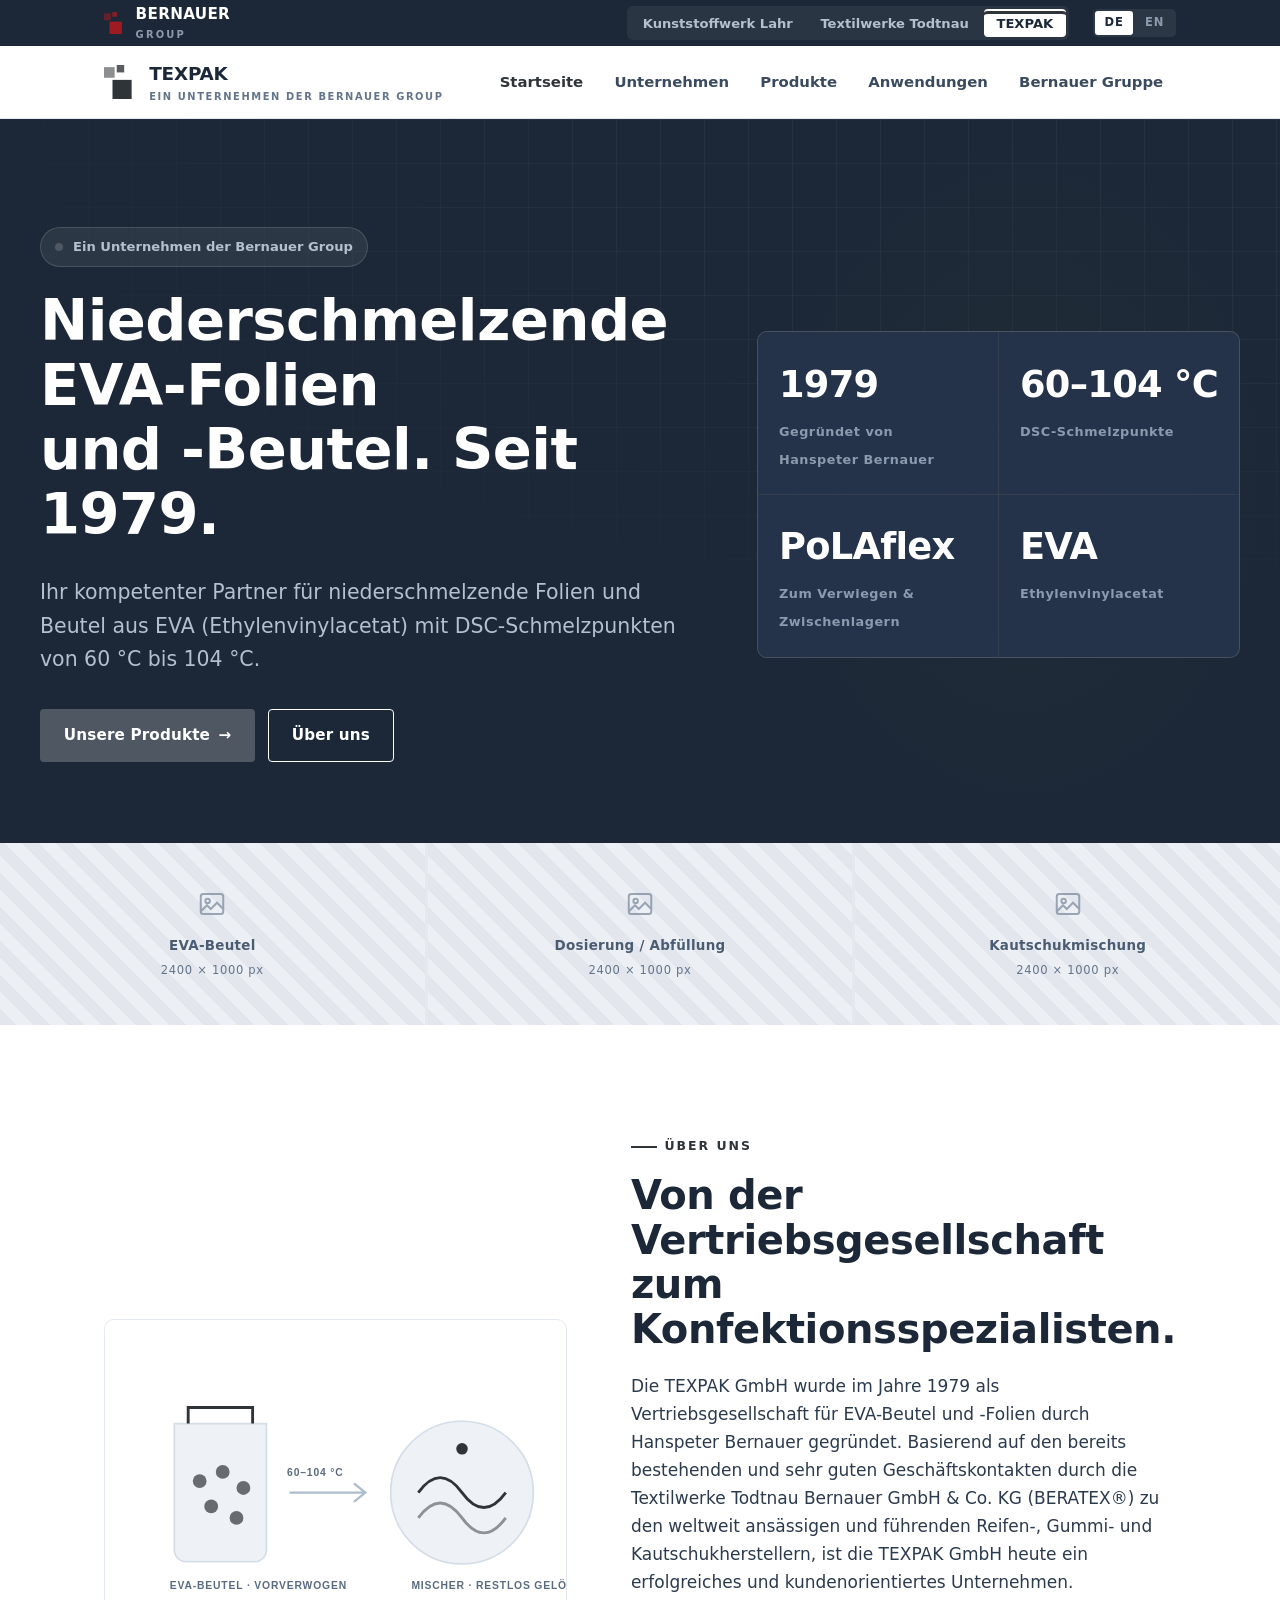
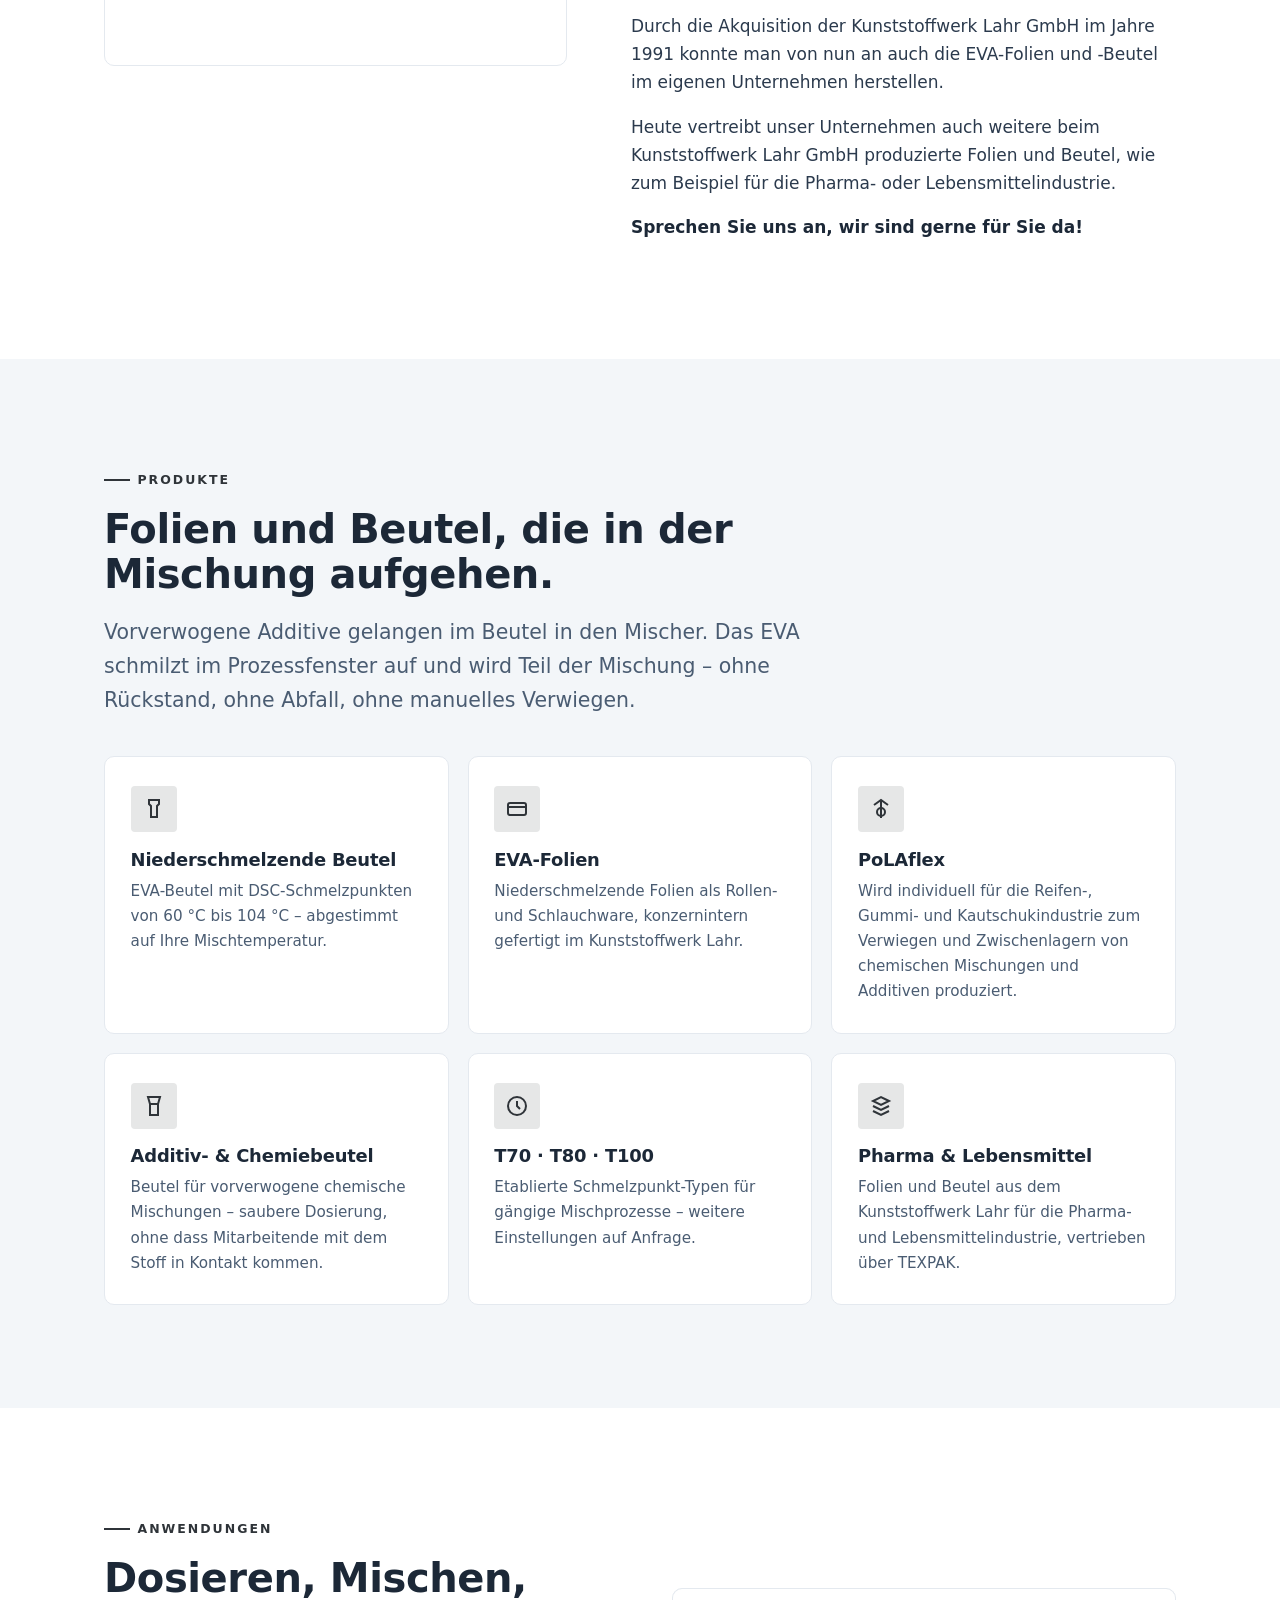
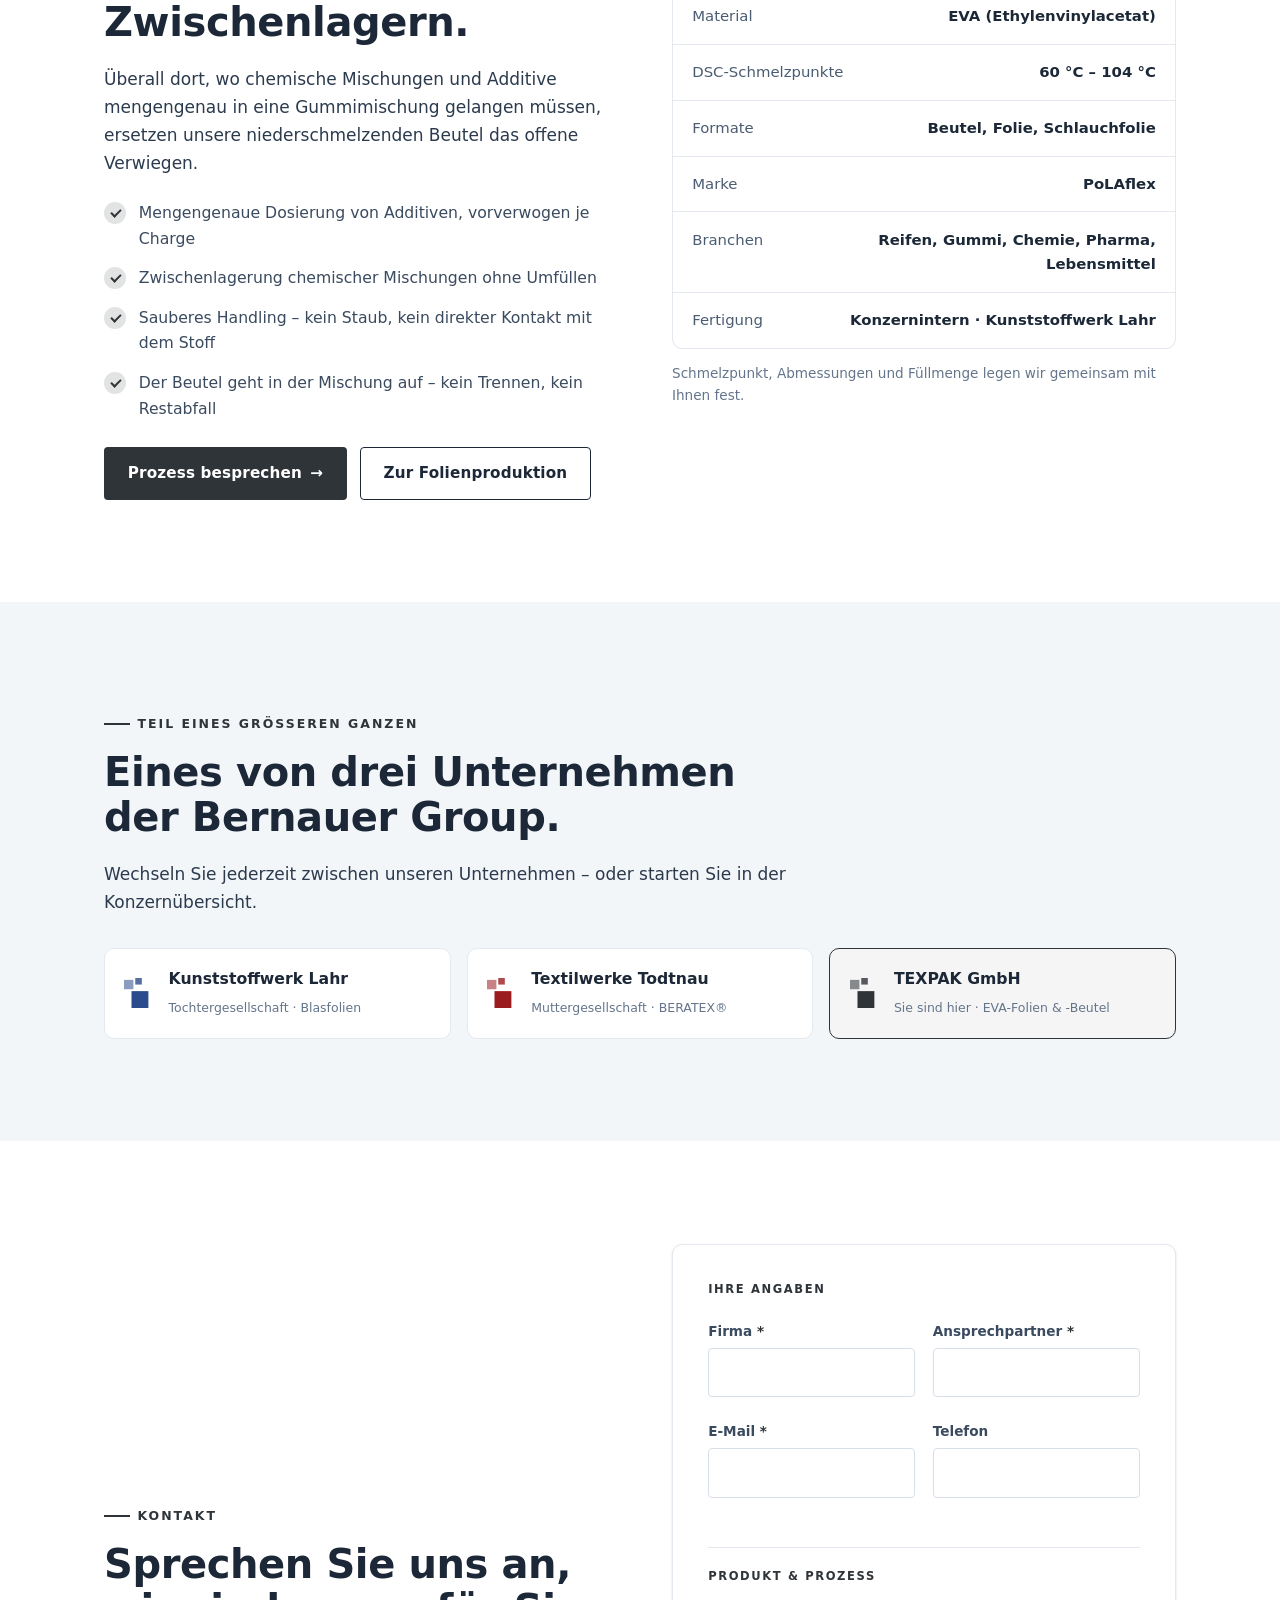
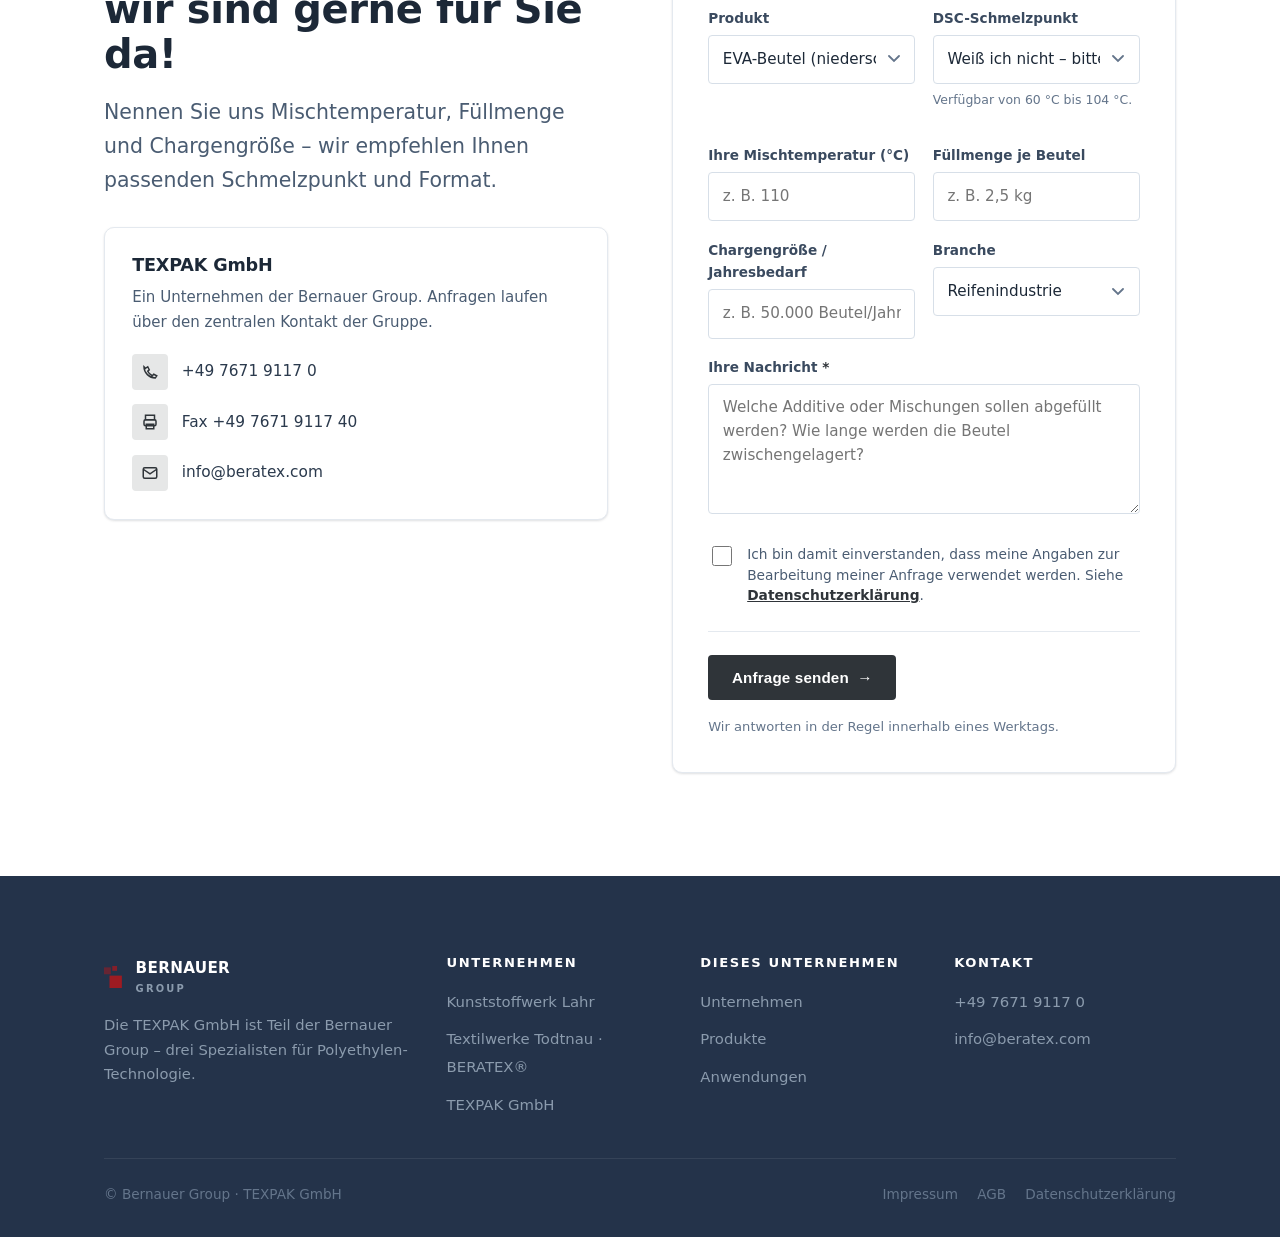
<file: texpak.html>
<!DOCTYPE html>
<html lang="de">
<head>
<meta charset="utf-8">
<meta name="viewport" content="width=device-width, initial-scale=1">
<title data-en="TEXPAK GmbH — Low-melting EVA films and bags | Bernauer Group">TEXPAK GmbH — Niederschmelzende EVA-Folien und -Beutel | Bernauer Group</title>
<meta name="description"
      content="TEXPAK GmbH, ein Unternehmen der Bernauer Group: niederschmelzende Folien und Beutel aus EVA mit DSC-Schmelzpunkten von 60 °C bis 104 °C sowie PoLAflex für die Gummi- und Kautschukindustrie."
      data-en="TEXPAK GmbH, a company of the Bernauer Group: low-melting films and bags made from EVA with DSC melting points from 60 °C to 104 °C, plus PoLAflex for the rubber industry.">
<link rel="stylesheet" href="assets/styles.css">
<style>:root { --brand: var(--texpak); --brand-dark: var(--texpak-dark); --brand-light: #4f5862; }</style>
</head>
<body>

<header class="site-header">
  <div class="groupbar">
    <div class="container groupbar__inner">
      <a class="groupbar__brand" href="index.html">
        <svg class="mark" viewBox="0 0 32 32" aria-hidden="true"><rect class="m2" x="0" y="2" width="10" height="10"/><rect class="m3" x="12" y="0" width="7" height="7"/><rect x="8" y="14" width="18" height="18"/></svg>
        <span>BERNAUER<small>Group</small></span>
      </a>

      <nav class="switch" aria-label="Unternehmen der Gruppe">
                <a href="kunststoffwerk-lahr.html" data-brand="kwl">Kunststoffwerk Lahr</a>
        <a href="beratex.html" data-brand="beratex">Textilwerke Todtnau</a>
        <a href="texpak.html" data-brand="texpak" class="is-active" aria-current="page">TEXPAK</a>
      </nav>

      <div class="langswitch" role="group" aria-label="Sprache / Language">
        <button type="button" data-lang="de" aria-pressed="true">DE</button>
        <button type="button" data-lang="en" aria-pressed="false">EN</button>
      </div>
    </div>
  </div>

  <div class="container navbar__inner">
    <a class="brandlink" href="texpak.html">
      <svg class="mark" viewBox="0 0 32 32" aria-hidden="true"><rect class="m2" x="0" y="2" width="10" height="10"/><rect class="m3" x="12" y="0" width="7" height="7"/><rect x="8" y="14" width="18" height="18"/></svg>
      <span class="brandlink__name">TEXPAK<small data-en="A company of the Bernauer Group">Ein Unternehmen der Bernauer Group</small></span>
    </a>

    <button class="nav-toggle" aria-label="Menü öffnen" aria-expanded="false" aria-controls="mainnav">
      <span></span><span></span><span></span>
    </button>

    <nav class="mainnav" id="mainnav" aria-label="Hauptnavigation">
      <div class="mobile-switch">
        <a href="index.html">← Bernauer Group</a>
        <a href="kunststoffwerk-lahr.html">Kunststoffwerk Lahr</a>
        <a href="beratex.html">Textilwerke Todtnau · BERATEX®</a>
      </div>
      <a href="texpak.html" class="is-active" data-en="Home">Startseite</a>
      <a href="#company" data-en="Company">Unternehmen</a>
      <a href="#products" data-en="Products">Produkte</a>
      <a href="#applications" data-en="Applications">Anwendungen</a>
      <a href="index.html">Bernauer Gruppe</a>
      <a class="btn btn--primary nav-cta" href="#contact" data-en-html="Request a quote <span class=&quot;arrow&quot;>→</span>">Anfrage stellen <span class="arrow">→</span></a>
    </nav>
  </div>
</header>

<main>

  <!-- ══ HERO ══════════════════════════════════════════════════════ -->
  <section class="hero">
    <div class="container hero__inner">
      <div class="hero__grid">
        <div>
          <span class="hero__badge" data-en-html="<span class=&quot;dot&quot;></span> A company of the Bernauer Group"><span class="dot"></span> Ein Unternehmen der Bernauer Group</span>
          <h1 data-en-html="Low-melting EVA films<br>and bags. Since 1979.">Niederschmelzende EVA-Folien<br>und -Beutel. Seit 1979.</h1>
          <p class="lead" data-en="Your competent partner for low-melting films and bags made from EVA (ethylene vinyl acetate) with DSC melting points from 60 °C to 104 °C.">
            Ihr kompetenter Partner für niederschmelzende Folien und Beutel aus
            EVA (Ethylenvinylacetat) mit DSC-Schmelzpunkten von 60 °C bis 104 °C.
          </p>
          <div class="hero__actions">
            <a class="btn btn--primary" href="#products" data-en-html="Our products <span class=&quot;arrow&quot;>→</span>">Unsere Produkte <span class="arrow">→</span></a>
            <a class="btn btn--ghost" href="#company" data-en="About us">Über uns</a>
          </div>
        </div>

        <div class="hero__stats">
          <div class="hero__stat"><b>1979</b><span data-en="Founded by Hanspeter Bernauer">Gegründet von Hanspeter Bernauer</span></div>
          <div class="hero__stat"><b>60–104&nbsp;°C</b><span data-en="DSC melting points">DSC-Schmelzpunkte</span></div>
          <div class="hero__stat"><b>PoLAflex</b><span data-en="For weighing &amp; interim storage">Zum Verwiegen &amp; Zwischenlagern</span></div>
          <div class="hero__stat"><b>EVA</b><span data-en="Ethylene vinyl acetate">Ethylenvinylacetat</span></div>
        </div>
      </div>
    </div>
  </section>

  <!-- Bildband: hier die Motive der Sparte einsetzen -->
  <div class="strip">
    <div class="imgph" role="img" aria-label="Platzhalter: EVA-Beutel"><span class="imgph__inner"><svg viewBox="0 0 24 24" fill="none" stroke="currentColor" stroke-width="1.6" aria-hidden="true"><rect x="3" y="4" width="18" height="16" rx="2"/><circle cx="8.5" cy="9.5" r="1.8"/><path d="M21 16l-5-5-5 5-3-3-5 5"/></svg><b>EVA-Beutel</b><small>2400 × 1000 px</small></span></div>
    <div class="imgph" role="img" aria-label="Platzhalter: Dosierung / Abfüllung"><span class="imgph__inner"><svg viewBox="0 0 24 24" fill="none" stroke="currentColor" stroke-width="1.6" aria-hidden="true"><rect x="3" y="4" width="18" height="16" rx="2"/><circle cx="8.5" cy="9.5" r="1.8"/><path d="M21 16l-5-5-5 5-3-3-5 5"/></svg><b>Dosierung / Abfüllung</b><small>2400 × 1000 px</small></span></div>
    <div class="imgph" role="img" aria-label="Platzhalter: Kautschukmischung"><span class="imgph__inner"><svg viewBox="0 0 24 24" fill="none" stroke="currentColor" stroke-width="1.6" aria-hidden="true"><rect x="3" y="4" width="18" height="16" rx="2"/><circle cx="8.5" cy="9.5" r="1.8"/><path d="M21 16l-5-5-5 5-3-3-5 5"/></svg><b>Kautschukmischung</b><small>2400 × 1000 px</small></span></div>
  </div>

  <!-- ══ UNTERNEHMEN ═══════════════════════════════════════════════ -->
  <section class="section" id="company">
    <div class="container">
      <div class="split">
        <div class="split__media">
          <div class="figure" style="background:#fff">
            <svg viewBox="0 0 400 300" role="img" aria-label="Schema: EVA-Beutel mit Additiven schmilzt im Mischprozess vollständig auf">
              <defs><style>
                .bg2 { fill:#eef2f7; stroke:#d5dee8; stroke-width:1.5; }
                .ac2 { fill:none; stroke:#2f3439; stroke-width:2.5; }
                .tx3 { font:600 9px 'Helvetica Neue',Arial,sans-serif; fill:#5a6b80; letter-spacing:.08em; }
                .ar  { fill:none; stroke:#aebccd; stroke-width:2; }
              </style></defs>

              <!-- Beutel mit Additiven -->
              <path class="bg2" d="M60 90 h80 v110 a10 10 0 0 1 -10 10 h-60 a10 10 0 0 1 -10 -10 z"/>
              <path class="ac2" d="M72 90 v-14 h56 v14"/>
              <circle cx="82" cy="140" r="6" fill="#2f3439" opacity=".7"/>
              <circle cx="102" cy="132" r="6" fill="#2f3439" opacity=".7"/>
              <circle cx="120" cy="146" r="6" fill="#2f3439" opacity=".7"/>
              <circle cx="92" cy="162" r="6" fill="#2f3439" opacity=".7"/>
              <circle cx="114" cy="172" r="6" fill="#2f3439" opacity=".7"/>
              <text class="tx3" x="56" y="234" data-en="EVA BAG · PRE-WEIGHED">EVA-BEUTEL · VORVERWOGEN</text>

              <!-- Pfeil -->
              <path class="ar" d="M160 150 H 226"/>
              <path class="ar" d="M216 142 l10 8 l-10 8"/>
              <text class="tx3" x="158" y="136" data-en="60–104 °C">60–104 °C</text>

              <!-- Mischer -->
              <circle class="bg2" cx="310" cy="150" r="62"/>
              <path class="ac2" d="M272 150 q19 -26 38 0 q19 26 38 0"/>
              <path class="ac2" d="M272 172 q19 -26 38 0 q19 26 38 0" opacity=".5"/>
              <circle cx="310" cy="112" r="5" fill="#2f3439"/>
              <text class="tx3" x="266" y="234" data-en="MIXER · FULLY DISSOLVED">MISCHER · RESTLOS GELÖST</text>
            </svg>
          </div>
        </div>

        <div>
          <span class="eyebrow" data-en="About us">Über uns</span>
          <h2 data-en="From a sales company to a converting specialist.">Von der Vertriebsgesellschaft zum Konfektionsspezialisten.</h2>
          <p data-en="TEXPAK GmbH was founded in 1979 by Hanspeter Bernauer as a sales company for EVA bags and films. Building on the excellent business contacts established through Textilwerke Todtnau Bernauer GmbH &amp; Co. KG (BERATEX®) with the world's leading tyre, rubber and elastomer manufacturers, TEXPAK GmbH is today a successful and customer-oriented company.">
            Die TEXPAK GmbH wurde im Jahre 1979 als Vertriebsgesellschaft für
            EVA-Beutel und -Folien durch Hanspeter Bernauer gegründet. Basierend
            auf den bereits bestehenden und sehr guten Geschäftskontakten durch
            die Textilwerke Todtnau Bernauer GmbH &amp; Co. KG (BERATEX®) zu den
            weltweit ansässigen und führenden Reifen-, Gummi- und
            Kautschukherstellern, ist die TEXPAK GmbH heute ein erfolgreiches und
            kundenorientiertes Unternehmen.
          </p>
          <p data-en="With the acquisition of Kunststoffwerk Lahr GmbH in 1991, the EVA films and bags have been manufactured within our own group ever since.">
            Durch die Akquisition der Kunststoffwerk Lahr GmbH im Jahre 1991
            konnte man von nun an auch die EVA-Folien und -Beutel im eigenen
            Unternehmen herstellen.
          </p>
          <p data-en="Today our company also distributes other films and bags produced at Kunststoffwerk Lahr GmbH — for example for the pharmaceutical and food industries.">
            Heute vertreibt unser Unternehmen auch weitere beim Kunststoffwerk
            Lahr GmbH produzierte Folien und Beutel, wie zum Beispiel für die
            Pharma- oder Lebensmittelindustrie.
          </p>
          <p style="font-weight:700;color:var(--ink)" data-en="Talk to us — we are happy to help.">
            Sprechen Sie uns an, wir sind gerne für Sie da!
          </p>
        </div>
      </div>
    </div>
  </section>

  <!-- ══ PRODUKTE ══════════════════════════════════════════════════ -->
  <section class="section bg-paper" id="products">
    <div class="container">
      <div style="max-width:70ch">
        <span class="eyebrow" data-en="Products">Produkte</span>
        <h2 data-en="Films and bags that disappear into the compound.">Folien und Beutel, die in der Mischung aufgehen.</h2>
        <p class="lead" data-en="Pre-weighed additives go into the mixer inside the bag. The EVA melts within the process window and becomes part of the compound — no residue, no waste, no manual weighing.">
          Vorverwogene Additive gelangen im Beutel in den Mischer. Das EVA
          schmilzt im Prozessfenster auf und wird Teil der Mischung – ohne
          Rückstand, ohne Abfall, ohne manuelles Verwiegen.
        </p>
      </div>

      <div class="cards" style="margin-top:2.4rem" data-reveal>
        <article class="card">
          <div class="card__icon" aria-hidden="true">
            <svg viewBox="0 0 24 24" fill="none" stroke="currentColor" stroke-width="2"><path d="M7 3h10v4l-2 2v11H9V9L7 7z"/></svg>
          </div>
          <h3 data-en="Low-melting bags">Niederschmelzende Beutel</h3>
          <p data-en="EVA bags with DSC melting points from 60 °C to 104 °C — matched to your mixing temperature.">EVA-Beutel mit DSC-Schmelzpunkten von 60 °C bis 104 °C – abgestimmt auf Ihre Mischtemperatur.</p>
        </article>

        <article class="card">
          <div class="card__icon" aria-hidden="true">
            <svg viewBox="0 0 24 24" fill="none" stroke="currentColor" stroke-width="2"><rect x="3" y="6" width="18" height="12" rx="2"/><path d="M3 10h18"/></svg>
          </div>
          <h3 data-en="EVA films">EVA-Folien</h3>
          <p data-en="Low-melting films as roll stock and tubular film, produced at Kunststoffwerk Lahr within the group.">Niederschmelzende Folien als Rollen- und Schlauchware, konzernintern gefertigt im Kunststoffwerk Lahr.</p>
        </article>

        <article class="card">
          <div class="card__icon" aria-hidden="true">
            <svg viewBox="0 0 24 24" fill="none" stroke="currentColor" stroke-width="2"><path d="M12 3v18M5 8l7-5 7 5"/><circle cx="12" cy="15" r="4"/></svg>
          </div>
          <h3>PoLAflex</h3>
          <p data-en="Produced individually for the tyre, rubber and elastomer industry for weighing and interim storage of chemical compounds and additives.">Wird individuell für die Reifen-, Gummi- und Kautschukindustrie zum Verwiegen und Zwischenlagern von chemischen Mischungen und Additiven produziert.</p>
        </article>

        <article class="card">
          <div class="card__icon" aria-hidden="true">
            <svg viewBox="0 0 24 24" fill="none" stroke="currentColor" stroke-width="2"><path d="M6 3h12l-2 7H8z"/><path d="M8 10v11h8V10"/></svg>
          </div>
          <h3 data-en="Additive &amp; chemical bags">Additiv- &amp; Chemiebeutel</h3>
          <p data-en="Bags for pre-weighed chemical compounds — clean dosing without the operator touching the substance.">Beutel für vorverwogene chemische Mischungen – saubere Dosierung, ohne dass Mitarbeitende mit dem Stoff in Kontakt kommen.</p>
        </article>

        <article class="card">
          <div class="card__icon" aria-hidden="true">
            <svg viewBox="0 0 24 24" fill="none" stroke="currentColor" stroke-width="2"><circle cx="12" cy="12" r="9"/><path d="M12 7v5l3 3"/></svg>
          </div>
          <h3>T70 · T80 · T100</h3>
          <p data-en="Established melting-point grades for common mixing processes — other set points on request.">Etablierte Schmelzpunkt-Typen für gängige Mischprozesse – weitere Einstellungen auf Anfrage.</p>
        </article>

        <article class="card">
          <div class="card__icon" aria-hidden="true">
            <svg viewBox="0 0 24 24" fill="none" stroke="currentColor" stroke-width="2"><path d="M20 7l-8-4-8 4 8 4 8-4z"/><path d="M4 12l8 4 8-4M4 17l8 4 8-4"/></svg>
          </div>
          <h3 data-en="Pharma &amp; food">Pharma &amp; Lebensmittel</h3>
          <p data-en="Films and bags from Kunststoffwerk Lahr for the pharmaceutical and food industries, distributed through TEXPAK.">Folien und Beutel aus dem Kunststoffwerk Lahr für die Pharma- und Lebensmittelindustrie, vertrieben über TEXPAK.</p>
        </article>
      </div>
    </div>
  </section>

  <!-- ══ ANWENDUNGEN ═══════════════════════════════════════════════ -->
  <section class="section" id="applications">
    <div class="container">
      <div class="split split--reverse">
        <div class="split__media">
          <div class="specs">
            <div><span class="k" data-en="Material">Material</span><span class="v" data-en="EVA (ethylene vinyl acetate)">EVA (Ethylenvinylacetat)</span></div>
            <div><span class="k" data-en="DSC melting points">DSC-Schmelzpunkte</span><span class="v">60 °C – 104 °C</span></div>
            <div><span class="k" data-en="Formats">Formate</span><span class="v" data-en="Bags, film, tubular film">Beutel, Folie, Schlauchfolie</span></div>
            <div><span class="k" data-en="Brand">Marke</span><span class="v">PoLAflex</span></div>
            <div><span class="k" data-en="Industries">Branchen</span><span class="v" data-en="Tyre, rubber, chemicals, pharma, food">Reifen, Gummi, Chemie, Pharma, Lebensmittel</span></div>
            <div><span class="k" data-en="Manufacturing">Fertigung</span><span class="v" data-en="In-house · Kunststoffwerk Lahr">Konzernintern · Kunststoffwerk Lahr</span></div>
          </div>
          <p class="table-note" data-en="Melting point, dimensions and filling quantity are defined together with you.">Schmelzpunkt, Abmessungen und Füllmenge legen wir gemeinsam mit Ihnen fest.</p>
        </div>

        <div>
          <span class="eyebrow" data-en="Applications">Anwendungen</span>
          <h2 data-en="Dosing, mixing, interim storage.">Dosieren, Mischen, Zwischenlagern.</h2>
          <p data-en="Wherever chemical compounds and additives have to be brought into a rubber compound in exact quantities, our low-melting bags replace open weighing.">
            Überall dort, wo chemische Mischungen und Additive mengengenau in eine
            Gummimischung gelangen müssen, ersetzen unsere niederschmelzenden
            Beutel das offene Verwiegen.
          </p>
          <ul class="checklist">
            <li><span data-en="Exact dosing of additives, pre-weighed per batch">Mengengenaue Dosierung von Additiven, vorverwogen je Charge</span></li>
            <li><span data-en="Interim storage of chemical compounds without repackaging">Zwischenlagerung chemischer Mischungen ohne Umfüllen</span></li>
            <li><span data-en="Clean handling — no dust, no direct contact with the substance">Sauberes Handling – kein Staub, kein direkter Kontakt mit dem Stoff</span></li>
            <li><span data-en="The bag dissolves in the compound — no separation, no residual waste">Der Beutel geht in der Mischung auf – kein Trennen, kein Restabfall</span></li>
          </ul>
          <div class="hero__actions" style="margin-top:1.6rem">
            <a class="btn btn--primary" href="#contact" data-en-html="Discuss your process <span class=&quot;arrow&quot;>→</span>">Prozess besprechen <span class="arrow">→</span></a>
            <a class="btn btn--ghost" href="kunststoffwerk-lahr.html" data-en="See film production">Zur Folienproduktion</a>
          </div>
        </div>
      </div>
    </div>
  </section>

  <!-- ══ TEIL DER GRUPPE ═══════════════════════════════════════════ -->
  <section class="section bg-paper">
    <div class="container">
      <div style="max-width:64ch;margin-bottom:2rem">
        <span class="eyebrow" data-en="Part of something bigger">Teil eines größeren Ganzen</span>
        <h2 data-en="One of three companies in the Bernauer Group.">Eines von drei Unternehmen der Bernauer Group.</h2>
        <p data-en="Switch between our companies at any time — or start from the group overview.">Wechseln Sie jederzeit zwischen unseren Unternehmen – oder starten Sie in der Konzernübersicht.</p>
      </div>

      <div class="siblings">
        <a class="sibling" href="kunststoffwerk-lahr.html" data-brand="kwl">
          <svg class="mark" viewBox="0 0 32 32" aria-hidden="true"><rect class="m2" x="0" y="2" width="10" height="10"/><rect class="m3" x="12" y="0" width="7" height="7"/><rect x="8" y="14" width="18" height="18"/></svg>
          <span><b>Kunststoffwerk Lahr</b><small data-en="Subsidiary · Blown films">Tochtergesellschaft · Blasfolien</small></span>
        </a>
        <a class="sibling" href="beratex.html" data-brand="beratex">
          <svg class="mark" viewBox="0 0 32 32" aria-hidden="true"><rect class="m2" x="0" y="2" width="10" height="10"/><rect class="m3" x="12" y="0" width="7" height="7"/><rect x="8" y="14" width="18" height="18"/></svg>
          <span><b>Textilwerke Todtnau</b><small data-en="Parent company · BERATEX®">Muttergesellschaft · BERATEX®</small></span>
        </a>
        <a class="sibling is-current" href="texpak.html" data-brand="texpak">
          <svg class="mark" viewBox="0 0 32 32" aria-hidden="true"><rect class="m2" x="0" y="2" width="10" height="10"/><rect class="m3" x="12" y="0" width="7" height="7"/><rect x="8" y="14" width="18" height="18"/></svg>
          <span><b>TEXPAK GmbH</b><small data-en="You are here · EVA films &amp; bags">Sie sind hier · EVA-Folien &amp; -Beutel</small></span>
        </a>
      </div>
    </div>
  </section>

  <!-- ══ KONTAKT ═══════════════════════════════════════════════════ -->
  <section class="section" id="contact">
    <div class="container">
      <div class="split">
        <div>
          <span class="eyebrow" data-en="Contact">Kontakt</span>
          <h2 data-en="Talk to us — we are happy to help.">Sprechen Sie uns an, wir sind gerne für Sie da!</h2>
          <p class="lead" data-en="Tell us your mixing temperature, filling quantity and batch size — we will recommend a suitable melting point and format.">
            Nennen Sie uns Mischtemperatur, Füllmenge und Chargengröße – wir
            empfehlen Ihnen passenden Schmelzpunkt und Format.
          </p>
          <div class="contact-card" style="margin-top:1.8rem">
            <h3>TEXPAK GmbH</h3>
            <p style="color:var(--slate-600);font-size:.94rem;margin:0" data-en="A company of the Bernauer Group. Enquiries are handled through the group's central contact.">
              Ein Unternehmen der Bernauer Group. Anfragen laufen über den
              zentralen Kontakt der Gruppe.
            </p>
            <ul class="contact-list">
              <li>
                <span class="ico" aria-hidden="true"><svg viewBox="0 0 24 24" fill="none" stroke="currentColor" stroke-width="2"><path d="M4 5c0 8 7 15 15 15l2-3-4-2-2 2a13 13 0 01-6-6l2-2-2-4-3 2z"/></svg></span>
                <a href="tel:+4976719117">+49 7671 9117 0</a>
              </li>
              <li>
                <span class="ico" aria-hidden="true"><svg viewBox="0 0 24 24" fill="none" stroke="currentColor" stroke-width="2"><rect x="6" y="3" width="12" height="6"/><rect x="4" y="9" width="16" height="8" rx="2"/><rect x="7" y="15" width="10" height="6"/></svg></span>
                <span>Fax +49 7671 9117 40</span>
              </li>
              <li>
                <span class="ico" aria-hidden="true"><svg viewBox="0 0 24 24" fill="none" stroke="currentColor" stroke-width="2"><rect x="3" y="5" width="18" height="14" rx="2"/><path d="M3 7l9 6 9-6"/></svg></span>
                <a href="mailto:info@beratex.com">info@beratex.com</a>
              </li>
            </ul>
          </div>
        </div>

        <form class="form" data-subject="Anfrage TEXPAK – EVA-Folien und -Beutel"
              data-to="info@beratex.com" novalidate>
          <div class="form__grid">
            <p class="form__legend" data-en="Your details">Ihre Angaben</p>

            <div class="field">
              <label class="req" for="t-company" data-en="Company">Firma</label>
              <input id="t-company" name="Firma" type="text" autocomplete="organization" required>
              <p class="field__err" data-err></p>
            </div>
            <div class="field">
              <label class="req" for="t-name" data-en="Contact person">Ansprechpartner</label>
              <input id="t-name" name="Ansprechpartner" type="text" autocomplete="name" required>
              <p class="field__err" data-err></p>
            </div>
            <div class="field">
              <label class="req" for="t-mail" data-en="Email">E-Mail</label>
              <input id="t-mail" name="E-Mail" type="email" autocomplete="email" required>
              <p class="field__err" data-err></p>
            </div>
            <div class="field">
              <label for="t-phone" data-en="Phone">Telefon</label>
              <input id="t-phone" name="Telefon" type="tel" autocomplete="tel">
            </div>

            <p class="form__legend" data-en="Product &amp; process">Produkt &amp; Prozess</p>

            <div class="field">
              <label for="t-product" data-en="Product">Produkt</label>
              <select id="t-product" name="Produkt">
                <option data-en="EVA bags (low-melting)">EVA-Beutel (niederschmelzend)</option>
                <option>PoLAflex</option>
                <option data-en="EVA film">EVA-Folie</option>
                <option data-en="Tubular film">Schlauchfolie</option>
                <option value="" data-en="Not sure — please advise">Weiß ich nicht – bitte beraten</option>
              </select>
            </div>
            <div class="field">
              <label for="t-melt" data-en="DSC melting point">DSC-Schmelzpunkt</label>
              <select id="t-melt" name="DSC-Schmelzpunkt">
                <option value="" data-en="Not sure — please advise">Weiß ich nicht – bitte beraten</option>
                <option>60 °C</option>
                <option>70 °C (T70)</option>
                <option>80 °C (T80)</option>
                <option>90 °C</option>
                <option>100 °C (T100)</option>
                <option>104 °C</option>
              </select>
              <p class="field__hint" data-en="Available from 60 °C to 104 °C.">Verfügbar von 60 °C bis 104 °C.</p>
            </div>
            <div class="field">
              <label for="t-mixtemp" data-en="Your mixing temperature (°C)">Ihre Mischtemperatur (°C)</label>
              <input id="t-mixtemp" name="Mischtemperatur (°C)" type="text" inputmode="numeric"
                     placeholder="z. B. 110" data-en-placeholder="e.g. 110">
            </div>
            <div class="field">
              <label for="t-fill" data-en="Filling quantity per bag">Füllmenge je Beutel</label>
              <input id="t-fill" name="Füllmenge je Beutel" type="text"
                     placeholder="z. B. 2,5 kg" data-en-placeholder="e.g. 2.5 kg">
            </div>
            <div class="field">
              <label for="t-batch" data-en="Batch size / annual requirement">Chargengröße / Jahresbedarf</label>
              <input id="t-batch" name="Chargengröße / Jahresbedarf" type="text"
                     placeholder="z. B. 50.000 Beutel/Jahr" data-en-placeholder="e.g. 50,000 bags per year">
            </div>
            <div class="field">
              <label for="t-industry" data-en="Industry">Branche</label>
              <select id="t-industry" name="Branche">
                <option data-en="Tyre industry">Reifenindustrie</option>
                <option data-en="Rubber &amp; elastomers">Gummi &amp; Kautschuk</option>
                <option data-en="Chemicals">Chemie</option>
                <option data-en="Pharmaceutical">Pharma</option>
                <option data-en="Food">Lebensmittel</option>
                <option data-en="Other">Sonstiges</option>
              </select>
            </div>

            <div class="field field--wide">
              <label class="req" for="t-msg" data-en="Your message">Ihre Nachricht</label>
              <textarea id="t-msg" name="Nachricht" required
                        placeholder="Welche Additive oder Mischungen sollen abgefüllt werden? Wie lange werden die Beutel zwischengelagert?"
                        data-en-placeholder="Which additives or compounds will be filled? How long are the bags stored before use?"></textarea>
              <p class="field__err" data-err></p>
            </div>

            <div class="consent">
              <input id="t-consent" name="Einwilligung" type="checkbox" required>
              <label for="t-consent" data-en-html="I agree that my details may be used to process my enquiry. See the <a href=&quot;datenschutz.html&quot;>privacy policy</a>.">
                Ich bin damit einverstanden, dass meine Angaben zur Bearbeitung
                meiner Anfrage verwendet werden. Siehe
                <a href="datenschutz.html">Datenschutzerklärung</a>.
              </label>
              <p class="field__err" data-err></p>
            </div>

            <p class="form__status" role="status" aria-live="polite"></p>
          </div>

          <div class="form__actions">
            <button class="btn btn--primary" type="submit" data-en-html="Send enquiry <span class=&quot;arrow&quot;>→</span>">Anfrage senden <span class="arrow">→</span></button>
            <p class="form__note" data-en="We usually reply within one working day.">Wir antworten in der Regel innerhalb eines Werktags.</p>
          </div>
        </form>
      </div>
    </div>
  </section>

</main>

<footer class="site-footer">
  <div class="container">
    <div class="footer__grid footer">
      <div class="footer__brand">
        <span class="groupbar__brand">
          <svg class="mark" viewBox="0 0 32 32" aria-hidden="true"><rect class="m2" x="0" y="2" width="10" height="10"/><rect class="m3" x="12" y="0" width="7" height="7"/><rect x="8" y="14" width="18" height="18"/></svg>
          <span>BERNAUER<small>Group</small></span>
        </span>
        <p data-en="TEXPAK GmbH is part of the Bernauer Group — three specialists in polyethylene technology.">Die TEXPAK GmbH ist Teil der Bernauer Group – drei Spezialisten für Polyethylen-Technologie.</p>
      </div>
      <div>
        <h4 data-en="Companies">Unternehmen</h4>
        <ul>
          <li><a href="kunststoffwerk-lahr.html">Kunststoffwerk Lahr</a></li>
          <li><a href="beratex.html">Textilwerke Todtnau · BERATEX®</a></li>
          <li><a href="texpak.html">TEXPAK GmbH</a></li>
        </ul>
      </div>
      <div>
        <h4 data-en="This company">Dieses Unternehmen</h4>
        <ul>
          <li><a href="#company" data-en="Company">Unternehmen</a></li>
          <li><a href="#products" data-en="Products">Produkte</a></li>
          <li><a href="#applications" data-en="Applications">Anwendungen</a></li>
        </ul>
      </div>
      <div>
        <h4 data-en="Contact">Kontakt</h4>
        <ul>
          <li><a href="tel:+4976719117">+49 7671 9117 0</a></li>
          <li><a href="mailto:info@beratex.com">info@beratex.com</a></li>
        </ul>
      </div>
    </div>
    <div class="footer__bottom">
      <span>© Bernauer Group · TEXPAK GmbH</span>
      <nav>
        <a href="impressum.html" data-en="Imprint">Impressum</a><a href="agb.html" data-en="Terms &amp; Conditions">AGB</a><a href="datenschutz.html" data-en="Privacy Policy">Datenschutzerklärung</a>
      </nav>
    </div>
  </div>
</footer>

<script src="assets/app.js"></script>
</body>
</html>
</file>
<file: assets/styles.css>
/* =====================================================================
   BERNAUER GROUP — Konzern-Website (Redesign)
   Clean · modern · industriell-seriös
   Ein gemeinsames Design-System für die Gruppe und ihre 3 Sparten.
   ===================================================================== */

/* ---------- Design Tokens ---------- */
:root {
  /* Neutrale Palette, Schieferblau wie die dunkle Kopfleiste der alten Seiten */
  --ink:        #1c2837;
  --slate-900:  #24334a;
  --slate-800:  #2b3a4d;
  --slate-700:  #3a4a5f;
  --slate-600:  #4a5c72;
  --slate-500:  #64758b;
  --slate-400:  #8b9bad;
  --slate-300:  #b3c0ce;
  --slate-200:  #d7dfe8;
  --line:       #e4e9ef;
  --paper:      #f3f6f9;
  --paper-2:    #eceff4;
  --white:      #ffffff;

  /* Konzern-Leitfarbe: Rot des Schriftzugs BERNAUER */
  --bernauer:      #9e1b22;
  --bernauer-dark: #7b141a;

  /* Sparten-Akzente, abgenommen von den Logos der bestehenden Auftritte */
  --kwl:          #2b4c8c;   /* Kunststoffwerk Lahr – Navy/Stahlblau */
  --kwl-dark:     #1e3766;
  --beratex:      #9b1c1f;   /* Textilwerke Todtnau – Ziegelrot      */
  --beratex-dark: #781417;
  --texpak:       #2f3439;   /* Texpak              – Anthrazit      */
  --texpak-dark:  #17191c;

  /* Pro Seite überschreibbar */
  --brand:      var(--bernauer);
  --brand-dark: var(--bernauer-dark);
  /* Variante für dunkle Flächen. Nur Texpak weicht ab: reines Anthrazit
     wäre auf der dunklen Kopf- und CTA-Fläche nicht mehr zu erkennen. */
  --brand-light: var(--brand);

  --radius:   4px;
  --radius-lg:10px;
  --shadow-sm: 0 1px 2px rgba(14,22,33,.06), 0 1px 3px rgba(14,22,33,.08);
  --shadow-md: 0 6px 20px rgba(14,22,33,.08), 0 2px 6px rgba(14,22,33,.06);
  --shadow-lg: 0 24px 60px rgba(14,22,33,.16);

  --maxw: 1200px;
  --gutter: clamp(20px, 5vw, 64px);

  --font: "Helvetica Neue", "Segoe UI", system-ui, -apple-system, Arial, sans-serif;
}

*, *::before, *::after { box-sizing: border-box; }

/* clip statt hidden: verhindert waagerechtes Scrollen durch die
   ausgeblendete Mobil-Navigation, ohne position:sticky zu zerstören. */
html { scroll-behavior: smooth; -webkit-text-size-adjust: 100%; overflow-x: clip; }

body {
  margin: 0;
  font-family: var(--font);
  color: var(--slate-800);
  background: var(--white);
  line-height: 1.65;
  font-size: 17px;
  -webkit-font-smoothing: antialiased;
  overflow-x: clip;
}

img { max-width: 100%; display: block; }
a { color: inherit; text-decoration: none; }

h1, h2, h3, h4 {
  margin: 0 0 .5em;
  color: var(--ink);
  line-height: 1.12;
  font-weight: 800;
  letter-spacing: -.01em;
}
h1 { font-size: clamp(2.1rem, 5vw, 3.6rem); }
h2 { font-size: clamp(1.7rem, 3.4vw, 2.5rem); }
h3 { font-size: 1.2rem; }
p  { margin: 0 0 1rem; }

.container { max-width: var(--maxw); margin-inline: auto; padding-inline: var(--gutter); }

/* Sprungziele nicht unter der klebenden Kopfzeile verstecken */
section[id], [id^="contact"], [id^="data"] { scroll-margin-top: 130px; }
.section  { padding: clamp(56px, 8vw, 110px) 0; }
.section--tight { padding: clamp(40px, 6vw, 72px) 0; }
.bg-paper { background: var(--paper); }
.bg-ink   { background: var(--ink); color: var(--slate-200); }
.bg-ink h1, .bg-ink h2, .bg-ink h3 { color: #fff; }

/* Eyebrow / Kicker */
.eyebrow {
  display: inline-flex;
  align-items: center;
  gap: .6em;
  font-size: .78rem;
  font-weight: 700;
  letter-spacing: .16em;
  text-transform: uppercase;
  color: var(--brand);
  margin-bottom: 1rem;
}
.eyebrow::before {
  content: "";
  width: 26px; height: 2px;
  background: var(--brand);
  display: inline-block;
}
.bg-ink .eyebrow { color: var(--slate-300); }
.bg-ink .eyebrow::before { background: var(--brand-light); }

.lead { font-size: clamp(1.05rem, 1.6vw, 1.28rem); color: var(--slate-600); max-width: 62ch; }
.bg-ink .lead { color: var(--slate-300); }

/* ---------- Buttons ---------- */
.btn {
  display: inline-flex; align-items: center; gap: .55em;
  font-weight: 700; font-size: .95rem;
  padding: .85em 1.5em;
  border-radius: var(--radius);
  border: 1.5px solid transparent;
  cursor: pointer; transition: .18s ease;
  letter-spacing: .01em;
}
.btn--primary { background: var(--brand); color: #fff; }
.btn--primary:hover { background: var(--brand-dark); transform: translateY(-1px); }
/* Auf dunklem Grund die aufgehellte Variante verwenden */
.hero .btn--primary, .cta .btn--primary, .bg-ink .btn--primary { background: var(--brand-light); }
.hero .btn--primary:hover, .cta .btn--primary:hover, .bg-ink .btn--primary:hover {
  background: color-mix(in srgb, var(--brand-light) 82%, #fff);
}
.btn--ghost { border-color: currentColor; color: var(--ink); }
.btn--ghost:hover { background: var(--ink); color: #fff; border-color: var(--ink); }
/* Auf dunklem Grund (Hero, CTA, Ink-Sektionen) muss der Ghost-Button hell sein */
.bg-ink .btn--ghost, .hero .btn--ghost, .cta .btn--ghost { color: #fff; }
.bg-ink .btn--ghost:hover, .hero .btn--ghost:hover, .cta .btn--ghost:hover { background: #fff; color: var(--ink); border-color: #fff; }
.btn .arrow { transition: transform .18s ease; }
.btn:hover .arrow { transform: translateX(3px); }

/* =====================================================================
   LOGO-MARKE  (geometrisches Quadrat-Motiv der Bernauer Group)
   ===================================================================== */
.mark { width: 34px; height: 34px; flex: 0 0 auto; }
.mark rect { fill: currentColor; }
.mark .m2 { opacity: .55; }
.mark .m3 { opacity: .8; }

/* =====================================================================
   HEADER  +  KONZERN-WEICHE (Sparten-Umschalter)
   ===================================================================== */
.site-header {
  position: sticky; top: 0; z-index: 60;
  background: rgba(255,255,255,.92);
  backdrop-filter: saturate(160%) blur(10px);
  border-bottom: 1px solid var(--line);
}

/* Zeile 1: Konzern-Identität + Weiche */
.groupbar {
  background: var(--ink);
  color: var(--slate-300);
}
.groupbar__inner {
  display: flex; align-items: center; gap: 1.5rem;
  min-height: 46px;
  flex-wrap: wrap;
}
.groupbar__brand {
  display: inline-flex; align-items: center; gap: .6rem;
  color: #fff; font-weight: 800; letter-spacing: .02em;
  font-size: .95rem;
}
.groupbar__brand .mark { width: 22px; height: 22px; color: var(--bernauer); }
.groupbar__brand span small {
  display: block; font-size: .62rem; font-weight: 600;
  letter-spacing: .22em; color: var(--slate-400); text-transform: uppercase;
}

/* Sprachumschalter DE / EN */
.langswitch { display: inline-flex; gap: 2px; background: rgba(255,255,255,.07); border-radius: 5px; padding: 2px; }
.langswitch button {
  appearance: none; border: 0; cursor: pointer; background: transparent;
  color: var(--slate-400); font: 700 .72rem/1 var(--font); letter-spacing: .08em;
  padding: .38rem .6rem; border-radius: 3px; transition: .15s ease;
}
.langswitch button:hover { color: #fff; background: rgba(255,255,255,.08); }
.langswitch button[aria-pressed="true"] { background: #fff; color: var(--ink); }

/* Die WEICHE: Umschalter zwischen den 3 Sparten */
.switch {
  margin-left: auto;
  display: flex; align-items: stretch; gap: 2px; flex-wrap: wrap; justify-content: flex-end;
  background: rgba(255,255,255,.06);
  border-radius: 6px; padding: 3px;
}
.switch__label {
  align-self: center;
  font-size: .66rem; letter-spacing: .18em; text-transform: uppercase;
  color: var(--slate-400); font-weight: 700; margin-right: .4rem;
}
.switch a {
  display: inline-flex; flex-direction: column; justify-content: center;
  padding: .35rem .8rem; border-radius: 4px;
  font-size: .82rem; font-weight: 700; color: var(--slate-300);
  line-height: 1.15; transition: .16s ease; white-space: nowrap;
  border-top: 2px solid transparent;
}
.switch a small { font-size: .6rem; font-weight: 600; color: var(--slate-500); letter-spacing: .04em; }
.switch a:hover { background: rgba(255,255,255,.08); color: #fff; }
.switch a.is-active { background: #fff; color: var(--ink); }
.switch a.is-active small { color: var(--slate-500); }
.switch a[data-brand="kwl"].is-active     { box-shadow: inset 0 3px 0 var(--kwl); }
.switch a[data-brand="beratex"].is-active { box-shadow: inset 0 3px 0 var(--beratex); }
.switch a[data-brand="texpak"].is-active  { box-shadow: inset 0 3px 0 var(--texpak); }

/* Zeile 2: Sparten-Navigation */
.navbar__inner {
  display: flex; align-items: center; gap: 1.25rem;
  min-height: 72px;
}
.brandlink { display: inline-flex; align-items: center; gap: .7rem; color: var(--ink); }
.brandlink .mark { color: var(--brand); }
.brandlink__name { font-weight: 800; font-size: 1.15rem; letter-spacing: -.01em; }
.brandlink__name small {
  display: block; font-size: .62rem; font-weight: 600; letter-spacing: .16em;
  color: var(--slate-500); text-transform: uppercase; white-space: nowrap;
}
.mainnav {
  margin-left: auto; display: flex; align-items: center; gap: .35rem;
}
.mainnav a {
  padding: .55rem .8rem; border-radius: var(--radius);
  font-weight: 600; font-size: .93rem; color: var(--slate-700);
  transition: .15s ease; white-space: nowrap;   /* Navigation nie umbrechen */
}
.mainnav a:hover { color: var(--brand); background: var(--paper); }
.mainnav a.is-active { color: var(--brand); }
/* Der CTA ist ein Button, kein Navigationslink: `.mainnav a` ist
   spezifischer als `.btn--primary` und wuerde die Schriftfarbe kippen. */
.mainnav a.btn--primary { color: #fff; }
.mainnav a.btn--primary:hover { color: #fff; background: var(--brand-dark); }
.nav-cta { margin-left: .4rem; }

.nav-toggle {
  display: none; margin-left: auto;
  width: 44px; height: 44px; border: 1px solid var(--line);
  background: #fff; border-radius: var(--radius); cursor: pointer;
  flex-direction: column; justify-content: center; align-items: center; gap: 5px;
}
.nav-toggle span { width: 20px; height: 2px; background: var(--ink); transition: .2s; }

/* =====================================================================
   BILD-PLATZHALTER
   Markieren, wo Fotos eingesetzt werden. Zum Ersetzen einfach
   <div class="imgph">…</div> durch <img src="…" alt="…"> tauschen.
   ===================================================================== */
.imgph {
  position: relative;
  display: grid; place-items: center;
  background-color: var(--paper-2);
  background-image:
    repeating-linear-gradient(45deg,
      rgba(100,117,139,.07) 0 12px, transparent 12px 24px);
  border: 1px dashed var(--slate-300);
  border-radius: var(--radius);
  color: var(--slate-500);
  text-align: center;
  padding: 1rem;
  overflow: hidden;
  min-height: 120px;
}
.imgph__inner { position: relative; z-index: 1; max-width: 90%; }
.imgph svg { width: 30px; height: 30px; margin-bottom: .5rem; opacity: .6; }
.imgph b {
  display: block; font-size: .84rem; font-weight: 700; color: var(--slate-600);
  letter-spacing: .02em;
}
.imgph small {
  display: block; margin-top: .25rem; font-size: .72rem; color: var(--slate-500);
  letter-spacing: .06em;
}
.imgph--tall { aspect-ratio: 3/4; }
.imgph--wide { aspect-ratio: 16/9; }
.imgph--square { aspect-ratio: 1/1; }

/* Bildband unter der Kopfzeile – wie auf den bestehenden Auftritten */
.strip { display: grid; grid-template-columns: repeat(3, 1fr); gap: 3px; background: var(--line); }
.strip .imgph { border: 0; border-radius: 0; aspect-ratio: 21/9; min-height: 150px; }
@media (max-width: 700px) {
  .strip { grid-template-columns: 1fr; }
  .strip .imgph:nth-child(n+3) { display: none; }  /* auf dem Telefon reicht ein Motiv */
  .strip .imgph { aspect-ratio: 16/9; }
}

/* =====================================================================
   HERO
   ===================================================================== */
.hero {
  position: relative;
  background: var(--ink);
  color: #fff;
  overflow: hidden;
}
.hero::before {
  /* technische Blueprint-Raster-Textur */
  content: "";
  position: absolute; inset: 0;
  background-image:
    linear-gradient(rgba(255,255,255,.04) 1px, transparent 1px),
    linear-gradient(90deg, rgba(255,255,255,.04) 1px, transparent 1px);
  background-size: 44px 44px;
  mask-image: radial-gradient(120% 100% at 80% 0%, #000 30%, transparent 75%);
}
.hero::after {
  content: "";
  position: absolute; top: -20%; right: -10%;
  width: 60vw; height: 140%;
  background: radial-gradient(closest-side, color-mix(in srgb, var(--brand) 55%, transparent), transparent 70%);
  opacity: .5;
  pointer-events: none;
}
.hero__inner { position: relative; z-index: 1; padding: clamp(64px, 12vh, 150px) 0 clamp(56px, 9vh, 120px); }
.hero__grid { display: grid; grid-template-columns: 1.15fr .85fr; gap: clamp(2rem, 5vw, 4rem); align-items: center; }
.hero h1 { color: #fff; }
.hero .lead { color: var(--slate-300); margin-bottom: 2rem; }
.hero__actions { display: flex; gap: .8rem; flex-wrap: wrap; }

.hero__badge {
  display: inline-flex; align-items: center; gap: .6rem;
  background: rgba(255,255,255,.07); border: 1px solid rgba(255,255,255,.14);
  padding: .5rem .9rem; border-radius: 100px; font-size: .82rem;
  color: var(--slate-300); font-weight: 600; margin-bottom: 1.4rem;
}
.hero__badge .dot { width: 8px; height: 8px; border-radius: 50%; background: var(--brand-light); }

/* Kennzahlen im Hero */
.hero__stats { display: grid; grid-template-columns: repeat(2, 1fr); gap: 1px; background: rgba(255,255,255,.1);
  border: 1px solid rgba(255,255,255,.1); border-radius: var(--radius-lg); overflow: hidden; }
.hero__stat { background: var(--slate-900); padding: 1.4rem 1.3rem; }
.hero__stat b { display: block; font-size: clamp(1.7rem, 3vw, 2.3rem); color: #fff; font-weight: 800; letter-spacing: -.02em; }
.hero__stat span { font-size: .8rem; color: var(--slate-400); font-weight: 600; letter-spacing: .04em; }

/* =====================================================================
   KONZERN-WEICHE als große Karten (Startseite)
   ===================================================================== */
.divisions { display: grid; grid-template-columns: repeat(3, 1fr); gap: 1.25rem; }
.division {
  position: relative; display: flex; flex-direction: column;
  background: #fff; border: 1px solid var(--line); border-radius: var(--radius-lg);
  overflow: hidden; transition: .22s ease; box-shadow: var(--shadow-sm);
}
.division:hover { transform: translateY(-4px); box-shadow: var(--shadow-md); border-color: var(--slate-200); }
.division__top { height: 8px; }
.division[data-brand="kwl"]     .division__top { background: var(--kwl); }
.division[data-brand="beratex"] .division__top { background: var(--beratex); }
.division[data-brand="texpak"]  .division__top { background: var(--texpak); }
.division__body { padding: 1.9rem 1.7rem 1.7rem; display: flex; flex-direction: column; flex: 1; }
.division__mark { margin-bottom: 1.1rem; }
.division[data-brand="kwl"]     .division__mark { color: var(--kwl); }
.division[data-brand="beratex"] .division__mark { color: var(--beratex); }
.division[data-brand="texpak"]  .division__mark { color: var(--texpak); }
.division__mark .mark { width: 40px; height: 40px; }
.division h3 { font-size: 1.28rem; margin-bottom: .15rem; }
.division__role { font-size: .74rem; font-weight: 700; letter-spacing: .12em; text-transform: uppercase; color: var(--slate-500); margin-bottom: .9rem; }
.division p { color: var(--slate-600); font-size: .97rem; flex: 1; }
.division__tags { display: flex; flex-wrap: wrap; gap: .4rem; margin: .3rem 0 1.3rem; }
.division__tags span { font-size: .74rem; font-weight: 600; color: var(--slate-600); background: var(--paper); border: 1px solid var(--line); padding: .25rem .6rem; border-radius: 100px; }
.division__link { display: inline-flex; align-items: center; gap: .5rem; font-weight: 700; font-size: .92rem; margin-top: auto; }
.division[data-brand="kwl"]     .division__link { color: var(--kwl); }
.division[data-brand="beratex"] .division__link { color: var(--beratex); }
.division[data-brand="texpak"]  .division__link { color: var(--texpak); }
.division__link .arrow { transition: transform .18s ease; }
.division:hover .division__link .arrow { transform: translateX(4px); }
.division__anchor {
  position: absolute; top: 1rem; right: 1rem; font-size: .64rem; font-weight: 800;
  letter-spacing: .1em; text-transform: uppercase; color: var(--brand);
  background: color-mix(in srgb, var(--brand) 10%, #fff); border: 1px solid color-mix(in srgb, var(--brand) 25%, #fff);
  padding: .2rem .55rem; border-radius: 100px;
}

/* =====================================================================
   FEATURE / SPLIT
   ===================================================================== */
.split { display: grid; grid-template-columns: 1fr 1fr; gap: clamp(2rem, 5vw, 4.5rem); align-items: center; }
.split--reverse .split__media { order: 2; }

.figure {
  position: relative; border-radius: var(--radius-lg); overflow: hidden;
  border: 1px solid var(--line); background: var(--paper); aspect-ratio: 4/3;
}
/* Industrielle SVG-Grafik-Platzhalter */
.figure svg { width: 100%; height: 100%; display: block; }

.checklist { list-style: none; padding: 0; margin: 1.4rem 0 0; display: grid; gap: .85rem; }
.checklist li { display: flex; gap: .8rem; align-items: flex-start; position: relative; }
.checklist li::before {
  content: ""; flex: 0 0 auto; width: 22px; height: 22px; border-radius: 50%;
  background: color-mix(in srgb, var(--brand) 14%, #fff);
  position: relative; margin-top: .15rem;
}
.checklist li::after {
  content: ""; position: absolute; width: 6px; height: 10px; margin: .45rem 0 0 .55rem;
  border: solid var(--brand); border-width: 0 2px 2px 0; transform: rotate(45deg);
}
.checklist li span { font-size: .98rem; color: var(--slate-700); }

/* =====================================================================
   KENNZAHLEN-BAND
   ===================================================================== */
.stats { display: grid; grid-template-columns: repeat(4, 1fr); gap: 1px; background: var(--line); border: 1px solid var(--line); border-radius: var(--radius-lg); overflow: hidden; }
.stat { background: #fff; padding: 2rem 1.4rem; text-align: center; }
.stat b { display: block; font-size: clamp(1.9rem, 3.4vw, 2.7rem); color: var(--brand); font-weight: 800; letter-spacing: -.02em; }
.stat span { font-size: .84rem; color: var(--slate-500); font-weight: 600; }

/* =====================================================================
   KARTEN-RASTER (Kompetenzen / Produkte)
   ===================================================================== */
.cards { display: grid; grid-template-columns: repeat(3, 1fr); gap: 1.2rem; }
.card {
  background: #fff; border: 1px solid var(--line); border-radius: var(--radius-lg);
  padding: 1.8rem 1.6rem; transition: .2s ease;
}
.card:hover { box-shadow: var(--shadow-md); transform: translateY(-3px); }
.card__icon {
  width: 46px; height: 46px; border-radius: var(--radius); display: grid; place-items: center;
  background: color-mix(in srgb, var(--brand) 12%, #fff); color: var(--brand); margin-bottom: 1.1rem;
}
.card__icon svg { width: 24px; height: 24px; }
.card h3 { font-size: 1.12rem; }
.card p { font-size: .95rem; color: var(--slate-600); margin: 0; }

/* =====================================================================
   HISTORIE / TIMELINE
   ===================================================================== */
.timeline { position: relative; display: grid; gap: 0; margin-top: 2.5rem; }
.timeline::before { content: ""; position: absolute; left: 11px; top: 6px; bottom: 6px; width: 2px; background: var(--line); }
.tl { position: relative; padding: 0 0 2rem 3rem; }
.tl:last-child { padding-bottom: 0; }
.tl::before {
  content: ""; position: absolute; left: 4px; top: 4px; width: 16px; height: 16px;
  border-radius: 50%; background: #fff; border: 3px solid var(--brand);
}
.tl b { display: block; color: var(--brand); font-size: 1.15rem; font-weight: 800; }
.tl h3 { font-size: 1.05rem; margin: .1rem 0 .35rem; }
.tl p { margin: 0; color: var(--slate-600); font-size: .96rem; }

/* =====================================================================
   SPARTEN-QUERVERWEIS ("Teil der Gruppe")
   ===================================================================== */
.siblings { display: grid; grid-template-columns: repeat(3, 1fr); gap: 1rem; }
.sibling {
  display: flex; align-items: center; gap: .9rem;
  background: #fff; border: 1px solid var(--line); border-radius: var(--radius-lg);
  padding: 1.1rem 1.2rem; transition: .18s ease;
}
.sibling:hover { border-color: var(--slate-300); box-shadow: var(--shadow-sm); transform: translateY(-2px); }
.sibling.is-current { border-color: var(--brand); background: color-mix(in srgb, var(--brand) 5%, #fff); }
.sibling .mark { width: 30px; height: 30px; }
.sibling[data-brand="kwl"] .mark     { color: var(--kwl); }
.sibling[data-brand="beratex"] .mark { color: var(--beratex); }
.sibling[data-brand="texpak"] .mark  { color: var(--texpak); }
.sibling b { display: block; font-size: .98rem; color: var(--ink); }
.sibling small { font-size: .78rem; color: var(--slate-500); }

/* =====================================================================
   CTA-BAND
   ===================================================================== */
.cta {
  background: var(--ink); color: #fff; border-radius: var(--radius-lg);
  padding: clamp(2.4rem, 5vw, 4rem); position: relative; overflow: hidden;
}
.cta::after {
  content: ""; position: absolute; right: -10%; top: -40%; width: 40vw; height: 180%;
  background: radial-gradient(closest-side, color-mix(in srgb, var(--brand) 60%, transparent), transparent 70%);
  opacity: .5;
}
.cta__inner { position: relative; z-index: 1; display: flex; align-items: center; justify-content: space-between; gap: 2rem; flex-wrap: wrap; }
.cta h2 { color: #fff; margin: 0; }
.cta p { color: var(--slate-300); margin: .4rem 0 0; }

/* =====================================================================
   FOOTER
   ===================================================================== */
.site-footer { background: var(--slate-900); color: var(--slate-400); padding: clamp(48px, 7vw, 80px) 0 2rem; }
.footer__grid { display: grid; grid-template-columns: 1.4fr 1fr 1fr 1fr; gap: 2rem; }
.footer__brand .mark { color: var(--bernauer); }
.footer__brand .groupbar__brand { color: #fff; margin-bottom: 1rem; }
.footer__brand p { font-size: .92rem; max-width: 36ch; }
.footer h4 { color: #fff; font-size: .82rem; letter-spacing: .12em; text-transform: uppercase; margin-bottom: 1rem; }
.footer ul { list-style: none; padding: 0; margin: 0; display: grid; gap: .6rem; }
.footer a { color: var(--slate-400); font-size: .93rem; transition: .15s; }
.footer a:hover { color: #fff; }
.footer__bottom {
  margin-top: 2.5rem; padding-top: 1.5rem; border-top: 1px solid rgba(255,255,255,.08);
  display: flex; justify-content: space-between; gap: 1rem; flex-wrap: wrap;
  font-size: .85rem; color: var(--slate-500);
}
.footer__bottom nav { display: flex; gap: 1.2rem; flex-wrap: wrap; }

/* =====================================================================
   DATA TABLES  (technical / product data)
   ===================================================================== */
.table-wrap {
  overflow-x: auto;
  border: 1px solid var(--line);
  border-radius: var(--radius-lg);
  background: #fff;
  -webkit-overflow-scrolling: touch;
}
table.data {
  width: 100%;
  border-collapse: collapse;
  font-size: .93rem;
  min-width: 640px;
}
table.data caption {
  text-align: left; padding: 1rem 1.2rem .2rem;
  font-weight: 700; color: var(--ink); font-size: 1rem;
}
table.data th, table.data td {
  padding: .8rem 1.1rem;
  text-align: left;
  border-bottom: 1px solid var(--line);
}
table.data thead th {
  background: var(--paper);
  font-size: .76rem; letter-spacing: .08em; text-transform: uppercase;
  color: var(--slate-600); font-weight: 700; white-space: nowrap;
}
/* Einheiten nicht in Grossbuchstaben: aus "µm" wuerde sonst "MM". */
table.data thead th.unit { text-transform: none; font-size: .8rem; letter-spacing: .04em; }
table.data tbody tr:last-child td { border-bottom: 0; }
table.data tbody tr:hover { background: var(--paper); }
table.data td:first-child { font-weight: 700; color: var(--ink); white-space: nowrap; }
table.data td.num { font-variant-numeric: tabular-nums; }
.table-note { font-size: .85rem; color: var(--slate-500); margin-top: .8rem; }

/* Key–value spec list */
.specs { display: grid; gap: 1px; background: var(--line); border: 1px solid var(--line); border-radius: var(--radius-lg); overflow: hidden; }
.specs div { display: flex; gap: 1rem; justify-content: space-between; background: #fff; padding: .95rem 1.2rem; }
.specs dt, .specs .k { color: var(--slate-600); font-size: .93rem; }
.specs dd, .specs .v { margin: 0; font-weight: 700; color: var(--ink); font-size: .93rem; text-align: right; }

/* =====================================================================
   CONTACT
   ===================================================================== */
.contact-card {
  background: #fff; border: 1px solid var(--line); border-radius: var(--radius-lg);
  padding: 1.8rem 1.7rem; box-shadow: var(--shadow-sm);
}
.contact-card h3 { font-size: 1.1rem; }
.contact-list { list-style: none; padding: 0; margin: 1.2rem 0 0; display: grid; gap: .9rem; }
.contact-list li { display: flex; align-items: center; gap: .85rem; font-size: .96rem; }
.contact-list .ico {
  width: 36px; height: 36px; flex: 0 0 auto; border-radius: var(--radius);
  display: grid; place-items: center;
  background: color-mix(in srgb, var(--brand) 12%, #fff); color: var(--brand);
}
.contact-list .ico svg { width: 18px; height: 18px; }
.contact-list a:hover { color: var(--brand); }

/* =====================================================================
   ANSPRECHPARTNER  /  VERTRIEBSBUEROS
   ===================================================================== */
.people { display: grid; grid-template-columns: repeat(2, 1fr); gap: 1rem; }
.person {
  background: #fff; border: 1px solid var(--line); border-radius: var(--radius-lg);
  padding: 1.4rem 1.5rem; transition: .18s ease;
}
.person:hover { box-shadow: var(--shadow-sm); border-color: var(--slate-200); }
.person__name { font-size: 1.05rem; font-weight: 800; color: var(--brand); margin: 0 0 .1rem; }
.person__role { font-size: .86rem; font-weight: 600; color: var(--slate-600); margin: 0 0 .9rem; }
.person__addr { font-size: .9rem; color: var(--slate-600); margin: 0 0 .9rem; font-style: normal; }
.person dl { margin: 0; display: grid; gap: .45rem; }
.person dl > div { display: flex; gap: .6rem; align-items: baseline; font-size: .92rem; }
.person dt {
  flex: 0 0 3.1rem; font-size: .68rem; font-weight: 700; letter-spacing: .1em;
  text-transform: uppercase; color: var(--slate-500);
}
.person dd { margin: 0; }
.person dd a { font-weight: 600; }
.person dd a:hover { color: var(--brand); text-decoration: underline; }
/* Sprachkenntnisse */
.langs { display: flex; flex-wrap: wrap; gap: .3rem; margin-top: 1rem; }
.langs span {
  font-size: .66rem; font-weight: 700; letter-spacing: .08em;
  color: var(--slate-600); background: var(--paper);
  border: 1px solid var(--line); border-radius: 3px; padding: .18rem .42rem;
}

/* =====================================================================
   KONTAKTFORMULAR
   ===================================================================== */
.form {
  background: #fff; border: 1px solid var(--line); border-radius: var(--radius-lg);
  padding: clamp(1.4rem, 3vw, 2.2rem); box-shadow: var(--shadow-sm);
}
.form__grid { display: grid; grid-template-columns: repeat(2, 1fr); gap: 1.1rem; }
.form__legend {
  font-size: .72rem; font-weight: 700; letter-spacing: .14em; text-transform: uppercase;
  color: var(--brand); margin: 1.6rem 0 .2rem; grid-column: 1 / -1;
  padding-top: 1.2rem; border-top: 1px solid var(--line);
}
.form__legend:first-child { margin-top: 0; padding-top: 0; border-top: 0; }
.field { display: flex; flex-direction: column; gap: .35rem; }
.field--wide { grid-column: 1 / -1; }
.field label { font-size: .85rem; font-weight: 700; color: var(--slate-700); }
.field label.req::after { content: " *"; color: var(--brand); }
.field input, .field select, .field textarea {
  font: inherit; font-size: .95rem; color: var(--ink);
  background: var(--white);
  border: 1.5px solid var(--slate-200); border-radius: var(--radius);
  padding: .7rem .85rem; width: 100%;
  transition: border-color .15s ease, box-shadow .15s ease;
  min-height: 46px;                      /* komfortable Trefferflaeche */
}
.field textarea { min-height: 130px; resize: vertical; line-height: 1.55; }
.field select {
  appearance: none; cursor: pointer; padding-right: 2.4rem;
  background-image: url("data:image/svg+xml;charset=UTF-8,%3Csvg xmlns='http://www.w3.org/2000/svg' viewBox='0 0 12 8'%3E%3Cpath d='M1 1l5 5 5-5' fill='none' stroke='%2364758b' stroke-width='1.8' stroke-linecap='round'/%3E%3C/svg%3E");
  background-repeat: no-repeat; background-position: right .9rem center; background-size: 12px;
}
.field input:hover, .field select:hover, .field textarea:hover { border-color: var(--slate-300); }
.field input:focus, .field select:focus, .field textarea:focus {
  outline: none; border-color: var(--brand);
  box-shadow: 0 0 0 3px color-mix(in srgb, var(--brand) 18%, transparent);
}
.field__hint { font-size: .78rem; color: var(--slate-500); }
.field__err { font-size: .8rem; color: var(--brand); font-weight: 600; min-height: 0; margin: 0; }
.field.is-invalid input, .field.is-invalid select, .field.is-invalid textarea { border-color: var(--brand); }

/* Einwilligung */
.consent { grid-column: 1 / -1; display: flex; gap: .75rem; align-items: flex-start; margin-top: .4rem; }
.consent input[type="checkbox"] {
  width: 20px; height: 20px; min-height: 0; flex: 0 0 auto; margin-top: .15rem;
  accent-color: var(--brand); cursor: pointer;
}
.consent label { font-size: .86rem; font-weight: 500; color: var(--slate-600); line-height: 1.5; }
.consent a { font-weight: 700; color: var(--brand); text-decoration: underline; }

.form__actions {
  display: flex; align-items: center; gap: 1rem; flex-wrap: wrap;
  margin-top: 1.6rem; padding-top: 1.4rem; border-top: 1px solid var(--line);
}
.form__note { font-size: .82rem; color: var(--slate-500); margin: 0; }

/* Rueckmeldung nach dem Absenden */
.form__status {
  grid-column: 1 / -1; margin: 1.2rem 0 0; padding: .95rem 1.1rem;
  border-radius: var(--radius); font-size: .92rem; font-weight: 600;
  border: 1.5px solid; display: none;
}
.form__status.is-ok  { display: block; color: #17603f; background: #eaf7f0; border-color: #b4e0c8; }
.form__status.is-err { display: block; color: var(--brand-dark); background: color-mix(in srgb, var(--brand) 8%, #fff); border-color: color-mix(in srgb, var(--brand) 30%, #fff); }

/* =====================================================================
   RECHTSTEXTE  (Impressum u. a.)
   ===================================================================== */
.legal { max-width: 76ch; }
.legal h2 { font-size: clamp(1.3rem, 2.4vw, 1.75rem); margin-top: 2.6rem; }
.legal h3 { font-size: 1.05rem; color: var(--brand); margin-top: 1.8rem; }
.legal h2:first-child, .legal h3:first-child { margin-top: 0; }
.legal p { color: var(--slate-700); }
.legal address { font-style: normal; color: var(--slate-700); }
.legal .specs { margin: 1.4rem 0; }
.legal a { color: var(--brand); font-weight: 600; text-decoration: underline; }
.legal ol { padding-left: 1.3rem; color: var(--slate-700); }
.legal ol li { margin-bottom: .7rem; }
.legal ol ol { margin-top: .7rem; list-style: lower-alpha; }

/* Inhaltsverzeichnis fuer lange Rechtstexte */
.toc {
  background: var(--paper); border: 1px solid var(--line); border-radius: var(--radius-lg);
  padding: 1.4rem 1.6rem; margin: 2rem 0 2.6rem;
}
.toc h2 {
  font-size: .74rem !important; letter-spacing: .14em; text-transform: uppercase;
  color: var(--slate-500); margin: 0 0 .9rem !important;
}
.toc ol {
  list-style: none; padding: 0; margin: 0;
  display: grid; grid-template-columns: repeat(2, 1fr); gap: .5rem 1.6rem;
}
.toc li { margin: 0; }
.toc a { color: var(--slate-700); font-weight: 600; font-size: .92rem; text-decoration: none; }
.toc a:hover { color: var(--brand); text-decoration: underline; }
@media (max-width: 640px) { .toc ol { grid-template-columns: 1fr; } }

/* Hinweiskasten */
.notice {
  border-left: 4px solid var(--brand); background: var(--paper);
  padding: 1.1rem 1.3rem; border-radius: 0 var(--radius) var(--radius) 0;
  margin: 1.8rem 0; font-size: .93rem; color: var(--slate-700);
}
.notice p:last-child { margin-bottom: 0; }

/* =====================================================================
   RESPONSIVE
   ===================================================================== */
/* Mittlere Breiten: waagerechte Navigation wird sonst zu breit.
   Der CTA-Button ist auf der Seite ohnehin mehrfach vorhanden. */
@media (min-width: 1081px) and (max-width: 1280px) {
  .mainnav .nav-cta { display: none; }
}

@media (max-width: 1080px) {
  .hero__grid { grid-template-columns: 1fr; }
  .hero__stats { max-width: 460px; }
  .divisions { grid-template-columns: 1fr; }
  .cards { grid-template-columns: 1fr 1fr; }
  .split { grid-template-columns: 1fr; }
  .split--reverse .split__media { order: 0; }
  .stats { grid-template-columns: 1fr 1fr; }
  .siblings { grid-template-columns: 1fr; }
  .footer__grid { grid-template-columns: 1fr 1fr; }

  .switch { display: none; }               /* Weiche in Zeile 1 nur Desktop */
  .langswitch { margin-left: auto; }       /* Sprachwahl bleibt sichtbar */

  /* backdrop-filter macht die Kopfzeile zum Bezugsrahmen fuer
     position:fixed – die Schublade bliebe sonst in der Kopfzeile gefangen. */
  .site-header { backdrop-filter: none; background: #fff; }
  .mainnav {
    position: fixed; inset: 0 0 0 auto; width: min(320px, 84vw);
    background: #fff; flex-direction: column; align-items: stretch;
    padding: 5rem 1.4rem 2rem; gap: .3rem; box-shadow: var(--shadow-lg);
    transform: translateX(100%); transition: transform .25s ease; margin: 0;
  }
  .mainnav.is-open { transform: translateX(0); }
  .mainnav a { padding: .8rem 1rem; border-radius: var(--radius); }
  .mainnav .nav-cta { margin: .6rem 0 0; justify-content: center; }
  .nav-toggle { display: flex; }
  /* Mobile Weiche im Menü */
  .mobile-switch { display: grid; gap: .4rem; margin-bottom: 1rem; padding-bottom: 1rem; border-bottom: 1px solid var(--line); }
  .mobile-switch a { font-weight: 700; }
}
@media (min-width: 1081px) { .mobile-switch { display: none; } }

@media (max-width: 860px) {
  .people { grid-template-columns: 1fr; }
}

@media (max-width: 700px) {
  /* Formular einspaltig – zweispaltige Felder sind auf dem Telefon unbrauchbar */
  .form__grid { grid-template-columns: 1fr; gap: .95rem; }
  .form__actions { flex-direction: column; align-items: stretch; }
  .form__actions .btn { justify-content: center; }
}

@media (max-width: 560px) {
  .cards { grid-template-columns: 1fr; }
  .footer__grid { grid-template-columns: 1fr; }
  .hero__stats { grid-template-columns: 1fr; }
  .groupbar__inner { min-height: 42px; }
  .cta__inner { flex-direction: column; align-items: flex-start; }
  .cta__inner .btn, .hero__actions .btn { width: 100%; justify-content: center; }
  /* Kennzahlen paarweise statt vier nebeneinander */
  .stats { grid-template-columns: 1fr 1fr; }
  .stat { padding: 1.4rem .9rem; }
  /* Schluessel-Wert-Zeilen brechen um, statt zu quetschen */
  .specs div { flex-direction: column; gap: .2rem; }
  .specs dd, .specs .v { text-align: left; }
  .person dl > div { flex-direction: column; gap: .1rem; }
  .person dt { flex: none; }
  .footer__bottom { flex-direction: column; gap: .8rem; }
}

/* Sehr schmale Geraete (z. B. iPhone SE) */
@media (max-width: 380px) {
  .stats { grid-template-columns: 1fr; }
  .switch__label { display: none; }
  .langswitch button { padding: .38rem .5rem; }
}

/* Auf Tastatur-Fokus immer ein sichtbarer Ring */
:focus-visible { outline: 3px solid color-mix(in srgb, var(--brand) 55%, #fff); outline-offset: 2px; }

/* iOS zoomt Formularfelder unter 16px automatisch heran */
@media (max-width: 860px) {
  .field input, .field select, .field textarea { font-size: 16px; }
}

@media (prefers-reduced-motion: reduce) {
  * { scroll-behavior: auto !important; transition: none !important; }
}
</file>
